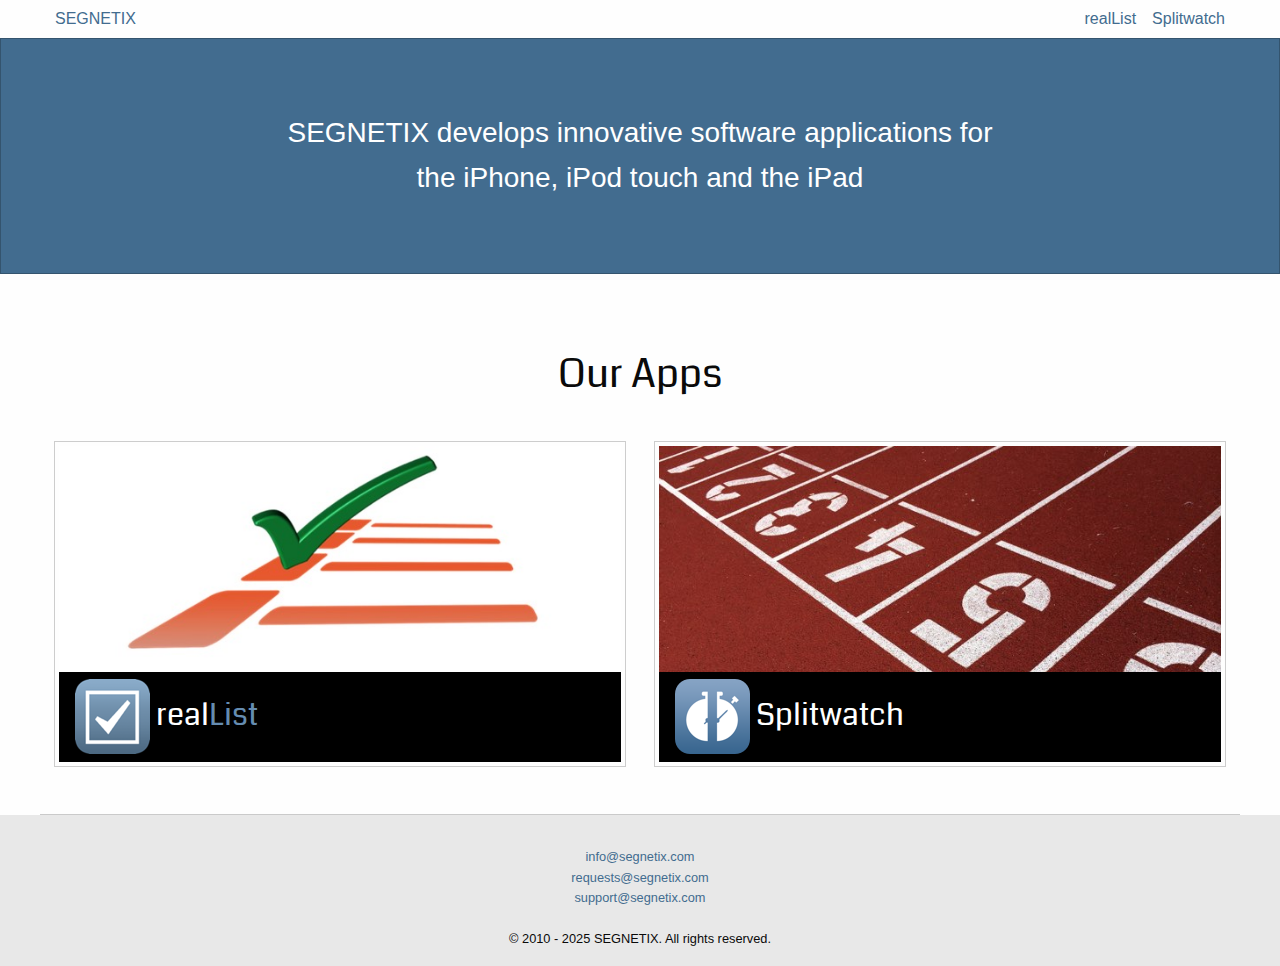
<file: index.html>
<!DOCTYPE html>
<html class="no-js" lang="en">

  <head>
  <meta charset="utf-8">
  <meta http-equiv="X-UA-Compatible" content="IE=edge">
  <meta name="viewport" content="width=device-width, initial-scale=1">

  <title>SEGNETIX</title>
  <meta name="description" content="Segnetix develops innovative software applications for the iPhone and the iPad
">
  <meta name="keywords" content="">

  <link href='https://fonts.googleapis.com/css?family=Overlock:400,700|Buda:300|Share:400,700|Coda' rel='stylesheet' type='text/css'>
  <link rel="stylesheet" href="./css/foundation.css">
  <link rel="stylesheet" href="./css/foundation-icons/foundation-icons.css">
  <link rel="stylesheet" href="./css/main.css">
<!--  <link rel="canonical" href="http://segnetix.com/"> -->
<!--  <link rel="alternate" type="application/rss+xml" title="SEGNETIX" href="http://segnetix.com/feed.xml"> -->
</head>


  <body>

    <header class="site-header">
  <div class="row">
    <div class="large-12 columns">

      <div class="wrapper">

        <nav class="site-nav">
          <div class="title-bar" data-responsive-toggle="navigation" data-hide-for="medium">
            <a class="site-title" href="./">SEGNETIX</a>
            <button class="menu-icon dark float-right" type="button" data-toggle></button>
            <div class="title-bar-title float-right">Menu</div>
          </div>
          <a class="site-title show-for-medium" href="./">SEGNETIX</a>
          <ul class="vertical medium-horizontal menu float-right" id="navigation">
            
              
              <li><a class="page-link" href="./reallist" title="realList">realList</a></li>
              
            
              
              <li><a class="page-link" href="./splitwatch" title="Splitwatch">Splitwatch</a></li>
              
            
              
            
              
            
              
            

          </ul>
        </nav>

      </div>

    </div>
  </div>
</header>


            <!-- Company Description -->
<div class="brand callout">
  <div class="row">
    <div class="small-12 large-8 large-offset-2 columns">
      <p class="home-description text-center">
        SEGNETIX develops innovative software applications for the iPhone, iPod touch and the iPad
      </p>
    </div>
  </div>
</div>

<!-- List of Apps -->
<div class="row app-list small-up-1 medium-up-2">
  <h2 class="text-center">Our Apps</h2>
  
    <div class="app-thumbnail column">
      <a class="thumbnail" href="./reallist" title="realList"><img src="./img/reallist/list_6.jpg"><h3><span><img src="./img/reallist/icon_75.png">   real<font color="#658CB1">List</font></span></h3></a>
    </div>
  
    <div class="app-thumbnail column">
      <a class="thumbnail" href="./splitwatch" title="Splitwatch"><img src="./img/splitwatch/track3.jpg"><h3><span><img src="./img/splitwatch/icon75x75.png">   Splitwatch</span></h3></a>
    </div>
  
</div>


    <hr>

<footer class="site-footer">
  <div class="row">
    <div class="small-12 columns">

      <ul class="text-center no-bullet"><small>
        <li><a href="mailto:info@segnetix.com">info@segnetix.com</a></li>
        <li><a href="mailto:requests@segnetix.com">requests@segnetix.com</a></li>
        <li><a href="mailto:support@segnetix.com">support@segnetix.com</a></li>
      </small></ul>

      <p class="text-center"><small>
        © 2010 - 2025 SEGNETIX. All rights reserved.
      </small></p>

    </div>
  </div>
</footer>


    <script src="./js/vendor/jquery.min.js"></script>
    <script src="./js/vendor/what-input.min.js"></script>
    <script src="./js/foundation.min.js"></script>
    <script src="./js/main.js"></script>

  </body>

</html>
</file>
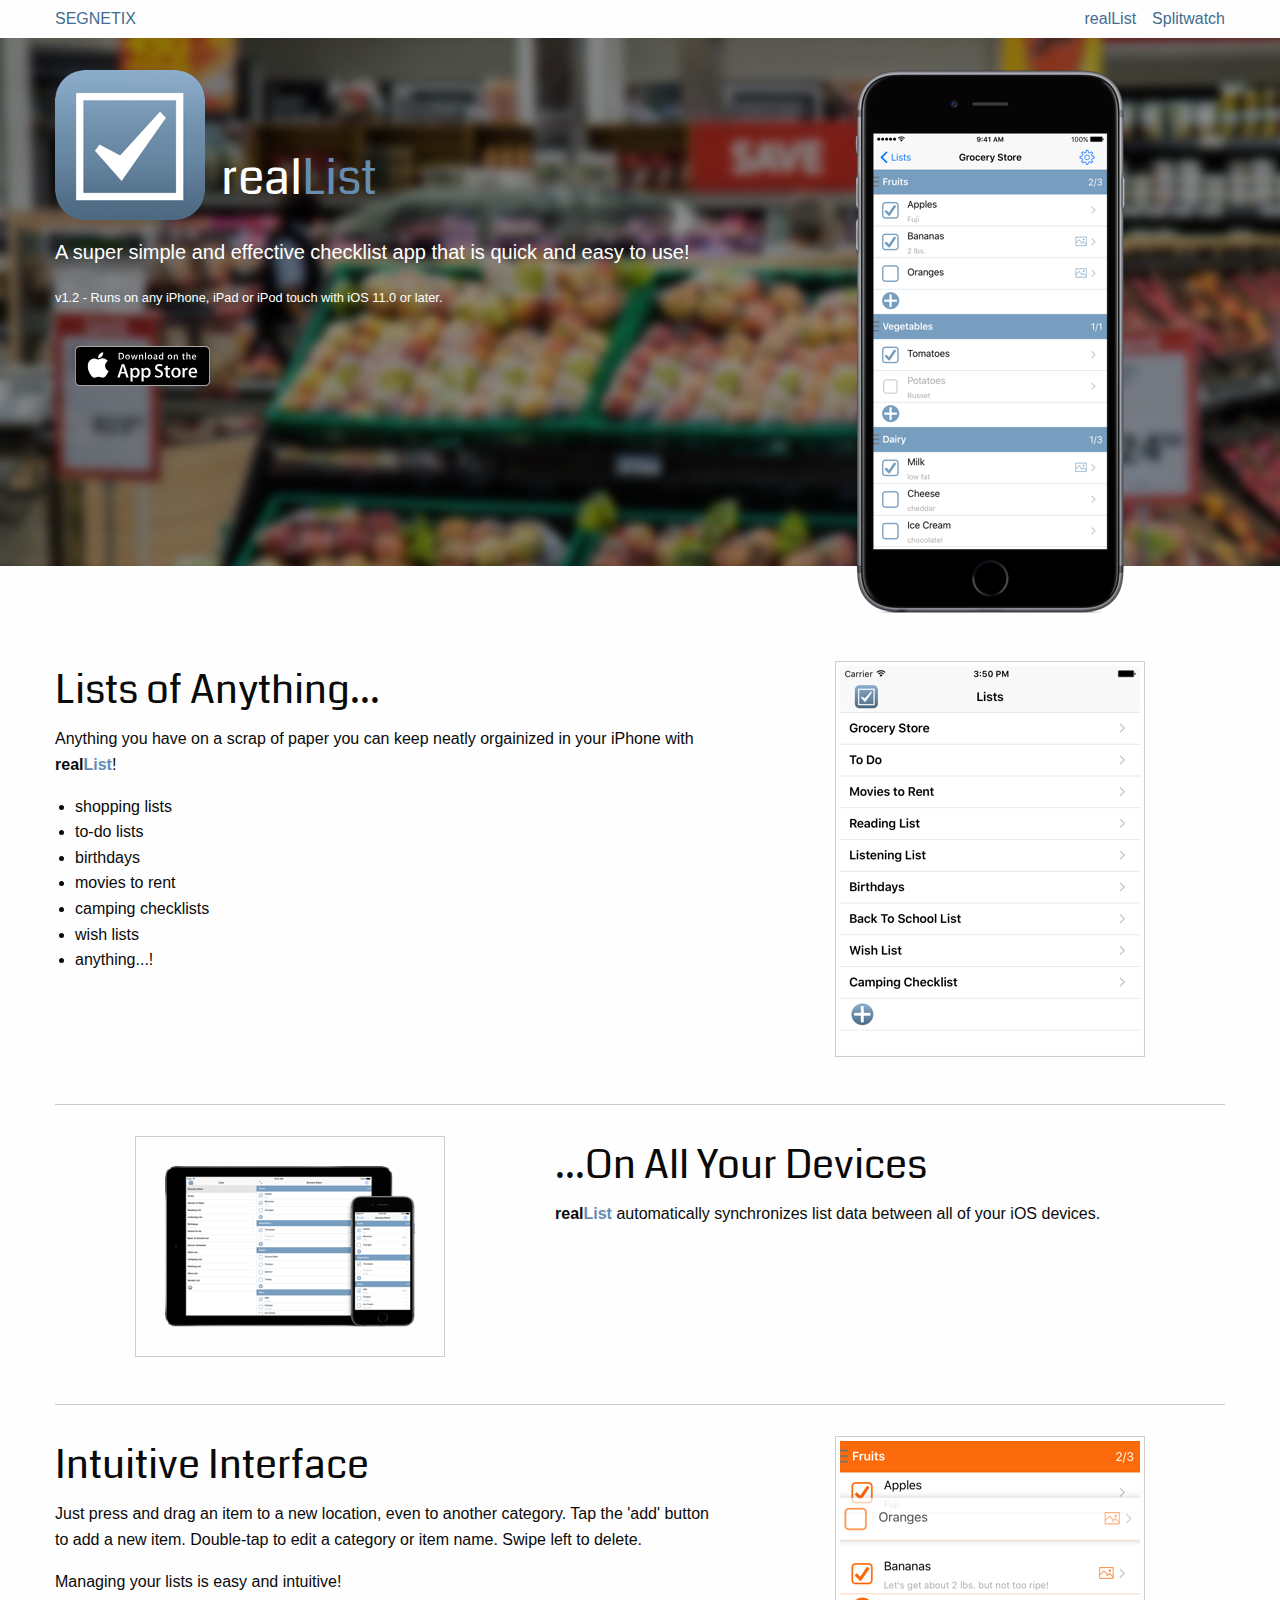
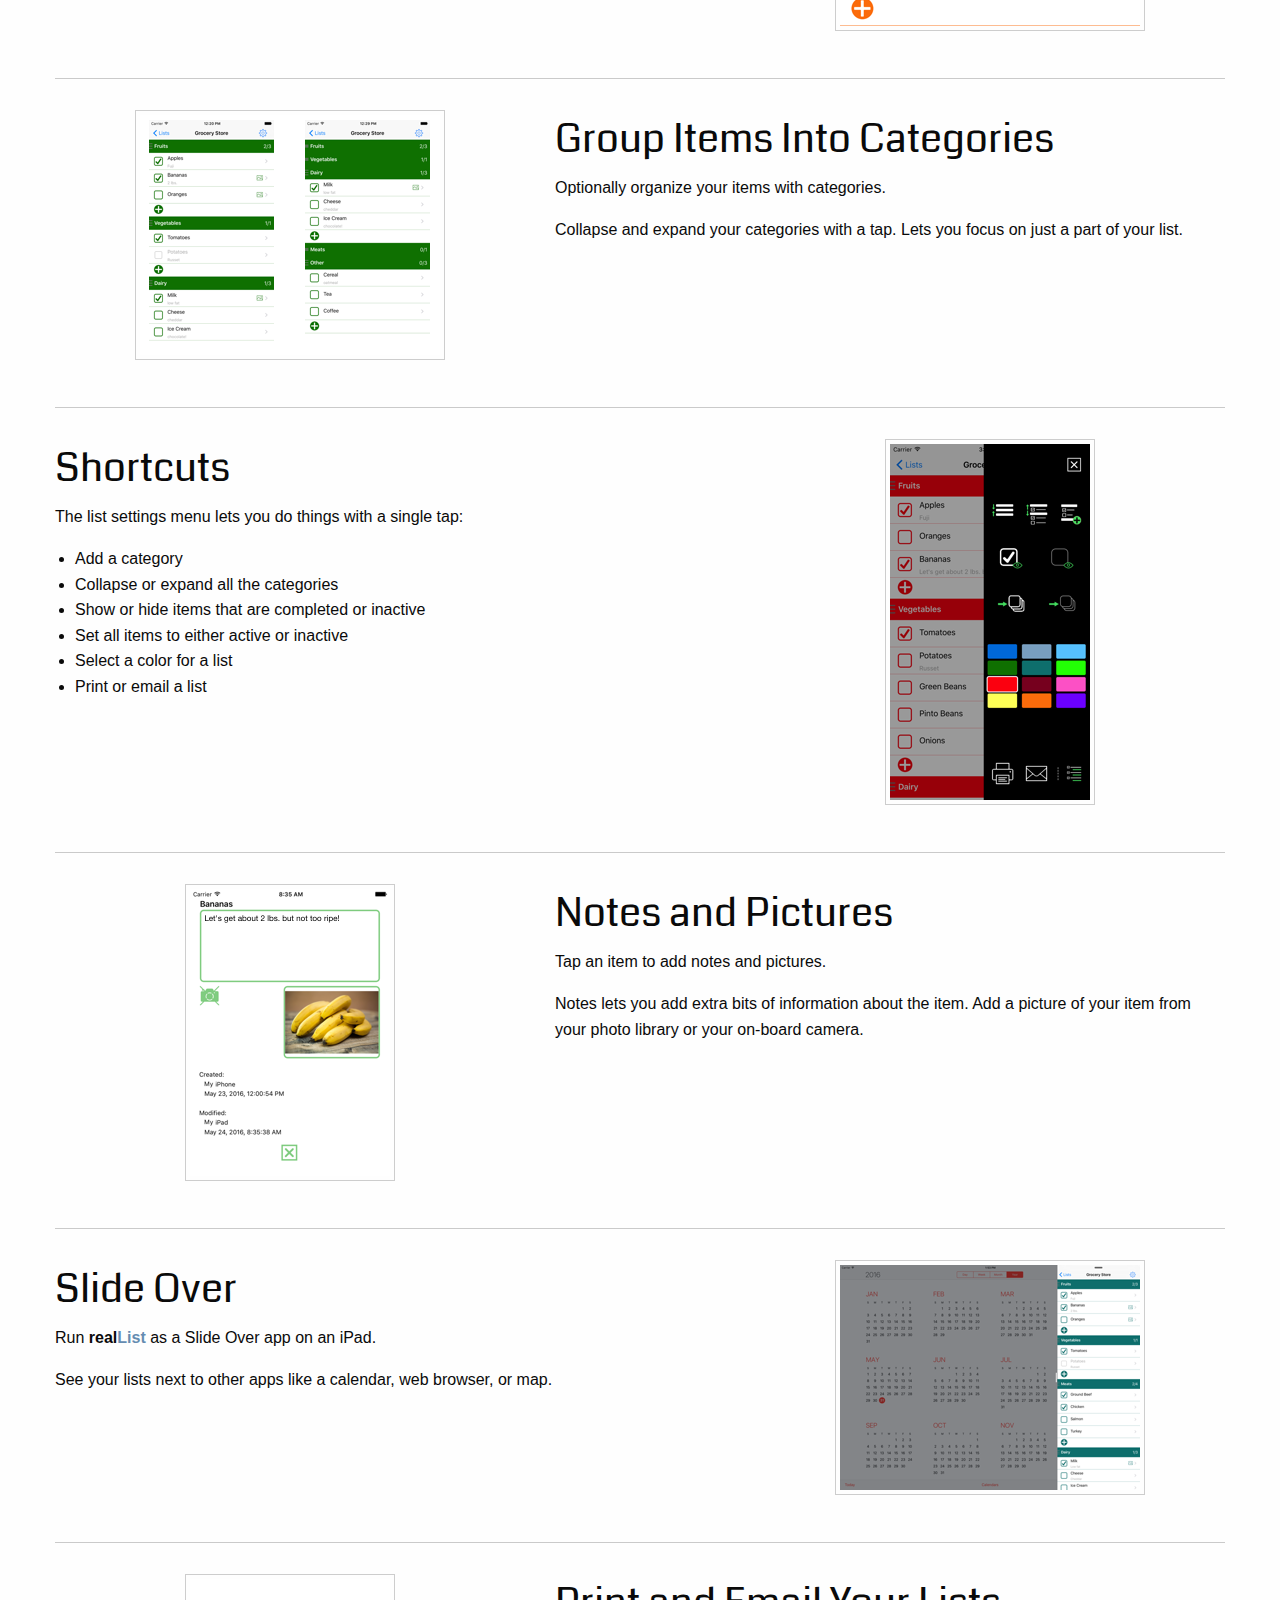
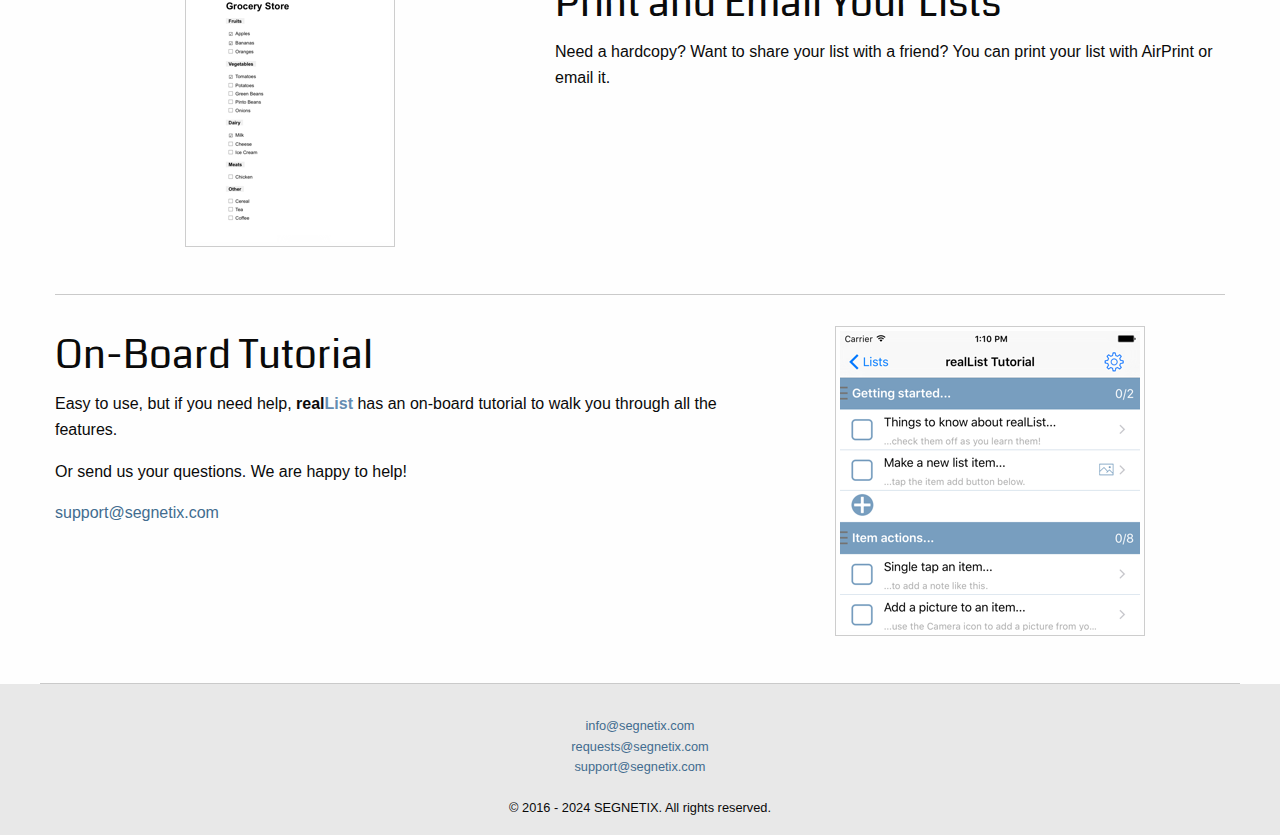
<file: reallist.html>
<!DOCTYPE html>
<html class="no-js" lang="en">

  <head>
  <meta charset="utf-8">
  <meta http-equiv="X-UA-Compatible" content="IE=edge">
  <meta name="viewport" content="width=device-width, initial-scale=1">

  <title>realList</title>
  <meta name="description" content="">
  <meta name="keywords" content="segnetix, list, checklist, app, to do, shopping, errand, iOS, iPhone, iPad, iPod touch">

  <link href='https://fonts.googleapis.com/css?family=Overlock:400,700|Buda:300|Share:400,700|Coda' rel='stylesheet' type='text/css'>
  <link rel="stylesheet" href="./css/foundation.css">
  <link rel="stylesheet" href="./css/foundation-icons/foundation-icons.css">
  <link rel="stylesheet" href="./css/main.css">
<!--  <link rel="canonical" href="http://segnetix.com/reallist">
  <link rel="alternate" type="application/rss+xml" title="SEGNETIX" href="http://segnetix.com/feed.xml"> -->
</head>


  <body>

    <header class="site-header">
  <div class="row">
    <div class="large-12 columns">

      <div class="wrapper">

        <nav class="site-nav">
          <div class="title-bar" data-responsive-toggle="navigation" data-hide-for="medium">
            <a class="site-title" href="./index">SEGNETIX</a>
            <button class="menu-icon dark float-right" type="button" data-toggle></button>
            <div class="title-bar-title float-right">Menu</div>
          </div>
          <a class="site-title show-for-medium" href="./index">SEGNETIX</a>
          <ul class="vertical medium-horizontal menu float-right" id="navigation">
            
              
              <li><a class="page-link" href="./" title="realList">realList</a></li>
              
            
              
              <li><a class="page-link" href="./splitwatch" title="Splitwatch">Splitwatch</a></li>
              
            
            
              
            
              
            
              
            

          </ul>
        </nav>

      </div>

    </div>
  </div>
</header>


              <div class="app-content">
    <!-- COVER -->
<div class="cover" data-interchange="[img/reallist/shopping_600.jpg, small], [img/reallist/shopping_1024.jpg, medium], [img/reallist/shopping_1920.jpg, large]">

  <div class="row">

    <!-- Summary -->
    <div class="small-12 medium-8 columns">
      <div class="media-object">
        <div class="media-object-section">
          <!-- Icon -->
          <img class="app-icon" data-interchange="[img/reallist/icon_75.png, small], [img/reallist/icon_100.png, medium], [img/reallist/icon_150.png, large]">
        </div>
        <div class="media-object-section bottom ">
          <!-- Name -->
          <!-- <h1><font size="12">real<font color="#37668F">List</font></font></h1> -->
          <h1><font size="12">real<font color="#658CB1">List</font></font></h1>
        </div>
      </div>
      <!-- Description -->
      <p class="lead">A super simple and effective checklist app that is quick and easy to use!
      </p>

      <div class="row">
        <div class="small-12 columns">
          <!-- Requirements -->
          <p>
            <small>
              v1.2 - Runs on any iPhone, iPad or iPod touch with iOS 11.0 or later.
            </small>
          </p>
        </div>
        <!-- App Store Badge -->
        <!-- <div class="small-12 columns">
        <p>Available mid-June 2016</p>
        </div> -->
        <div class="small-12 columns text-center">
            <a href="https://itunes.apple.com/us/app/reallist/id1103796163?ls=1&mt=8" target="_blank"><img class="apple-store-badge" src="img/Download_on_the_App_Store_Badge_US-UK_135x40.svg"></a>
        </div>
      </div>

    </div>

    <div class="small-12 medium-4 columns show-for-medium">
      <!-- Screenshot -->
      <img class="main-screenshot" data-open="main" src="img/reallist/realList_main_image_270.png">
      <div class="reveal" id="main" data-reveal>
        <img class="float-center" data-interchange="[img/reallist/realList_main_image_433.png, small],[img/reallist/realList_main_image_866.png, medium], [img/reallist/realList_main_image_866.png, large]">
        <button class="close-button" data-close aria-label="Close modal" type="button">
          <span aria-hidden="true">&times;</span>
        </button>
      </div>
    </div>

  </div>
</div>

<!-- NEW FEATURES -->

<!--
<div class="brand callout new-features">
  <div class="row">
    <div class="small-12 columns">
      <ul>
        <h3>New Features in v2.0</h3>
        <li><strong>New Interface</strong> - Completely redesigned for iOS 8 and fully compatible with iPhone 4s, iPhone 5, iPhone 5s, iPhone 6, iPhone 6 Plus, and iPod Touch (5th gen)!</li>
        <li><strong>Unlimited Multiwatches</strong> - Add as many watches as you want in Multiwatch mode.</li>
        <li><strong>Clear Timing Data</strong> - New function to clear all the timing data from the timing database.
      </ul>
    </div>
  </div>
</div>

<hr>
-->

<div class="row features">
  <div class="small-12 columns">

    <!-- FEATURE -->
    <div class="row feature">

      <!-- Screenshot -->
      <div class="small-12 medium-5 columns screenshot">
        <img class="float-center thumbnail" data-open="lists" src="img/reallist/lists_thumbnail_2.png">
        <div class="reveal" id="lists" data-reveal>
          <img class="float-center" data-interchange="[img/reallist/lists_400.png, small],[img/reallist/lists_600.png, medium], [img/reallist/lists_900.png, large]">
          <button class="close-button" data-close aria-label="Close modal" type="button">
            <span aria-hidden="true">&times;</span>
          </button>
        </div>
      </div>
      <!-- Description -->
      <div class="small-12 medium-7 columns">
        <h2>Lists of Anything...</h2>
        <p>
          Anything you have on a scrap of paper you can keep neatly orgainized in your iPhone with <strong>real<font color="#658CB1">List</font></strong>!
        </p>
        <p>
          <ul>
            <li>shopping lists</li>
            <li>to-do lists</li>
            <li>birthdays</li>
            <li>movies to rent</li>
            <li>camping checklists</li>
            <li>wish lists</li>
            <li>anything...!</li>
          </ul>
        </p>
      </div>
    </div>

    <hr>

    <!-- FEATURE -->
    <div class="row feature">

      <!-- Screenshot -->
      <div class="small-12 medium-5 columns screenshot">
        <img class="float-center thumbnail" data-open="all-your-devices" src="img/reallist/multi_device_thumbnail.png">
        <div class="reveal" id="all-your-devices" data-reveal>
          <img class="float-center" data-interchange="[img/reallist/multi_device_300.png, small],[img/reallist/multi_device_600.png, medium], [img/reallist/multi_device_900.png, large]">
          <button class="close-button" data-close aria-label="Close modal" type="button">
            <span aria-hidden="true">&times;</span>
          </button>
        </div>
      </div>
      <!-- Description -->
      <div class="small-12 medium-7 columns">
        <h2>...On All Your Devices</h2>
        <p>
          <strong>real<font color="#658CB1">List</font></strong> automatically synchronizes list data between all of your iOS devices.
        </p>
      </div>
    </div>

    <hr>

    <!-- FEATURE -->
    <div class="row feature">

      <!-- Screenshot -->
      <div class="small-12 medium-5 columns screenshot">
        <img class="float-center thumbnail" data-open="move-item" src="img/reallist/move_item_thumbnail.png">
        <div class="reveal" id="move-item" data-reveal>
          <img class="float-center" data-interchange="[img/reallist/move_item_400.png, small], [img/reallist/move_item_600.png, medium], [img/reallist/move_item_800.png, large]">
          <button class="close-button" data-close aria-label="Close modal" type="button">
            <span aria-hidden="true">&times;</span>
          </button>
        </div>
      </div>
      <!-- Description -->
      <div class="small-12 medium-7 columns">
        <h2>Intuitive Interface</h2>
        <p>
          Just press and drag an item to a new location, even to another category.  Tap the 'add' button to add a new item.  Double-tap to edit a category or item name.  Swipe left to delete.
        </p>
        <p>
          Managing your lists is easy and intuitive!
        </p>
      </div>
    </div>

    <hr>

    <!-- FEATURE -->
    <div class="row feature">

      <!-- Screenshot -->
      <div class="small-12 medium-5 columns screenshot">
        <img class="float-center thumbnail" data-open="categories" src="img/reallist/categories_thumbnail.png">
        <div class="reveal" id="categories" data-reveal>
          <img class="float-center" data-interchange="[img/reallist/categories_300.png, small], [img/reallist/categories_600.png, large]">
          <button class="close-button" data-close aria-label="Close modal" type="button">
            <span aria-hidden="true">&times;</span>
          </button>
        </div>
      </div>
      <!-- Description -->
      <div class="small-12 medium-7 columns">
        <h2>Group Items Into Categories</h2>
        <p>
          Optionally organize your items with categories.
        </p>
        <p>
          Collapse and expand your categories with a tap.  Lets you focus on just a part of your list.
        </p>
      </div>
    </div>

    <hr>

    <!-- FEATURE -->
    <div class="row feature">

      <!-- Screenshot -->
      <div class="small-12 medium-5 columns screenshot">
        <img class="float-center thumbnail" data-open="shortcuts" src="img/reallist/shortcuts_thumbnail.png">
        <div class="reveal" id="shortcuts" data-reveal>
          <img class="float-center" data-interchange="[img/reallist/shortcuts_300.png, small], [img/reallist/shortcuts_600.png, large]">
          <button class="close-button" data-close aria-label="Close modal" type="button">
            <span aria-hidden="true">&times;</span>
          </button>
        </div>
      </div>
      <!-- Description -->
      <div class="small-12 medium-7 columns">
        <h2>Shortcuts</h2>
        <p>
          The list settings menu lets you do things with a single tap:
        </p>
        <ul>
          <li>Add a category</li>
          <li>Collapse or expand all the categories</li>
          <li>Show or hide items that are completed or inactive</li>
          <li>Set all items to either active or inactive</li>
          <li>Select a color for a list</li>
          <li>Print or email a list</li>
        </ul>
      </div>
    </div>

    <hr>

    <!-- FEATURE -->
    <div class="row feature">

      <!-- Screenshot -->
      <div class="small-12 medium-5 columns screenshot">
        <img class="float-center thumbnail" data-open="notes-and-pictures" src="img/reallist/notes_and_pictures_thumbnail.png">
        <div class="reveal" id="notes-and-pictures" data-reveal>
          <img class="float-center" data-interchange="[img/reallist/notes_and_pictures_300.png, small], [img/reallist/notes_and_pictures_600.png, large]">
          <button class="close-button" data-close aria-label="Close modal" type="button">
            <span aria-hidden="true">&times;</span>
          </button>
        </div>
      </div>
      <!-- Description -->
      <div class="small-12 medium-7 columns">
        <h2>Notes and Pictures</h2>
        <p>
          Tap an item to add notes and pictures.
        </p>
        <p>
          Notes lets you add extra bits of information about the item.  Add a picture of your item from your photo library or your on-board camera.
        </p>
      </div>
    </div>

    <hr>

    <!-- FEATURE -->
    <div class="row feature">

      <!-- Screenshot -->
      <div class="small-12 medium-5 columns screenshot">
        <img class="float-center thumbnail" data-open="slide-over" src="img/reallist/slide_over_thumbnail.png">
        <div class="reveal" id="slide-over" data-reveal>
          <img class="float-center" data-interchange="[img/reallist/slide_over_300.png, small], [img/reallist/slide_over_600.png, medium], [img/reallist/slide_over_1000.png, large]">
          <button class="close-button" data-close aria-label="Close modal" type="button">
            <span aria-hidden="true">&times;</span>
          </button>
        </div>
      </div>
      <!-- Description -->
      <div class="small-12 medium-7 columns">
        <h2>Slide Over</h2>
        <p>
          Run <strong>real<font color="#658CB1">List</font></strong> as a Slide Over app on an iPad.
        </p>
        <p>
          See your lists next to other apps like a calendar, web browser, or map.
        </p>
      </div>
    </div>

    <hr>

    <!-- FEATURE -->
    <div class="row feature">

      <!-- Screenshot -->
      <div class="small-12 medium-5 columns screenshot">
        <img class="float-center thumbnail" data-open="print-and-email" src="img/reallist/print_and_email_thumbnail.png">
        <div class="reveal" id="print-and-email" data-reveal>
          <img class="float-center" data-interchange="[img/reallist/print_and_email_300.png, small], [img/reallist/print_and_email_600.png, large]">
          <button class="close-button" data-close aria-label="Close modal" type="button">
            <span aria-hidden="true">&times;</span>
          </button>
        </div>
      </div>
      <!-- Description -->
      <div class="small-12 medium-7 columns">
        <h2>Print and Email Your Lists</h2>
        <p>
          Need a hardcopy? Want to share your list with a friend? You can print your list with AirPrint or email it.
        </p>
      </div>
    </div>

    <hr>

    <!-- FEATURE -->
    <div class="row feature">

      <!-- Screenshot -->
      <div class="small-12 medium-5 columns screenshot">
        <img class="float-center thumbnail" data-open="tutorial" src="img/reallist/tutorial_thumbnail.png">
        <div class="reveal" id="tutorial" data-reveal>
          <img class="float-center" data-interchange="[img/reallist/tutorial_300.png, small], [img/reallist/tutorial_600.png, large]">
          <button class="close-button" data-close aria-label="Close modal" type="button">
            <span aria-hidden="true">&times;</span>
          </button>
        </div>
      </div>
      <!-- Description -->
      <div class="small-12 medium-7 columns">
        <h2>On-Board Tutorial</h2>
        <p>
          Easy to use, but if you need help, <strong>real<font color="#658CB1">List</font></strong> has an on-board tutorial to walk you through all the features.
        </p>
        <p>
          Or send us your questions.  We are happy to help!
        </p>
        <p>
          <a href="mailto:support@segnetix.com">support@segnetix.com</a>
        </p>
      </div>
    </div>


  </div>
</div>

  </div>


    <hr>

<footer class="site-footer">
  <div class="row">
    <div class="small-12 columns">

      <ul class="text-center no-bullet"><small>
        <li><a href="mailto:info@segnetix.com">info@segnetix.com</a></li>
        <li><a href="mailto:requests@segnetix.com">requests@segnetix.com</a></li>
        <li><a href="mailto:support@segnetix.com">support@segnetix.com</a></li>
      </small></ul>

      <p class="text-center"><small>
        © 2016 - 2024 SEGNETIX. All rights reserved.
      </small></p>

    </div>
  </div>
</footer>


    <script src="./js/vendor/jquery.min.js"></script>
    <script src="./js/vendor/what-input.min.js"></script>
    <script src="./js/foundation.min.js"></script>
    <script src="./js/main.js"></script>

  </body>

</html>
</file>
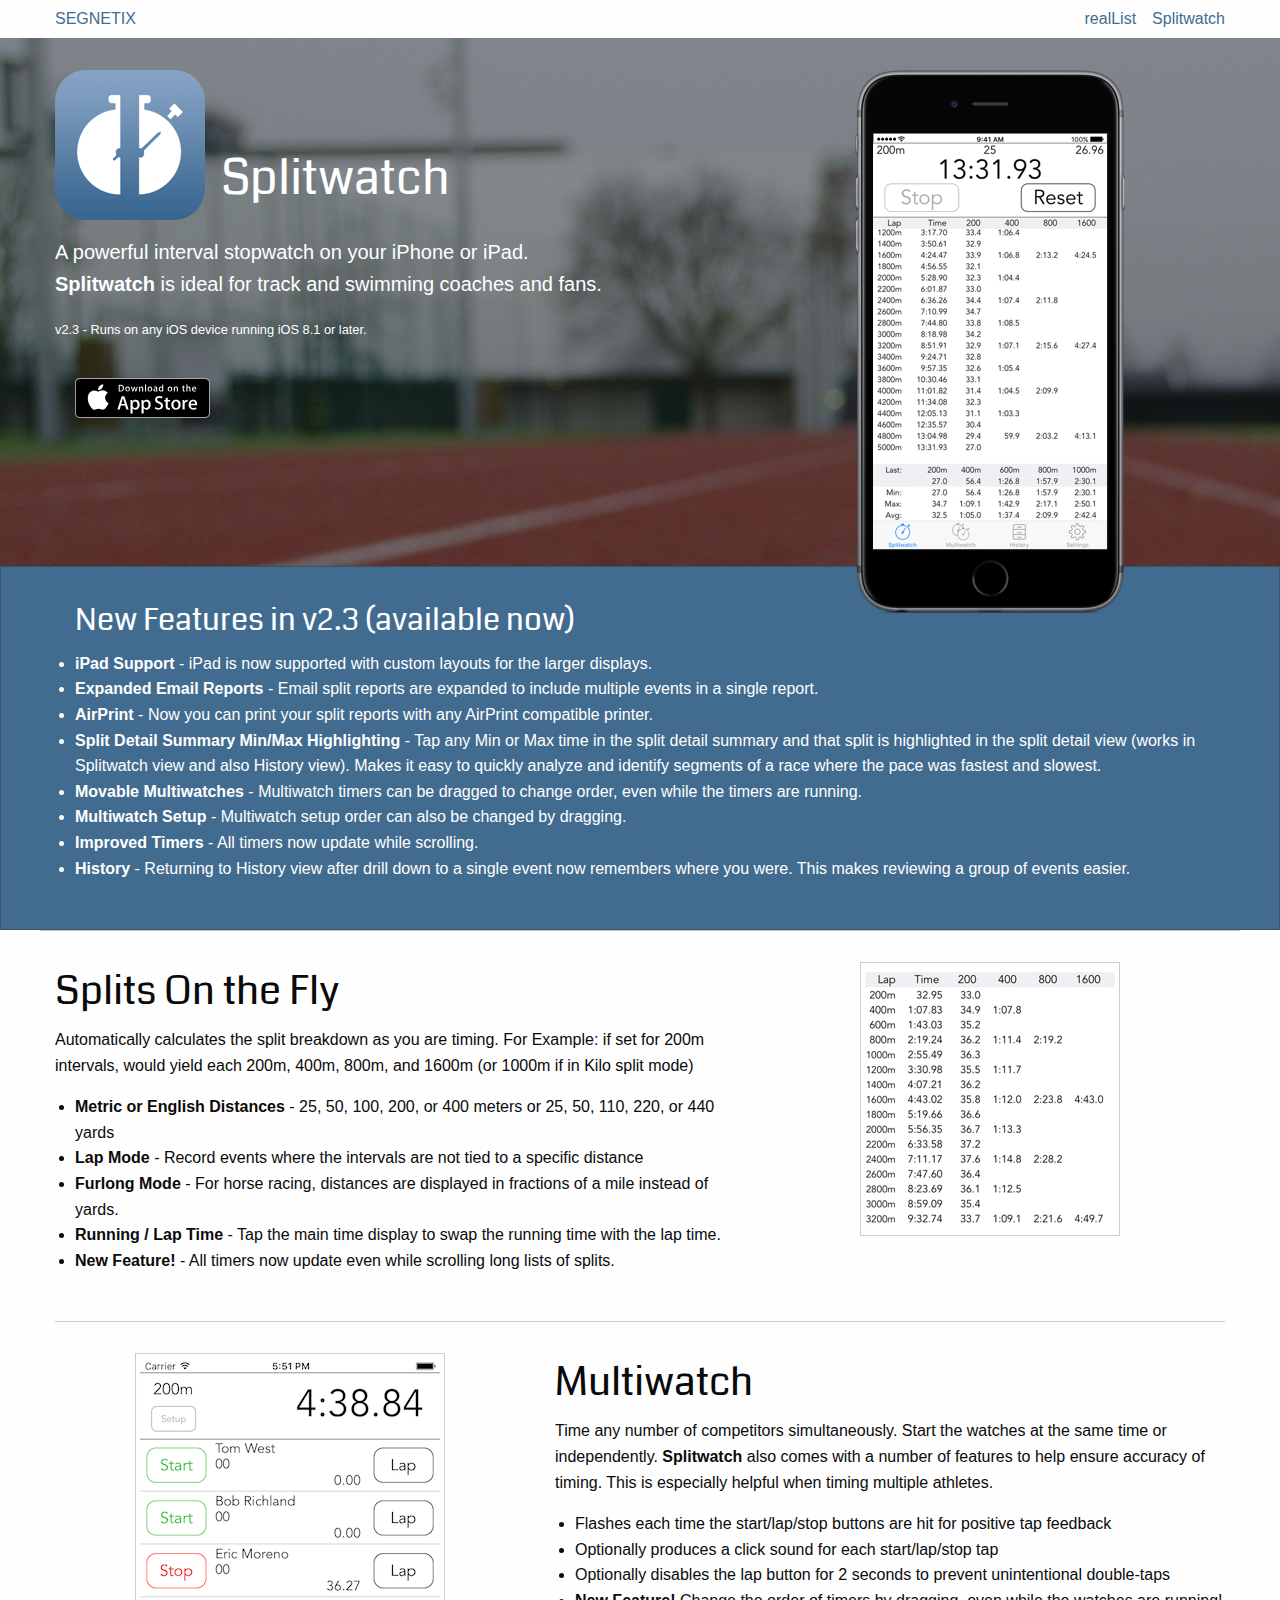
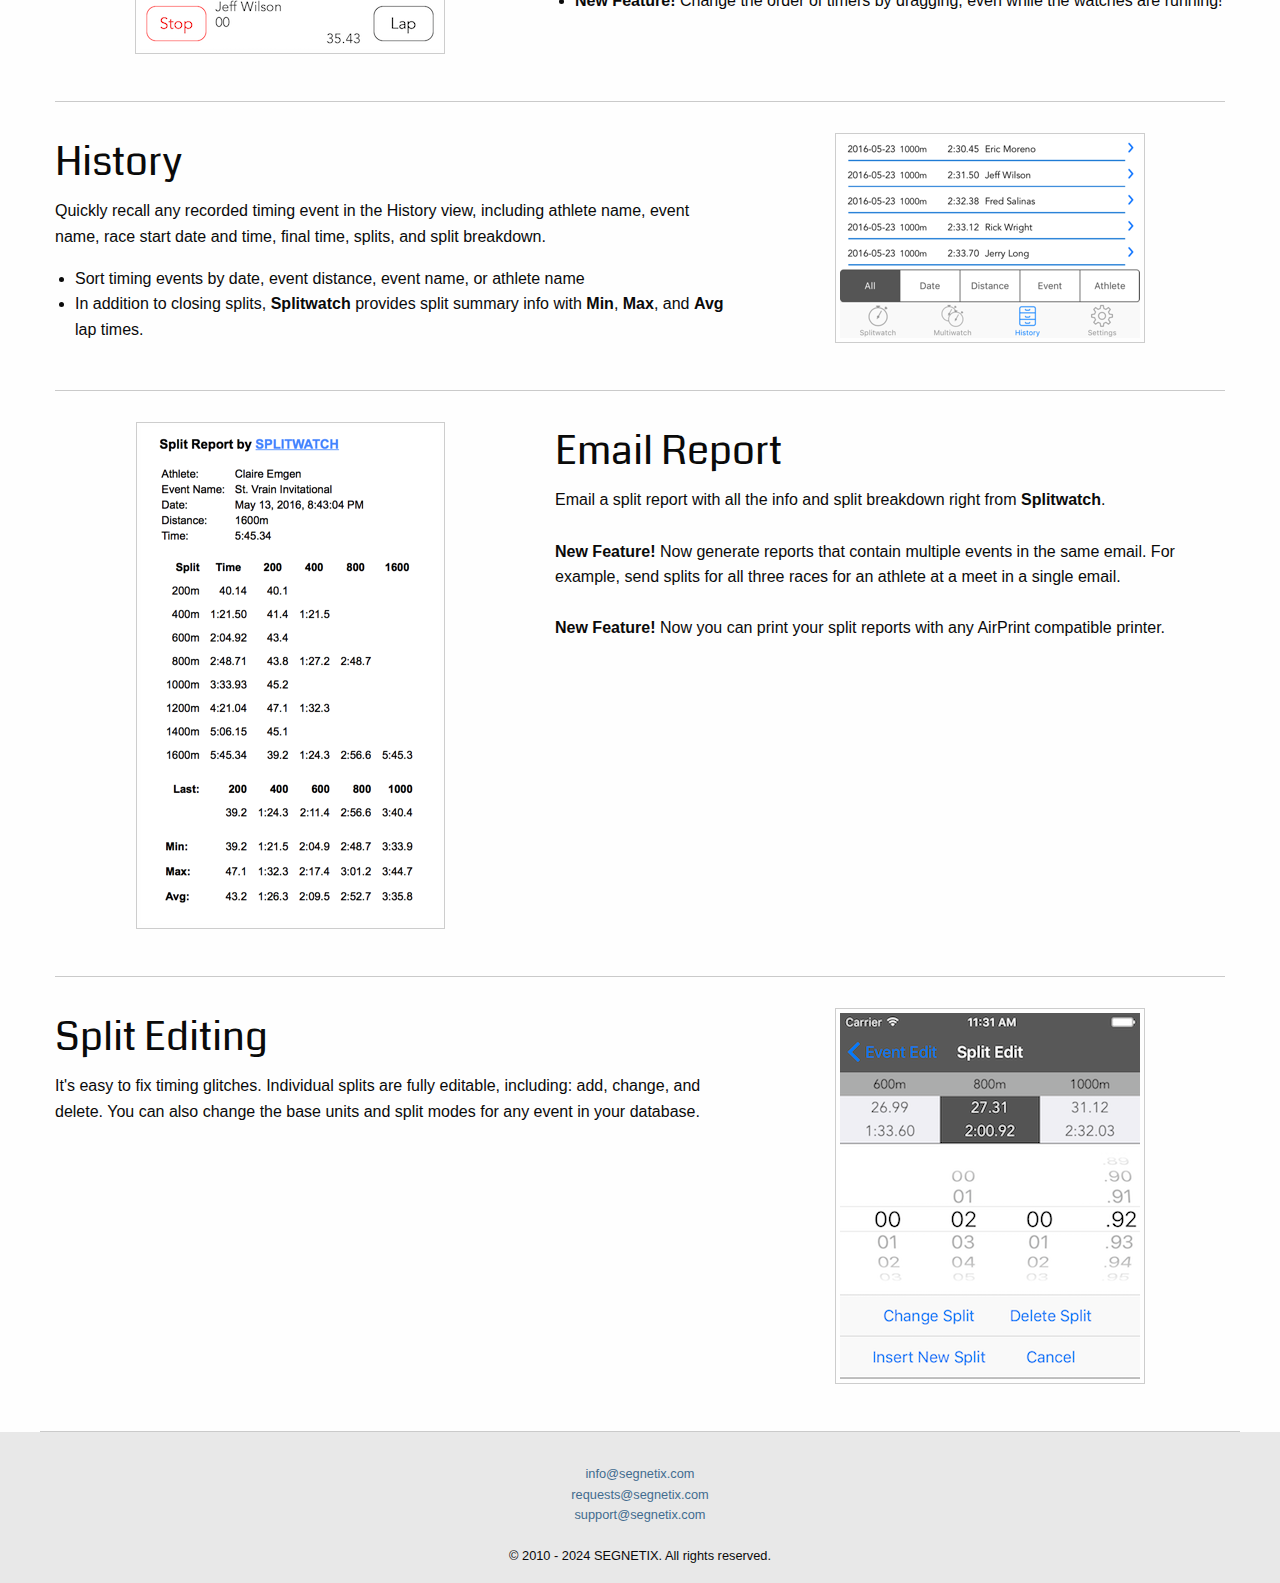
<file: splitwatch.html>
<!DOCTYPE html>
<html class="no-js" lang="en">

  <head>
  <meta charset="utf-8">
  <meta http-equiv="X-UA-Compatible" content="IE=edge">
  <meta name="viewport" content="width=device-width, initial-scale=1">

  <title>Splitwatch</title>
  <meta name="description" content="">
  <meta name="keywords" content="segnetix, splitwatch, track, athletics, swimming, horse racing, training, workout, stopwatch, timer, split, interval, lap, iphone, ipod touch, ipad, multiwatch, multiple stopwatch">

  <link href='https://fonts.googleapis.com/css?family=Overlock:400,700|Buda:300|Share:400,700|Coda' rel='stylesheet' type='text/css'>
  <link rel="stylesheet" href="./css/foundation.css">
  <link rel="stylesheet" href="./css/foundation-icons/foundation-icons.css">
  <link rel="stylesheet" href="./css/main.css">
<!--  <link rel="canonical" href="http://segnetix.com/splitwatch">
  <link rel="alternate" type="application/rss+xml" title="SEGNETIX" href="http://segnetix.com/feed.xml"> -->
</head>


  <body>

    <header class="site-header">
  <div class="row">
    <div class="large-12 columns">

      <div class="wrapper">

        <nav class="site-nav">
          <div class="title-bar" data-responsive-toggle="navigation" data-hide-for="medium">
            <a class="site-title" href="./index">SEGNETIX</a>
            <button class="menu-icon dark float-right" type="button" data-toggle></button>
            <div class="title-bar-title float-right">Menu</div>
          </div>
          <a class="site-title show-for-medium" href="./index">SEGNETIX</a>
          <ul class="vertical medium-horizontal menu float-right" id="navigation">
              
              <li><a class="page-link" href="./reallist" title="realList">realList</a></li>
              
              <li><a class="page-link" href="./" title="Splitwatch">Splitwatch</a></li>
         
          </ul>
        </nav>

      </div>

    </div>
  </div>
</header>


              <div class="app-content">
    <!-- COVER -->
<div class="cover" data-interchange="[img/splitwatch/track-600.jpg, small], [img/splitwatch/track-1024.jpg, medium], [img/splitwatch/track-1920.jpg, large]">

  <div class="row">

    <!-- Summary -->
    <div class="small-12 medium-8 columns">
      <div class="media-object">
        <div class="media-object-section">
          <!-- Icon -->
          <img class="app-icon" data-interchange="[img/splitwatch/icon75x75.png, small], [img/splitwatch/icon100x100.png, medium], [img/splitwatch/icon150x150.png, large]">
        </div>
        <div class="media-object-section bottom ">
          <!-- Name -->
          <h1>Splitwatch</h1>
        </div>
      </div>
      <!-- Description -->
      <p class="lead">A powerful interval stopwatch on your iPhone or iPad. <span class="show-for-medium"><br><strong>Splitwatch</strong> is ideal for track and swimming coaches and fans.</span>
      </p>

      <div class="row">
        <div class="small-12 columns">
          <!-- Requirements -->
          <p>
            <small>
              v2.3 - Runs on any iOS device running iOS 8.1 or later.
            </small>
          </p>
        </div>
        <!-- App Store Badge -->
        <div class="small-12 columns text-center">
            <a href="https://itunes.apple.com/us/app/splitwatch/id361007132?mt=8" target="_blank"><img class="apple-store-badge" src="img/Download_on_the_App_Store_Badge_US-UK_135x40.svg"></a>
        </div>
      </div>

    </div>

    <div class="small-12 medium-4 columns show-for-medium">
      <!-- Screenshot -->
      <img class="main-screenshot" data-open="main" src="img/splitwatch/splitwatch_main_270.png">
      <div class="reveal" id="main" data-reveal>
        <img class="float-center" data-interchange="[img/splitwatch/splitwatch_main_433.png, small],[img/splitwatch/splitwatch_main_866.png, medium], [img/splitwatch/splitwatch_main_866.png, large]">
        <button class="close-button" data-close aria-label="Close modal" type="button">
          <span aria-hidden="true">&times;</span>
        </button>
      </div>
    </div>

  </div>
</div>

<!-- NEW FEATURES -->
<div class="brand callout new-features">
  <div class="row">
    <div class="small-12 columns">
      <ul>
        <h3>New Features in v2.3 (available now)</h3>
        <li><strong>iPad Support</strong> - iPad is now supported with custom layouts for the larger displays.</li>
        <li><strong>Expanded Email Reports</strong> - Email split reports are expanded to include multiple events in a single report.</li>
        <li><strong>AirPrint</strong> - Now you can print your split reports with any AirPrint compatible printer.</li>
        <li><strong>Split Detail Summary Min/Max Highlighting</strong> - Tap any Min or Max time in the split detail summary and that split is highlighted in the split detail view (works in Splitwatch view and also History view).  Makes it easy to quickly analyze and identify segments of a race where the pace was fastest and slowest.</li>
        <li><strong>Movable Multiwatches</strong> - Multiwatch timers can be dragged to change order, even while the timers are running.
        <li><strong>Multiwatch Setup</strong> - Multiwatch setup order can also be changed by dragging.
        <li><strong>Improved Timers</strong> - All timers now update while scrolling.
        <li><strong>History</strong> - Returning to History view after drill down to a single event now remembers where you were.  This makes reviewing a group of events easier.
      </ul>
    </div>
  </div>
</div>

<hr>

<div class="row features">
  <div class="small-12 columns">

    <!-- FEATURE -->
    <div class="row feature">

      <!-- Screenshot -->
      <div class="small-12 medium-5 columns screenshot">
        <img class="float-center thumbnail" data-open="splits-on-the-fly" src="img/splitwatch/splits_thumbnail.png">
        <div class="reveal" id="splits-on-the-fly" data-reveal>
          <img class="float-center" data-interchange="[img/splitwatch/splits_250.png, small], [img/splitwatch/splits_437.png, medium], [img/splitwatch/splits_437.png, large]">
          <button class="close-button" data-close aria-label="Close modal" type="button">
            <span aria-hidden="true">&times;</span>
          </button>
        </div>
      </div>
      <!-- Description -->
      <div class="small-12 medium-7 columns">
        <h2>Splits On the Fly</h2>
        <p>
          Automatically calculates the split breakdown as you are timing. For Example: if set for 200m intervals, would yield each 200m, 400m, 800m, and 1600m (or 1000m if in Kilo split mode)
        </p>
          <ul>
            <li><strong>Metric or English Distances</strong> - 25, 50, 100, 200, or 400 meters or 25, 50, 110, 220, or 440 yards</li>
            <li><strong>Lap Mode</strong> - Record events where the intervals are not tied to a specific distance</li>
            <li><strong>Furlong Mode</strong> - For horse racing, distances are displayed in fractions of a mile instead of yards.</li>
            <li><strong>Running / Lap Time</strong> - Tap the main time display to swap the running time with the lap time.</li>
            <li><strong>New Feature!</strong> - All timers now update even while scrolling long lists of splits.</li>
          </ul>
      </div>
    </div>

    <hr>

    <!-- FEATURE -->
    <div class="row feature">

      <!-- Screenshot -->
      <div class="small-12 medium-5 columns screenshot">
        <img class="float-center thumbnail" data-open="multiwatch" src="img/splitwatch/multiwatch_thumbnail.png">
        <div class="reveal" id="multiwatch" data-reveal>
          <img class="float-center" data-interchange="[img/splitwatch/multiwatch_300.png, small], [img/splitwatch/multiwatch_600.png, medium], [img/splitwatch/multiwatch_600.png, large]">
          <button class="close-button" data-close aria-label="Close modal" type="button">
            <span aria-hidden="true">&times;</span>
          </button>
        </div>
      </div>
      <!-- Description -->
      <div class="small-12 medium-7 columns">
        <h2>Multiwatch</h2>
        <p>
          Time any number of competitors simultaneously. Start the watches at the same time or independently. <strong>Splitwatch</strong> also comes with a number of features to help ensure accuracy of timing. This is especially helpful when timing multiple athletes.
        </p>
        <ul>
          <li>Flashes each time the start/lap/stop buttons are hit for positive tap feedback</li>
          <li>Optionally produces a click sound for each start/lap/stop tap</li>
          <li>Optionally disables the lap button for 2 seconds to prevent unintentional double-taps</li>
          <li><strong>New Feature!</strong>  Change the order of timers by dragging, even while the watches are running!</li>
        </ul>
      </div>
    </div>

    <hr>

    <!-- FEATURE -->
    <div class="row feature">

      <!-- Screenshot -->
      <div class="small-12 medium-5 columns screenshot">
        <img class="float-center thumbnail" data-open="history" src="img/splitwatch/history_thumbnail.png" >
        <div class="reveal" id="history" data-reveal>
          <img class="float-center" data-interchange="[img/splitwatch/history_300.png, small], [img/splitwatch/history_600.png, large]">
          <button class="close-button" data-close aria-label="Close modal" type="button">
            <span aria-hidden="true">&times;</span>
          </button>
        </div>
      </div>
      <!-- Description -->
      <div class="small-12 medium-7 columns">
        <h2>History</h2>
        <p>
          Quickly recall any recorded timing event in the History view, including athlete name, event name, race start date and time, final time, splits, and split breakdown.
        </p>
        <ul>
          <li>Sort timing events by date, event distance, event name, or athlete name</li>
          <li>In addition to closing splits, <strong>Splitwatch</strong> provides split summary info with <strong>Min</strong>, <strong>Max</strong>, and <strong>Avg</strong> lap times.</li>
        </ul>
      </div>
    </div>

    <hr>

    <!-- FEATURE -->
    <div class="row feature">

      <!-- Screenshot -->
      <div class="small-12 medium-5 columns screenshot">
        <img class="float-center thumbnail" data-open="split-report" src="img/splitwatch/split_report_299.png" >
        <div class="reveal" id="split-report" data-reveal>
          <img class="float-center" data-interchange="[img/splitwatch/split_report_299.png, small], [img/splitwatch/split_report_598.png, medium], [img/splitwatch/split_report_598.png, large]">
          <button class="close-button" data-close aria-label="Close modal" type="button">
            <span aria-hidden="true">&times;</span>
          </button>
        </div>
      </div>
      <!-- Description -->
      <div class="small-12 medium-7 columns">
        <h2>Email Report</h2>
        <p>
          Email a split report with all the info and split breakdown right from <strong>Splitwatch</strong>.
          <br>
          <br><strong>New Feature!</strong>  Now generate reports that contain multiple events in the same email.  For example, send splits for all three races for an athlete at a meet in a single email.<br>
          <br><strong>New Feature!</strong>  Now you can print your split reports with any AirPrint compatible printer.
        </p>
      </div>
    </div>

    <hr>

    <!-- FEATURE -->
    <div class="row feature">

      <!-- Screenshot -->
      <div class="small-12 medium-5 columns screenshot">
        <img class="float-center thumbnail" data-open="split-edit" src="img/splitwatch/split_edit_thumbnail.png">
        <div class="reveal" id="split-edit" data-reveal>
          <img class="float-center" data-interchange="[img/splitwatch/split_edit_300.png, small], [img/splitwatch/split_edit_600.png, medium], [img/splitwatch/split_edit_600.png, large]">
          <button class="close-button" data-close aria-label="Close modal" type="button">
            <span aria-hidden="true">&times;</span>
          </button>
        </div>
      </div>
      <!-- Description -->
      <div class="small-12 medium-7 columns">
        <h2>Split Editing</h2>
        <p>
          It's easy to fix timing glitches. Individual splits are fully editable, including: add, change, and delete. You can also change the base units and split modes for any event in your database.
        </p>
      </div>
    </div>

  </div>
</div>

  </div>


    <hr>

<footer class="site-footer">
  <div class="row">
    <div class="small-12 columns">

      <ul class="text-center no-bullet"><small>
        <li><a href="mailto:info@segnetix.com">info@segnetix.com</a></li>
        <li><a href="mailto:requests@segnetix.com">requests@segnetix.com</a></li>
        <li><a href="mailto:support@segnetix.com">support@segnetix.com</a></li>
      </small></ul>

      <p class="text-center"><small>
        © 2010 - 2024 SEGNETIX. All rights reserved.
      </small></p>

    </div>
  </div>
</footer>


    <script src="./js/vendor/jquery.min.js"></script>
    <script src="./js/vendor/what-input.min.js"></script>
    <script src="./js/foundation.min.js"></script>
    <script src="./js/main.js"></script>

  </body>

</html>
</file>
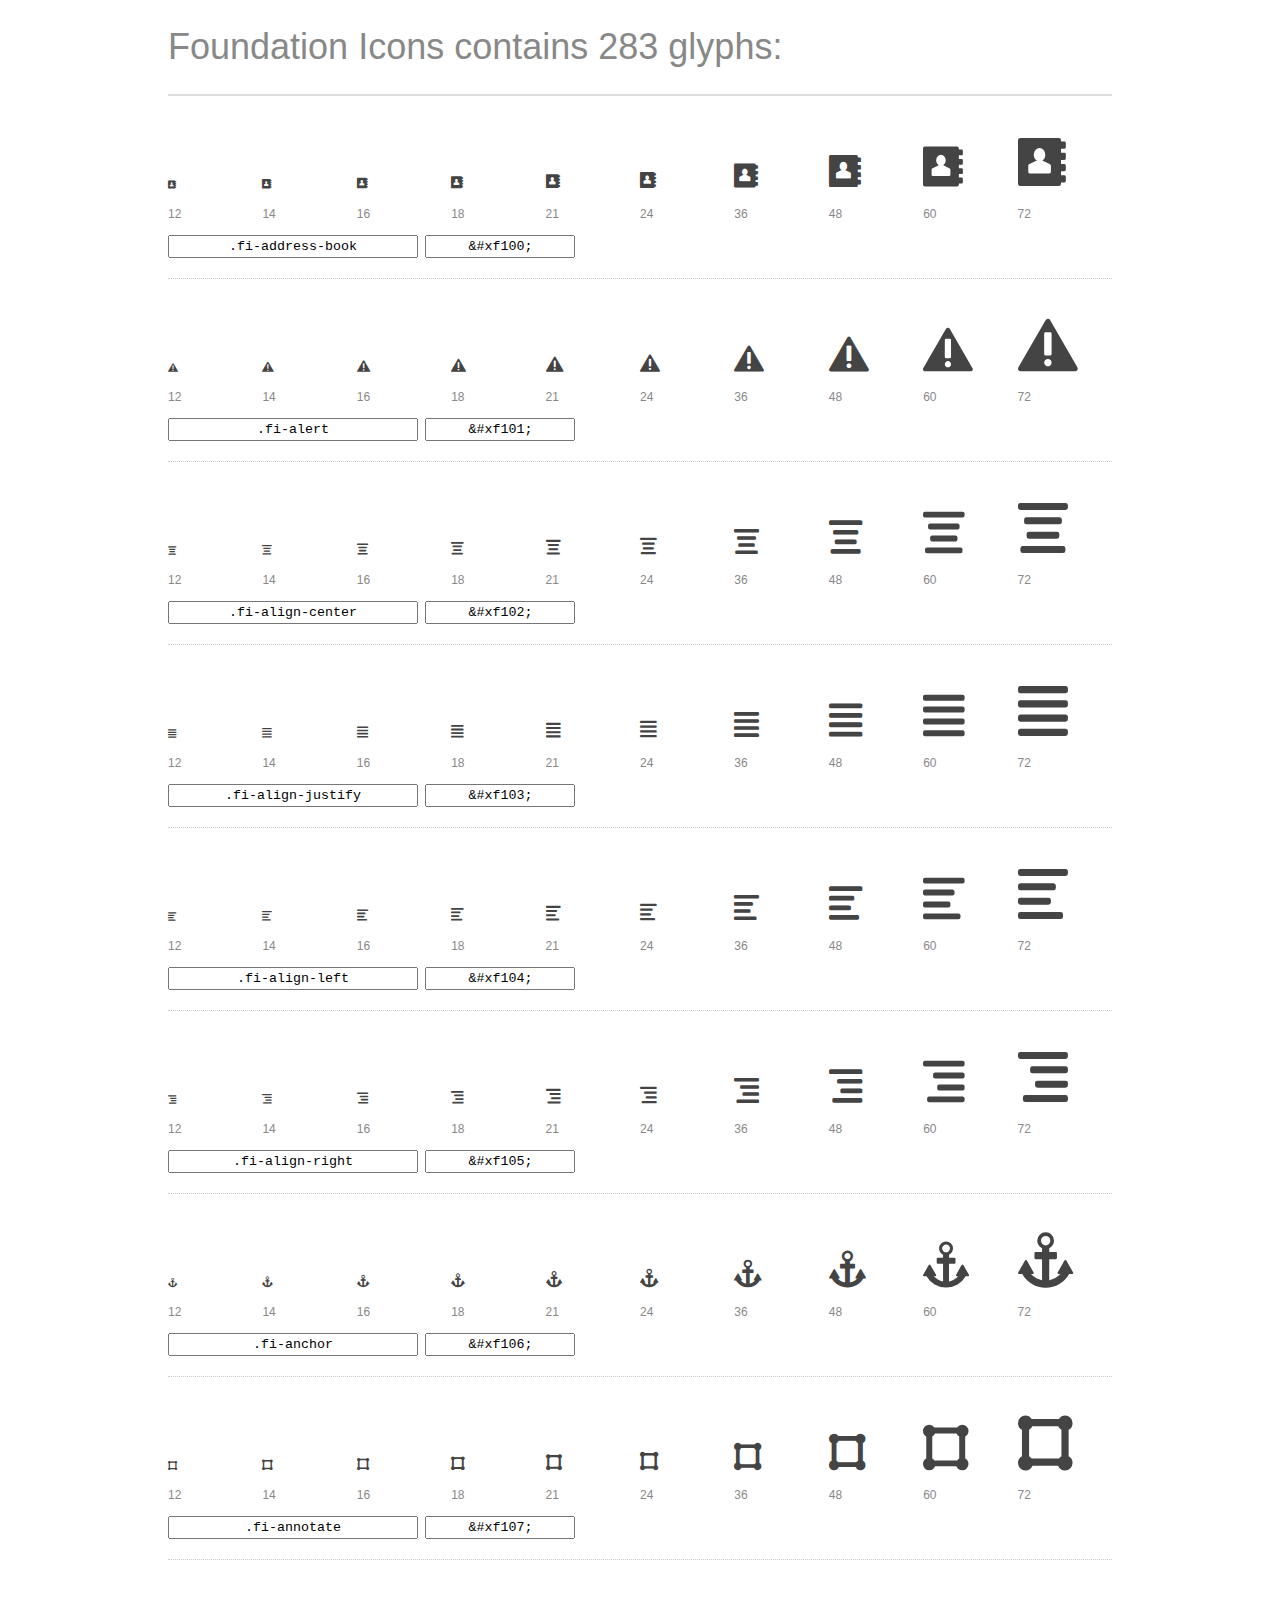
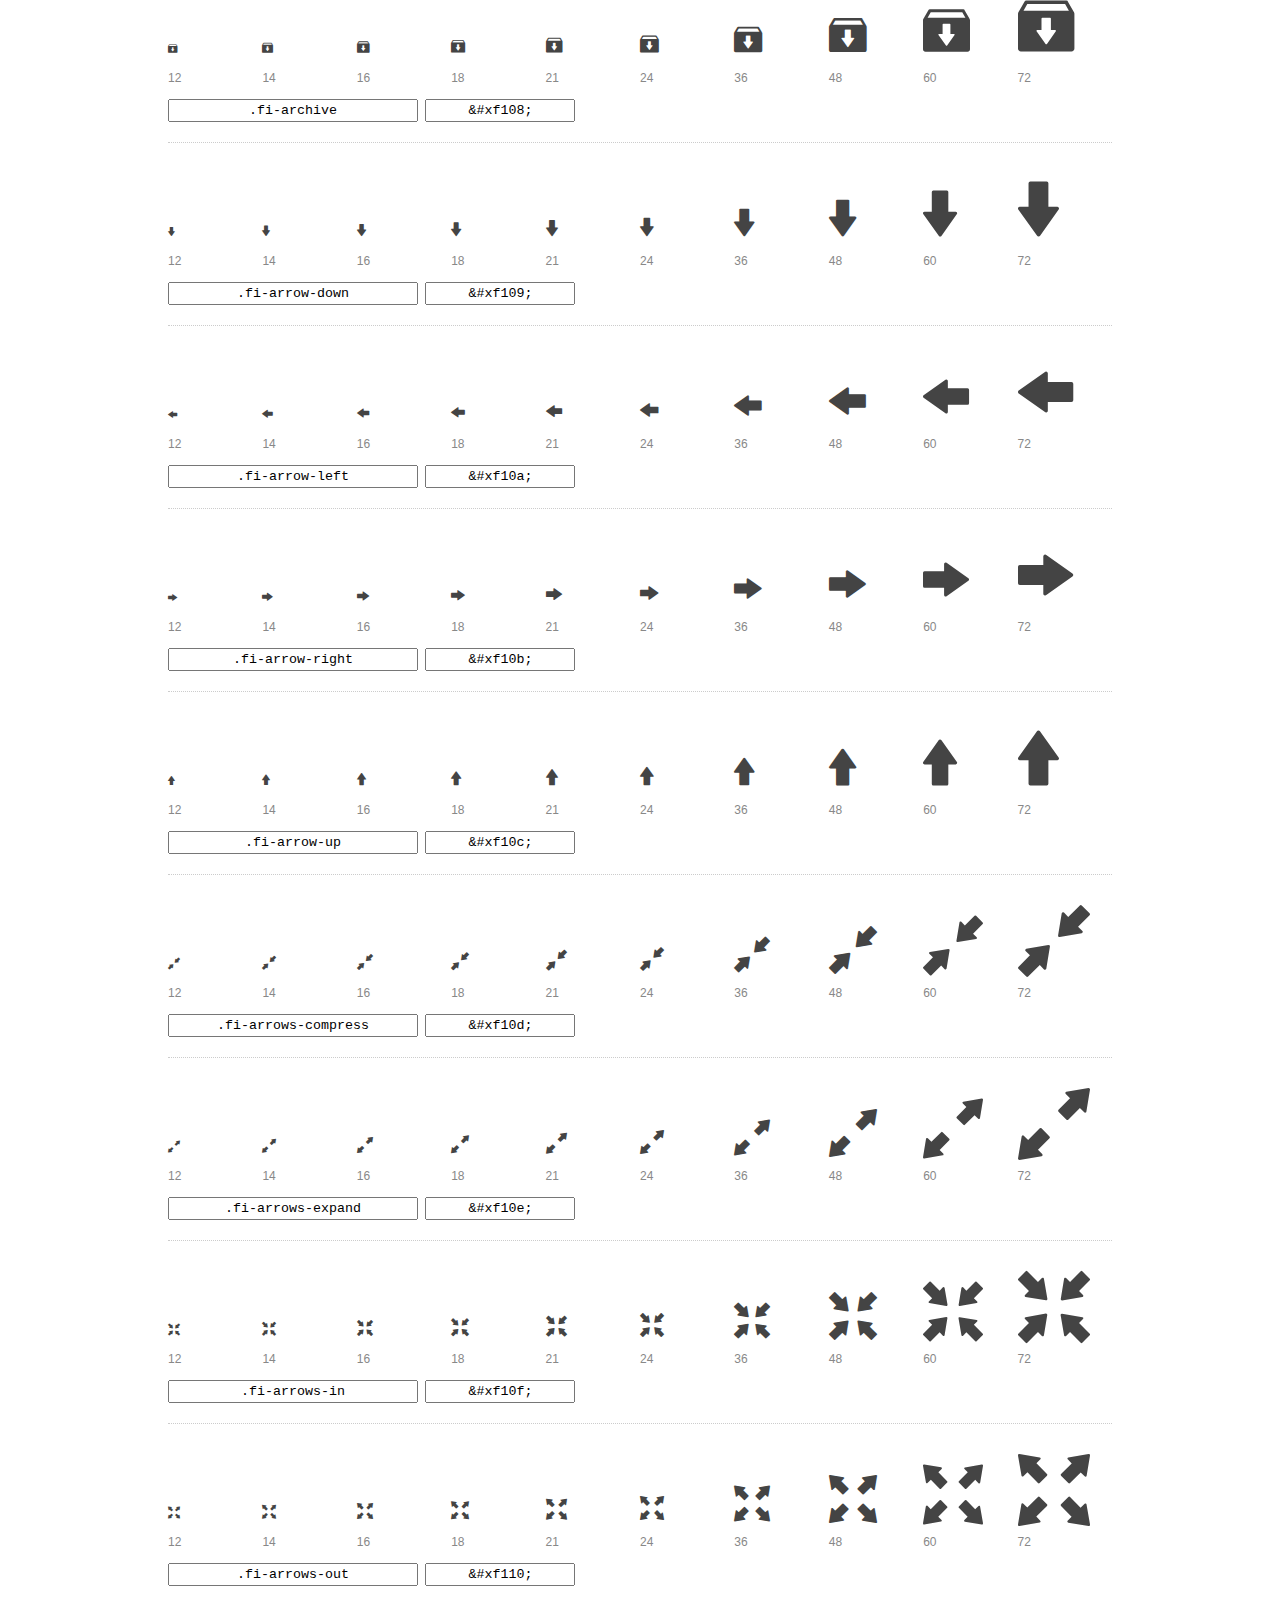
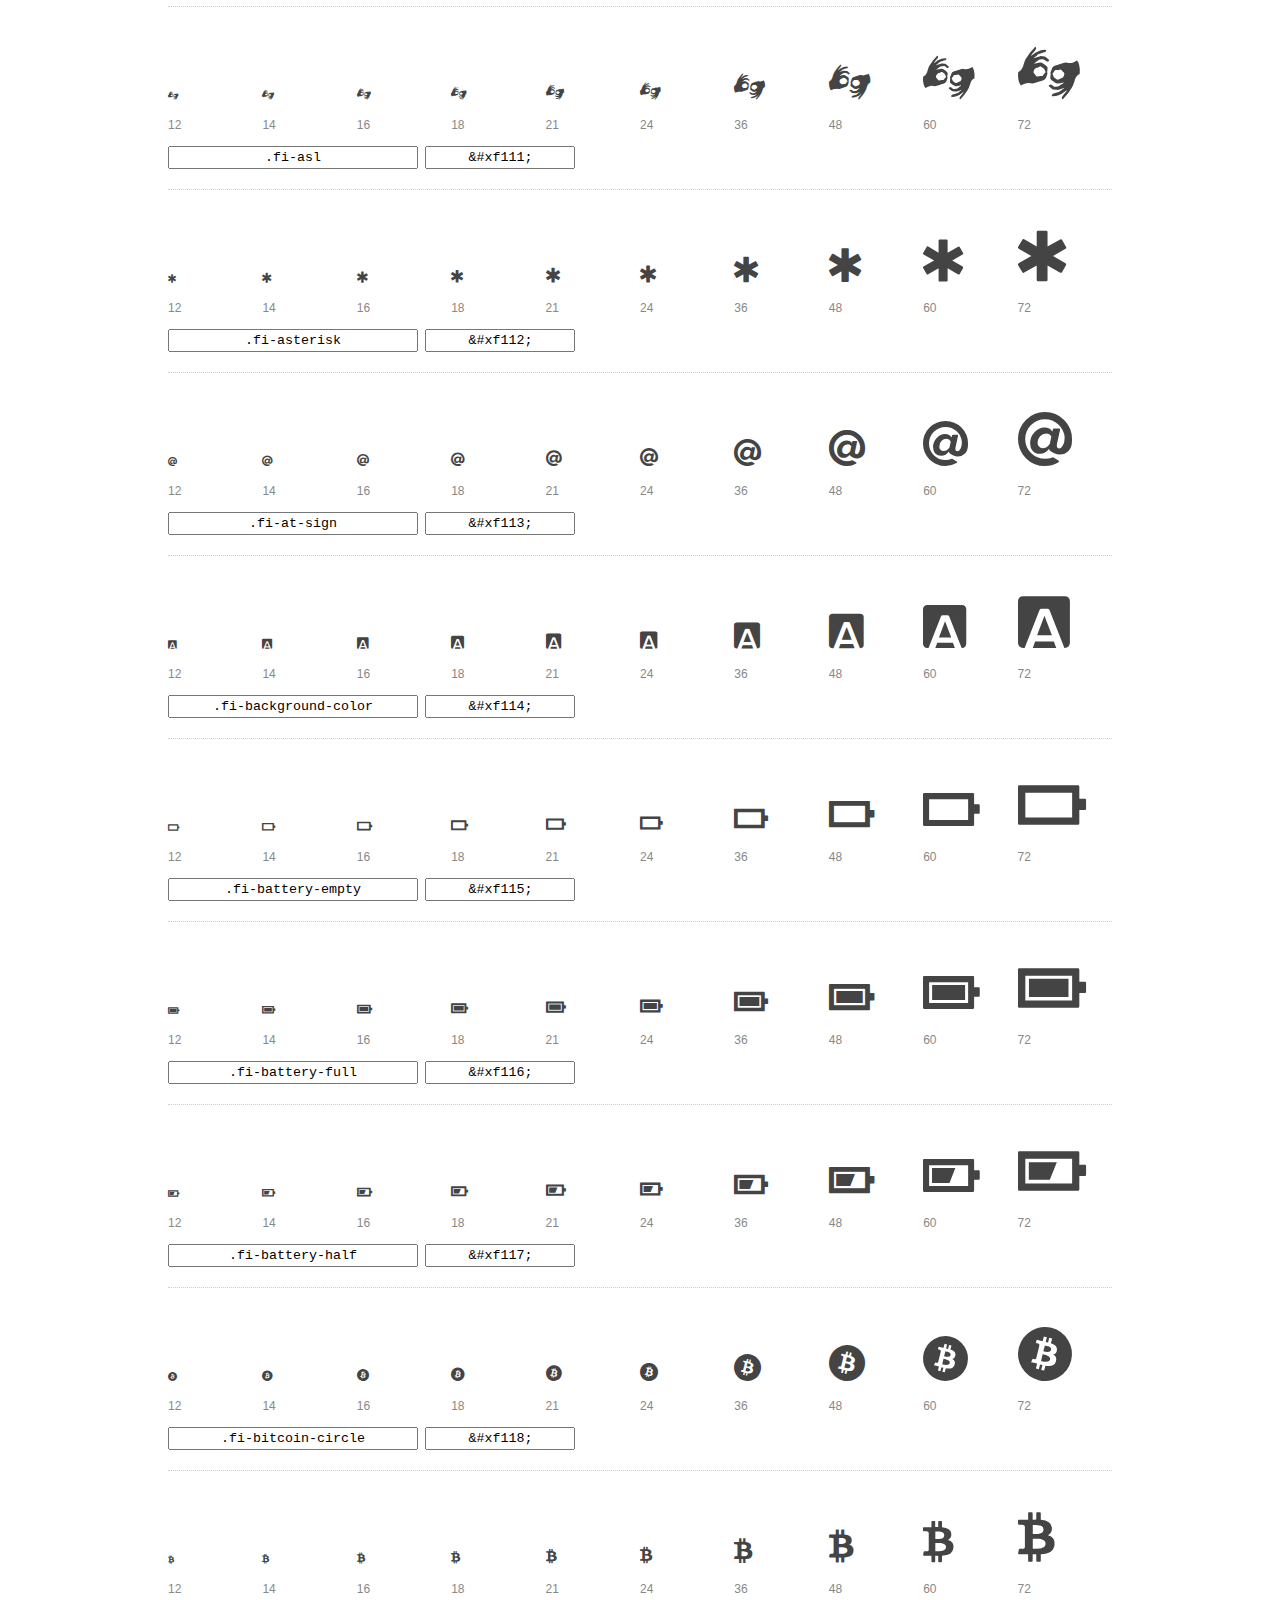
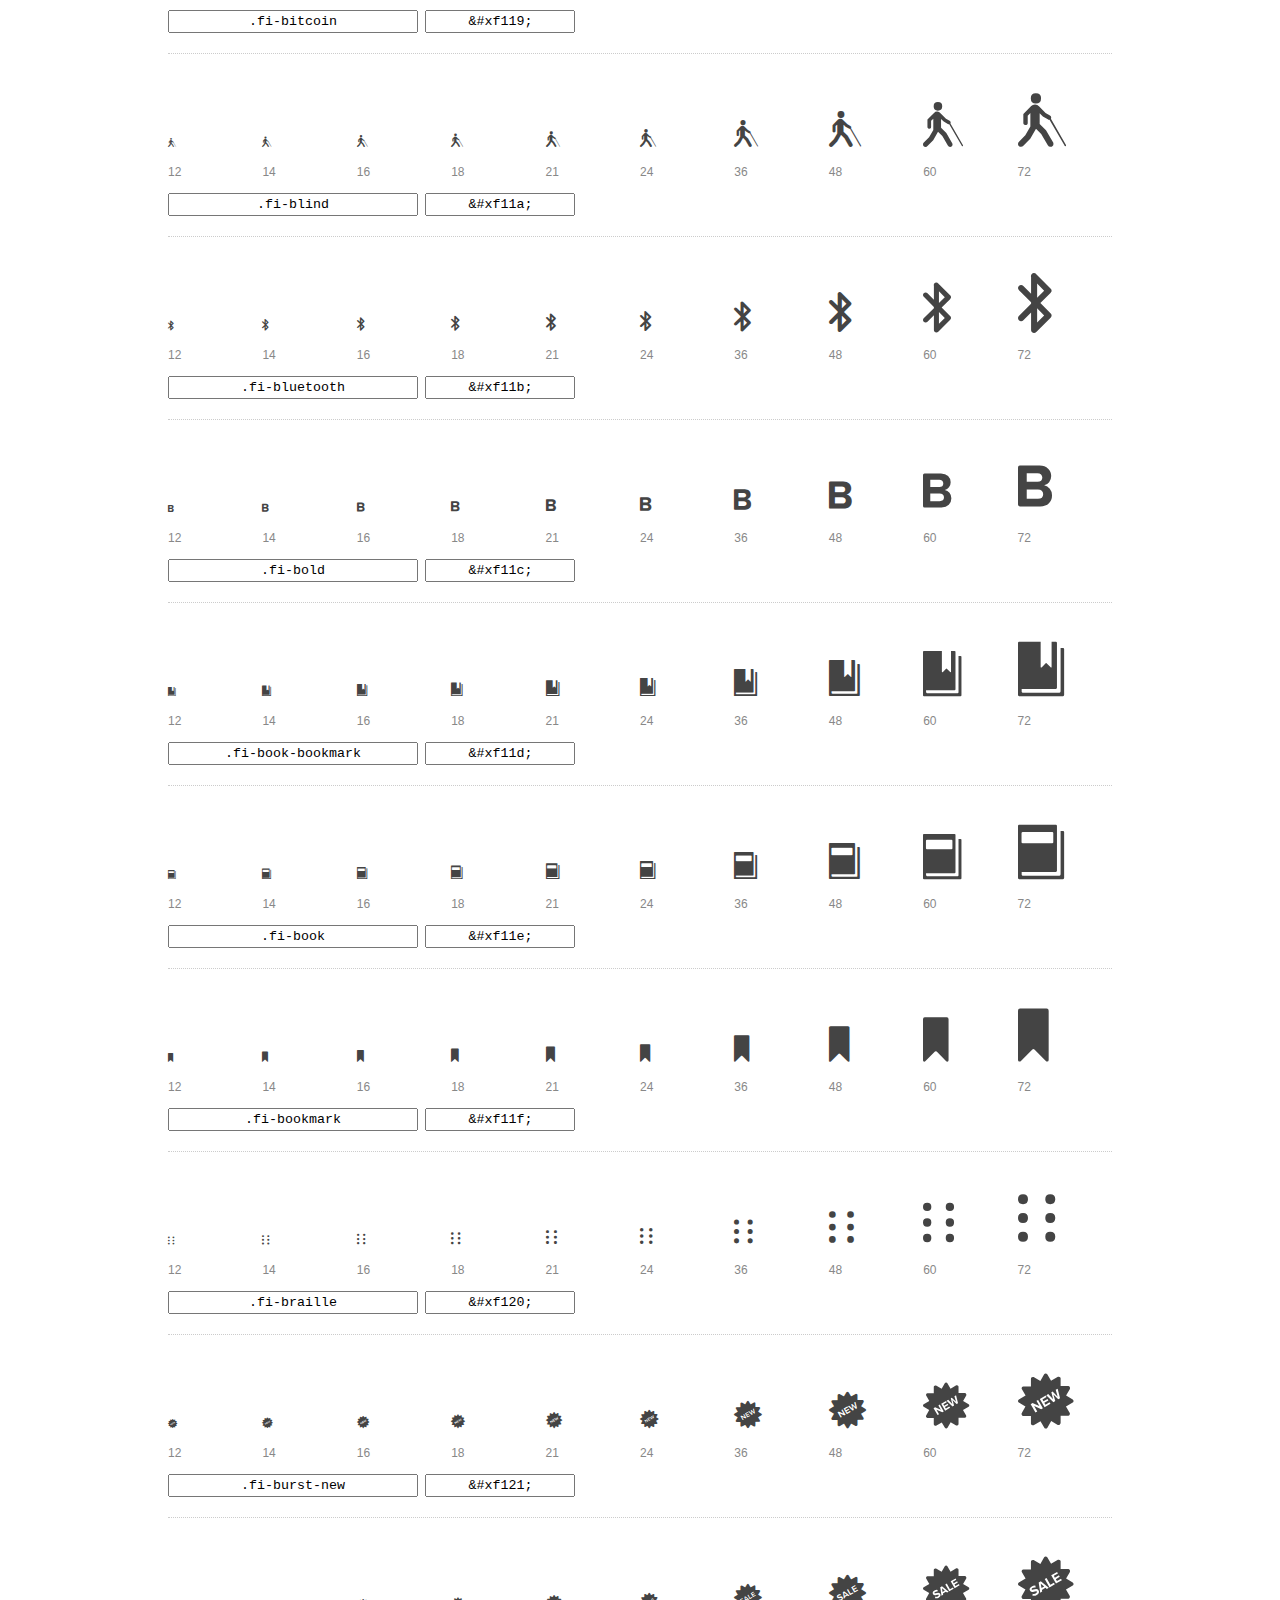
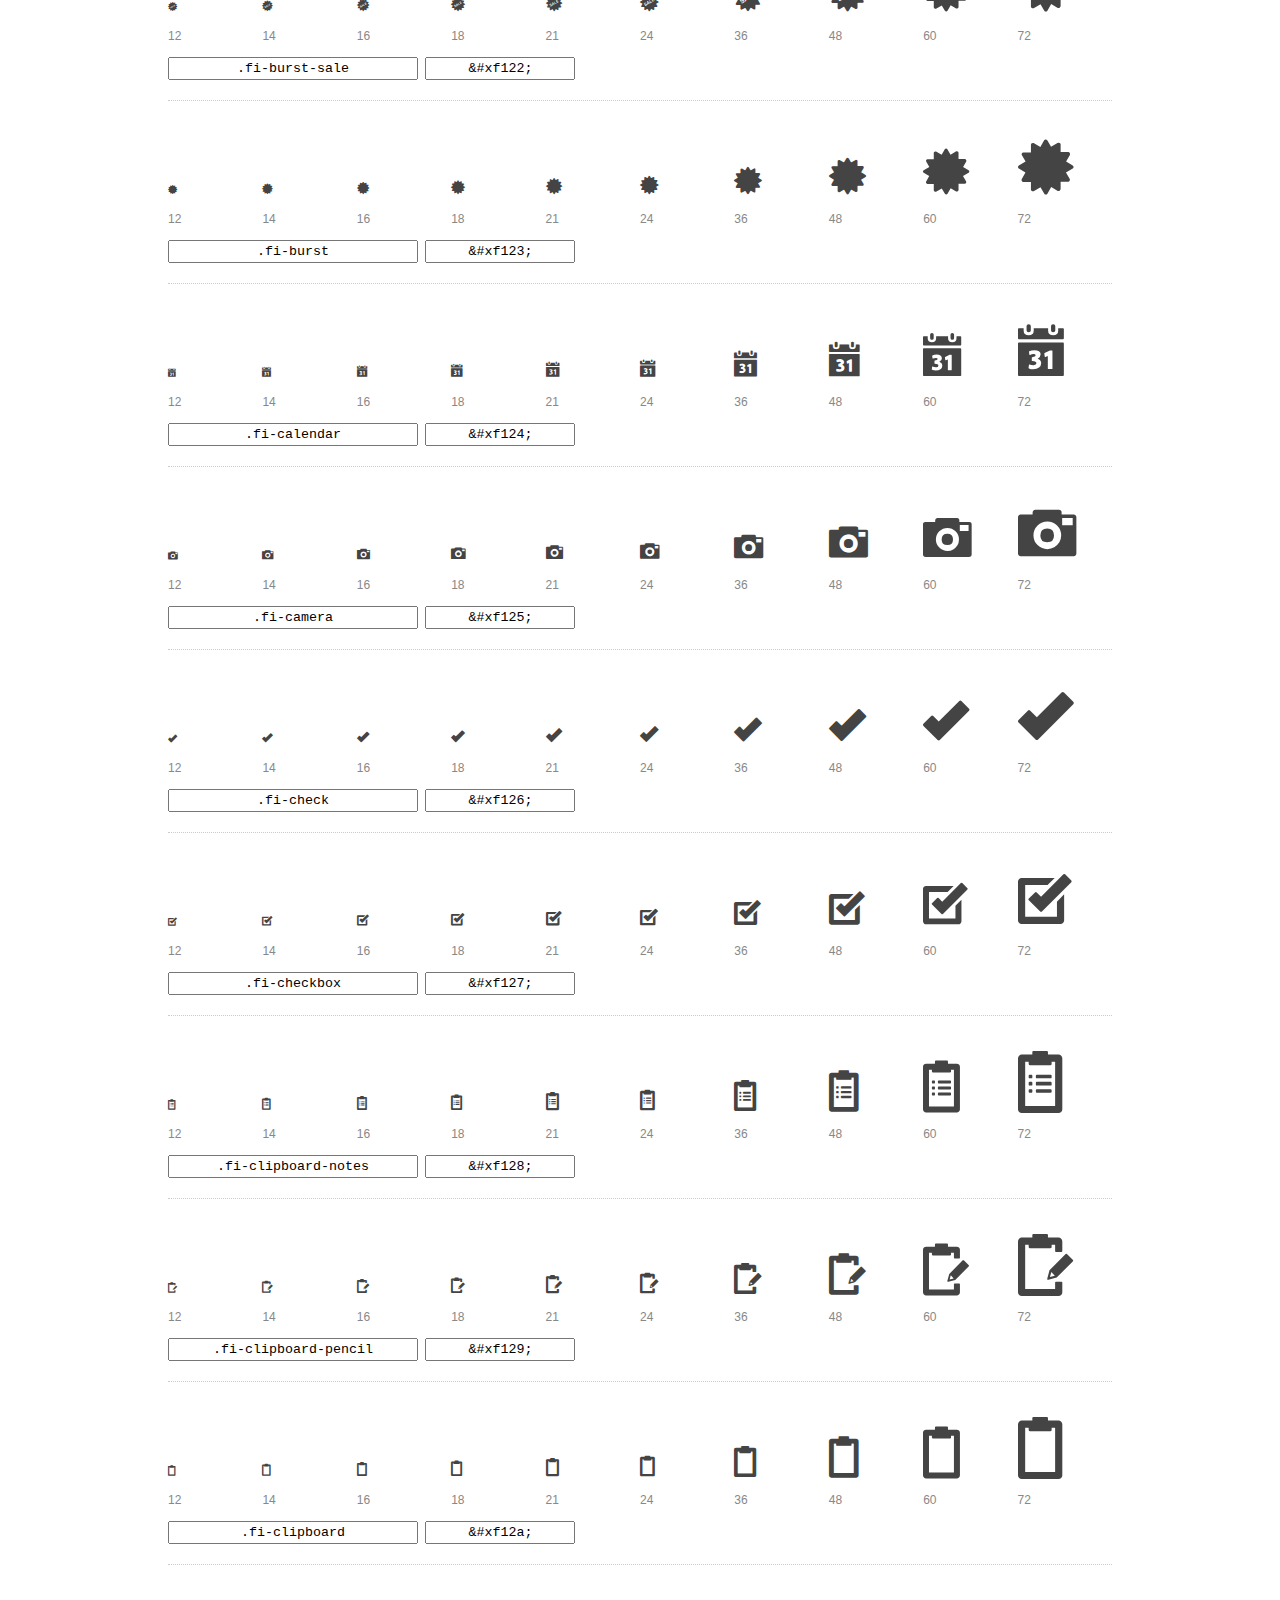
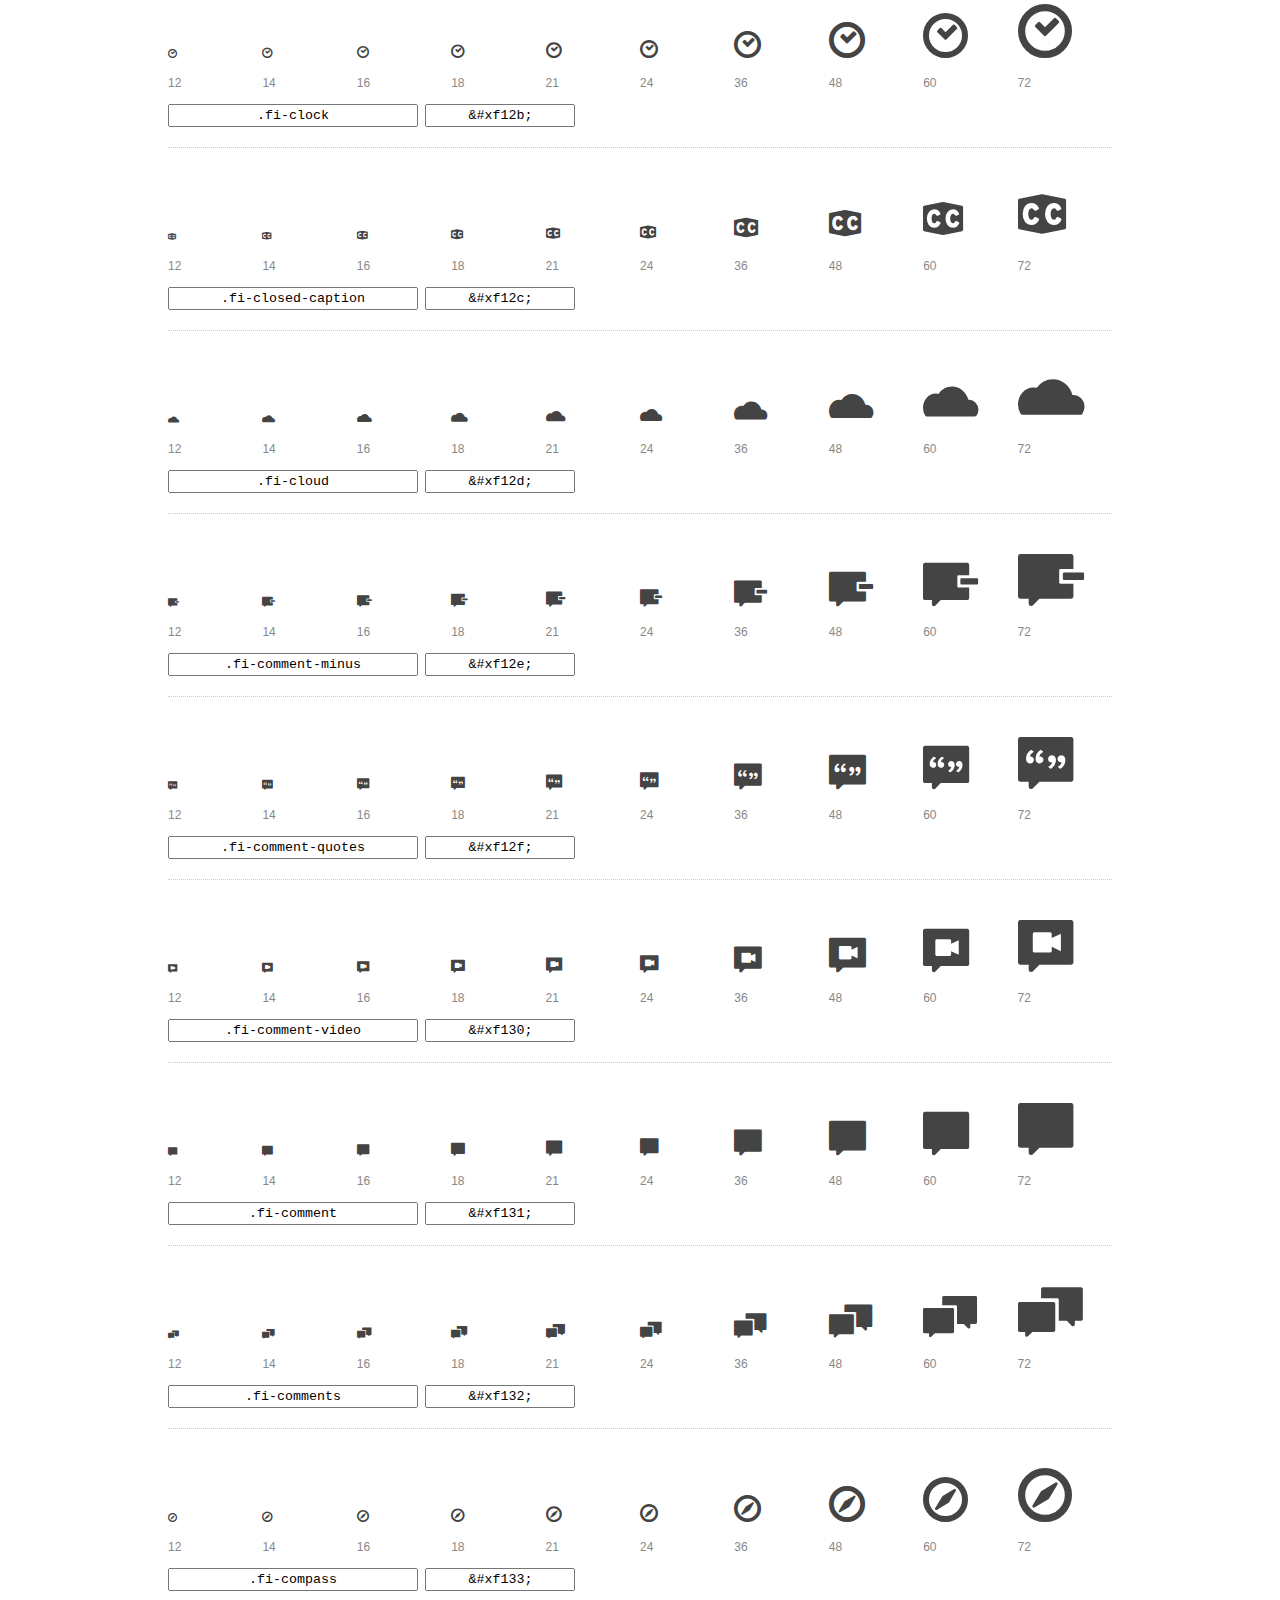
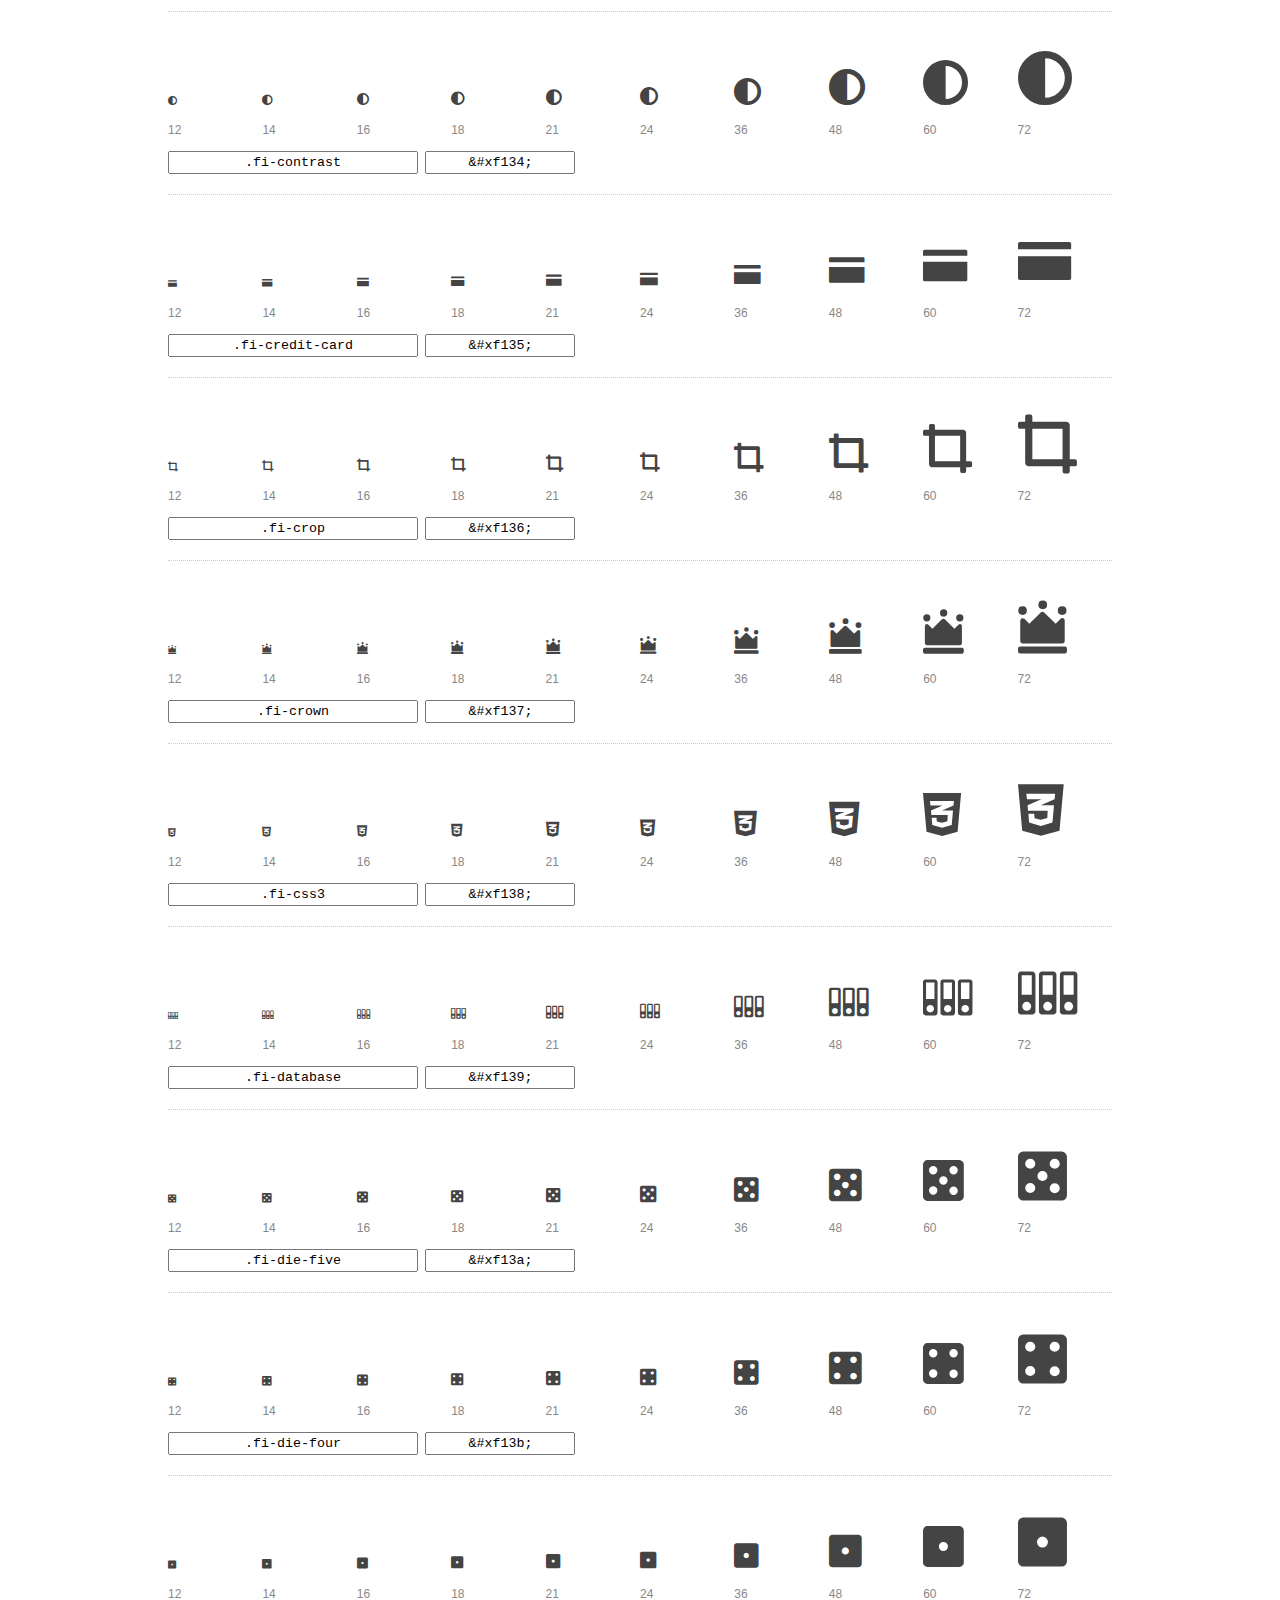
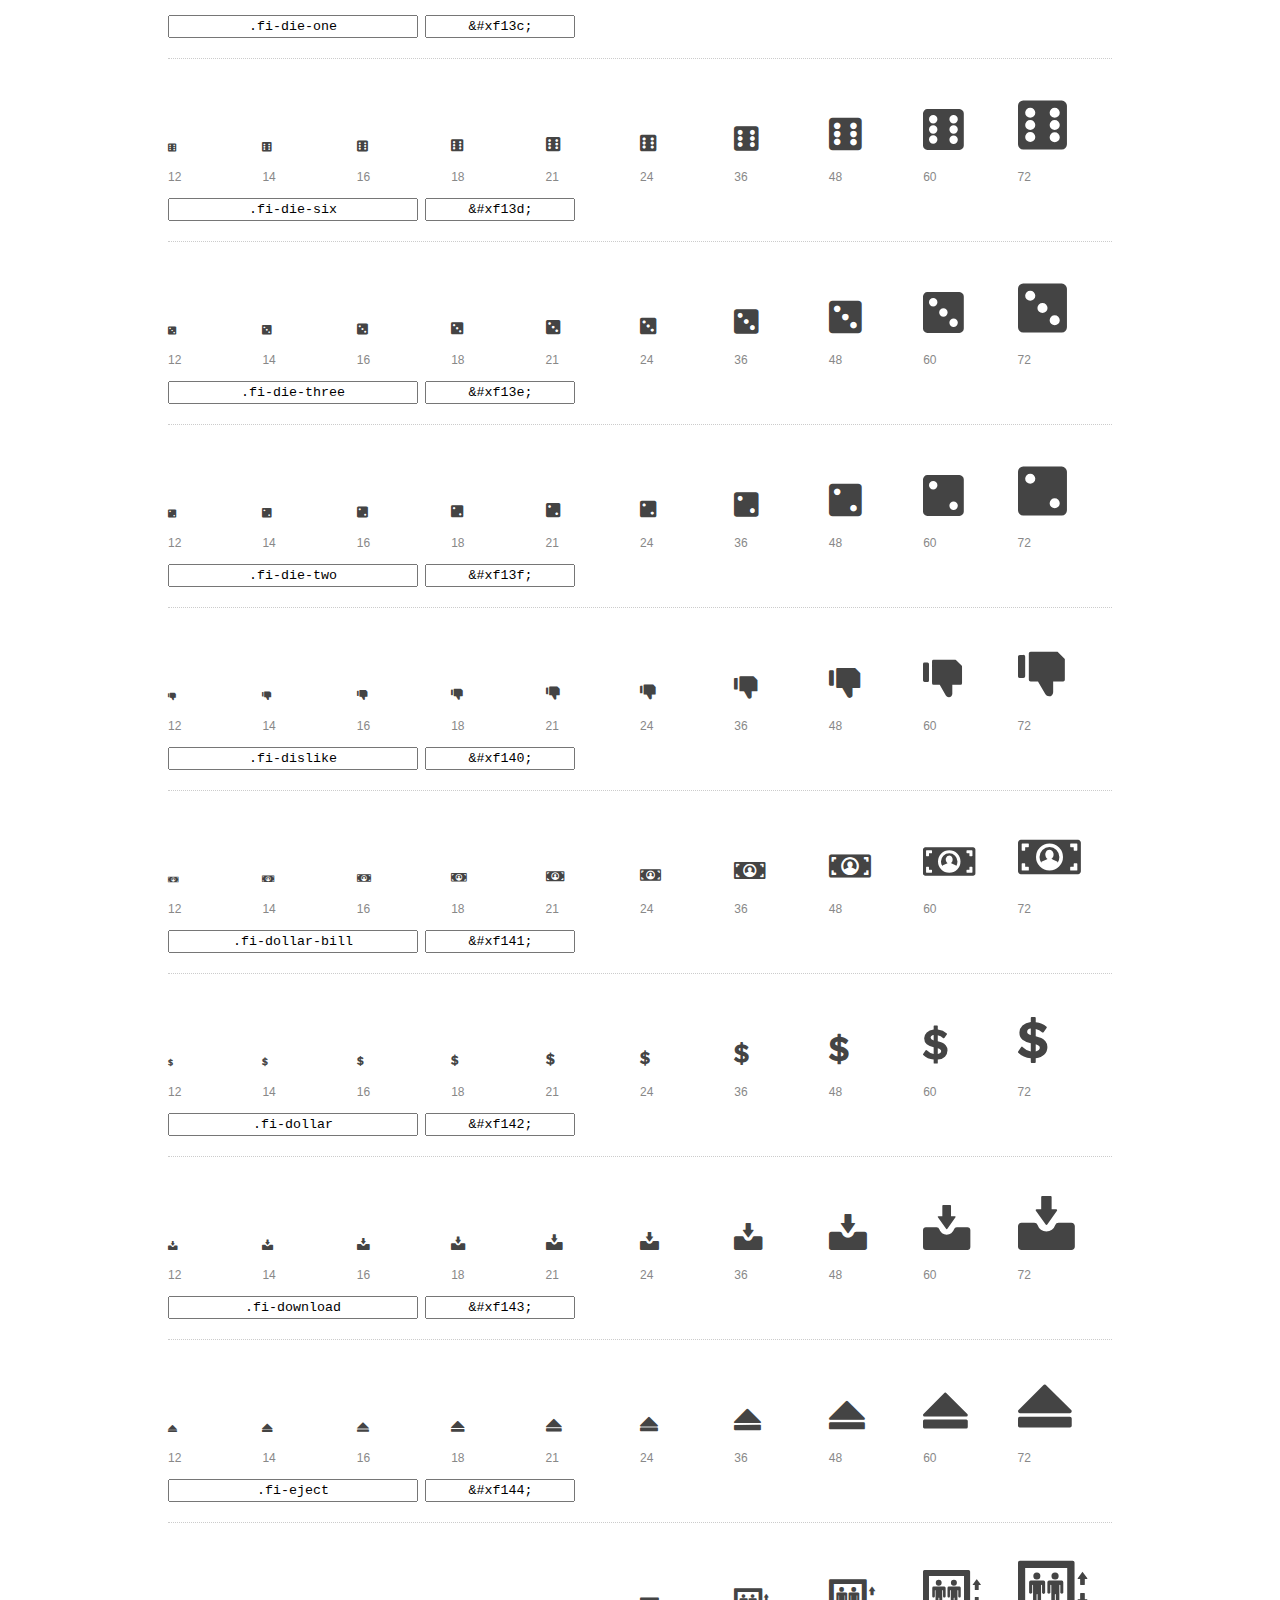
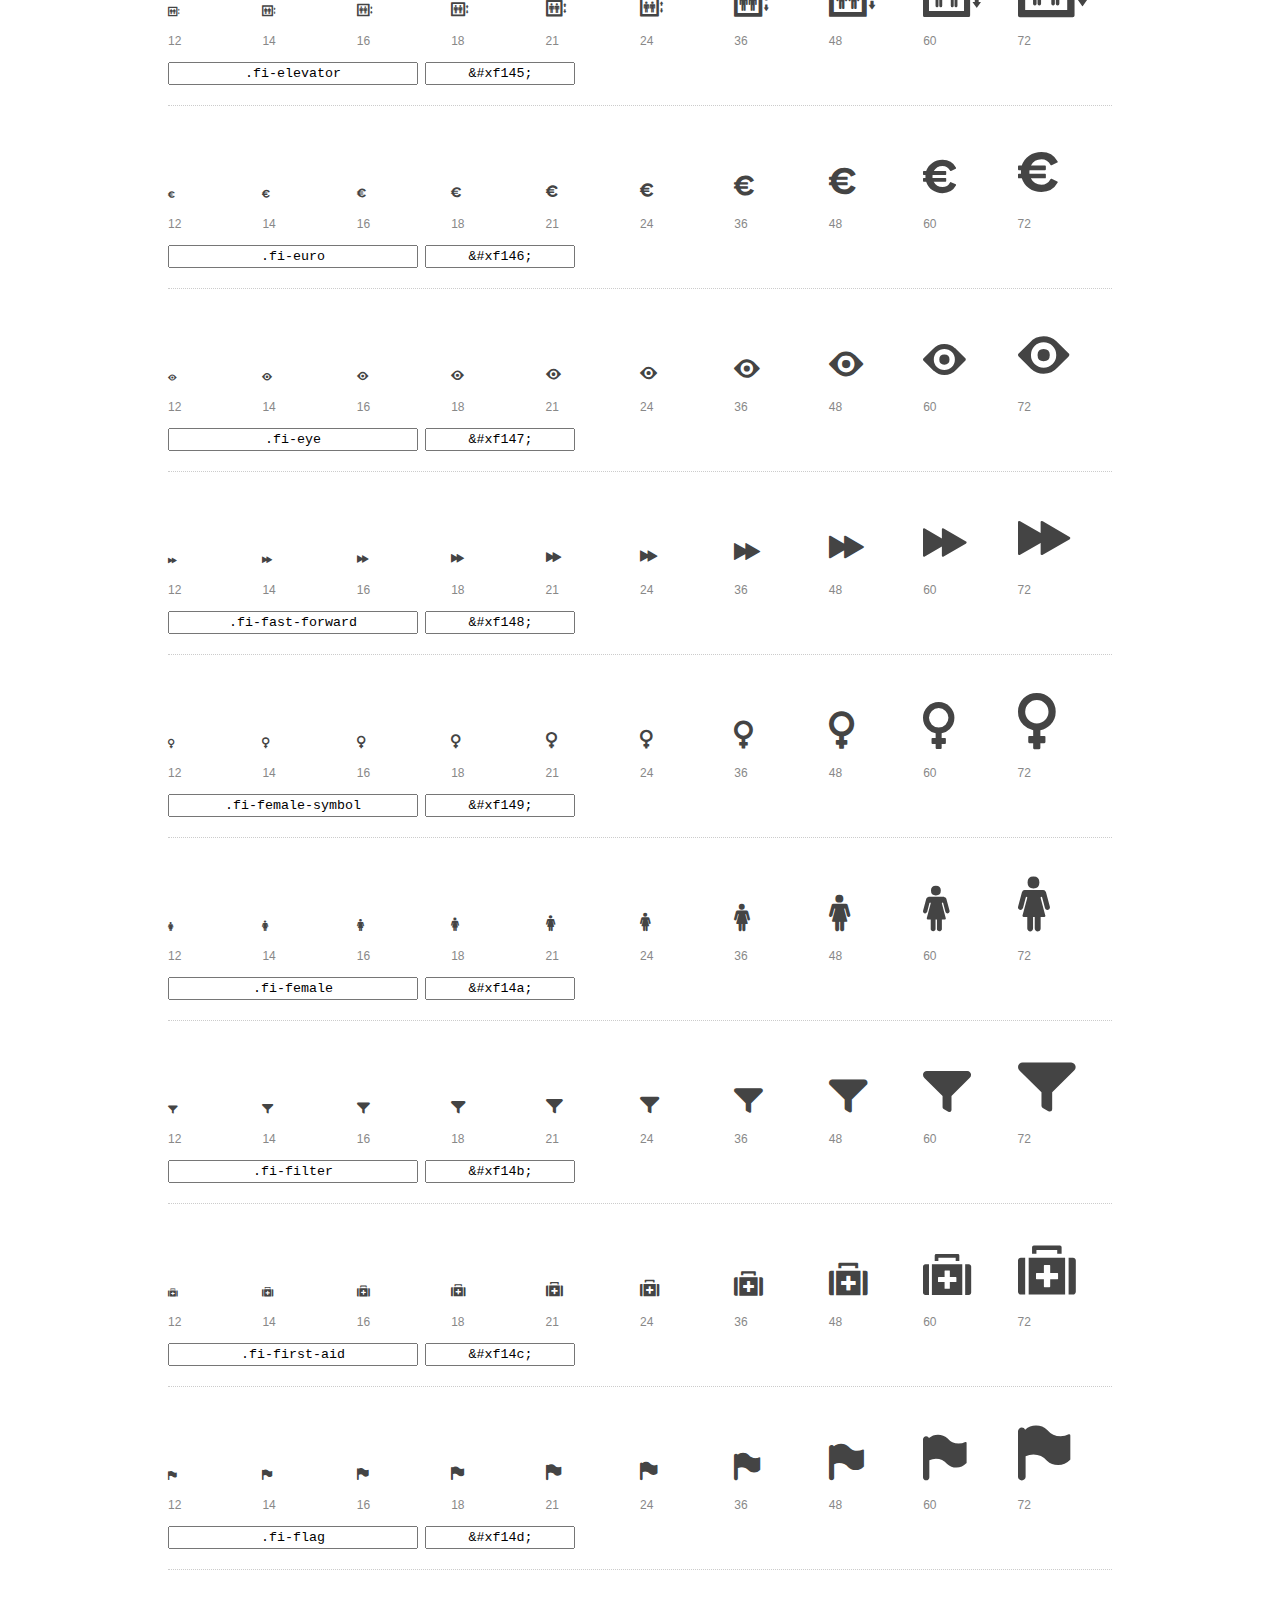
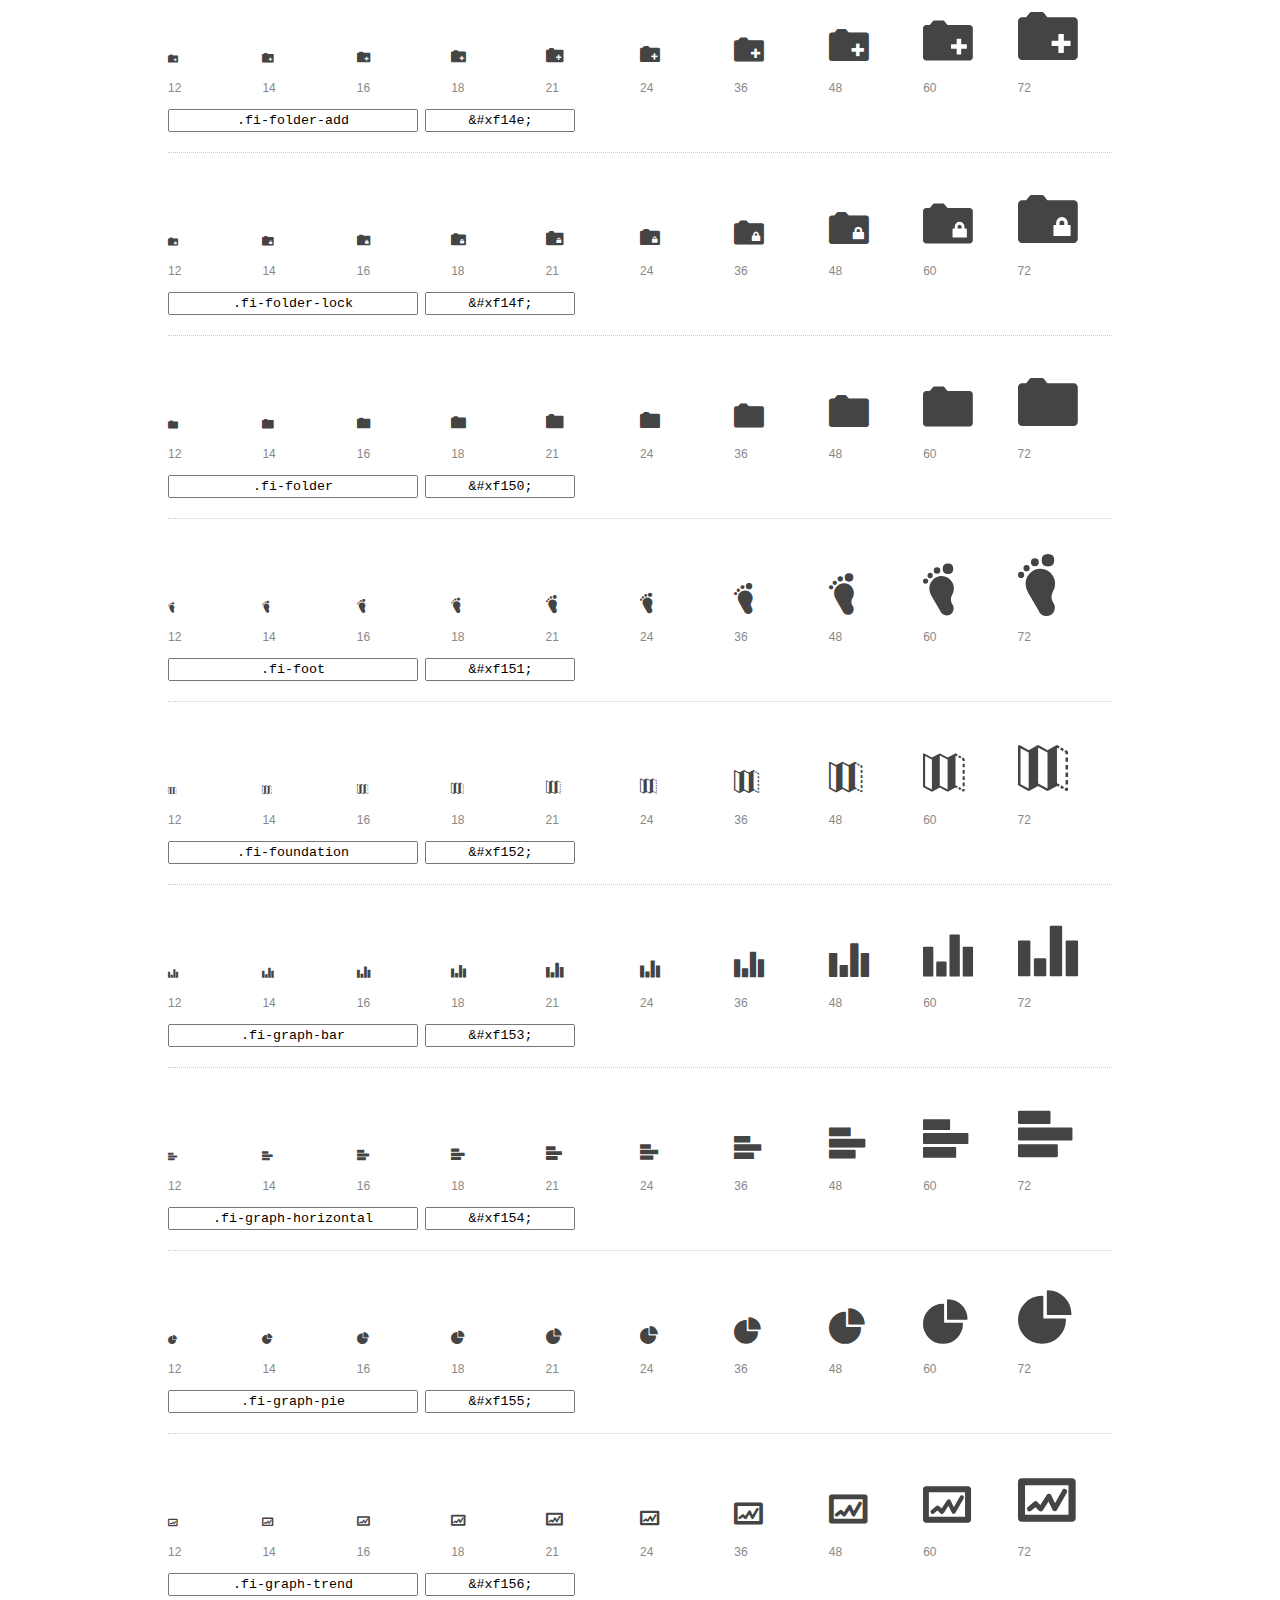
<file: css/foundation-icons/preview.html>
<!DOCTYPE html>
<html>
  <head>
    <title>Foundation Icons glyphs preview</title>
    <link rel="stylesheet" href="foundation-icons.css" />

    <style>
      * {
        -moz-box-sizing: border-box;
        -webkit-box-sizing: border-box;
        box-sizing: border-box;
        margin: 0;
        padding: 0;
      }

      body {
        background: #fff;
        color: #444;
        font: 16px/1.5 "Helvetica Neue", Helvetica, Arial, sans-serif;
      }

      a, 
      a:visited {
        color: #888;
        text-decoration: underline;
      }
      a:hover, 
      a:focus { color: #000; }

      h1 {
        border-bottom: 2px solid #ddd;
        color: #888;
        font-size: 36px;
        font-weight: 300;
        margin-bottom: 20px;
        padding: 20px 0;
      }

      .container {
        margin: 0 auto;
        min-width: 880px;
        padding: 0 40px;
        width: 80%;
      }

      .glyph {
        border-bottom: 1px dotted #ccc;
        padding: 10px 0 20px;
        margin-bottom: 20px;
      }

      .preview-glyphs { vertical-align: bottom; } 

      .preview-scale { 
        color: #888;
        font-size: 12px; 
        margin-top: 5px;
      }

      .step {
        display: inline-block;
        line-height: 1;
        width: 10%;
      }

      
      .size-12 { font-size: 12px; }
      
      .size-14 { font-size: 14px; }
      
      .size-16 { font-size: 16px; }
      
      .size-18 { font-size: 18px; }
      
      .size-21 { font-size: 21px; }
      
      .size-24 { font-size: 24px; }
      
      .size-36 { font-size: 36px; }
      
      .size-48 { font-size: 48px; }
      
      .size-60 { font-size: 60px; }
      
      .size-72 { font-size: 72px; }
      

      .usage { margin-top: 10px; }

      .usage input {
        font-family: monospace;
        margin-right: 3px;
        padding: 2px 5px;
        text-align: center;
      }

      .usage .point { width: 150px; }

      .usage .class { width: 250px; }

      .footer {
        color: #888;
        font-size: 12px;
        padding: 20px 0;
      }
    </style>

    <!--[if lte IE 8]><script src="http://html5shiv.googlecode.com/svn/trunk/html5.js"></script><![endif]-->
  </head>

  <body>
    <div class="container">
      <h1>Foundation Icons contains 283 glyphs:</h1> 

      
      <div class="glyph">
        <div class="preview-glyphs">
          <i class="step fi-address-book size-12"></i><i class="step fi-address-book size-14"></i><i class="step fi-address-book size-16"></i><i class="step fi-address-book size-18"></i><i class="step fi-address-book size-21"></i><i class="step fi-address-book size-24"></i><i class="step fi-address-book size-36"></i><i class="step fi-address-book size-48"></i><i class="step fi-address-book size-60"></i><i class="step fi-address-book size-72"></i>
        </div>
        <div class="preview-scale">
          <span class="step">12</span><span class="step">14</span><span class="step">16</span><span class="step">18</span><span class="step">21</span><span class="step">24</span><span class="step">36</span><span class="step">48</span><span class="step">60</span><span class="step">72</span> 
        </div>
        <div class="usage">
          <input class="class" type="text" readonly="readonly" onClick="this.select();" value=".fi-address-book" />
          <input class="point" type="text" readonly="readonly" onClick="this.select();" value="&amp;#xf100;" />
        </div>
      </div>
      
      <div class="glyph">
        <div class="preview-glyphs">
          <i class="step fi-alert size-12"></i><i class="step fi-alert size-14"></i><i class="step fi-alert size-16"></i><i class="step fi-alert size-18"></i><i class="step fi-alert size-21"></i><i class="step fi-alert size-24"></i><i class="step fi-alert size-36"></i><i class="step fi-alert size-48"></i><i class="step fi-alert size-60"></i><i class="step fi-alert size-72"></i>
        </div>
        <div class="preview-scale">
          <span class="step">12</span><span class="step">14</span><span class="step">16</span><span class="step">18</span><span class="step">21</span><span class="step">24</span><span class="step">36</span><span class="step">48</span><span class="step">60</span><span class="step">72</span> 
        </div>
        <div class="usage">
          <input class="class" type="text" readonly="readonly" onClick="this.select();" value=".fi-alert" />
          <input class="point" type="text" readonly="readonly" onClick="this.select();" value="&amp;#xf101;" />
        </div>
      </div>
      
      <div class="glyph">
        <div class="preview-glyphs">
          <i class="step fi-align-center size-12"></i><i class="step fi-align-center size-14"></i><i class="step fi-align-center size-16"></i><i class="step fi-align-center size-18"></i><i class="step fi-align-center size-21"></i><i class="step fi-align-center size-24"></i><i class="step fi-align-center size-36"></i><i class="step fi-align-center size-48"></i><i class="step fi-align-center size-60"></i><i class="step fi-align-center size-72"></i>
        </div>
        <div class="preview-scale">
          <span class="step">12</span><span class="step">14</span><span class="step">16</span><span class="step">18</span><span class="step">21</span><span class="step">24</span><span class="step">36</span><span class="step">48</span><span class="step">60</span><span class="step">72</span> 
        </div>
        <div class="usage">
          <input class="class" type="text" readonly="readonly" onClick="this.select();" value=".fi-align-center" />
          <input class="point" type="text" readonly="readonly" onClick="this.select();" value="&amp;#xf102;" />
        </div>
      </div>
      
      <div class="glyph">
        <div class="preview-glyphs">
          <i class="step fi-align-justify size-12"></i><i class="step fi-align-justify size-14"></i><i class="step fi-align-justify size-16"></i><i class="step fi-align-justify size-18"></i><i class="step fi-align-justify size-21"></i><i class="step fi-align-justify size-24"></i><i class="step fi-align-justify size-36"></i><i class="step fi-align-justify size-48"></i><i class="step fi-align-justify size-60"></i><i class="step fi-align-justify size-72"></i>
        </div>
        <div class="preview-scale">
          <span class="step">12</span><span class="step">14</span><span class="step">16</span><span class="step">18</span><span class="step">21</span><span class="step">24</span><span class="step">36</span><span class="step">48</span><span class="step">60</span><span class="step">72</span> 
        </div>
        <div class="usage">
          <input class="class" type="text" readonly="readonly" onClick="this.select();" value=".fi-align-justify" />
          <input class="point" type="text" readonly="readonly" onClick="this.select();" value="&amp;#xf103;" />
        </div>
      </div>
      
      <div class="glyph">
        <div class="preview-glyphs">
          <i class="step fi-align-left size-12"></i><i class="step fi-align-left size-14"></i><i class="step fi-align-left size-16"></i><i class="step fi-align-left size-18"></i><i class="step fi-align-left size-21"></i><i class="step fi-align-left size-24"></i><i class="step fi-align-left size-36"></i><i class="step fi-align-left size-48"></i><i class="step fi-align-left size-60"></i><i class="step fi-align-left size-72"></i>
        </div>
        <div class="preview-scale">
          <span class="step">12</span><span class="step">14</span><span class="step">16</span><span class="step">18</span><span class="step">21</span><span class="step">24</span><span class="step">36</span><span class="step">48</span><span class="step">60</span><span class="step">72</span> 
        </div>
        <div class="usage">
          <input class="class" type="text" readonly="readonly" onClick="this.select();" value=".fi-align-left" />
          <input class="point" type="text" readonly="readonly" onClick="this.select();" value="&amp;#xf104;" />
        </div>
      </div>
      
      <div class="glyph">
        <div class="preview-glyphs">
          <i class="step fi-align-right size-12"></i><i class="step fi-align-right size-14"></i><i class="step fi-align-right size-16"></i><i class="step fi-align-right size-18"></i><i class="step fi-align-right size-21"></i><i class="step fi-align-right size-24"></i><i class="step fi-align-right size-36"></i><i class="step fi-align-right size-48"></i><i class="step fi-align-right size-60"></i><i class="step fi-align-right size-72"></i>
        </div>
        <div class="preview-scale">
          <span class="step">12</span><span class="step">14</span><span class="step">16</span><span class="step">18</span><span class="step">21</span><span class="step">24</span><span class="step">36</span><span class="step">48</span><span class="step">60</span><span class="step">72</span> 
        </div>
        <div class="usage">
          <input class="class" type="text" readonly="readonly" onClick="this.select();" value=".fi-align-right" />
          <input class="point" type="text" readonly="readonly" onClick="this.select();" value="&amp;#xf105;" />
        </div>
      </div>
      
      <div class="glyph">
        <div class="preview-glyphs">
          <i class="step fi-anchor size-12"></i><i class="step fi-anchor size-14"></i><i class="step fi-anchor size-16"></i><i class="step fi-anchor size-18"></i><i class="step fi-anchor size-21"></i><i class="step fi-anchor size-24"></i><i class="step fi-anchor size-36"></i><i class="step fi-anchor size-48"></i><i class="step fi-anchor size-60"></i><i class="step fi-anchor size-72"></i>
        </div>
        <div class="preview-scale">
          <span class="step">12</span><span class="step">14</span><span class="step">16</span><span class="step">18</span><span class="step">21</span><span class="step">24</span><span class="step">36</span><span class="step">48</span><span class="step">60</span><span class="step">72</span> 
        </div>
        <div class="usage">
          <input class="class" type="text" readonly="readonly" onClick="this.select();" value=".fi-anchor" />
          <input class="point" type="text" readonly="readonly" onClick="this.select();" value="&amp;#xf106;" />
        </div>
      </div>
      
      <div class="glyph">
        <div class="preview-glyphs">
          <i class="step fi-annotate size-12"></i><i class="step fi-annotate size-14"></i><i class="step fi-annotate size-16"></i><i class="step fi-annotate size-18"></i><i class="step fi-annotate size-21"></i><i class="step fi-annotate size-24"></i><i class="step fi-annotate size-36"></i><i class="step fi-annotate size-48"></i><i class="step fi-annotate size-60"></i><i class="step fi-annotate size-72"></i>
        </div>
        <div class="preview-scale">
          <span class="step">12</span><span class="step">14</span><span class="step">16</span><span class="step">18</span><span class="step">21</span><span class="step">24</span><span class="step">36</span><span class="step">48</span><span class="step">60</span><span class="step">72</span> 
        </div>
        <div class="usage">
          <input class="class" type="text" readonly="readonly" onClick="this.select();" value=".fi-annotate" />
          <input class="point" type="text" readonly="readonly" onClick="this.select();" value="&amp;#xf107;" />
        </div>
      </div>
      
      <div class="glyph">
        <div class="preview-glyphs">
          <i class="step fi-archive size-12"></i><i class="step fi-archive size-14"></i><i class="step fi-archive size-16"></i><i class="step fi-archive size-18"></i><i class="step fi-archive size-21"></i><i class="step fi-archive size-24"></i><i class="step fi-archive size-36"></i><i class="step fi-archive size-48"></i><i class="step fi-archive size-60"></i><i class="step fi-archive size-72"></i>
        </div>
        <div class="preview-scale">
          <span class="step">12</span><span class="step">14</span><span class="step">16</span><span class="step">18</span><span class="step">21</span><span class="step">24</span><span class="step">36</span><span class="step">48</span><span class="step">60</span><span class="step">72</span> 
        </div>
        <div class="usage">
          <input class="class" type="text" readonly="readonly" onClick="this.select();" value=".fi-archive" />
          <input class="point" type="text" readonly="readonly" onClick="this.select();" value="&amp;#xf108;" />
        </div>
      </div>
      
      <div class="glyph">
        <div class="preview-glyphs">
          <i class="step fi-arrow-down size-12"></i><i class="step fi-arrow-down size-14"></i><i class="step fi-arrow-down size-16"></i><i class="step fi-arrow-down size-18"></i><i class="step fi-arrow-down size-21"></i><i class="step fi-arrow-down size-24"></i><i class="step fi-arrow-down size-36"></i><i class="step fi-arrow-down size-48"></i><i class="step fi-arrow-down size-60"></i><i class="step fi-arrow-down size-72"></i>
        </div>
        <div class="preview-scale">
          <span class="step">12</span><span class="step">14</span><span class="step">16</span><span class="step">18</span><span class="step">21</span><span class="step">24</span><span class="step">36</span><span class="step">48</span><span class="step">60</span><span class="step">72</span> 
        </div>
        <div class="usage">
          <input class="class" type="text" readonly="readonly" onClick="this.select();" value=".fi-arrow-down" />
          <input class="point" type="text" readonly="readonly" onClick="this.select();" value="&amp;#xf109;" />
        </div>
      </div>
      
      <div class="glyph">
        <div class="preview-glyphs">
          <i class="step fi-arrow-left size-12"></i><i class="step fi-arrow-left size-14"></i><i class="step fi-arrow-left size-16"></i><i class="step fi-arrow-left size-18"></i><i class="step fi-arrow-left size-21"></i><i class="step fi-arrow-left size-24"></i><i class="step fi-arrow-left size-36"></i><i class="step fi-arrow-left size-48"></i><i class="step fi-arrow-left size-60"></i><i class="step fi-arrow-left size-72"></i>
        </div>
        <div class="preview-scale">
          <span class="step">12</span><span class="step">14</span><span class="step">16</span><span class="step">18</span><span class="step">21</span><span class="step">24</span><span class="step">36</span><span class="step">48</span><span class="step">60</span><span class="step">72</span> 
        </div>
        <div class="usage">
          <input class="class" type="text" readonly="readonly" onClick="this.select();" value=".fi-arrow-left" />
          <input class="point" type="text" readonly="readonly" onClick="this.select();" value="&amp;#xf10a;" />
        </div>
      </div>
      
      <div class="glyph">
        <div class="preview-glyphs">
          <i class="step fi-arrow-right size-12"></i><i class="step fi-arrow-right size-14"></i><i class="step fi-arrow-right size-16"></i><i class="step fi-arrow-right size-18"></i><i class="step fi-arrow-right size-21"></i><i class="step fi-arrow-right size-24"></i><i class="step fi-arrow-right size-36"></i><i class="step fi-arrow-right size-48"></i><i class="step fi-arrow-right size-60"></i><i class="step fi-arrow-right size-72"></i>
        </div>
        <div class="preview-scale">
          <span class="step">12</span><span class="step">14</span><span class="step">16</span><span class="step">18</span><span class="step">21</span><span class="step">24</span><span class="step">36</span><span class="step">48</span><span class="step">60</span><span class="step">72</span> 
        </div>
        <div class="usage">
          <input class="class" type="text" readonly="readonly" onClick="this.select();" value=".fi-arrow-right" />
          <input class="point" type="text" readonly="readonly" onClick="this.select();" value="&amp;#xf10b;" />
        </div>
      </div>
      
      <div class="glyph">
        <div class="preview-glyphs">
          <i class="step fi-arrow-up size-12"></i><i class="step fi-arrow-up size-14"></i><i class="step fi-arrow-up size-16"></i><i class="step fi-arrow-up size-18"></i><i class="step fi-arrow-up size-21"></i><i class="step fi-arrow-up size-24"></i><i class="step fi-arrow-up size-36"></i><i class="step fi-arrow-up size-48"></i><i class="step fi-arrow-up size-60"></i><i class="step fi-arrow-up size-72"></i>
        </div>
        <div class="preview-scale">
          <span class="step">12</span><span class="step">14</span><span class="step">16</span><span class="step">18</span><span class="step">21</span><span class="step">24</span><span class="step">36</span><span class="step">48</span><span class="step">60</span><span class="step">72</span> 
        </div>
        <div class="usage">
          <input class="class" type="text" readonly="readonly" onClick="this.select();" value=".fi-arrow-up" />
          <input class="point" type="text" readonly="readonly" onClick="this.select();" value="&amp;#xf10c;" />
        </div>
      </div>
      
      <div class="glyph">
        <div class="preview-glyphs">
          <i class="step fi-arrows-compress size-12"></i><i class="step fi-arrows-compress size-14"></i><i class="step fi-arrows-compress size-16"></i><i class="step fi-arrows-compress size-18"></i><i class="step fi-arrows-compress size-21"></i><i class="step fi-arrows-compress size-24"></i><i class="step fi-arrows-compress size-36"></i><i class="step fi-arrows-compress size-48"></i><i class="step fi-arrows-compress size-60"></i><i class="step fi-arrows-compress size-72"></i>
        </div>
        <div class="preview-scale">
          <span class="step">12</span><span class="step">14</span><span class="step">16</span><span class="step">18</span><span class="step">21</span><span class="step">24</span><span class="step">36</span><span class="step">48</span><span class="step">60</span><span class="step">72</span> 
        </div>
        <div class="usage">
          <input class="class" type="text" readonly="readonly" onClick="this.select();" value=".fi-arrows-compress" />
          <input class="point" type="text" readonly="readonly" onClick="this.select();" value="&amp;#xf10d;" />
        </div>
      </div>
      
      <div class="glyph">
        <div class="preview-glyphs">
          <i class="step fi-arrows-expand size-12"></i><i class="step fi-arrows-expand size-14"></i><i class="step fi-arrows-expand size-16"></i><i class="step fi-arrows-expand size-18"></i><i class="step fi-arrows-expand size-21"></i><i class="step fi-arrows-expand size-24"></i><i class="step fi-arrows-expand size-36"></i><i class="step fi-arrows-expand size-48"></i><i class="step fi-arrows-expand size-60"></i><i class="step fi-arrows-expand size-72"></i>
        </div>
        <div class="preview-scale">
          <span class="step">12</span><span class="step">14</span><span class="step">16</span><span class="step">18</span><span class="step">21</span><span class="step">24</span><span class="step">36</span><span class="step">48</span><span class="step">60</span><span class="step">72</span> 
        </div>
        <div class="usage">
          <input class="class" type="text" readonly="readonly" onClick="this.select();" value=".fi-arrows-expand" />
          <input class="point" type="text" readonly="readonly" onClick="this.select();" value="&amp;#xf10e;" />
        </div>
      </div>
      
      <div class="glyph">
        <div class="preview-glyphs">
          <i class="step fi-arrows-in size-12"></i><i class="step fi-arrows-in size-14"></i><i class="step fi-arrows-in size-16"></i><i class="step fi-arrows-in size-18"></i><i class="step fi-arrows-in size-21"></i><i class="step fi-arrows-in size-24"></i><i class="step fi-arrows-in size-36"></i><i class="step fi-arrows-in size-48"></i><i class="step fi-arrows-in size-60"></i><i class="step fi-arrows-in size-72"></i>
        </div>
        <div class="preview-scale">
          <span class="step">12</span><span class="step">14</span><span class="step">16</span><span class="step">18</span><span class="step">21</span><span class="step">24</span><span class="step">36</span><span class="step">48</span><span class="step">60</span><span class="step">72</span> 
        </div>
        <div class="usage">
          <input class="class" type="text" readonly="readonly" onClick="this.select();" value=".fi-arrows-in" />
          <input class="point" type="text" readonly="readonly" onClick="this.select();" value="&amp;#xf10f;" />
        </div>
      </div>
      
      <div class="glyph">
        <div class="preview-glyphs">
          <i class="step fi-arrows-out size-12"></i><i class="step fi-arrows-out size-14"></i><i class="step fi-arrows-out size-16"></i><i class="step fi-arrows-out size-18"></i><i class="step fi-arrows-out size-21"></i><i class="step fi-arrows-out size-24"></i><i class="step fi-arrows-out size-36"></i><i class="step fi-arrows-out size-48"></i><i class="step fi-arrows-out size-60"></i><i class="step fi-arrows-out size-72"></i>
        </div>
        <div class="preview-scale">
          <span class="step">12</span><span class="step">14</span><span class="step">16</span><span class="step">18</span><span class="step">21</span><span class="step">24</span><span class="step">36</span><span class="step">48</span><span class="step">60</span><span class="step">72</span> 
        </div>
        <div class="usage">
          <input class="class" type="text" readonly="readonly" onClick="this.select();" value=".fi-arrows-out" />
          <input class="point" type="text" readonly="readonly" onClick="this.select();" value="&amp;#xf110;" />
        </div>
      </div>
      
      <div class="glyph">
        <div class="preview-glyphs">
          <i class="step fi-asl size-12"></i><i class="step fi-asl size-14"></i><i class="step fi-asl size-16"></i><i class="step fi-asl size-18"></i><i class="step fi-asl size-21"></i><i class="step fi-asl size-24"></i><i class="step fi-asl size-36"></i><i class="step fi-asl size-48"></i><i class="step fi-asl size-60"></i><i class="step fi-asl size-72"></i>
        </div>
        <div class="preview-scale">
          <span class="step">12</span><span class="step">14</span><span class="step">16</span><span class="step">18</span><span class="step">21</span><span class="step">24</span><span class="step">36</span><span class="step">48</span><span class="step">60</span><span class="step">72</span> 
        </div>
        <div class="usage">
          <input class="class" type="text" readonly="readonly" onClick="this.select();" value=".fi-asl" />
          <input class="point" type="text" readonly="readonly" onClick="this.select();" value="&amp;#xf111;" />
        </div>
      </div>
      
      <div class="glyph">
        <div class="preview-glyphs">
          <i class="step fi-asterisk size-12"></i><i class="step fi-asterisk size-14"></i><i class="step fi-asterisk size-16"></i><i class="step fi-asterisk size-18"></i><i class="step fi-asterisk size-21"></i><i class="step fi-asterisk size-24"></i><i class="step fi-asterisk size-36"></i><i class="step fi-asterisk size-48"></i><i class="step fi-asterisk size-60"></i><i class="step fi-asterisk size-72"></i>
        </div>
        <div class="preview-scale">
          <span class="step">12</span><span class="step">14</span><span class="step">16</span><span class="step">18</span><span class="step">21</span><span class="step">24</span><span class="step">36</span><span class="step">48</span><span class="step">60</span><span class="step">72</span> 
        </div>
        <div class="usage">
          <input class="class" type="text" readonly="readonly" onClick="this.select();" value=".fi-asterisk" />
          <input class="point" type="text" readonly="readonly" onClick="this.select();" value="&amp;#xf112;" />
        </div>
      </div>
      
      <div class="glyph">
        <div class="preview-glyphs">
          <i class="step fi-at-sign size-12"></i><i class="step fi-at-sign size-14"></i><i class="step fi-at-sign size-16"></i><i class="step fi-at-sign size-18"></i><i class="step fi-at-sign size-21"></i><i class="step fi-at-sign size-24"></i><i class="step fi-at-sign size-36"></i><i class="step fi-at-sign size-48"></i><i class="step fi-at-sign size-60"></i><i class="step fi-at-sign size-72"></i>
        </div>
        <div class="preview-scale">
          <span class="step">12</span><span class="step">14</span><span class="step">16</span><span class="step">18</span><span class="step">21</span><span class="step">24</span><span class="step">36</span><span class="step">48</span><span class="step">60</span><span class="step">72</span> 
        </div>
        <div class="usage">
          <input class="class" type="text" readonly="readonly" onClick="this.select();" value=".fi-at-sign" />
          <input class="point" type="text" readonly="readonly" onClick="this.select();" value="&amp;#xf113;" />
        </div>
      </div>
      
      <div class="glyph">
        <div class="preview-glyphs">
          <i class="step fi-background-color size-12"></i><i class="step fi-background-color size-14"></i><i class="step fi-background-color size-16"></i><i class="step fi-background-color size-18"></i><i class="step fi-background-color size-21"></i><i class="step fi-background-color size-24"></i><i class="step fi-background-color size-36"></i><i class="step fi-background-color size-48"></i><i class="step fi-background-color size-60"></i><i class="step fi-background-color size-72"></i>
        </div>
        <div class="preview-scale">
          <span class="step">12</span><span class="step">14</span><span class="step">16</span><span class="step">18</span><span class="step">21</span><span class="step">24</span><span class="step">36</span><span class="step">48</span><span class="step">60</span><span class="step">72</span> 
        </div>
        <div class="usage">
          <input class="class" type="text" readonly="readonly" onClick="this.select();" value=".fi-background-color" />
          <input class="point" type="text" readonly="readonly" onClick="this.select();" value="&amp;#xf114;" />
        </div>
      </div>
      
      <div class="glyph">
        <div class="preview-glyphs">
          <i class="step fi-battery-empty size-12"></i><i class="step fi-battery-empty size-14"></i><i class="step fi-battery-empty size-16"></i><i class="step fi-battery-empty size-18"></i><i class="step fi-battery-empty size-21"></i><i class="step fi-battery-empty size-24"></i><i class="step fi-battery-empty size-36"></i><i class="step fi-battery-empty size-48"></i><i class="step fi-battery-empty size-60"></i><i class="step fi-battery-empty size-72"></i>
        </div>
        <div class="preview-scale">
          <span class="step">12</span><span class="step">14</span><span class="step">16</span><span class="step">18</span><span class="step">21</span><span class="step">24</span><span class="step">36</span><span class="step">48</span><span class="step">60</span><span class="step">72</span> 
        </div>
        <div class="usage">
          <input class="class" type="text" readonly="readonly" onClick="this.select();" value=".fi-battery-empty" />
          <input class="point" type="text" readonly="readonly" onClick="this.select();" value="&amp;#xf115;" />
        </div>
      </div>
      
      <div class="glyph">
        <div class="preview-glyphs">
          <i class="step fi-battery-full size-12"></i><i class="step fi-battery-full size-14"></i><i class="step fi-battery-full size-16"></i><i class="step fi-battery-full size-18"></i><i class="step fi-battery-full size-21"></i><i class="step fi-battery-full size-24"></i><i class="step fi-battery-full size-36"></i><i class="step fi-battery-full size-48"></i><i class="step fi-battery-full size-60"></i><i class="step fi-battery-full size-72"></i>
        </div>
        <div class="preview-scale">
          <span class="step">12</span><span class="step">14</span><span class="step">16</span><span class="step">18</span><span class="step">21</span><span class="step">24</span><span class="step">36</span><span class="step">48</span><span class="step">60</span><span class="step">72</span> 
        </div>
        <div class="usage">
          <input class="class" type="text" readonly="readonly" onClick="this.select();" value=".fi-battery-full" />
          <input class="point" type="text" readonly="readonly" onClick="this.select();" value="&amp;#xf116;" />
        </div>
      </div>
      
      <div class="glyph">
        <div class="preview-glyphs">
          <i class="step fi-battery-half size-12"></i><i class="step fi-battery-half size-14"></i><i class="step fi-battery-half size-16"></i><i class="step fi-battery-half size-18"></i><i class="step fi-battery-half size-21"></i><i class="step fi-battery-half size-24"></i><i class="step fi-battery-half size-36"></i><i class="step fi-battery-half size-48"></i><i class="step fi-battery-half size-60"></i><i class="step fi-battery-half size-72"></i>
        </div>
        <div class="preview-scale">
          <span class="step">12</span><span class="step">14</span><span class="step">16</span><span class="step">18</span><span class="step">21</span><span class="step">24</span><span class="step">36</span><span class="step">48</span><span class="step">60</span><span class="step">72</span> 
        </div>
        <div class="usage">
          <input class="class" type="text" readonly="readonly" onClick="this.select();" value=".fi-battery-half" />
          <input class="point" type="text" readonly="readonly" onClick="this.select();" value="&amp;#xf117;" />
        </div>
      </div>
      
      <div class="glyph">
        <div class="preview-glyphs">
          <i class="step fi-bitcoin-circle size-12"></i><i class="step fi-bitcoin-circle size-14"></i><i class="step fi-bitcoin-circle size-16"></i><i class="step fi-bitcoin-circle size-18"></i><i class="step fi-bitcoin-circle size-21"></i><i class="step fi-bitcoin-circle size-24"></i><i class="step fi-bitcoin-circle size-36"></i><i class="step fi-bitcoin-circle size-48"></i><i class="step fi-bitcoin-circle size-60"></i><i class="step fi-bitcoin-circle size-72"></i>
        </div>
        <div class="preview-scale">
          <span class="step">12</span><span class="step">14</span><span class="step">16</span><span class="step">18</span><span class="step">21</span><span class="step">24</span><span class="step">36</span><span class="step">48</span><span class="step">60</span><span class="step">72</span> 
        </div>
        <div class="usage">
          <input class="class" type="text" readonly="readonly" onClick="this.select();" value=".fi-bitcoin-circle" />
          <input class="point" type="text" readonly="readonly" onClick="this.select();" value="&amp;#xf118;" />
        </div>
      </div>
      
      <div class="glyph">
        <div class="preview-glyphs">
          <i class="step fi-bitcoin size-12"></i><i class="step fi-bitcoin size-14"></i><i class="step fi-bitcoin size-16"></i><i class="step fi-bitcoin size-18"></i><i class="step fi-bitcoin size-21"></i><i class="step fi-bitcoin size-24"></i><i class="step fi-bitcoin size-36"></i><i class="step fi-bitcoin size-48"></i><i class="step fi-bitcoin size-60"></i><i class="step fi-bitcoin size-72"></i>
        </div>
        <div class="preview-scale">
          <span class="step">12</span><span class="step">14</span><span class="step">16</span><span class="step">18</span><span class="step">21</span><span class="step">24</span><span class="step">36</span><span class="step">48</span><span class="step">60</span><span class="step">72</span> 
        </div>
        <div class="usage">
          <input class="class" type="text" readonly="readonly" onClick="this.select();" value=".fi-bitcoin" />
          <input class="point" type="text" readonly="readonly" onClick="this.select();" value="&amp;#xf119;" />
        </div>
      </div>
      
      <div class="glyph">
        <div class="preview-glyphs">
          <i class="step fi-blind size-12"></i><i class="step fi-blind size-14"></i><i class="step fi-blind size-16"></i><i class="step fi-blind size-18"></i><i class="step fi-blind size-21"></i><i class="step fi-blind size-24"></i><i class="step fi-blind size-36"></i><i class="step fi-blind size-48"></i><i class="step fi-blind size-60"></i><i class="step fi-blind size-72"></i>
        </div>
        <div class="preview-scale">
          <span class="step">12</span><span class="step">14</span><span class="step">16</span><span class="step">18</span><span class="step">21</span><span class="step">24</span><span class="step">36</span><span class="step">48</span><span class="step">60</span><span class="step">72</span> 
        </div>
        <div class="usage">
          <input class="class" type="text" readonly="readonly" onClick="this.select();" value=".fi-blind" />
          <input class="point" type="text" readonly="readonly" onClick="this.select();" value="&amp;#xf11a;" />
        </div>
      </div>
      
      <div class="glyph">
        <div class="preview-glyphs">
          <i class="step fi-bluetooth size-12"></i><i class="step fi-bluetooth size-14"></i><i class="step fi-bluetooth size-16"></i><i class="step fi-bluetooth size-18"></i><i class="step fi-bluetooth size-21"></i><i class="step fi-bluetooth size-24"></i><i class="step fi-bluetooth size-36"></i><i class="step fi-bluetooth size-48"></i><i class="step fi-bluetooth size-60"></i><i class="step fi-bluetooth size-72"></i>
        </div>
        <div class="preview-scale">
          <span class="step">12</span><span class="step">14</span><span class="step">16</span><span class="step">18</span><span class="step">21</span><span class="step">24</span><span class="step">36</span><span class="step">48</span><span class="step">60</span><span class="step">72</span> 
        </div>
        <div class="usage">
          <input class="class" type="text" readonly="readonly" onClick="this.select();" value=".fi-bluetooth" />
          <input class="point" type="text" readonly="readonly" onClick="this.select();" value="&amp;#xf11b;" />
        </div>
      </div>
      
      <div class="glyph">
        <div class="preview-glyphs">
          <i class="step fi-bold size-12"></i><i class="step fi-bold size-14"></i><i class="step fi-bold size-16"></i><i class="step fi-bold size-18"></i><i class="step fi-bold size-21"></i><i class="step fi-bold size-24"></i><i class="step fi-bold size-36"></i><i class="step fi-bold size-48"></i><i class="step fi-bold size-60"></i><i class="step fi-bold size-72"></i>
        </div>
        <div class="preview-scale">
          <span class="step">12</span><span class="step">14</span><span class="step">16</span><span class="step">18</span><span class="step">21</span><span class="step">24</span><span class="step">36</span><span class="step">48</span><span class="step">60</span><span class="step">72</span> 
        </div>
        <div class="usage">
          <input class="class" type="text" readonly="readonly" onClick="this.select();" value=".fi-bold" />
          <input class="point" type="text" readonly="readonly" onClick="this.select();" value="&amp;#xf11c;" />
        </div>
      </div>
      
      <div class="glyph">
        <div class="preview-glyphs">
          <i class="step fi-book-bookmark size-12"></i><i class="step fi-book-bookmark size-14"></i><i class="step fi-book-bookmark size-16"></i><i class="step fi-book-bookmark size-18"></i><i class="step fi-book-bookmark size-21"></i><i class="step fi-book-bookmark size-24"></i><i class="step fi-book-bookmark size-36"></i><i class="step fi-book-bookmark size-48"></i><i class="step fi-book-bookmark size-60"></i><i class="step fi-book-bookmark size-72"></i>
        </div>
        <div class="preview-scale">
          <span class="step">12</span><span class="step">14</span><span class="step">16</span><span class="step">18</span><span class="step">21</span><span class="step">24</span><span class="step">36</span><span class="step">48</span><span class="step">60</span><span class="step">72</span> 
        </div>
        <div class="usage">
          <input class="class" type="text" readonly="readonly" onClick="this.select();" value=".fi-book-bookmark" />
          <input class="point" type="text" readonly="readonly" onClick="this.select();" value="&amp;#xf11d;" />
        </div>
      </div>
      
      <div class="glyph">
        <div class="preview-glyphs">
          <i class="step fi-book size-12"></i><i class="step fi-book size-14"></i><i class="step fi-book size-16"></i><i class="step fi-book size-18"></i><i class="step fi-book size-21"></i><i class="step fi-book size-24"></i><i class="step fi-book size-36"></i><i class="step fi-book size-48"></i><i class="step fi-book size-60"></i><i class="step fi-book size-72"></i>
        </div>
        <div class="preview-scale">
          <span class="step">12</span><span class="step">14</span><span class="step">16</span><span class="step">18</span><span class="step">21</span><span class="step">24</span><span class="step">36</span><span class="step">48</span><span class="step">60</span><span class="step">72</span> 
        </div>
        <div class="usage">
          <input class="class" type="text" readonly="readonly" onClick="this.select();" value=".fi-book" />
          <input class="point" type="text" readonly="readonly" onClick="this.select();" value="&amp;#xf11e;" />
        </div>
      </div>
      
      <div class="glyph">
        <div class="preview-glyphs">
          <i class="step fi-bookmark size-12"></i><i class="step fi-bookmark size-14"></i><i class="step fi-bookmark size-16"></i><i class="step fi-bookmark size-18"></i><i class="step fi-bookmark size-21"></i><i class="step fi-bookmark size-24"></i><i class="step fi-bookmark size-36"></i><i class="step fi-bookmark size-48"></i><i class="step fi-bookmark size-60"></i><i class="step fi-bookmark size-72"></i>
        </div>
        <div class="preview-scale">
          <span class="step">12</span><span class="step">14</span><span class="step">16</span><span class="step">18</span><span class="step">21</span><span class="step">24</span><span class="step">36</span><span class="step">48</span><span class="step">60</span><span class="step">72</span> 
        </div>
        <div class="usage">
          <input class="class" type="text" readonly="readonly" onClick="this.select();" value=".fi-bookmark" />
          <input class="point" type="text" readonly="readonly" onClick="this.select();" value="&amp;#xf11f;" />
        </div>
      </div>
      
      <div class="glyph">
        <div class="preview-glyphs">
          <i class="step fi-braille size-12"></i><i class="step fi-braille size-14"></i><i class="step fi-braille size-16"></i><i class="step fi-braille size-18"></i><i class="step fi-braille size-21"></i><i class="step fi-braille size-24"></i><i class="step fi-braille size-36"></i><i class="step fi-braille size-48"></i><i class="step fi-braille size-60"></i><i class="step fi-braille size-72"></i>
        </div>
        <div class="preview-scale">
          <span class="step">12</span><span class="step">14</span><span class="step">16</span><span class="step">18</span><span class="step">21</span><span class="step">24</span><span class="step">36</span><span class="step">48</span><span class="step">60</span><span class="step">72</span> 
        </div>
        <div class="usage">
          <input class="class" type="text" readonly="readonly" onClick="this.select();" value=".fi-braille" />
          <input class="point" type="text" readonly="readonly" onClick="this.select();" value="&amp;#xf120;" />
        </div>
      </div>
      
      <div class="glyph">
        <div class="preview-glyphs">
          <i class="step fi-burst-new size-12"></i><i class="step fi-burst-new size-14"></i><i class="step fi-burst-new size-16"></i><i class="step fi-burst-new size-18"></i><i class="step fi-burst-new size-21"></i><i class="step fi-burst-new size-24"></i><i class="step fi-burst-new size-36"></i><i class="step fi-burst-new size-48"></i><i class="step fi-burst-new size-60"></i><i class="step fi-burst-new size-72"></i>
        </div>
        <div class="preview-scale">
          <span class="step">12</span><span class="step">14</span><span class="step">16</span><span class="step">18</span><span class="step">21</span><span class="step">24</span><span class="step">36</span><span class="step">48</span><span class="step">60</span><span class="step">72</span> 
        </div>
        <div class="usage">
          <input class="class" type="text" readonly="readonly" onClick="this.select();" value=".fi-burst-new" />
          <input class="point" type="text" readonly="readonly" onClick="this.select();" value="&amp;#xf121;" />
        </div>
      </div>
      
      <div class="glyph">
        <div class="preview-glyphs">
          <i class="step fi-burst-sale size-12"></i><i class="step fi-burst-sale size-14"></i><i class="step fi-burst-sale size-16"></i><i class="step fi-burst-sale size-18"></i><i class="step fi-burst-sale size-21"></i><i class="step fi-burst-sale size-24"></i><i class="step fi-burst-sale size-36"></i><i class="step fi-burst-sale size-48"></i><i class="step fi-burst-sale size-60"></i><i class="step fi-burst-sale size-72"></i>
        </div>
        <div class="preview-scale">
          <span class="step">12</span><span class="step">14</span><span class="step">16</span><span class="step">18</span><span class="step">21</span><span class="step">24</span><span class="step">36</span><span class="step">48</span><span class="step">60</span><span class="step">72</span> 
        </div>
        <div class="usage">
          <input class="class" type="text" readonly="readonly" onClick="this.select();" value=".fi-burst-sale" />
          <input class="point" type="text" readonly="readonly" onClick="this.select();" value="&amp;#xf122;" />
        </div>
      </div>
      
      <div class="glyph">
        <div class="preview-glyphs">
          <i class="step fi-burst size-12"></i><i class="step fi-burst size-14"></i><i class="step fi-burst size-16"></i><i class="step fi-burst size-18"></i><i class="step fi-burst size-21"></i><i class="step fi-burst size-24"></i><i class="step fi-burst size-36"></i><i class="step fi-burst size-48"></i><i class="step fi-burst size-60"></i><i class="step fi-burst size-72"></i>
        </div>
        <div class="preview-scale">
          <span class="step">12</span><span class="step">14</span><span class="step">16</span><span class="step">18</span><span class="step">21</span><span class="step">24</span><span class="step">36</span><span class="step">48</span><span class="step">60</span><span class="step">72</span> 
        </div>
        <div class="usage">
          <input class="class" type="text" readonly="readonly" onClick="this.select();" value=".fi-burst" />
          <input class="point" type="text" readonly="readonly" onClick="this.select();" value="&amp;#xf123;" />
        </div>
      </div>
      
      <div class="glyph">
        <div class="preview-glyphs">
          <i class="step fi-calendar size-12"></i><i class="step fi-calendar size-14"></i><i class="step fi-calendar size-16"></i><i class="step fi-calendar size-18"></i><i class="step fi-calendar size-21"></i><i class="step fi-calendar size-24"></i><i class="step fi-calendar size-36"></i><i class="step fi-calendar size-48"></i><i class="step fi-calendar size-60"></i><i class="step fi-calendar size-72"></i>
        </div>
        <div class="preview-scale">
          <span class="step">12</span><span class="step">14</span><span class="step">16</span><span class="step">18</span><span class="step">21</span><span class="step">24</span><span class="step">36</span><span class="step">48</span><span class="step">60</span><span class="step">72</span> 
        </div>
        <div class="usage">
          <input class="class" type="text" readonly="readonly" onClick="this.select();" value=".fi-calendar" />
          <input class="point" type="text" readonly="readonly" onClick="this.select();" value="&amp;#xf124;" />
        </div>
      </div>
      
      <div class="glyph">
        <div class="preview-glyphs">
          <i class="step fi-camera size-12"></i><i class="step fi-camera size-14"></i><i class="step fi-camera size-16"></i><i class="step fi-camera size-18"></i><i class="step fi-camera size-21"></i><i class="step fi-camera size-24"></i><i class="step fi-camera size-36"></i><i class="step fi-camera size-48"></i><i class="step fi-camera size-60"></i><i class="step fi-camera size-72"></i>
        </div>
        <div class="preview-scale">
          <span class="step">12</span><span class="step">14</span><span class="step">16</span><span class="step">18</span><span class="step">21</span><span class="step">24</span><span class="step">36</span><span class="step">48</span><span class="step">60</span><span class="step">72</span> 
        </div>
        <div class="usage">
          <input class="class" type="text" readonly="readonly" onClick="this.select();" value=".fi-camera" />
          <input class="point" type="text" readonly="readonly" onClick="this.select();" value="&amp;#xf125;" />
        </div>
      </div>
      
      <div class="glyph">
        <div class="preview-glyphs">
          <i class="step fi-check size-12"></i><i class="step fi-check size-14"></i><i class="step fi-check size-16"></i><i class="step fi-check size-18"></i><i class="step fi-check size-21"></i><i class="step fi-check size-24"></i><i class="step fi-check size-36"></i><i class="step fi-check size-48"></i><i class="step fi-check size-60"></i><i class="step fi-check size-72"></i>
        </div>
        <div class="preview-scale">
          <span class="step">12</span><span class="step">14</span><span class="step">16</span><span class="step">18</span><span class="step">21</span><span class="step">24</span><span class="step">36</span><span class="step">48</span><span class="step">60</span><span class="step">72</span> 
        </div>
        <div class="usage">
          <input class="class" type="text" readonly="readonly" onClick="this.select();" value=".fi-check" />
          <input class="point" type="text" readonly="readonly" onClick="this.select();" value="&amp;#xf126;" />
        </div>
      </div>
      
      <div class="glyph">
        <div class="preview-glyphs">
          <i class="step fi-checkbox size-12"></i><i class="step fi-checkbox size-14"></i><i class="step fi-checkbox size-16"></i><i class="step fi-checkbox size-18"></i><i class="step fi-checkbox size-21"></i><i class="step fi-checkbox size-24"></i><i class="step fi-checkbox size-36"></i><i class="step fi-checkbox size-48"></i><i class="step fi-checkbox size-60"></i><i class="step fi-checkbox size-72"></i>
        </div>
        <div class="preview-scale">
          <span class="step">12</span><span class="step">14</span><span class="step">16</span><span class="step">18</span><span class="step">21</span><span class="step">24</span><span class="step">36</span><span class="step">48</span><span class="step">60</span><span class="step">72</span> 
        </div>
        <div class="usage">
          <input class="class" type="text" readonly="readonly" onClick="this.select();" value=".fi-checkbox" />
          <input class="point" type="text" readonly="readonly" onClick="this.select();" value="&amp;#xf127;" />
        </div>
      </div>
      
      <div class="glyph">
        <div class="preview-glyphs">
          <i class="step fi-clipboard-notes size-12"></i><i class="step fi-clipboard-notes size-14"></i><i class="step fi-clipboard-notes size-16"></i><i class="step fi-clipboard-notes size-18"></i><i class="step fi-clipboard-notes size-21"></i><i class="step fi-clipboard-notes size-24"></i><i class="step fi-clipboard-notes size-36"></i><i class="step fi-clipboard-notes size-48"></i><i class="step fi-clipboard-notes size-60"></i><i class="step fi-clipboard-notes size-72"></i>
        </div>
        <div class="preview-scale">
          <span class="step">12</span><span class="step">14</span><span class="step">16</span><span class="step">18</span><span class="step">21</span><span class="step">24</span><span class="step">36</span><span class="step">48</span><span class="step">60</span><span class="step">72</span> 
        </div>
        <div class="usage">
          <input class="class" type="text" readonly="readonly" onClick="this.select();" value=".fi-clipboard-notes" />
          <input class="point" type="text" readonly="readonly" onClick="this.select();" value="&amp;#xf128;" />
        </div>
      </div>
      
      <div class="glyph">
        <div class="preview-glyphs">
          <i class="step fi-clipboard-pencil size-12"></i><i class="step fi-clipboard-pencil size-14"></i><i class="step fi-clipboard-pencil size-16"></i><i class="step fi-clipboard-pencil size-18"></i><i class="step fi-clipboard-pencil size-21"></i><i class="step fi-clipboard-pencil size-24"></i><i class="step fi-clipboard-pencil size-36"></i><i class="step fi-clipboard-pencil size-48"></i><i class="step fi-clipboard-pencil size-60"></i><i class="step fi-clipboard-pencil size-72"></i>
        </div>
        <div class="preview-scale">
          <span class="step">12</span><span class="step">14</span><span class="step">16</span><span class="step">18</span><span class="step">21</span><span class="step">24</span><span class="step">36</span><span class="step">48</span><span class="step">60</span><span class="step">72</span> 
        </div>
        <div class="usage">
          <input class="class" type="text" readonly="readonly" onClick="this.select();" value=".fi-clipboard-pencil" />
          <input class="point" type="text" readonly="readonly" onClick="this.select();" value="&amp;#xf129;" />
        </div>
      </div>
      
      <div class="glyph">
        <div class="preview-glyphs">
          <i class="step fi-clipboard size-12"></i><i class="step fi-clipboard size-14"></i><i class="step fi-clipboard size-16"></i><i class="step fi-clipboard size-18"></i><i class="step fi-clipboard size-21"></i><i class="step fi-clipboard size-24"></i><i class="step fi-clipboard size-36"></i><i class="step fi-clipboard size-48"></i><i class="step fi-clipboard size-60"></i><i class="step fi-clipboard size-72"></i>
        </div>
        <div class="preview-scale">
          <span class="step">12</span><span class="step">14</span><span class="step">16</span><span class="step">18</span><span class="step">21</span><span class="step">24</span><span class="step">36</span><span class="step">48</span><span class="step">60</span><span class="step">72</span> 
        </div>
        <div class="usage">
          <input class="class" type="text" readonly="readonly" onClick="this.select();" value=".fi-clipboard" />
          <input class="point" type="text" readonly="readonly" onClick="this.select();" value="&amp;#xf12a;" />
        </div>
      </div>
      
      <div class="glyph">
        <div class="preview-glyphs">
          <i class="step fi-clock size-12"></i><i class="step fi-clock size-14"></i><i class="step fi-clock size-16"></i><i class="step fi-clock size-18"></i><i class="step fi-clock size-21"></i><i class="step fi-clock size-24"></i><i class="step fi-clock size-36"></i><i class="step fi-clock size-48"></i><i class="step fi-clock size-60"></i><i class="step fi-clock size-72"></i>
        </div>
        <div class="preview-scale">
          <span class="step">12</span><span class="step">14</span><span class="step">16</span><span class="step">18</span><span class="step">21</span><span class="step">24</span><span class="step">36</span><span class="step">48</span><span class="step">60</span><span class="step">72</span> 
        </div>
        <div class="usage">
          <input class="class" type="text" readonly="readonly" onClick="this.select();" value=".fi-clock" />
          <input class="point" type="text" readonly="readonly" onClick="this.select();" value="&amp;#xf12b;" />
        </div>
      </div>
      
      <div class="glyph">
        <div class="preview-glyphs">
          <i class="step fi-closed-caption size-12"></i><i class="step fi-closed-caption size-14"></i><i class="step fi-closed-caption size-16"></i><i class="step fi-closed-caption size-18"></i><i class="step fi-closed-caption size-21"></i><i class="step fi-closed-caption size-24"></i><i class="step fi-closed-caption size-36"></i><i class="step fi-closed-caption size-48"></i><i class="step fi-closed-caption size-60"></i><i class="step fi-closed-caption size-72"></i>
        </div>
        <div class="preview-scale">
          <span class="step">12</span><span class="step">14</span><span class="step">16</span><span class="step">18</span><span class="step">21</span><span class="step">24</span><span class="step">36</span><span class="step">48</span><span class="step">60</span><span class="step">72</span> 
        </div>
        <div class="usage">
          <input class="class" type="text" readonly="readonly" onClick="this.select();" value=".fi-closed-caption" />
          <input class="point" type="text" readonly="readonly" onClick="this.select();" value="&amp;#xf12c;" />
        </div>
      </div>
      
      <div class="glyph">
        <div class="preview-glyphs">
          <i class="step fi-cloud size-12"></i><i class="step fi-cloud size-14"></i><i class="step fi-cloud size-16"></i><i class="step fi-cloud size-18"></i><i class="step fi-cloud size-21"></i><i class="step fi-cloud size-24"></i><i class="step fi-cloud size-36"></i><i class="step fi-cloud size-48"></i><i class="step fi-cloud size-60"></i><i class="step fi-cloud size-72"></i>
        </div>
        <div class="preview-scale">
          <span class="step">12</span><span class="step">14</span><span class="step">16</span><span class="step">18</span><span class="step">21</span><span class="step">24</span><span class="step">36</span><span class="step">48</span><span class="step">60</span><span class="step">72</span> 
        </div>
        <div class="usage">
          <input class="class" type="text" readonly="readonly" onClick="this.select();" value=".fi-cloud" />
          <input class="point" type="text" readonly="readonly" onClick="this.select();" value="&amp;#xf12d;" />
        </div>
      </div>
      
      <div class="glyph">
        <div class="preview-glyphs">
          <i class="step fi-comment-minus size-12"></i><i class="step fi-comment-minus size-14"></i><i class="step fi-comment-minus size-16"></i><i class="step fi-comment-minus size-18"></i><i class="step fi-comment-minus size-21"></i><i class="step fi-comment-minus size-24"></i><i class="step fi-comment-minus size-36"></i><i class="step fi-comment-minus size-48"></i><i class="step fi-comment-minus size-60"></i><i class="step fi-comment-minus size-72"></i>
        </div>
        <div class="preview-scale">
          <span class="step">12</span><span class="step">14</span><span class="step">16</span><span class="step">18</span><span class="step">21</span><span class="step">24</span><span class="step">36</span><span class="step">48</span><span class="step">60</span><span class="step">72</span> 
        </div>
        <div class="usage">
          <input class="class" type="text" readonly="readonly" onClick="this.select();" value=".fi-comment-minus" />
          <input class="point" type="text" readonly="readonly" onClick="this.select();" value="&amp;#xf12e;" />
        </div>
      </div>
      
      <div class="glyph">
        <div class="preview-glyphs">
          <i class="step fi-comment-quotes size-12"></i><i class="step fi-comment-quotes size-14"></i><i class="step fi-comment-quotes size-16"></i><i class="step fi-comment-quotes size-18"></i><i class="step fi-comment-quotes size-21"></i><i class="step fi-comment-quotes size-24"></i><i class="step fi-comment-quotes size-36"></i><i class="step fi-comment-quotes size-48"></i><i class="step fi-comment-quotes size-60"></i><i class="step fi-comment-quotes size-72"></i>
        </div>
        <div class="preview-scale">
          <span class="step">12</span><span class="step">14</span><span class="step">16</span><span class="step">18</span><span class="step">21</span><span class="step">24</span><span class="step">36</span><span class="step">48</span><span class="step">60</span><span class="step">72</span> 
        </div>
        <div class="usage">
          <input class="class" type="text" readonly="readonly" onClick="this.select();" value=".fi-comment-quotes" />
          <input class="point" type="text" readonly="readonly" onClick="this.select();" value="&amp;#xf12f;" />
        </div>
      </div>
      
      <div class="glyph">
        <div class="preview-glyphs">
          <i class="step fi-comment-video size-12"></i><i class="step fi-comment-video size-14"></i><i class="step fi-comment-video size-16"></i><i class="step fi-comment-video size-18"></i><i class="step fi-comment-video size-21"></i><i class="step fi-comment-video size-24"></i><i class="step fi-comment-video size-36"></i><i class="step fi-comment-video size-48"></i><i class="step fi-comment-video size-60"></i><i class="step fi-comment-video size-72"></i>
        </div>
        <div class="preview-scale">
          <span class="step">12</span><span class="step">14</span><span class="step">16</span><span class="step">18</span><span class="step">21</span><span class="step">24</span><span class="step">36</span><span class="step">48</span><span class="step">60</span><span class="step">72</span> 
        </div>
        <div class="usage">
          <input class="class" type="text" readonly="readonly" onClick="this.select();" value=".fi-comment-video" />
          <input class="point" type="text" readonly="readonly" onClick="this.select();" value="&amp;#xf130;" />
        </div>
      </div>
      
      <div class="glyph">
        <div class="preview-glyphs">
          <i class="step fi-comment size-12"></i><i class="step fi-comment size-14"></i><i class="step fi-comment size-16"></i><i class="step fi-comment size-18"></i><i class="step fi-comment size-21"></i><i class="step fi-comment size-24"></i><i class="step fi-comment size-36"></i><i class="step fi-comment size-48"></i><i class="step fi-comment size-60"></i><i class="step fi-comment size-72"></i>
        </div>
        <div class="preview-scale">
          <span class="step">12</span><span class="step">14</span><span class="step">16</span><span class="step">18</span><span class="step">21</span><span class="step">24</span><span class="step">36</span><span class="step">48</span><span class="step">60</span><span class="step">72</span> 
        </div>
        <div class="usage">
          <input class="class" type="text" readonly="readonly" onClick="this.select();" value=".fi-comment" />
          <input class="point" type="text" readonly="readonly" onClick="this.select();" value="&amp;#xf131;" />
        </div>
      </div>
      
      <div class="glyph">
        <div class="preview-glyphs">
          <i class="step fi-comments size-12"></i><i class="step fi-comments size-14"></i><i class="step fi-comments size-16"></i><i class="step fi-comments size-18"></i><i class="step fi-comments size-21"></i><i class="step fi-comments size-24"></i><i class="step fi-comments size-36"></i><i class="step fi-comments size-48"></i><i class="step fi-comments size-60"></i><i class="step fi-comments size-72"></i>
        </div>
        <div class="preview-scale">
          <span class="step">12</span><span class="step">14</span><span class="step">16</span><span class="step">18</span><span class="step">21</span><span class="step">24</span><span class="step">36</span><span class="step">48</span><span class="step">60</span><span class="step">72</span> 
        </div>
        <div class="usage">
          <input class="class" type="text" readonly="readonly" onClick="this.select();" value=".fi-comments" />
          <input class="point" type="text" readonly="readonly" onClick="this.select();" value="&amp;#xf132;" />
        </div>
      </div>
      
      <div class="glyph">
        <div class="preview-glyphs">
          <i class="step fi-compass size-12"></i><i class="step fi-compass size-14"></i><i class="step fi-compass size-16"></i><i class="step fi-compass size-18"></i><i class="step fi-compass size-21"></i><i class="step fi-compass size-24"></i><i class="step fi-compass size-36"></i><i class="step fi-compass size-48"></i><i class="step fi-compass size-60"></i><i class="step fi-compass size-72"></i>
        </div>
        <div class="preview-scale">
          <span class="step">12</span><span class="step">14</span><span class="step">16</span><span class="step">18</span><span class="step">21</span><span class="step">24</span><span class="step">36</span><span class="step">48</span><span class="step">60</span><span class="step">72</span> 
        </div>
        <div class="usage">
          <input class="class" type="text" readonly="readonly" onClick="this.select();" value=".fi-compass" />
          <input class="point" type="text" readonly="readonly" onClick="this.select();" value="&amp;#xf133;" />
        </div>
      </div>
      
      <div class="glyph">
        <div class="preview-glyphs">
          <i class="step fi-contrast size-12"></i><i class="step fi-contrast size-14"></i><i class="step fi-contrast size-16"></i><i class="step fi-contrast size-18"></i><i class="step fi-contrast size-21"></i><i class="step fi-contrast size-24"></i><i class="step fi-contrast size-36"></i><i class="step fi-contrast size-48"></i><i class="step fi-contrast size-60"></i><i class="step fi-contrast size-72"></i>
        </div>
        <div class="preview-scale">
          <span class="step">12</span><span class="step">14</span><span class="step">16</span><span class="step">18</span><span class="step">21</span><span class="step">24</span><span class="step">36</span><span class="step">48</span><span class="step">60</span><span class="step">72</span> 
        </div>
        <div class="usage">
          <input class="class" type="text" readonly="readonly" onClick="this.select();" value=".fi-contrast" />
          <input class="point" type="text" readonly="readonly" onClick="this.select();" value="&amp;#xf134;" />
        </div>
      </div>
      
      <div class="glyph">
        <div class="preview-glyphs">
          <i class="step fi-credit-card size-12"></i><i class="step fi-credit-card size-14"></i><i class="step fi-credit-card size-16"></i><i class="step fi-credit-card size-18"></i><i class="step fi-credit-card size-21"></i><i class="step fi-credit-card size-24"></i><i class="step fi-credit-card size-36"></i><i class="step fi-credit-card size-48"></i><i class="step fi-credit-card size-60"></i><i class="step fi-credit-card size-72"></i>
        </div>
        <div class="preview-scale">
          <span class="step">12</span><span class="step">14</span><span class="step">16</span><span class="step">18</span><span class="step">21</span><span class="step">24</span><span class="step">36</span><span class="step">48</span><span class="step">60</span><span class="step">72</span> 
        </div>
        <div class="usage">
          <input class="class" type="text" readonly="readonly" onClick="this.select();" value=".fi-credit-card" />
          <input class="point" type="text" readonly="readonly" onClick="this.select();" value="&amp;#xf135;" />
        </div>
      </div>
      
      <div class="glyph">
        <div class="preview-glyphs">
          <i class="step fi-crop size-12"></i><i class="step fi-crop size-14"></i><i class="step fi-crop size-16"></i><i class="step fi-crop size-18"></i><i class="step fi-crop size-21"></i><i class="step fi-crop size-24"></i><i class="step fi-crop size-36"></i><i class="step fi-crop size-48"></i><i class="step fi-crop size-60"></i><i class="step fi-crop size-72"></i>
        </div>
        <div class="preview-scale">
          <span class="step">12</span><span class="step">14</span><span class="step">16</span><span class="step">18</span><span class="step">21</span><span class="step">24</span><span class="step">36</span><span class="step">48</span><span class="step">60</span><span class="step">72</span> 
        </div>
        <div class="usage">
          <input class="class" type="text" readonly="readonly" onClick="this.select();" value=".fi-crop" />
          <input class="point" type="text" readonly="readonly" onClick="this.select();" value="&amp;#xf136;" />
        </div>
      </div>
      
      <div class="glyph">
        <div class="preview-glyphs">
          <i class="step fi-crown size-12"></i><i class="step fi-crown size-14"></i><i class="step fi-crown size-16"></i><i class="step fi-crown size-18"></i><i class="step fi-crown size-21"></i><i class="step fi-crown size-24"></i><i class="step fi-crown size-36"></i><i class="step fi-crown size-48"></i><i class="step fi-crown size-60"></i><i class="step fi-crown size-72"></i>
        </div>
        <div class="preview-scale">
          <span class="step">12</span><span class="step">14</span><span class="step">16</span><span class="step">18</span><span class="step">21</span><span class="step">24</span><span class="step">36</span><span class="step">48</span><span class="step">60</span><span class="step">72</span> 
        </div>
        <div class="usage">
          <input class="class" type="text" readonly="readonly" onClick="this.select();" value=".fi-crown" />
          <input class="point" type="text" readonly="readonly" onClick="this.select();" value="&amp;#xf137;" />
        </div>
      </div>
      
      <div class="glyph">
        <div class="preview-glyphs">
          <i class="step fi-css3 size-12"></i><i class="step fi-css3 size-14"></i><i class="step fi-css3 size-16"></i><i class="step fi-css3 size-18"></i><i class="step fi-css3 size-21"></i><i class="step fi-css3 size-24"></i><i class="step fi-css3 size-36"></i><i class="step fi-css3 size-48"></i><i class="step fi-css3 size-60"></i><i class="step fi-css3 size-72"></i>
        </div>
        <div class="preview-scale">
          <span class="step">12</span><span class="step">14</span><span class="step">16</span><span class="step">18</span><span class="step">21</span><span class="step">24</span><span class="step">36</span><span class="step">48</span><span class="step">60</span><span class="step">72</span> 
        </div>
        <div class="usage">
          <input class="class" type="text" readonly="readonly" onClick="this.select();" value=".fi-css3" />
          <input class="point" type="text" readonly="readonly" onClick="this.select();" value="&amp;#xf138;" />
        </div>
      </div>
      
      <div class="glyph">
        <div class="preview-glyphs">
          <i class="step fi-database size-12"></i><i class="step fi-database size-14"></i><i class="step fi-database size-16"></i><i class="step fi-database size-18"></i><i class="step fi-database size-21"></i><i class="step fi-database size-24"></i><i class="step fi-database size-36"></i><i class="step fi-database size-48"></i><i class="step fi-database size-60"></i><i class="step fi-database size-72"></i>
        </div>
        <div class="preview-scale">
          <span class="step">12</span><span class="step">14</span><span class="step">16</span><span class="step">18</span><span class="step">21</span><span class="step">24</span><span class="step">36</span><span class="step">48</span><span class="step">60</span><span class="step">72</span> 
        </div>
        <div class="usage">
          <input class="class" type="text" readonly="readonly" onClick="this.select();" value=".fi-database" />
          <input class="point" type="text" readonly="readonly" onClick="this.select();" value="&amp;#xf139;" />
        </div>
      </div>
      
      <div class="glyph">
        <div class="preview-glyphs">
          <i class="step fi-die-five size-12"></i><i class="step fi-die-five size-14"></i><i class="step fi-die-five size-16"></i><i class="step fi-die-five size-18"></i><i class="step fi-die-five size-21"></i><i class="step fi-die-five size-24"></i><i class="step fi-die-five size-36"></i><i class="step fi-die-five size-48"></i><i class="step fi-die-five size-60"></i><i class="step fi-die-five size-72"></i>
        </div>
        <div class="preview-scale">
          <span class="step">12</span><span class="step">14</span><span class="step">16</span><span class="step">18</span><span class="step">21</span><span class="step">24</span><span class="step">36</span><span class="step">48</span><span class="step">60</span><span class="step">72</span> 
        </div>
        <div class="usage">
          <input class="class" type="text" readonly="readonly" onClick="this.select();" value=".fi-die-five" />
          <input class="point" type="text" readonly="readonly" onClick="this.select();" value="&amp;#xf13a;" />
        </div>
      </div>
      
      <div class="glyph">
        <div class="preview-glyphs">
          <i class="step fi-die-four size-12"></i><i class="step fi-die-four size-14"></i><i class="step fi-die-four size-16"></i><i class="step fi-die-four size-18"></i><i class="step fi-die-four size-21"></i><i class="step fi-die-four size-24"></i><i class="step fi-die-four size-36"></i><i class="step fi-die-four size-48"></i><i class="step fi-die-four size-60"></i><i class="step fi-die-four size-72"></i>
        </div>
        <div class="preview-scale">
          <span class="step">12</span><span class="step">14</span><span class="step">16</span><span class="step">18</span><span class="step">21</span><span class="step">24</span><span class="step">36</span><span class="step">48</span><span class="step">60</span><span class="step">72</span> 
        </div>
        <div class="usage">
          <input class="class" type="text" readonly="readonly" onClick="this.select();" value=".fi-die-four" />
          <input class="point" type="text" readonly="readonly" onClick="this.select();" value="&amp;#xf13b;" />
        </div>
      </div>
      
      <div class="glyph">
        <div class="preview-glyphs">
          <i class="step fi-die-one size-12"></i><i class="step fi-die-one size-14"></i><i class="step fi-die-one size-16"></i><i class="step fi-die-one size-18"></i><i class="step fi-die-one size-21"></i><i class="step fi-die-one size-24"></i><i class="step fi-die-one size-36"></i><i class="step fi-die-one size-48"></i><i class="step fi-die-one size-60"></i><i class="step fi-die-one size-72"></i>
        </div>
        <div class="preview-scale">
          <span class="step">12</span><span class="step">14</span><span class="step">16</span><span class="step">18</span><span class="step">21</span><span class="step">24</span><span class="step">36</span><span class="step">48</span><span class="step">60</span><span class="step">72</span> 
        </div>
        <div class="usage">
          <input class="class" type="text" readonly="readonly" onClick="this.select();" value=".fi-die-one" />
          <input class="point" type="text" readonly="readonly" onClick="this.select();" value="&amp;#xf13c;" />
        </div>
      </div>
      
      <div class="glyph">
        <div class="preview-glyphs">
          <i class="step fi-die-six size-12"></i><i class="step fi-die-six size-14"></i><i class="step fi-die-six size-16"></i><i class="step fi-die-six size-18"></i><i class="step fi-die-six size-21"></i><i class="step fi-die-six size-24"></i><i class="step fi-die-six size-36"></i><i class="step fi-die-six size-48"></i><i class="step fi-die-six size-60"></i><i class="step fi-die-six size-72"></i>
        </div>
        <div class="preview-scale">
          <span class="step">12</span><span class="step">14</span><span class="step">16</span><span class="step">18</span><span class="step">21</span><span class="step">24</span><span class="step">36</span><span class="step">48</span><span class="step">60</span><span class="step">72</span> 
        </div>
        <div class="usage">
          <input class="class" type="text" readonly="readonly" onClick="this.select();" value=".fi-die-six" />
          <input class="point" type="text" readonly="readonly" onClick="this.select();" value="&amp;#xf13d;" />
        </div>
      </div>
      
      <div class="glyph">
        <div class="preview-glyphs">
          <i class="step fi-die-three size-12"></i><i class="step fi-die-three size-14"></i><i class="step fi-die-three size-16"></i><i class="step fi-die-three size-18"></i><i class="step fi-die-three size-21"></i><i class="step fi-die-three size-24"></i><i class="step fi-die-three size-36"></i><i class="step fi-die-three size-48"></i><i class="step fi-die-three size-60"></i><i class="step fi-die-three size-72"></i>
        </div>
        <div class="preview-scale">
          <span class="step">12</span><span class="step">14</span><span class="step">16</span><span class="step">18</span><span class="step">21</span><span class="step">24</span><span class="step">36</span><span class="step">48</span><span class="step">60</span><span class="step">72</span> 
        </div>
        <div class="usage">
          <input class="class" type="text" readonly="readonly" onClick="this.select();" value=".fi-die-three" />
          <input class="point" type="text" readonly="readonly" onClick="this.select();" value="&amp;#xf13e;" />
        </div>
      </div>
      
      <div class="glyph">
        <div class="preview-glyphs">
          <i class="step fi-die-two size-12"></i><i class="step fi-die-two size-14"></i><i class="step fi-die-two size-16"></i><i class="step fi-die-two size-18"></i><i class="step fi-die-two size-21"></i><i class="step fi-die-two size-24"></i><i class="step fi-die-two size-36"></i><i class="step fi-die-two size-48"></i><i class="step fi-die-two size-60"></i><i class="step fi-die-two size-72"></i>
        </div>
        <div class="preview-scale">
          <span class="step">12</span><span class="step">14</span><span class="step">16</span><span class="step">18</span><span class="step">21</span><span class="step">24</span><span class="step">36</span><span class="step">48</span><span class="step">60</span><span class="step">72</span> 
        </div>
        <div class="usage">
          <input class="class" type="text" readonly="readonly" onClick="this.select();" value=".fi-die-two" />
          <input class="point" type="text" readonly="readonly" onClick="this.select();" value="&amp;#xf13f;" />
        </div>
      </div>
      
      <div class="glyph">
        <div class="preview-glyphs">
          <i class="step fi-dislike size-12"></i><i class="step fi-dislike size-14"></i><i class="step fi-dislike size-16"></i><i class="step fi-dislike size-18"></i><i class="step fi-dislike size-21"></i><i class="step fi-dislike size-24"></i><i class="step fi-dislike size-36"></i><i class="step fi-dislike size-48"></i><i class="step fi-dislike size-60"></i><i class="step fi-dislike size-72"></i>
        </div>
        <div class="preview-scale">
          <span class="step">12</span><span class="step">14</span><span class="step">16</span><span class="step">18</span><span class="step">21</span><span class="step">24</span><span class="step">36</span><span class="step">48</span><span class="step">60</span><span class="step">72</span> 
        </div>
        <div class="usage">
          <input class="class" type="text" readonly="readonly" onClick="this.select();" value=".fi-dislike" />
          <input class="point" type="text" readonly="readonly" onClick="this.select();" value="&amp;#xf140;" />
        </div>
      </div>
      
      <div class="glyph">
        <div class="preview-glyphs">
          <i class="step fi-dollar-bill size-12"></i><i class="step fi-dollar-bill size-14"></i><i class="step fi-dollar-bill size-16"></i><i class="step fi-dollar-bill size-18"></i><i class="step fi-dollar-bill size-21"></i><i class="step fi-dollar-bill size-24"></i><i class="step fi-dollar-bill size-36"></i><i class="step fi-dollar-bill size-48"></i><i class="step fi-dollar-bill size-60"></i><i class="step fi-dollar-bill size-72"></i>
        </div>
        <div class="preview-scale">
          <span class="step">12</span><span class="step">14</span><span class="step">16</span><span class="step">18</span><span class="step">21</span><span class="step">24</span><span class="step">36</span><span class="step">48</span><span class="step">60</span><span class="step">72</span> 
        </div>
        <div class="usage">
          <input class="class" type="text" readonly="readonly" onClick="this.select();" value=".fi-dollar-bill" />
          <input class="point" type="text" readonly="readonly" onClick="this.select();" value="&amp;#xf141;" />
        </div>
      </div>
      
      <div class="glyph">
        <div class="preview-glyphs">
          <i class="step fi-dollar size-12"></i><i class="step fi-dollar size-14"></i><i class="step fi-dollar size-16"></i><i class="step fi-dollar size-18"></i><i class="step fi-dollar size-21"></i><i class="step fi-dollar size-24"></i><i class="step fi-dollar size-36"></i><i class="step fi-dollar size-48"></i><i class="step fi-dollar size-60"></i><i class="step fi-dollar size-72"></i>
        </div>
        <div class="preview-scale">
          <span class="step">12</span><span class="step">14</span><span class="step">16</span><span class="step">18</span><span class="step">21</span><span class="step">24</span><span class="step">36</span><span class="step">48</span><span class="step">60</span><span class="step">72</span> 
        </div>
        <div class="usage">
          <input class="class" type="text" readonly="readonly" onClick="this.select();" value=".fi-dollar" />
          <input class="point" type="text" readonly="readonly" onClick="this.select();" value="&amp;#xf142;" />
        </div>
      </div>
      
      <div class="glyph">
        <div class="preview-glyphs">
          <i class="step fi-download size-12"></i><i class="step fi-download size-14"></i><i class="step fi-download size-16"></i><i class="step fi-download size-18"></i><i class="step fi-download size-21"></i><i class="step fi-download size-24"></i><i class="step fi-download size-36"></i><i class="step fi-download size-48"></i><i class="step fi-download size-60"></i><i class="step fi-download size-72"></i>
        </div>
        <div class="preview-scale">
          <span class="step">12</span><span class="step">14</span><span class="step">16</span><span class="step">18</span><span class="step">21</span><span class="step">24</span><span class="step">36</span><span class="step">48</span><span class="step">60</span><span class="step">72</span> 
        </div>
        <div class="usage">
          <input class="class" type="text" readonly="readonly" onClick="this.select();" value=".fi-download" />
          <input class="point" type="text" readonly="readonly" onClick="this.select();" value="&amp;#xf143;" />
        </div>
      </div>
      
      <div class="glyph">
        <div class="preview-glyphs">
          <i class="step fi-eject size-12"></i><i class="step fi-eject size-14"></i><i class="step fi-eject size-16"></i><i class="step fi-eject size-18"></i><i class="step fi-eject size-21"></i><i class="step fi-eject size-24"></i><i class="step fi-eject size-36"></i><i class="step fi-eject size-48"></i><i class="step fi-eject size-60"></i><i class="step fi-eject size-72"></i>
        </div>
        <div class="preview-scale">
          <span class="step">12</span><span class="step">14</span><span class="step">16</span><span class="step">18</span><span class="step">21</span><span class="step">24</span><span class="step">36</span><span class="step">48</span><span class="step">60</span><span class="step">72</span> 
        </div>
        <div class="usage">
          <input class="class" type="text" readonly="readonly" onClick="this.select();" value=".fi-eject" />
          <input class="point" type="text" readonly="readonly" onClick="this.select();" value="&amp;#xf144;" />
        </div>
      </div>
      
      <div class="glyph">
        <div class="preview-glyphs">
          <i class="step fi-elevator size-12"></i><i class="step fi-elevator size-14"></i><i class="step fi-elevator size-16"></i><i class="step fi-elevator size-18"></i><i class="step fi-elevator size-21"></i><i class="step fi-elevator size-24"></i><i class="step fi-elevator size-36"></i><i class="step fi-elevator size-48"></i><i class="step fi-elevator size-60"></i><i class="step fi-elevator size-72"></i>
        </div>
        <div class="preview-scale">
          <span class="step">12</span><span class="step">14</span><span class="step">16</span><span class="step">18</span><span class="step">21</span><span class="step">24</span><span class="step">36</span><span class="step">48</span><span class="step">60</span><span class="step">72</span> 
        </div>
        <div class="usage">
          <input class="class" type="text" readonly="readonly" onClick="this.select();" value=".fi-elevator" />
          <input class="point" type="text" readonly="readonly" onClick="this.select();" value="&amp;#xf145;" />
        </div>
      </div>
      
      <div class="glyph">
        <div class="preview-glyphs">
          <i class="step fi-euro size-12"></i><i class="step fi-euro size-14"></i><i class="step fi-euro size-16"></i><i class="step fi-euro size-18"></i><i class="step fi-euro size-21"></i><i class="step fi-euro size-24"></i><i class="step fi-euro size-36"></i><i class="step fi-euro size-48"></i><i class="step fi-euro size-60"></i><i class="step fi-euro size-72"></i>
        </div>
        <div class="preview-scale">
          <span class="step">12</span><span class="step">14</span><span class="step">16</span><span class="step">18</span><span class="step">21</span><span class="step">24</span><span class="step">36</span><span class="step">48</span><span class="step">60</span><span class="step">72</span> 
        </div>
        <div class="usage">
          <input class="class" type="text" readonly="readonly" onClick="this.select();" value=".fi-euro" />
          <input class="point" type="text" readonly="readonly" onClick="this.select();" value="&amp;#xf146;" />
        </div>
      </div>
      
      <div class="glyph">
        <div class="preview-glyphs">
          <i class="step fi-eye size-12"></i><i class="step fi-eye size-14"></i><i class="step fi-eye size-16"></i><i class="step fi-eye size-18"></i><i class="step fi-eye size-21"></i><i class="step fi-eye size-24"></i><i class="step fi-eye size-36"></i><i class="step fi-eye size-48"></i><i class="step fi-eye size-60"></i><i class="step fi-eye size-72"></i>
        </div>
        <div class="preview-scale">
          <span class="step">12</span><span class="step">14</span><span class="step">16</span><span class="step">18</span><span class="step">21</span><span class="step">24</span><span class="step">36</span><span class="step">48</span><span class="step">60</span><span class="step">72</span> 
        </div>
        <div class="usage">
          <input class="class" type="text" readonly="readonly" onClick="this.select();" value=".fi-eye" />
          <input class="point" type="text" readonly="readonly" onClick="this.select();" value="&amp;#xf147;" />
        </div>
      </div>
      
      <div class="glyph">
        <div class="preview-glyphs">
          <i class="step fi-fast-forward size-12"></i><i class="step fi-fast-forward size-14"></i><i class="step fi-fast-forward size-16"></i><i class="step fi-fast-forward size-18"></i><i class="step fi-fast-forward size-21"></i><i class="step fi-fast-forward size-24"></i><i class="step fi-fast-forward size-36"></i><i class="step fi-fast-forward size-48"></i><i class="step fi-fast-forward size-60"></i><i class="step fi-fast-forward size-72"></i>
        </div>
        <div class="preview-scale">
          <span class="step">12</span><span class="step">14</span><span class="step">16</span><span class="step">18</span><span class="step">21</span><span class="step">24</span><span class="step">36</span><span class="step">48</span><span class="step">60</span><span class="step">72</span> 
        </div>
        <div class="usage">
          <input class="class" type="text" readonly="readonly" onClick="this.select();" value=".fi-fast-forward" />
          <input class="point" type="text" readonly="readonly" onClick="this.select();" value="&amp;#xf148;" />
        </div>
      </div>
      
      <div class="glyph">
        <div class="preview-glyphs">
          <i class="step fi-female-symbol size-12"></i><i class="step fi-female-symbol size-14"></i><i class="step fi-female-symbol size-16"></i><i class="step fi-female-symbol size-18"></i><i class="step fi-female-symbol size-21"></i><i class="step fi-female-symbol size-24"></i><i class="step fi-female-symbol size-36"></i><i class="step fi-female-symbol size-48"></i><i class="step fi-female-symbol size-60"></i><i class="step fi-female-symbol size-72"></i>
        </div>
        <div class="preview-scale">
          <span class="step">12</span><span class="step">14</span><span class="step">16</span><span class="step">18</span><span class="step">21</span><span class="step">24</span><span class="step">36</span><span class="step">48</span><span class="step">60</span><span class="step">72</span> 
        </div>
        <div class="usage">
          <input class="class" type="text" readonly="readonly" onClick="this.select();" value=".fi-female-symbol" />
          <input class="point" type="text" readonly="readonly" onClick="this.select();" value="&amp;#xf149;" />
        </div>
      </div>
      
      <div class="glyph">
        <div class="preview-glyphs">
          <i class="step fi-female size-12"></i><i class="step fi-female size-14"></i><i class="step fi-female size-16"></i><i class="step fi-female size-18"></i><i class="step fi-female size-21"></i><i class="step fi-female size-24"></i><i class="step fi-female size-36"></i><i class="step fi-female size-48"></i><i class="step fi-female size-60"></i><i class="step fi-female size-72"></i>
        </div>
        <div class="preview-scale">
          <span class="step">12</span><span class="step">14</span><span class="step">16</span><span class="step">18</span><span class="step">21</span><span class="step">24</span><span class="step">36</span><span class="step">48</span><span class="step">60</span><span class="step">72</span> 
        </div>
        <div class="usage">
          <input class="class" type="text" readonly="readonly" onClick="this.select();" value=".fi-female" />
          <input class="point" type="text" readonly="readonly" onClick="this.select();" value="&amp;#xf14a;" />
        </div>
      </div>
      
      <div class="glyph">
        <div class="preview-glyphs">
          <i class="step fi-filter size-12"></i><i class="step fi-filter size-14"></i><i class="step fi-filter size-16"></i><i class="step fi-filter size-18"></i><i class="step fi-filter size-21"></i><i class="step fi-filter size-24"></i><i class="step fi-filter size-36"></i><i class="step fi-filter size-48"></i><i class="step fi-filter size-60"></i><i class="step fi-filter size-72"></i>
        </div>
        <div class="preview-scale">
          <span class="step">12</span><span class="step">14</span><span class="step">16</span><span class="step">18</span><span class="step">21</span><span class="step">24</span><span class="step">36</span><span class="step">48</span><span class="step">60</span><span class="step">72</span> 
        </div>
        <div class="usage">
          <input class="class" type="text" readonly="readonly" onClick="this.select();" value=".fi-filter" />
          <input class="point" type="text" readonly="readonly" onClick="this.select();" value="&amp;#xf14b;" />
        </div>
      </div>
      
      <div class="glyph">
        <div class="preview-glyphs">
          <i class="step fi-first-aid size-12"></i><i class="step fi-first-aid size-14"></i><i class="step fi-first-aid size-16"></i><i class="step fi-first-aid size-18"></i><i class="step fi-first-aid size-21"></i><i class="step fi-first-aid size-24"></i><i class="step fi-first-aid size-36"></i><i class="step fi-first-aid size-48"></i><i class="step fi-first-aid size-60"></i><i class="step fi-first-aid size-72"></i>
        </div>
        <div class="preview-scale">
          <span class="step">12</span><span class="step">14</span><span class="step">16</span><span class="step">18</span><span class="step">21</span><span class="step">24</span><span class="step">36</span><span class="step">48</span><span class="step">60</span><span class="step">72</span> 
        </div>
        <div class="usage">
          <input class="class" type="text" readonly="readonly" onClick="this.select();" value=".fi-first-aid" />
          <input class="point" type="text" readonly="readonly" onClick="this.select();" value="&amp;#xf14c;" />
        </div>
      </div>
      
      <div class="glyph">
        <div class="preview-glyphs">
          <i class="step fi-flag size-12"></i><i class="step fi-flag size-14"></i><i class="step fi-flag size-16"></i><i class="step fi-flag size-18"></i><i class="step fi-flag size-21"></i><i class="step fi-flag size-24"></i><i class="step fi-flag size-36"></i><i class="step fi-flag size-48"></i><i class="step fi-flag size-60"></i><i class="step fi-flag size-72"></i>
        </div>
        <div class="preview-scale">
          <span class="step">12</span><span class="step">14</span><span class="step">16</span><span class="step">18</span><span class="step">21</span><span class="step">24</span><span class="step">36</span><span class="step">48</span><span class="step">60</span><span class="step">72</span> 
        </div>
        <div class="usage">
          <input class="class" type="text" readonly="readonly" onClick="this.select();" value=".fi-flag" />
          <input class="point" type="text" readonly="readonly" onClick="this.select();" value="&amp;#xf14d;" />
        </div>
      </div>
      
      <div class="glyph">
        <div class="preview-glyphs">
          <i class="step fi-folder-add size-12"></i><i class="step fi-folder-add size-14"></i><i class="step fi-folder-add size-16"></i><i class="step fi-folder-add size-18"></i><i class="step fi-folder-add size-21"></i><i class="step fi-folder-add size-24"></i><i class="step fi-folder-add size-36"></i><i class="step fi-folder-add size-48"></i><i class="step fi-folder-add size-60"></i><i class="step fi-folder-add size-72"></i>
        </div>
        <div class="preview-scale">
          <span class="step">12</span><span class="step">14</span><span class="step">16</span><span class="step">18</span><span class="step">21</span><span class="step">24</span><span class="step">36</span><span class="step">48</span><span class="step">60</span><span class="step">72</span> 
        </div>
        <div class="usage">
          <input class="class" type="text" readonly="readonly" onClick="this.select();" value=".fi-folder-add" />
          <input class="point" type="text" readonly="readonly" onClick="this.select();" value="&amp;#xf14e;" />
        </div>
      </div>
      
      <div class="glyph">
        <div class="preview-glyphs">
          <i class="step fi-folder-lock size-12"></i><i class="step fi-folder-lock size-14"></i><i class="step fi-folder-lock size-16"></i><i class="step fi-folder-lock size-18"></i><i class="step fi-folder-lock size-21"></i><i class="step fi-folder-lock size-24"></i><i class="step fi-folder-lock size-36"></i><i class="step fi-folder-lock size-48"></i><i class="step fi-folder-lock size-60"></i><i class="step fi-folder-lock size-72"></i>
        </div>
        <div class="preview-scale">
          <span class="step">12</span><span class="step">14</span><span class="step">16</span><span class="step">18</span><span class="step">21</span><span class="step">24</span><span class="step">36</span><span class="step">48</span><span class="step">60</span><span class="step">72</span> 
        </div>
        <div class="usage">
          <input class="class" type="text" readonly="readonly" onClick="this.select();" value=".fi-folder-lock" />
          <input class="point" type="text" readonly="readonly" onClick="this.select();" value="&amp;#xf14f;" />
        </div>
      </div>
      
      <div class="glyph">
        <div class="preview-glyphs">
          <i class="step fi-folder size-12"></i><i class="step fi-folder size-14"></i><i class="step fi-folder size-16"></i><i class="step fi-folder size-18"></i><i class="step fi-folder size-21"></i><i class="step fi-folder size-24"></i><i class="step fi-folder size-36"></i><i class="step fi-folder size-48"></i><i class="step fi-folder size-60"></i><i class="step fi-folder size-72"></i>
        </div>
        <div class="preview-scale">
          <span class="step">12</span><span class="step">14</span><span class="step">16</span><span class="step">18</span><span class="step">21</span><span class="step">24</span><span class="step">36</span><span class="step">48</span><span class="step">60</span><span class="step">72</span> 
        </div>
        <div class="usage">
          <input class="class" type="text" readonly="readonly" onClick="this.select();" value=".fi-folder" />
          <input class="point" type="text" readonly="readonly" onClick="this.select();" value="&amp;#xf150;" />
        </div>
      </div>
      
      <div class="glyph">
        <div class="preview-glyphs">
          <i class="step fi-foot size-12"></i><i class="step fi-foot size-14"></i><i class="step fi-foot size-16"></i><i class="step fi-foot size-18"></i><i class="step fi-foot size-21"></i><i class="step fi-foot size-24"></i><i class="step fi-foot size-36"></i><i class="step fi-foot size-48"></i><i class="step fi-foot size-60"></i><i class="step fi-foot size-72"></i>
        </div>
        <div class="preview-scale">
          <span class="step">12</span><span class="step">14</span><span class="step">16</span><span class="step">18</span><span class="step">21</span><span class="step">24</span><span class="step">36</span><span class="step">48</span><span class="step">60</span><span class="step">72</span> 
        </div>
        <div class="usage">
          <input class="class" type="text" readonly="readonly" onClick="this.select();" value=".fi-foot" />
          <input class="point" type="text" readonly="readonly" onClick="this.select();" value="&amp;#xf151;" />
        </div>
      </div>
      
      <div class="glyph">
        <div class="preview-glyphs">
          <i class="step fi-foundation size-12"></i><i class="step fi-foundation size-14"></i><i class="step fi-foundation size-16"></i><i class="step fi-foundation size-18"></i><i class="step fi-foundation size-21"></i><i class="step fi-foundation size-24"></i><i class="step fi-foundation size-36"></i><i class="step fi-foundation size-48"></i><i class="step fi-foundation size-60"></i><i class="step fi-foundation size-72"></i>
        </div>
        <div class="preview-scale">
          <span class="step">12</span><span class="step">14</span><span class="step">16</span><span class="step">18</span><span class="step">21</span><span class="step">24</span><span class="step">36</span><span class="step">48</span><span class="step">60</span><span class="step">72</span> 
        </div>
        <div class="usage">
          <input class="class" type="text" readonly="readonly" onClick="this.select();" value=".fi-foundation" />
          <input class="point" type="text" readonly="readonly" onClick="this.select();" value="&amp;#xf152;" />
        </div>
      </div>
      
      <div class="glyph">
        <div class="preview-glyphs">
          <i class="step fi-graph-bar size-12"></i><i class="step fi-graph-bar size-14"></i><i class="step fi-graph-bar size-16"></i><i class="step fi-graph-bar size-18"></i><i class="step fi-graph-bar size-21"></i><i class="step fi-graph-bar size-24"></i><i class="step fi-graph-bar size-36"></i><i class="step fi-graph-bar size-48"></i><i class="step fi-graph-bar size-60"></i><i class="step fi-graph-bar size-72"></i>
        </div>
        <div class="preview-scale">
          <span class="step">12</span><span class="step">14</span><span class="step">16</span><span class="step">18</span><span class="step">21</span><span class="step">24</span><span class="step">36</span><span class="step">48</span><span class="step">60</span><span class="step">72</span> 
        </div>
        <div class="usage">
          <input class="class" type="text" readonly="readonly" onClick="this.select();" value=".fi-graph-bar" />
          <input class="point" type="text" readonly="readonly" onClick="this.select();" value="&amp;#xf153;" />
        </div>
      </div>
      
      <div class="glyph">
        <div class="preview-glyphs">
          <i class="step fi-graph-horizontal size-12"></i><i class="step fi-graph-horizontal size-14"></i><i class="step fi-graph-horizontal size-16"></i><i class="step fi-graph-horizontal size-18"></i><i class="step fi-graph-horizontal size-21"></i><i class="step fi-graph-horizontal size-24"></i><i class="step fi-graph-horizontal size-36"></i><i class="step fi-graph-horizontal size-48"></i><i class="step fi-graph-horizontal size-60"></i><i class="step fi-graph-horizontal size-72"></i>
        </div>
        <div class="preview-scale">
          <span class="step">12</span><span class="step">14</span><span class="step">16</span><span class="step">18</span><span class="step">21</span><span class="step">24</span><span class="step">36</span><span class="step">48</span><span class="step">60</span><span class="step">72</span> 
        </div>
        <div class="usage">
          <input class="class" type="text" readonly="readonly" onClick="this.select();" value=".fi-graph-horizontal" />
          <input class="point" type="text" readonly="readonly" onClick="this.select();" value="&amp;#xf154;" />
        </div>
      </div>
      
      <div class="glyph">
        <div class="preview-glyphs">
          <i class="step fi-graph-pie size-12"></i><i class="step fi-graph-pie size-14"></i><i class="step fi-graph-pie size-16"></i><i class="step fi-graph-pie size-18"></i><i class="step fi-graph-pie size-21"></i><i class="step fi-graph-pie size-24"></i><i class="step fi-graph-pie size-36"></i><i class="step fi-graph-pie size-48"></i><i class="step fi-graph-pie size-60"></i><i class="step fi-graph-pie size-72"></i>
        </div>
        <div class="preview-scale">
          <span class="step">12</span><span class="step">14</span><span class="step">16</span><span class="step">18</span><span class="step">21</span><span class="step">24</span><span class="step">36</span><span class="step">48</span><span class="step">60</span><span class="step">72</span> 
        </div>
        <div class="usage">
          <input class="class" type="text" readonly="readonly" onClick="this.select();" value=".fi-graph-pie" />
          <input class="point" type="text" readonly="readonly" onClick="this.select();" value="&amp;#xf155;" />
        </div>
      </div>
      
      <div class="glyph">
        <div class="preview-glyphs">
          <i class="step fi-graph-trend size-12"></i><i class="step fi-graph-trend size-14"></i><i class="step fi-graph-trend size-16"></i><i class="step fi-graph-trend size-18"></i><i class="step fi-graph-trend size-21"></i><i class="step fi-graph-trend size-24"></i><i class="step fi-graph-trend size-36"></i><i class="step fi-graph-trend size-48"></i><i class="step fi-graph-trend size-60"></i><i class="step fi-graph-trend size-72"></i>
        </div>
        <div class="preview-scale">
          <span class="step">12</span><span class="step">14</span><span class="step">16</span><span class="step">18</span><span class="step">21</span><span class="step">24</span><span class="step">36</span><span class="step">48</span><span class="step">60</span><span class="step">72</span> 
        </div>
        <div class="usage">
          <input class="class" type="text" readonly="readonly" onClick="this.select();" value=".fi-graph-trend" />
          <input class="point" type="text" readonly="readonly" onClick="this.select();" value="&amp;#xf156;" />
        </div>
      </div>
      
      <div class="glyph">
        <div class="preview-glyphs">
          <i class="step fi-guide-dog size-12"></i><i class="step fi-guide-dog size-14"></i><i class="step fi-guide-dog size-16"></i><i class="step fi-guide-dog size-18"></i><i class="step fi-guide-dog size-21"></i><i class="step fi-guide-dog size-24"></i><i class="step fi-guide-dog size-36"></i><i class="step fi-guide-dog size-48"></i><i class="step fi-guide-dog size-60"></i><i class="step fi-guide-dog size-72"></i>
        </div>
        <div class="preview-scale">
          <span class="step">12</span><span class="step">14</span><span class="step">16</span><span class="step">18</span><span class="step">21</span><span class="step">24</span><span class="step">36</span><span class="step">48</span><span class="step">60</span><span class="step">72</span> 
        </div>
        <div class="usage">
          <input class="class" type="text" readonly="readonly" onClick="this.select();" value=".fi-guide-dog" />
          <input class="point" type="text" readonly="readonly" onClick="this.select();" value="&amp;#xf157;" />
        </div>
      </div>
      
      <div class="glyph">
        <div class="preview-glyphs">
          <i class="step fi-hearing-aid size-12"></i><i class="step fi-hearing-aid size-14"></i><i class="step fi-hearing-aid size-16"></i><i class="step fi-hearing-aid size-18"></i><i class="step fi-hearing-aid size-21"></i><i class="step fi-hearing-aid size-24"></i><i class="step fi-hearing-aid size-36"></i><i class="step fi-hearing-aid size-48"></i><i class="step fi-hearing-aid size-60"></i><i class="step fi-hearing-aid size-72"></i>
        </div>
        <div class="preview-scale">
          <span class="step">12</span><span class="step">14</span><span class="step">16</span><span class="step">18</span><span class="step">21</span><span class="step">24</span><span class="step">36</span><span class="step">48</span><span class="step">60</span><span class="step">72</span> 
        </div>
        <div class="usage">
          <input class="class" type="text" readonly="readonly" onClick="this.select();" value=".fi-hearing-aid" />
          <input class="point" type="text" readonly="readonly" onClick="this.select();" value="&amp;#xf158;" />
        </div>
      </div>
      
      <div class="glyph">
        <div class="preview-glyphs">
          <i class="step fi-heart size-12"></i><i class="step fi-heart size-14"></i><i class="step fi-heart size-16"></i><i class="step fi-heart size-18"></i><i class="step fi-heart size-21"></i><i class="step fi-heart size-24"></i><i class="step fi-heart size-36"></i><i class="step fi-heart size-48"></i><i class="step fi-heart size-60"></i><i class="step fi-heart size-72"></i>
        </div>
        <div class="preview-scale">
          <span class="step">12</span><span class="step">14</span><span class="step">16</span><span class="step">18</span><span class="step">21</span><span class="step">24</span><span class="step">36</span><span class="step">48</span><span class="step">60</span><span class="step">72</span> 
        </div>
        <div class="usage">
          <input class="class" type="text" readonly="readonly" onClick="this.select();" value=".fi-heart" />
          <input class="point" type="text" readonly="readonly" onClick="this.select();" value="&amp;#xf159;" />
        </div>
      </div>
      
      <div class="glyph">
        <div class="preview-glyphs">
          <i class="step fi-home size-12"></i><i class="step fi-home size-14"></i><i class="step fi-home size-16"></i><i class="step fi-home size-18"></i><i class="step fi-home size-21"></i><i class="step fi-home size-24"></i><i class="step fi-home size-36"></i><i class="step fi-home size-48"></i><i class="step fi-home size-60"></i><i class="step fi-home size-72"></i>
        </div>
        <div class="preview-scale">
          <span class="step">12</span><span class="step">14</span><span class="step">16</span><span class="step">18</span><span class="step">21</span><span class="step">24</span><span class="step">36</span><span class="step">48</span><span class="step">60</span><span class="step">72</span> 
        </div>
        <div class="usage">
          <input class="class" type="text" readonly="readonly" onClick="this.select();" value=".fi-home" />
          <input class="point" type="text" readonly="readonly" onClick="this.select();" value="&amp;#xf15a;" />
        </div>
      </div>
      
      <div class="glyph">
        <div class="preview-glyphs">
          <i class="step fi-html5 size-12"></i><i class="step fi-html5 size-14"></i><i class="step fi-html5 size-16"></i><i class="step fi-html5 size-18"></i><i class="step fi-html5 size-21"></i><i class="step fi-html5 size-24"></i><i class="step fi-html5 size-36"></i><i class="step fi-html5 size-48"></i><i class="step fi-html5 size-60"></i><i class="step fi-html5 size-72"></i>
        </div>
        <div class="preview-scale">
          <span class="step">12</span><span class="step">14</span><span class="step">16</span><span class="step">18</span><span class="step">21</span><span class="step">24</span><span class="step">36</span><span class="step">48</span><span class="step">60</span><span class="step">72</span> 
        </div>
        <div class="usage">
          <input class="class" type="text" readonly="readonly" onClick="this.select();" value=".fi-html5" />
          <input class="point" type="text" readonly="readonly" onClick="this.select();" value="&amp;#xf15b;" />
        </div>
      </div>
      
      <div class="glyph">
        <div class="preview-glyphs">
          <i class="step fi-indent-less size-12"></i><i class="step fi-indent-less size-14"></i><i class="step fi-indent-less size-16"></i><i class="step fi-indent-less size-18"></i><i class="step fi-indent-less size-21"></i><i class="step fi-indent-less size-24"></i><i class="step fi-indent-less size-36"></i><i class="step fi-indent-less size-48"></i><i class="step fi-indent-less size-60"></i><i class="step fi-indent-less size-72"></i>
        </div>
        <div class="preview-scale">
          <span class="step">12</span><span class="step">14</span><span class="step">16</span><span class="step">18</span><span class="step">21</span><span class="step">24</span><span class="step">36</span><span class="step">48</span><span class="step">60</span><span class="step">72</span> 
        </div>
        <div class="usage">
          <input class="class" type="text" readonly="readonly" onClick="this.select();" value=".fi-indent-less" />
          <input class="point" type="text" readonly="readonly" onClick="this.select();" value="&amp;#xf15c;" />
        </div>
      </div>
      
      <div class="glyph">
        <div class="preview-glyphs">
          <i class="step fi-indent-more size-12"></i><i class="step fi-indent-more size-14"></i><i class="step fi-indent-more size-16"></i><i class="step fi-indent-more size-18"></i><i class="step fi-indent-more size-21"></i><i class="step fi-indent-more size-24"></i><i class="step fi-indent-more size-36"></i><i class="step fi-indent-more size-48"></i><i class="step fi-indent-more size-60"></i><i class="step fi-indent-more size-72"></i>
        </div>
        <div class="preview-scale">
          <span class="step">12</span><span class="step">14</span><span class="step">16</span><span class="step">18</span><span class="step">21</span><span class="step">24</span><span class="step">36</span><span class="step">48</span><span class="step">60</span><span class="step">72</span> 
        </div>
        <div class="usage">
          <input class="class" type="text" readonly="readonly" onClick="this.select();" value=".fi-indent-more" />
          <input class="point" type="text" readonly="readonly" onClick="this.select();" value="&amp;#xf15d;" />
        </div>
      </div>
      
      <div class="glyph">
        <div class="preview-glyphs">
          <i class="step fi-info size-12"></i><i class="step fi-info size-14"></i><i class="step fi-info size-16"></i><i class="step fi-info size-18"></i><i class="step fi-info size-21"></i><i class="step fi-info size-24"></i><i class="step fi-info size-36"></i><i class="step fi-info size-48"></i><i class="step fi-info size-60"></i><i class="step fi-info size-72"></i>
        </div>
        <div class="preview-scale">
          <span class="step">12</span><span class="step">14</span><span class="step">16</span><span class="step">18</span><span class="step">21</span><span class="step">24</span><span class="step">36</span><span class="step">48</span><span class="step">60</span><span class="step">72</span> 
        </div>
        <div class="usage">
          <input class="class" type="text" readonly="readonly" onClick="this.select();" value=".fi-info" />
          <input class="point" type="text" readonly="readonly" onClick="this.select();" value="&amp;#xf15e;" />
        </div>
      </div>
      
      <div class="glyph">
        <div class="preview-glyphs">
          <i class="step fi-italic size-12"></i><i class="step fi-italic size-14"></i><i class="step fi-italic size-16"></i><i class="step fi-italic size-18"></i><i class="step fi-italic size-21"></i><i class="step fi-italic size-24"></i><i class="step fi-italic size-36"></i><i class="step fi-italic size-48"></i><i class="step fi-italic size-60"></i><i class="step fi-italic size-72"></i>
        </div>
        <div class="preview-scale">
          <span class="step">12</span><span class="step">14</span><span class="step">16</span><span class="step">18</span><span class="step">21</span><span class="step">24</span><span class="step">36</span><span class="step">48</span><span class="step">60</span><span class="step">72</span> 
        </div>
        <div class="usage">
          <input class="class" type="text" readonly="readonly" onClick="this.select();" value=".fi-italic" />
          <input class="point" type="text" readonly="readonly" onClick="this.select();" value="&amp;#xf15f;" />
        </div>
      </div>
      
      <div class="glyph">
        <div class="preview-glyphs">
          <i class="step fi-key size-12"></i><i class="step fi-key size-14"></i><i class="step fi-key size-16"></i><i class="step fi-key size-18"></i><i class="step fi-key size-21"></i><i class="step fi-key size-24"></i><i class="step fi-key size-36"></i><i class="step fi-key size-48"></i><i class="step fi-key size-60"></i><i class="step fi-key size-72"></i>
        </div>
        <div class="preview-scale">
          <span class="step">12</span><span class="step">14</span><span class="step">16</span><span class="step">18</span><span class="step">21</span><span class="step">24</span><span class="step">36</span><span class="step">48</span><span class="step">60</span><span class="step">72</span> 
        </div>
        <div class="usage">
          <input class="class" type="text" readonly="readonly" onClick="this.select();" value=".fi-key" />
          <input class="point" type="text" readonly="readonly" onClick="this.select();" value="&amp;#xf160;" />
        </div>
      </div>
      
      <div class="glyph">
        <div class="preview-glyphs">
          <i class="step fi-laptop size-12"></i><i class="step fi-laptop size-14"></i><i class="step fi-laptop size-16"></i><i class="step fi-laptop size-18"></i><i class="step fi-laptop size-21"></i><i class="step fi-laptop size-24"></i><i class="step fi-laptop size-36"></i><i class="step fi-laptop size-48"></i><i class="step fi-laptop size-60"></i><i class="step fi-laptop size-72"></i>
        </div>
        <div class="preview-scale">
          <span class="step">12</span><span class="step">14</span><span class="step">16</span><span class="step">18</span><span class="step">21</span><span class="step">24</span><span class="step">36</span><span class="step">48</span><span class="step">60</span><span class="step">72</span> 
        </div>
        <div class="usage">
          <input class="class" type="text" readonly="readonly" onClick="this.select();" value=".fi-laptop" />
          <input class="point" type="text" readonly="readonly" onClick="this.select();" value="&amp;#xf161;" />
        </div>
      </div>
      
      <div class="glyph">
        <div class="preview-glyphs">
          <i class="step fi-layout size-12"></i><i class="step fi-layout size-14"></i><i class="step fi-layout size-16"></i><i class="step fi-layout size-18"></i><i class="step fi-layout size-21"></i><i class="step fi-layout size-24"></i><i class="step fi-layout size-36"></i><i class="step fi-layout size-48"></i><i class="step fi-layout size-60"></i><i class="step fi-layout size-72"></i>
        </div>
        <div class="preview-scale">
          <span class="step">12</span><span class="step">14</span><span class="step">16</span><span class="step">18</span><span class="step">21</span><span class="step">24</span><span class="step">36</span><span class="step">48</span><span class="step">60</span><span class="step">72</span> 
        </div>
        <div class="usage">
          <input class="class" type="text" readonly="readonly" onClick="this.select();" value=".fi-layout" />
          <input class="point" type="text" readonly="readonly" onClick="this.select();" value="&amp;#xf162;" />
        </div>
      </div>
      
      <div class="glyph">
        <div class="preview-glyphs">
          <i class="step fi-lightbulb size-12"></i><i class="step fi-lightbulb size-14"></i><i class="step fi-lightbulb size-16"></i><i class="step fi-lightbulb size-18"></i><i class="step fi-lightbulb size-21"></i><i class="step fi-lightbulb size-24"></i><i class="step fi-lightbulb size-36"></i><i class="step fi-lightbulb size-48"></i><i class="step fi-lightbulb size-60"></i><i class="step fi-lightbulb size-72"></i>
        </div>
        <div class="preview-scale">
          <span class="step">12</span><span class="step">14</span><span class="step">16</span><span class="step">18</span><span class="step">21</span><span class="step">24</span><span class="step">36</span><span class="step">48</span><span class="step">60</span><span class="step">72</span> 
        </div>
        <div class="usage">
          <input class="class" type="text" readonly="readonly" onClick="this.select();" value=".fi-lightbulb" />
          <input class="point" type="text" readonly="readonly" onClick="this.select();" value="&amp;#xf163;" />
        </div>
      </div>
      
      <div class="glyph">
        <div class="preview-glyphs">
          <i class="step fi-like size-12"></i><i class="step fi-like size-14"></i><i class="step fi-like size-16"></i><i class="step fi-like size-18"></i><i class="step fi-like size-21"></i><i class="step fi-like size-24"></i><i class="step fi-like size-36"></i><i class="step fi-like size-48"></i><i class="step fi-like size-60"></i><i class="step fi-like size-72"></i>
        </div>
        <div class="preview-scale">
          <span class="step">12</span><span class="step">14</span><span class="step">16</span><span class="step">18</span><span class="step">21</span><span class="step">24</span><span class="step">36</span><span class="step">48</span><span class="step">60</span><span class="step">72</span> 
        </div>
        <div class="usage">
          <input class="class" type="text" readonly="readonly" onClick="this.select();" value=".fi-like" />
          <input class="point" type="text" readonly="readonly" onClick="this.select();" value="&amp;#xf164;" />
        </div>
      </div>
      
      <div class="glyph">
        <div class="preview-glyphs">
          <i class="step fi-link size-12"></i><i class="step fi-link size-14"></i><i class="step fi-link size-16"></i><i class="step fi-link size-18"></i><i class="step fi-link size-21"></i><i class="step fi-link size-24"></i><i class="step fi-link size-36"></i><i class="step fi-link size-48"></i><i class="step fi-link size-60"></i><i class="step fi-link size-72"></i>
        </div>
        <div class="preview-scale">
          <span class="step">12</span><span class="step">14</span><span class="step">16</span><span class="step">18</span><span class="step">21</span><span class="step">24</span><span class="step">36</span><span class="step">48</span><span class="step">60</span><span class="step">72</span> 
        </div>
        <div class="usage">
          <input class="class" type="text" readonly="readonly" onClick="this.select();" value=".fi-link" />
          <input class="point" type="text" readonly="readonly" onClick="this.select();" value="&amp;#xf165;" />
        </div>
      </div>
      
      <div class="glyph">
        <div class="preview-glyphs">
          <i class="step fi-list-bullet size-12"></i><i class="step fi-list-bullet size-14"></i><i class="step fi-list-bullet size-16"></i><i class="step fi-list-bullet size-18"></i><i class="step fi-list-bullet size-21"></i><i class="step fi-list-bullet size-24"></i><i class="step fi-list-bullet size-36"></i><i class="step fi-list-bullet size-48"></i><i class="step fi-list-bullet size-60"></i><i class="step fi-list-bullet size-72"></i>
        </div>
        <div class="preview-scale">
          <span class="step">12</span><span class="step">14</span><span class="step">16</span><span class="step">18</span><span class="step">21</span><span class="step">24</span><span class="step">36</span><span class="step">48</span><span class="step">60</span><span class="step">72</span> 
        </div>
        <div class="usage">
          <input class="class" type="text" readonly="readonly" onClick="this.select();" value=".fi-list-bullet" />
          <input class="point" type="text" readonly="readonly" onClick="this.select();" value="&amp;#xf166;" />
        </div>
      </div>
      
      <div class="glyph">
        <div class="preview-glyphs">
          <i class="step fi-list-number size-12"></i><i class="step fi-list-number size-14"></i><i class="step fi-list-number size-16"></i><i class="step fi-list-number size-18"></i><i class="step fi-list-number size-21"></i><i class="step fi-list-number size-24"></i><i class="step fi-list-number size-36"></i><i class="step fi-list-number size-48"></i><i class="step fi-list-number size-60"></i><i class="step fi-list-number size-72"></i>
        </div>
        <div class="preview-scale">
          <span class="step">12</span><span class="step">14</span><span class="step">16</span><span class="step">18</span><span class="step">21</span><span class="step">24</span><span class="step">36</span><span class="step">48</span><span class="step">60</span><span class="step">72</span> 
        </div>
        <div class="usage">
          <input class="class" type="text" readonly="readonly" onClick="this.select();" value=".fi-list-number" />
          <input class="point" type="text" readonly="readonly" onClick="this.select();" value="&amp;#xf167;" />
        </div>
      </div>
      
      <div class="glyph">
        <div class="preview-glyphs">
          <i class="step fi-list-thumbnails size-12"></i><i class="step fi-list-thumbnails size-14"></i><i class="step fi-list-thumbnails size-16"></i><i class="step fi-list-thumbnails size-18"></i><i class="step fi-list-thumbnails size-21"></i><i class="step fi-list-thumbnails size-24"></i><i class="step fi-list-thumbnails size-36"></i><i class="step fi-list-thumbnails size-48"></i><i class="step fi-list-thumbnails size-60"></i><i class="step fi-list-thumbnails size-72"></i>
        </div>
        <div class="preview-scale">
          <span class="step">12</span><span class="step">14</span><span class="step">16</span><span class="step">18</span><span class="step">21</span><span class="step">24</span><span class="step">36</span><span class="step">48</span><span class="step">60</span><span class="step">72</span> 
        </div>
        <div class="usage">
          <input class="class" type="text" readonly="readonly" onClick="this.select();" value=".fi-list-thumbnails" />
          <input class="point" type="text" readonly="readonly" onClick="this.select();" value="&amp;#xf168;" />
        </div>
      </div>
      
      <div class="glyph">
        <div class="preview-glyphs">
          <i class="step fi-list size-12"></i><i class="step fi-list size-14"></i><i class="step fi-list size-16"></i><i class="step fi-list size-18"></i><i class="step fi-list size-21"></i><i class="step fi-list size-24"></i><i class="step fi-list size-36"></i><i class="step fi-list size-48"></i><i class="step fi-list size-60"></i><i class="step fi-list size-72"></i>
        </div>
        <div class="preview-scale">
          <span class="step">12</span><span class="step">14</span><span class="step">16</span><span class="step">18</span><span class="step">21</span><span class="step">24</span><span class="step">36</span><span class="step">48</span><span class="step">60</span><span class="step">72</span> 
        </div>
        <div class="usage">
          <input class="class" type="text" readonly="readonly" onClick="this.select();" value=".fi-list" />
          <input class="point" type="text" readonly="readonly" onClick="this.select();" value="&amp;#xf169;" />
        </div>
      </div>
      
      <div class="glyph">
        <div class="preview-glyphs">
          <i class="step fi-lock size-12"></i><i class="step fi-lock size-14"></i><i class="step fi-lock size-16"></i><i class="step fi-lock size-18"></i><i class="step fi-lock size-21"></i><i class="step fi-lock size-24"></i><i class="step fi-lock size-36"></i><i class="step fi-lock size-48"></i><i class="step fi-lock size-60"></i><i class="step fi-lock size-72"></i>
        </div>
        <div class="preview-scale">
          <span class="step">12</span><span class="step">14</span><span class="step">16</span><span class="step">18</span><span class="step">21</span><span class="step">24</span><span class="step">36</span><span class="step">48</span><span class="step">60</span><span class="step">72</span> 
        </div>
        <div class="usage">
          <input class="class" type="text" readonly="readonly" onClick="this.select();" value=".fi-lock" />
          <input class="point" type="text" readonly="readonly" onClick="this.select();" value="&amp;#xf16a;" />
        </div>
      </div>
      
      <div class="glyph">
        <div class="preview-glyphs">
          <i class="step fi-loop size-12"></i><i class="step fi-loop size-14"></i><i class="step fi-loop size-16"></i><i class="step fi-loop size-18"></i><i class="step fi-loop size-21"></i><i class="step fi-loop size-24"></i><i class="step fi-loop size-36"></i><i class="step fi-loop size-48"></i><i class="step fi-loop size-60"></i><i class="step fi-loop size-72"></i>
        </div>
        <div class="preview-scale">
          <span class="step">12</span><span class="step">14</span><span class="step">16</span><span class="step">18</span><span class="step">21</span><span class="step">24</span><span class="step">36</span><span class="step">48</span><span class="step">60</span><span class="step">72</span> 
        </div>
        <div class="usage">
          <input class="class" type="text" readonly="readonly" onClick="this.select();" value=".fi-loop" />
          <input class="point" type="text" readonly="readonly" onClick="this.select();" value="&amp;#xf16b;" />
        </div>
      </div>
      
      <div class="glyph">
        <div class="preview-glyphs">
          <i class="step fi-magnifying-glass size-12"></i><i class="step fi-magnifying-glass size-14"></i><i class="step fi-magnifying-glass size-16"></i><i class="step fi-magnifying-glass size-18"></i><i class="step fi-magnifying-glass size-21"></i><i class="step fi-magnifying-glass size-24"></i><i class="step fi-magnifying-glass size-36"></i><i class="step fi-magnifying-glass size-48"></i><i class="step fi-magnifying-glass size-60"></i><i class="step fi-magnifying-glass size-72"></i>
        </div>
        <div class="preview-scale">
          <span class="step">12</span><span class="step">14</span><span class="step">16</span><span class="step">18</span><span class="step">21</span><span class="step">24</span><span class="step">36</span><span class="step">48</span><span class="step">60</span><span class="step">72</span> 
        </div>
        <div class="usage">
          <input class="class" type="text" readonly="readonly" onClick="this.select();" value=".fi-magnifying-glass" />
          <input class="point" type="text" readonly="readonly" onClick="this.select();" value="&amp;#xf16c;" />
        </div>
      </div>
      
      <div class="glyph">
        <div class="preview-glyphs">
          <i class="step fi-mail size-12"></i><i class="step fi-mail size-14"></i><i class="step fi-mail size-16"></i><i class="step fi-mail size-18"></i><i class="step fi-mail size-21"></i><i class="step fi-mail size-24"></i><i class="step fi-mail size-36"></i><i class="step fi-mail size-48"></i><i class="step fi-mail size-60"></i><i class="step fi-mail size-72"></i>
        </div>
        <div class="preview-scale">
          <span class="step">12</span><span class="step">14</span><span class="step">16</span><span class="step">18</span><span class="step">21</span><span class="step">24</span><span class="step">36</span><span class="step">48</span><span class="step">60</span><span class="step">72</span> 
        </div>
        <div class="usage">
          <input class="class" type="text" readonly="readonly" onClick="this.select();" value=".fi-mail" />
          <input class="point" type="text" readonly="readonly" onClick="this.select();" value="&amp;#xf16d;" />
        </div>
      </div>
      
      <div class="glyph">
        <div class="preview-glyphs">
          <i class="step fi-male-female size-12"></i><i class="step fi-male-female size-14"></i><i class="step fi-male-female size-16"></i><i class="step fi-male-female size-18"></i><i class="step fi-male-female size-21"></i><i class="step fi-male-female size-24"></i><i class="step fi-male-female size-36"></i><i class="step fi-male-female size-48"></i><i class="step fi-male-female size-60"></i><i class="step fi-male-female size-72"></i>
        </div>
        <div class="preview-scale">
          <span class="step">12</span><span class="step">14</span><span class="step">16</span><span class="step">18</span><span class="step">21</span><span class="step">24</span><span class="step">36</span><span class="step">48</span><span class="step">60</span><span class="step">72</span> 
        </div>
        <div class="usage">
          <input class="class" type="text" readonly="readonly" onClick="this.select();" value=".fi-male-female" />
          <input class="point" type="text" readonly="readonly" onClick="this.select();" value="&amp;#xf16e;" />
        </div>
      </div>
      
      <div class="glyph">
        <div class="preview-glyphs">
          <i class="step fi-male-symbol size-12"></i><i class="step fi-male-symbol size-14"></i><i class="step fi-male-symbol size-16"></i><i class="step fi-male-symbol size-18"></i><i class="step fi-male-symbol size-21"></i><i class="step fi-male-symbol size-24"></i><i class="step fi-male-symbol size-36"></i><i class="step fi-male-symbol size-48"></i><i class="step fi-male-symbol size-60"></i><i class="step fi-male-symbol size-72"></i>
        </div>
        <div class="preview-scale">
          <span class="step">12</span><span class="step">14</span><span class="step">16</span><span class="step">18</span><span class="step">21</span><span class="step">24</span><span class="step">36</span><span class="step">48</span><span class="step">60</span><span class="step">72</span> 
        </div>
        <div class="usage">
          <input class="class" type="text" readonly="readonly" onClick="this.select();" value=".fi-male-symbol" />
          <input class="point" type="text" readonly="readonly" onClick="this.select();" value="&amp;#xf16f;" />
        </div>
      </div>
      
      <div class="glyph">
        <div class="preview-glyphs">
          <i class="step fi-male size-12"></i><i class="step fi-male size-14"></i><i class="step fi-male size-16"></i><i class="step fi-male size-18"></i><i class="step fi-male size-21"></i><i class="step fi-male size-24"></i><i class="step fi-male size-36"></i><i class="step fi-male size-48"></i><i class="step fi-male size-60"></i><i class="step fi-male size-72"></i>
        </div>
        <div class="preview-scale">
          <span class="step">12</span><span class="step">14</span><span class="step">16</span><span class="step">18</span><span class="step">21</span><span class="step">24</span><span class="step">36</span><span class="step">48</span><span class="step">60</span><span class="step">72</span> 
        </div>
        <div class="usage">
          <input class="class" type="text" readonly="readonly" onClick="this.select();" value=".fi-male" />
          <input class="point" type="text" readonly="readonly" onClick="this.select();" value="&amp;#xf170;" />
        </div>
      </div>
      
      <div class="glyph">
        <div class="preview-glyphs">
          <i class="step fi-map size-12"></i><i class="step fi-map size-14"></i><i class="step fi-map size-16"></i><i class="step fi-map size-18"></i><i class="step fi-map size-21"></i><i class="step fi-map size-24"></i><i class="step fi-map size-36"></i><i class="step fi-map size-48"></i><i class="step fi-map size-60"></i><i class="step fi-map size-72"></i>
        </div>
        <div class="preview-scale">
          <span class="step">12</span><span class="step">14</span><span class="step">16</span><span class="step">18</span><span class="step">21</span><span class="step">24</span><span class="step">36</span><span class="step">48</span><span class="step">60</span><span class="step">72</span> 
        </div>
        <div class="usage">
          <input class="class" type="text" readonly="readonly" onClick="this.select();" value=".fi-map" />
          <input class="point" type="text" readonly="readonly" onClick="this.select();" value="&amp;#xf171;" />
        </div>
      </div>
      
      <div class="glyph">
        <div class="preview-glyphs">
          <i class="step fi-marker size-12"></i><i class="step fi-marker size-14"></i><i class="step fi-marker size-16"></i><i class="step fi-marker size-18"></i><i class="step fi-marker size-21"></i><i class="step fi-marker size-24"></i><i class="step fi-marker size-36"></i><i class="step fi-marker size-48"></i><i class="step fi-marker size-60"></i><i class="step fi-marker size-72"></i>
        </div>
        <div class="preview-scale">
          <span class="step">12</span><span class="step">14</span><span class="step">16</span><span class="step">18</span><span class="step">21</span><span class="step">24</span><span class="step">36</span><span class="step">48</span><span class="step">60</span><span class="step">72</span> 
        </div>
        <div class="usage">
          <input class="class" type="text" readonly="readonly" onClick="this.select();" value=".fi-marker" />
          <input class="point" type="text" readonly="readonly" onClick="this.select();" value="&amp;#xf172;" />
        </div>
      </div>
      
      <div class="glyph">
        <div class="preview-glyphs">
          <i class="step fi-megaphone size-12"></i><i class="step fi-megaphone size-14"></i><i class="step fi-megaphone size-16"></i><i class="step fi-megaphone size-18"></i><i class="step fi-megaphone size-21"></i><i class="step fi-megaphone size-24"></i><i class="step fi-megaphone size-36"></i><i class="step fi-megaphone size-48"></i><i class="step fi-megaphone size-60"></i><i class="step fi-megaphone size-72"></i>
        </div>
        <div class="preview-scale">
          <span class="step">12</span><span class="step">14</span><span class="step">16</span><span class="step">18</span><span class="step">21</span><span class="step">24</span><span class="step">36</span><span class="step">48</span><span class="step">60</span><span class="step">72</span> 
        </div>
        <div class="usage">
          <input class="class" type="text" readonly="readonly" onClick="this.select();" value=".fi-megaphone" />
          <input class="point" type="text" readonly="readonly" onClick="this.select();" value="&amp;#xf173;" />
        </div>
      </div>
      
      <div class="glyph">
        <div class="preview-glyphs">
          <i class="step fi-microphone size-12"></i><i class="step fi-microphone size-14"></i><i class="step fi-microphone size-16"></i><i class="step fi-microphone size-18"></i><i class="step fi-microphone size-21"></i><i class="step fi-microphone size-24"></i><i class="step fi-microphone size-36"></i><i class="step fi-microphone size-48"></i><i class="step fi-microphone size-60"></i><i class="step fi-microphone size-72"></i>
        </div>
        <div class="preview-scale">
          <span class="step">12</span><span class="step">14</span><span class="step">16</span><span class="step">18</span><span class="step">21</span><span class="step">24</span><span class="step">36</span><span class="step">48</span><span class="step">60</span><span class="step">72</span> 
        </div>
        <div class="usage">
          <input class="class" type="text" readonly="readonly" onClick="this.select();" value=".fi-microphone" />
          <input class="point" type="text" readonly="readonly" onClick="this.select();" value="&amp;#xf174;" />
        </div>
      </div>
      
      <div class="glyph">
        <div class="preview-glyphs">
          <i class="step fi-minus-circle size-12"></i><i class="step fi-minus-circle size-14"></i><i class="step fi-minus-circle size-16"></i><i class="step fi-minus-circle size-18"></i><i class="step fi-minus-circle size-21"></i><i class="step fi-minus-circle size-24"></i><i class="step fi-minus-circle size-36"></i><i class="step fi-minus-circle size-48"></i><i class="step fi-minus-circle size-60"></i><i class="step fi-minus-circle size-72"></i>
        </div>
        <div class="preview-scale">
          <span class="step">12</span><span class="step">14</span><span class="step">16</span><span class="step">18</span><span class="step">21</span><span class="step">24</span><span class="step">36</span><span class="step">48</span><span class="step">60</span><span class="step">72</span> 
        </div>
        <div class="usage">
          <input class="class" type="text" readonly="readonly" onClick="this.select();" value=".fi-minus-circle" />
          <input class="point" type="text" readonly="readonly" onClick="this.select();" value="&amp;#xf175;" />
        </div>
      </div>
      
      <div class="glyph">
        <div class="preview-glyphs">
          <i class="step fi-minus size-12"></i><i class="step fi-minus size-14"></i><i class="step fi-minus size-16"></i><i class="step fi-minus size-18"></i><i class="step fi-minus size-21"></i><i class="step fi-minus size-24"></i><i class="step fi-minus size-36"></i><i class="step fi-minus size-48"></i><i class="step fi-minus size-60"></i><i class="step fi-minus size-72"></i>
        </div>
        <div class="preview-scale">
          <span class="step">12</span><span class="step">14</span><span class="step">16</span><span class="step">18</span><span class="step">21</span><span class="step">24</span><span class="step">36</span><span class="step">48</span><span class="step">60</span><span class="step">72</span> 
        </div>
        <div class="usage">
          <input class="class" type="text" readonly="readonly" onClick="this.select();" value=".fi-minus" />
          <input class="point" type="text" readonly="readonly" onClick="this.select();" value="&amp;#xf176;" />
        </div>
      </div>
      
      <div class="glyph">
        <div class="preview-glyphs">
          <i class="step fi-mobile-signal size-12"></i><i class="step fi-mobile-signal size-14"></i><i class="step fi-mobile-signal size-16"></i><i class="step fi-mobile-signal size-18"></i><i class="step fi-mobile-signal size-21"></i><i class="step fi-mobile-signal size-24"></i><i class="step fi-mobile-signal size-36"></i><i class="step fi-mobile-signal size-48"></i><i class="step fi-mobile-signal size-60"></i><i class="step fi-mobile-signal size-72"></i>
        </div>
        <div class="preview-scale">
          <span class="step">12</span><span class="step">14</span><span class="step">16</span><span class="step">18</span><span class="step">21</span><span class="step">24</span><span class="step">36</span><span class="step">48</span><span class="step">60</span><span class="step">72</span> 
        </div>
        <div class="usage">
          <input class="class" type="text" readonly="readonly" onClick="this.select();" value=".fi-mobile-signal" />
          <input class="point" type="text" readonly="readonly" onClick="this.select();" value="&amp;#xf177;" />
        </div>
      </div>
      
      <div class="glyph">
        <div class="preview-glyphs">
          <i class="step fi-mobile size-12"></i><i class="step fi-mobile size-14"></i><i class="step fi-mobile size-16"></i><i class="step fi-mobile size-18"></i><i class="step fi-mobile size-21"></i><i class="step fi-mobile size-24"></i><i class="step fi-mobile size-36"></i><i class="step fi-mobile size-48"></i><i class="step fi-mobile size-60"></i><i class="step fi-mobile size-72"></i>
        </div>
        <div class="preview-scale">
          <span class="step">12</span><span class="step">14</span><span class="step">16</span><span class="step">18</span><span class="step">21</span><span class="step">24</span><span class="step">36</span><span class="step">48</span><span class="step">60</span><span class="step">72</span> 
        </div>
        <div class="usage">
          <input class="class" type="text" readonly="readonly" onClick="this.select();" value=".fi-mobile" />
          <input class="point" type="text" readonly="readonly" onClick="this.select();" value="&amp;#xf178;" />
        </div>
      </div>
      
      <div class="glyph">
        <div class="preview-glyphs">
          <i class="step fi-monitor size-12"></i><i class="step fi-monitor size-14"></i><i class="step fi-monitor size-16"></i><i class="step fi-monitor size-18"></i><i class="step fi-monitor size-21"></i><i class="step fi-monitor size-24"></i><i class="step fi-monitor size-36"></i><i class="step fi-monitor size-48"></i><i class="step fi-monitor size-60"></i><i class="step fi-monitor size-72"></i>
        </div>
        <div class="preview-scale">
          <span class="step">12</span><span class="step">14</span><span class="step">16</span><span class="step">18</span><span class="step">21</span><span class="step">24</span><span class="step">36</span><span class="step">48</span><span class="step">60</span><span class="step">72</span> 
        </div>
        <div class="usage">
          <input class="class" type="text" readonly="readonly" onClick="this.select();" value=".fi-monitor" />
          <input class="point" type="text" readonly="readonly" onClick="this.select();" value="&amp;#xf179;" />
        </div>
      </div>
      
      <div class="glyph">
        <div class="preview-glyphs">
          <i class="step fi-mountains size-12"></i><i class="step fi-mountains size-14"></i><i class="step fi-mountains size-16"></i><i class="step fi-mountains size-18"></i><i class="step fi-mountains size-21"></i><i class="step fi-mountains size-24"></i><i class="step fi-mountains size-36"></i><i class="step fi-mountains size-48"></i><i class="step fi-mountains size-60"></i><i class="step fi-mountains size-72"></i>
        </div>
        <div class="preview-scale">
          <span class="step">12</span><span class="step">14</span><span class="step">16</span><span class="step">18</span><span class="step">21</span><span class="step">24</span><span class="step">36</span><span class="step">48</span><span class="step">60</span><span class="step">72</span> 
        </div>
        <div class="usage">
          <input class="class" type="text" readonly="readonly" onClick="this.select();" value=".fi-mountains" />
          <input class="point" type="text" readonly="readonly" onClick="this.select();" value="&amp;#xf17a;" />
        </div>
      </div>
      
      <div class="glyph">
        <div class="preview-glyphs">
          <i class="step fi-music size-12"></i><i class="step fi-music size-14"></i><i class="step fi-music size-16"></i><i class="step fi-music size-18"></i><i class="step fi-music size-21"></i><i class="step fi-music size-24"></i><i class="step fi-music size-36"></i><i class="step fi-music size-48"></i><i class="step fi-music size-60"></i><i class="step fi-music size-72"></i>
        </div>
        <div class="preview-scale">
          <span class="step">12</span><span class="step">14</span><span class="step">16</span><span class="step">18</span><span class="step">21</span><span class="step">24</span><span class="step">36</span><span class="step">48</span><span class="step">60</span><span class="step">72</span> 
        </div>
        <div class="usage">
          <input class="class" type="text" readonly="readonly" onClick="this.select();" value=".fi-music" />
          <input class="point" type="text" readonly="readonly" onClick="this.select();" value="&amp;#xf17b;" />
        </div>
      </div>
      
      <div class="glyph">
        <div class="preview-glyphs">
          <i class="step fi-next size-12"></i><i class="step fi-next size-14"></i><i class="step fi-next size-16"></i><i class="step fi-next size-18"></i><i class="step fi-next size-21"></i><i class="step fi-next size-24"></i><i class="step fi-next size-36"></i><i class="step fi-next size-48"></i><i class="step fi-next size-60"></i><i class="step fi-next size-72"></i>
        </div>
        <div class="preview-scale">
          <span class="step">12</span><span class="step">14</span><span class="step">16</span><span class="step">18</span><span class="step">21</span><span class="step">24</span><span class="step">36</span><span class="step">48</span><span class="step">60</span><span class="step">72</span> 
        </div>
        <div class="usage">
          <input class="class" type="text" readonly="readonly" onClick="this.select();" value=".fi-next" />
          <input class="point" type="text" readonly="readonly" onClick="this.select();" value="&amp;#xf17c;" />
        </div>
      </div>
      
      <div class="glyph">
        <div class="preview-glyphs">
          <i class="step fi-no-dogs size-12"></i><i class="step fi-no-dogs size-14"></i><i class="step fi-no-dogs size-16"></i><i class="step fi-no-dogs size-18"></i><i class="step fi-no-dogs size-21"></i><i class="step fi-no-dogs size-24"></i><i class="step fi-no-dogs size-36"></i><i class="step fi-no-dogs size-48"></i><i class="step fi-no-dogs size-60"></i><i class="step fi-no-dogs size-72"></i>
        </div>
        <div class="preview-scale">
          <span class="step">12</span><span class="step">14</span><span class="step">16</span><span class="step">18</span><span class="step">21</span><span class="step">24</span><span class="step">36</span><span class="step">48</span><span class="step">60</span><span class="step">72</span> 
        </div>
        <div class="usage">
          <input class="class" type="text" readonly="readonly" onClick="this.select();" value=".fi-no-dogs" />
          <input class="point" type="text" readonly="readonly" onClick="this.select();" value="&amp;#xf17d;" />
        </div>
      </div>
      
      <div class="glyph">
        <div class="preview-glyphs">
          <i class="step fi-no-smoking size-12"></i><i class="step fi-no-smoking size-14"></i><i class="step fi-no-smoking size-16"></i><i class="step fi-no-smoking size-18"></i><i class="step fi-no-smoking size-21"></i><i class="step fi-no-smoking size-24"></i><i class="step fi-no-smoking size-36"></i><i class="step fi-no-smoking size-48"></i><i class="step fi-no-smoking size-60"></i><i class="step fi-no-smoking size-72"></i>
        </div>
        <div class="preview-scale">
          <span class="step">12</span><span class="step">14</span><span class="step">16</span><span class="step">18</span><span class="step">21</span><span class="step">24</span><span class="step">36</span><span class="step">48</span><span class="step">60</span><span class="step">72</span> 
        </div>
        <div class="usage">
          <input class="class" type="text" readonly="readonly" onClick="this.select();" value=".fi-no-smoking" />
          <input class="point" type="text" readonly="readonly" onClick="this.select();" value="&amp;#xf17e;" />
        </div>
      </div>
      
      <div class="glyph">
        <div class="preview-glyphs">
          <i class="step fi-page-add size-12"></i><i class="step fi-page-add size-14"></i><i class="step fi-page-add size-16"></i><i class="step fi-page-add size-18"></i><i class="step fi-page-add size-21"></i><i class="step fi-page-add size-24"></i><i class="step fi-page-add size-36"></i><i class="step fi-page-add size-48"></i><i class="step fi-page-add size-60"></i><i class="step fi-page-add size-72"></i>
        </div>
        <div class="preview-scale">
          <span class="step">12</span><span class="step">14</span><span class="step">16</span><span class="step">18</span><span class="step">21</span><span class="step">24</span><span class="step">36</span><span class="step">48</span><span class="step">60</span><span class="step">72</span> 
        </div>
        <div class="usage">
          <input class="class" type="text" readonly="readonly" onClick="this.select();" value=".fi-page-add" />
          <input class="point" type="text" readonly="readonly" onClick="this.select();" value="&amp;#xf17f;" />
        </div>
      </div>
      
      <div class="glyph">
        <div class="preview-glyphs">
          <i class="step fi-page-copy size-12"></i><i class="step fi-page-copy size-14"></i><i class="step fi-page-copy size-16"></i><i class="step fi-page-copy size-18"></i><i class="step fi-page-copy size-21"></i><i class="step fi-page-copy size-24"></i><i class="step fi-page-copy size-36"></i><i class="step fi-page-copy size-48"></i><i class="step fi-page-copy size-60"></i><i class="step fi-page-copy size-72"></i>
        </div>
        <div class="preview-scale">
          <span class="step">12</span><span class="step">14</span><span class="step">16</span><span class="step">18</span><span class="step">21</span><span class="step">24</span><span class="step">36</span><span class="step">48</span><span class="step">60</span><span class="step">72</span> 
        </div>
        <div class="usage">
          <input class="class" type="text" readonly="readonly" onClick="this.select();" value=".fi-page-copy" />
          <input class="point" type="text" readonly="readonly" onClick="this.select();" value="&amp;#xf180;" />
        </div>
      </div>
      
      <div class="glyph">
        <div class="preview-glyphs">
          <i class="step fi-page-csv size-12"></i><i class="step fi-page-csv size-14"></i><i class="step fi-page-csv size-16"></i><i class="step fi-page-csv size-18"></i><i class="step fi-page-csv size-21"></i><i class="step fi-page-csv size-24"></i><i class="step fi-page-csv size-36"></i><i class="step fi-page-csv size-48"></i><i class="step fi-page-csv size-60"></i><i class="step fi-page-csv size-72"></i>
        </div>
        <div class="preview-scale">
          <span class="step">12</span><span class="step">14</span><span class="step">16</span><span class="step">18</span><span class="step">21</span><span class="step">24</span><span class="step">36</span><span class="step">48</span><span class="step">60</span><span class="step">72</span> 
        </div>
        <div class="usage">
          <input class="class" type="text" readonly="readonly" onClick="this.select();" value=".fi-page-csv" />
          <input class="point" type="text" readonly="readonly" onClick="this.select();" value="&amp;#xf181;" />
        </div>
      </div>
      
      <div class="glyph">
        <div class="preview-glyphs">
          <i class="step fi-page-delete size-12"></i><i class="step fi-page-delete size-14"></i><i class="step fi-page-delete size-16"></i><i class="step fi-page-delete size-18"></i><i class="step fi-page-delete size-21"></i><i class="step fi-page-delete size-24"></i><i class="step fi-page-delete size-36"></i><i class="step fi-page-delete size-48"></i><i class="step fi-page-delete size-60"></i><i class="step fi-page-delete size-72"></i>
        </div>
        <div class="preview-scale">
          <span class="step">12</span><span class="step">14</span><span class="step">16</span><span class="step">18</span><span class="step">21</span><span class="step">24</span><span class="step">36</span><span class="step">48</span><span class="step">60</span><span class="step">72</span> 
        </div>
        <div class="usage">
          <input class="class" type="text" readonly="readonly" onClick="this.select();" value=".fi-page-delete" />
          <input class="point" type="text" readonly="readonly" onClick="this.select();" value="&amp;#xf182;" />
        </div>
      </div>
      
      <div class="glyph">
        <div class="preview-glyphs">
          <i class="step fi-page-doc size-12"></i><i class="step fi-page-doc size-14"></i><i class="step fi-page-doc size-16"></i><i class="step fi-page-doc size-18"></i><i class="step fi-page-doc size-21"></i><i class="step fi-page-doc size-24"></i><i class="step fi-page-doc size-36"></i><i class="step fi-page-doc size-48"></i><i class="step fi-page-doc size-60"></i><i class="step fi-page-doc size-72"></i>
        </div>
        <div class="preview-scale">
          <span class="step">12</span><span class="step">14</span><span class="step">16</span><span class="step">18</span><span class="step">21</span><span class="step">24</span><span class="step">36</span><span class="step">48</span><span class="step">60</span><span class="step">72</span> 
        </div>
        <div class="usage">
          <input class="class" type="text" readonly="readonly" onClick="this.select();" value=".fi-page-doc" />
          <input class="point" type="text" readonly="readonly" onClick="this.select();" value="&amp;#xf183;" />
        </div>
      </div>
      
      <div class="glyph">
        <div class="preview-glyphs">
          <i class="step fi-page-edit size-12"></i><i class="step fi-page-edit size-14"></i><i class="step fi-page-edit size-16"></i><i class="step fi-page-edit size-18"></i><i class="step fi-page-edit size-21"></i><i class="step fi-page-edit size-24"></i><i class="step fi-page-edit size-36"></i><i class="step fi-page-edit size-48"></i><i class="step fi-page-edit size-60"></i><i class="step fi-page-edit size-72"></i>
        </div>
        <div class="preview-scale">
          <span class="step">12</span><span class="step">14</span><span class="step">16</span><span class="step">18</span><span class="step">21</span><span class="step">24</span><span class="step">36</span><span class="step">48</span><span class="step">60</span><span class="step">72</span> 
        </div>
        <div class="usage">
          <input class="class" type="text" readonly="readonly" onClick="this.select();" value=".fi-page-edit" />
          <input class="point" type="text" readonly="readonly" onClick="this.select();" value="&amp;#xf184;" />
        </div>
      </div>
      
      <div class="glyph">
        <div class="preview-glyphs">
          <i class="step fi-page-export-csv size-12"></i><i class="step fi-page-export-csv size-14"></i><i class="step fi-page-export-csv size-16"></i><i class="step fi-page-export-csv size-18"></i><i class="step fi-page-export-csv size-21"></i><i class="step fi-page-export-csv size-24"></i><i class="step fi-page-export-csv size-36"></i><i class="step fi-page-export-csv size-48"></i><i class="step fi-page-export-csv size-60"></i><i class="step fi-page-export-csv size-72"></i>
        </div>
        <div class="preview-scale">
          <span class="step">12</span><span class="step">14</span><span class="step">16</span><span class="step">18</span><span class="step">21</span><span class="step">24</span><span class="step">36</span><span class="step">48</span><span class="step">60</span><span class="step">72</span> 
        </div>
        <div class="usage">
          <input class="class" type="text" readonly="readonly" onClick="this.select();" value=".fi-page-export-csv" />
          <input class="point" type="text" readonly="readonly" onClick="this.select();" value="&amp;#xf185;" />
        </div>
      </div>
      
      <div class="glyph">
        <div class="preview-glyphs">
          <i class="step fi-page-export-doc size-12"></i><i class="step fi-page-export-doc size-14"></i><i class="step fi-page-export-doc size-16"></i><i class="step fi-page-export-doc size-18"></i><i class="step fi-page-export-doc size-21"></i><i class="step fi-page-export-doc size-24"></i><i class="step fi-page-export-doc size-36"></i><i class="step fi-page-export-doc size-48"></i><i class="step fi-page-export-doc size-60"></i><i class="step fi-page-export-doc size-72"></i>
        </div>
        <div class="preview-scale">
          <span class="step">12</span><span class="step">14</span><span class="step">16</span><span class="step">18</span><span class="step">21</span><span class="step">24</span><span class="step">36</span><span class="step">48</span><span class="step">60</span><span class="step">72</span> 
        </div>
        <div class="usage">
          <input class="class" type="text" readonly="readonly" onClick="this.select();" value=".fi-page-export-doc" />
          <input class="point" type="text" readonly="readonly" onClick="this.select();" value="&amp;#xf186;" />
        </div>
      </div>
      
      <div class="glyph">
        <div class="preview-glyphs">
          <i class="step fi-page-export-pdf size-12"></i><i class="step fi-page-export-pdf size-14"></i><i class="step fi-page-export-pdf size-16"></i><i class="step fi-page-export-pdf size-18"></i><i class="step fi-page-export-pdf size-21"></i><i class="step fi-page-export-pdf size-24"></i><i class="step fi-page-export-pdf size-36"></i><i class="step fi-page-export-pdf size-48"></i><i class="step fi-page-export-pdf size-60"></i><i class="step fi-page-export-pdf size-72"></i>
        </div>
        <div class="preview-scale">
          <span class="step">12</span><span class="step">14</span><span class="step">16</span><span class="step">18</span><span class="step">21</span><span class="step">24</span><span class="step">36</span><span class="step">48</span><span class="step">60</span><span class="step">72</span> 
        </div>
        <div class="usage">
          <input class="class" type="text" readonly="readonly" onClick="this.select();" value=".fi-page-export-pdf" />
          <input class="point" type="text" readonly="readonly" onClick="this.select();" value="&amp;#xf187;" />
        </div>
      </div>
      
      <div class="glyph">
        <div class="preview-glyphs">
          <i class="step fi-page-export size-12"></i><i class="step fi-page-export size-14"></i><i class="step fi-page-export size-16"></i><i class="step fi-page-export size-18"></i><i class="step fi-page-export size-21"></i><i class="step fi-page-export size-24"></i><i class="step fi-page-export size-36"></i><i class="step fi-page-export size-48"></i><i class="step fi-page-export size-60"></i><i class="step fi-page-export size-72"></i>
        </div>
        <div class="preview-scale">
          <span class="step">12</span><span class="step">14</span><span class="step">16</span><span class="step">18</span><span class="step">21</span><span class="step">24</span><span class="step">36</span><span class="step">48</span><span class="step">60</span><span class="step">72</span> 
        </div>
        <div class="usage">
          <input class="class" type="text" readonly="readonly" onClick="this.select();" value=".fi-page-export" />
          <input class="point" type="text" readonly="readonly" onClick="this.select();" value="&amp;#xf188;" />
        </div>
      </div>
      
      <div class="glyph">
        <div class="preview-glyphs">
          <i class="step fi-page-filled size-12"></i><i class="step fi-page-filled size-14"></i><i class="step fi-page-filled size-16"></i><i class="step fi-page-filled size-18"></i><i class="step fi-page-filled size-21"></i><i class="step fi-page-filled size-24"></i><i class="step fi-page-filled size-36"></i><i class="step fi-page-filled size-48"></i><i class="step fi-page-filled size-60"></i><i class="step fi-page-filled size-72"></i>
        </div>
        <div class="preview-scale">
          <span class="step">12</span><span class="step">14</span><span class="step">16</span><span class="step">18</span><span class="step">21</span><span class="step">24</span><span class="step">36</span><span class="step">48</span><span class="step">60</span><span class="step">72</span> 
        </div>
        <div class="usage">
          <input class="class" type="text" readonly="readonly" onClick="this.select();" value=".fi-page-filled" />
          <input class="point" type="text" readonly="readonly" onClick="this.select();" value="&amp;#xf189;" />
        </div>
      </div>
      
      <div class="glyph">
        <div class="preview-glyphs">
          <i class="step fi-page-multiple size-12"></i><i class="step fi-page-multiple size-14"></i><i class="step fi-page-multiple size-16"></i><i class="step fi-page-multiple size-18"></i><i class="step fi-page-multiple size-21"></i><i class="step fi-page-multiple size-24"></i><i class="step fi-page-multiple size-36"></i><i class="step fi-page-multiple size-48"></i><i class="step fi-page-multiple size-60"></i><i class="step fi-page-multiple size-72"></i>
        </div>
        <div class="preview-scale">
          <span class="step">12</span><span class="step">14</span><span class="step">16</span><span class="step">18</span><span class="step">21</span><span class="step">24</span><span class="step">36</span><span class="step">48</span><span class="step">60</span><span class="step">72</span> 
        </div>
        <div class="usage">
          <input class="class" type="text" readonly="readonly" onClick="this.select();" value=".fi-page-multiple" />
          <input class="point" type="text" readonly="readonly" onClick="this.select();" value="&amp;#xf18a;" />
        </div>
      </div>
      
      <div class="glyph">
        <div class="preview-glyphs">
          <i class="step fi-page-pdf size-12"></i><i class="step fi-page-pdf size-14"></i><i class="step fi-page-pdf size-16"></i><i class="step fi-page-pdf size-18"></i><i class="step fi-page-pdf size-21"></i><i class="step fi-page-pdf size-24"></i><i class="step fi-page-pdf size-36"></i><i class="step fi-page-pdf size-48"></i><i class="step fi-page-pdf size-60"></i><i class="step fi-page-pdf size-72"></i>
        </div>
        <div class="preview-scale">
          <span class="step">12</span><span class="step">14</span><span class="step">16</span><span class="step">18</span><span class="step">21</span><span class="step">24</span><span class="step">36</span><span class="step">48</span><span class="step">60</span><span class="step">72</span> 
        </div>
        <div class="usage">
          <input class="class" type="text" readonly="readonly" onClick="this.select();" value=".fi-page-pdf" />
          <input class="point" type="text" readonly="readonly" onClick="this.select();" value="&amp;#xf18b;" />
        </div>
      </div>
      
      <div class="glyph">
        <div class="preview-glyphs">
          <i class="step fi-page-remove size-12"></i><i class="step fi-page-remove size-14"></i><i class="step fi-page-remove size-16"></i><i class="step fi-page-remove size-18"></i><i class="step fi-page-remove size-21"></i><i class="step fi-page-remove size-24"></i><i class="step fi-page-remove size-36"></i><i class="step fi-page-remove size-48"></i><i class="step fi-page-remove size-60"></i><i class="step fi-page-remove size-72"></i>
        </div>
        <div class="preview-scale">
          <span class="step">12</span><span class="step">14</span><span class="step">16</span><span class="step">18</span><span class="step">21</span><span class="step">24</span><span class="step">36</span><span class="step">48</span><span class="step">60</span><span class="step">72</span> 
        </div>
        <div class="usage">
          <input class="class" type="text" readonly="readonly" onClick="this.select();" value=".fi-page-remove" />
          <input class="point" type="text" readonly="readonly" onClick="this.select();" value="&amp;#xf18c;" />
        </div>
      </div>
      
      <div class="glyph">
        <div class="preview-glyphs">
          <i class="step fi-page-search size-12"></i><i class="step fi-page-search size-14"></i><i class="step fi-page-search size-16"></i><i class="step fi-page-search size-18"></i><i class="step fi-page-search size-21"></i><i class="step fi-page-search size-24"></i><i class="step fi-page-search size-36"></i><i class="step fi-page-search size-48"></i><i class="step fi-page-search size-60"></i><i class="step fi-page-search size-72"></i>
        </div>
        <div class="preview-scale">
          <span class="step">12</span><span class="step">14</span><span class="step">16</span><span class="step">18</span><span class="step">21</span><span class="step">24</span><span class="step">36</span><span class="step">48</span><span class="step">60</span><span class="step">72</span> 
        </div>
        <div class="usage">
          <input class="class" type="text" readonly="readonly" onClick="this.select();" value=".fi-page-search" />
          <input class="point" type="text" readonly="readonly" onClick="this.select();" value="&amp;#xf18d;" />
        </div>
      </div>
      
      <div class="glyph">
        <div class="preview-glyphs">
          <i class="step fi-page size-12"></i><i class="step fi-page size-14"></i><i class="step fi-page size-16"></i><i class="step fi-page size-18"></i><i class="step fi-page size-21"></i><i class="step fi-page size-24"></i><i class="step fi-page size-36"></i><i class="step fi-page size-48"></i><i class="step fi-page size-60"></i><i class="step fi-page size-72"></i>
        </div>
        <div class="preview-scale">
          <span class="step">12</span><span class="step">14</span><span class="step">16</span><span class="step">18</span><span class="step">21</span><span class="step">24</span><span class="step">36</span><span class="step">48</span><span class="step">60</span><span class="step">72</span> 
        </div>
        <div class="usage">
          <input class="class" type="text" readonly="readonly" onClick="this.select();" value=".fi-page" />
          <input class="point" type="text" readonly="readonly" onClick="this.select();" value="&amp;#xf18e;" />
        </div>
      </div>
      
      <div class="glyph">
        <div class="preview-glyphs">
          <i class="step fi-paint-bucket size-12"></i><i class="step fi-paint-bucket size-14"></i><i class="step fi-paint-bucket size-16"></i><i class="step fi-paint-bucket size-18"></i><i class="step fi-paint-bucket size-21"></i><i class="step fi-paint-bucket size-24"></i><i class="step fi-paint-bucket size-36"></i><i class="step fi-paint-bucket size-48"></i><i class="step fi-paint-bucket size-60"></i><i class="step fi-paint-bucket size-72"></i>
        </div>
        <div class="preview-scale">
          <span class="step">12</span><span class="step">14</span><span class="step">16</span><span class="step">18</span><span class="step">21</span><span class="step">24</span><span class="step">36</span><span class="step">48</span><span class="step">60</span><span class="step">72</span> 
        </div>
        <div class="usage">
          <input class="class" type="text" readonly="readonly" onClick="this.select();" value=".fi-paint-bucket" />
          <input class="point" type="text" readonly="readonly" onClick="this.select();" value="&amp;#xf18f;" />
        </div>
      </div>
      
      <div class="glyph">
        <div class="preview-glyphs">
          <i class="step fi-paperclip size-12"></i><i class="step fi-paperclip size-14"></i><i class="step fi-paperclip size-16"></i><i class="step fi-paperclip size-18"></i><i class="step fi-paperclip size-21"></i><i class="step fi-paperclip size-24"></i><i class="step fi-paperclip size-36"></i><i class="step fi-paperclip size-48"></i><i class="step fi-paperclip size-60"></i><i class="step fi-paperclip size-72"></i>
        </div>
        <div class="preview-scale">
          <span class="step">12</span><span class="step">14</span><span class="step">16</span><span class="step">18</span><span class="step">21</span><span class="step">24</span><span class="step">36</span><span class="step">48</span><span class="step">60</span><span class="step">72</span> 
        </div>
        <div class="usage">
          <input class="class" type="text" readonly="readonly" onClick="this.select();" value=".fi-paperclip" />
          <input class="point" type="text" readonly="readonly" onClick="this.select();" value="&amp;#xf190;" />
        </div>
      </div>
      
      <div class="glyph">
        <div class="preview-glyphs">
          <i class="step fi-pause size-12"></i><i class="step fi-pause size-14"></i><i class="step fi-pause size-16"></i><i class="step fi-pause size-18"></i><i class="step fi-pause size-21"></i><i class="step fi-pause size-24"></i><i class="step fi-pause size-36"></i><i class="step fi-pause size-48"></i><i class="step fi-pause size-60"></i><i class="step fi-pause size-72"></i>
        </div>
        <div class="preview-scale">
          <span class="step">12</span><span class="step">14</span><span class="step">16</span><span class="step">18</span><span class="step">21</span><span class="step">24</span><span class="step">36</span><span class="step">48</span><span class="step">60</span><span class="step">72</span> 
        </div>
        <div class="usage">
          <input class="class" type="text" readonly="readonly" onClick="this.select();" value=".fi-pause" />
          <input class="point" type="text" readonly="readonly" onClick="this.select();" value="&amp;#xf191;" />
        </div>
      </div>
      
      <div class="glyph">
        <div class="preview-glyphs">
          <i class="step fi-paw size-12"></i><i class="step fi-paw size-14"></i><i class="step fi-paw size-16"></i><i class="step fi-paw size-18"></i><i class="step fi-paw size-21"></i><i class="step fi-paw size-24"></i><i class="step fi-paw size-36"></i><i class="step fi-paw size-48"></i><i class="step fi-paw size-60"></i><i class="step fi-paw size-72"></i>
        </div>
        <div class="preview-scale">
          <span class="step">12</span><span class="step">14</span><span class="step">16</span><span class="step">18</span><span class="step">21</span><span class="step">24</span><span class="step">36</span><span class="step">48</span><span class="step">60</span><span class="step">72</span> 
        </div>
        <div class="usage">
          <input class="class" type="text" readonly="readonly" onClick="this.select();" value=".fi-paw" />
          <input class="point" type="text" readonly="readonly" onClick="this.select();" value="&amp;#xf192;" />
        </div>
      </div>
      
      <div class="glyph">
        <div class="preview-glyphs">
          <i class="step fi-paypal size-12"></i><i class="step fi-paypal size-14"></i><i class="step fi-paypal size-16"></i><i class="step fi-paypal size-18"></i><i class="step fi-paypal size-21"></i><i class="step fi-paypal size-24"></i><i class="step fi-paypal size-36"></i><i class="step fi-paypal size-48"></i><i class="step fi-paypal size-60"></i><i class="step fi-paypal size-72"></i>
        </div>
        <div class="preview-scale">
          <span class="step">12</span><span class="step">14</span><span class="step">16</span><span class="step">18</span><span class="step">21</span><span class="step">24</span><span class="step">36</span><span class="step">48</span><span class="step">60</span><span class="step">72</span> 
        </div>
        <div class="usage">
          <input class="class" type="text" readonly="readonly" onClick="this.select();" value=".fi-paypal" />
          <input class="point" type="text" readonly="readonly" onClick="this.select();" value="&amp;#xf193;" />
        </div>
      </div>
      
      <div class="glyph">
        <div class="preview-glyphs">
          <i class="step fi-pencil size-12"></i><i class="step fi-pencil size-14"></i><i class="step fi-pencil size-16"></i><i class="step fi-pencil size-18"></i><i class="step fi-pencil size-21"></i><i class="step fi-pencil size-24"></i><i class="step fi-pencil size-36"></i><i class="step fi-pencil size-48"></i><i class="step fi-pencil size-60"></i><i class="step fi-pencil size-72"></i>
        </div>
        <div class="preview-scale">
          <span class="step">12</span><span class="step">14</span><span class="step">16</span><span class="step">18</span><span class="step">21</span><span class="step">24</span><span class="step">36</span><span class="step">48</span><span class="step">60</span><span class="step">72</span> 
        </div>
        <div class="usage">
          <input class="class" type="text" readonly="readonly" onClick="this.select();" value=".fi-pencil" />
          <input class="point" type="text" readonly="readonly" onClick="this.select();" value="&amp;#xf194;" />
        </div>
      </div>
      
      <div class="glyph">
        <div class="preview-glyphs">
          <i class="step fi-photo size-12"></i><i class="step fi-photo size-14"></i><i class="step fi-photo size-16"></i><i class="step fi-photo size-18"></i><i class="step fi-photo size-21"></i><i class="step fi-photo size-24"></i><i class="step fi-photo size-36"></i><i class="step fi-photo size-48"></i><i class="step fi-photo size-60"></i><i class="step fi-photo size-72"></i>
        </div>
        <div class="preview-scale">
          <span class="step">12</span><span class="step">14</span><span class="step">16</span><span class="step">18</span><span class="step">21</span><span class="step">24</span><span class="step">36</span><span class="step">48</span><span class="step">60</span><span class="step">72</span> 
        </div>
        <div class="usage">
          <input class="class" type="text" readonly="readonly" onClick="this.select();" value=".fi-photo" />
          <input class="point" type="text" readonly="readonly" onClick="this.select();" value="&amp;#xf195;" />
        </div>
      </div>
      
      <div class="glyph">
        <div class="preview-glyphs">
          <i class="step fi-play-circle size-12"></i><i class="step fi-play-circle size-14"></i><i class="step fi-play-circle size-16"></i><i class="step fi-play-circle size-18"></i><i class="step fi-play-circle size-21"></i><i class="step fi-play-circle size-24"></i><i class="step fi-play-circle size-36"></i><i class="step fi-play-circle size-48"></i><i class="step fi-play-circle size-60"></i><i class="step fi-play-circle size-72"></i>
        </div>
        <div class="preview-scale">
          <span class="step">12</span><span class="step">14</span><span class="step">16</span><span class="step">18</span><span class="step">21</span><span class="step">24</span><span class="step">36</span><span class="step">48</span><span class="step">60</span><span class="step">72</span> 
        </div>
        <div class="usage">
          <input class="class" type="text" readonly="readonly" onClick="this.select();" value=".fi-play-circle" />
          <input class="point" type="text" readonly="readonly" onClick="this.select();" value="&amp;#xf196;" />
        </div>
      </div>
      
      <div class="glyph">
        <div class="preview-glyphs">
          <i class="step fi-play-video size-12"></i><i class="step fi-play-video size-14"></i><i class="step fi-play-video size-16"></i><i class="step fi-play-video size-18"></i><i class="step fi-play-video size-21"></i><i class="step fi-play-video size-24"></i><i class="step fi-play-video size-36"></i><i class="step fi-play-video size-48"></i><i class="step fi-play-video size-60"></i><i class="step fi-play-video size-72"></i>
        </div>
        <div class="preview-scale">
          <span class="step">12</span><span class="step">14</span><span class="step">16</span><span class="step">18</span><span class="step">21</span><span class="step">24</span><span class="step">36</span><span class="step">48</span><span class="step">60</span><span class="step">72</span> 
        </div>
        <div class="usage">
          <input class="class" type="text" readonly="readonly" onClick="this.select();" value=".fi-play-video" />
          <input class="point" type="text" readonly="readonly" onClick="this.select();" value="&amp;#xf197;" />
        </div>
      </div>
      
      <div class="glyph">
        <div class="preview-glyphs">
          <i class="step fi-play size-12"></i><i class="step fi-play size-14"></i><i class="step fi-play size-16"></i><i class="step fi-play size-18"></i><i class="step fi-play size-21"></i><i class="step fi-play size-24"></i><i class="step fi-play size-36"></i><i class="step fi-play size-48"></i><i class="step fi-play size-60"></i><i class="step fi-play size-72"></i>
        </div>
        <div class="preview-scale">
          <span class="step">12</span><span class="step">14</span><span class="step">16</span><span class="step">18</span><span class="step">21</span><span class="step">24</span><span class="step">36</span><span class="step">48</span><span class="step">60</span><span class="step">72</span> 
        </div>
        <div class="usage">
          <input class="class" type="text" readonly="readonly" onClick="this.select();" value=".fi-play" />
          <input class="point" type="text" readonly="readonly" onClick="this.select();" value="&amp;#xf198;" />
        </div>
      </div>
      
      <div class="glyph">
        <div class="preview-glyphs">
          <i class="step fi-plus size-12"></i><i class="step fi-plus size-14"></i><i class="step fi-plus size-16"></i><i class="step fi-plus size-18"></i><i class="step fi-plus size-21"></i><i class="step fi-plus size-24"></i><i class="step fi-plus size-36"></i><i class="step fi-plus size-48"></i><i class="step fi-plus size-60"></i><i class="step fi-plus size-72"></i>
        </div>
        <div class="preview-scale">
          <span class="step">12</span><span class="step">14</span><span class="step">16</span><span class="step">18</span><span class="step">21</span><span class="step">24</span><span class="step">36</span><span class="step">48</span><span class="step">60</span><span class="step">72</span> 
        </div>
        <div class="usage">
          <input class="class" type="text" readonly="readonly" onClick="this.select();" value=".fi-plus" />
          <input class="point" type="text" readonly="readonly" onClick="this.select();" value="&amp;#xf199;" />
        </div>
      </div>
      
      <div class="glyph">
        <div class="preview-glyphs">
          <i class="step fi-pound size-12"></i><i class="step fi-pound size-14"></i><i class="step fi-pound size-16"></i><i class="step fi-pound size-18"></i><i class="step fi-pound size-21"></i><i class="step fi-pound size-24"></i><i class="step fi-pound size-36"></i><i class="step fi-pound size-48"></i><i class="step fi-pound size-60"></i><i class="step fi-pound size-72"></i>
        </div>
        <div class="preview-scale">
          <span class="step">12</span><span class="step">14</span><span class="step">16</span><span class="step">18</span><span class="step">21</span><span class="step">24</span><span class="step">36</span><span class="step">48</span><span class="step">60</span><span class="step">72</span> 
        </div>
        <div class="usage">
          <input class="class" type="text" readonly="readonly" onClick="this.select();" value=".fi-pound" />
          <input class="point" type="text" readonly="readonly" onClick="this.select();" value="&amp;#xf19a;" />
        </div>
      </div>
      
      <div class="glyph">
        <div class="preview-glyphs">
          <i class="step fi-power size-12"></i><i class="step fi-power size-14"></i><i class="step fi-power size-16"></i><i class="step fi-power size-18"></i><i class="step fi-power size-21"></i><i class="step fi-power size-24"></i><i class="step fi-power size-36"></i><i class="step fi-power size-48"></i><i class="step fi-power size-60"></i><i class="step fi-power size-72"></i>
        </div>
        <div class="preview-scale">
          <span class="step">12</span><span class="step">14</span><span class="step">16</span><span class="step">18</span><span class="step">21</span><span class="step">24</span><span class="step">36</span><span class="step">48</span><span class="step">60</span><span class="step">72</span> 
        </div>
        <div class="usage">
          <input class="class" type="text" readonly="readonly" onClick="this.select();" value=".fi-power" />
          <input class="point" type="text" readonly="readonly" onClick="this.select();" value="&amp;#xf19b;" />
        </div>
      </div>
      
      <div class="glyph">
        <div class="preview-glyphs">
          <i class="step fi-previous size-12"></i><i class="step fi-previous size-14"></i><i class="step fi-previous size-16"></i><i class="step fi-previous size-18"></i><i class="step fi-previous size-21"></i><i class="step fi-previous size-24"></i><i class="step fi-previous size-36"></i><i class="step fi-previous size-48"></i><i class="step fi-previous size-60"></i><i class="step fi-previous size-72"></i>
        </div>
        <div class="preview-scale">
          <span class="step">12</span><span class="step">14</span><span class="step">16</span><span class="step">18</span><span class="step">21</span><span class="step">24</span><span class="step">36</span><span class="step">48</span><span class="step">60</span><span class="step">72</span> 
        </div>
        <div class="usage">
          <input class="class" type="text" readonly="readonly" onClick="this.select();" value=".fi-previous" />
          <input class="point" type="text" readonly="readonly" onClick="this.select();" value="&amp;#xf19c;" />
        </div>
      </div>
      
      <div class="glyph">
        <div class="preview-glyphs">
          <i class="step fi-price-tag size-12"></i><i class="step fi-price-tag size-14"></i><i class="step fi-price-tag size-16"></i><i class="step fi-price-tag size-18"></i><i class="step fi-price-tag size-21"></i><i class="step fi-price-tag size-24"></i><i class="step fi-price-tag size-36"></i><i class="step fi-price-tag size-48"></i><i class="step fi-price-tag size-60"></i><i class="step fi-price-tag size-72"></i>
        </div>
        <div class="preview-scale">
          <span class="step">12</span><span class="step">14</span><span class="step">16</span><span class="step">18</span><span class="step">21</span><span class="step">24</span><span class="step">36</span><span class="step">48</span><span class="step">60</span><span class="step">72</span> 
        </div>
        <div class="usage">
          <input class="class" type="text" readonly="readonly" onClick="this.select();" value=".fi-price-tag" />
          <input class="point" type="text" readonly="readonly" onClick="this.select();" value="&amp;#xf19d;" />
        </div>
      </div>
      
      <div class="glyph">
        <div class="preview-glyphs">
          <i class="step fi-pricetag-multiple size-12"></i><i class="step fi-pricetag-multiple size-14"></i><i class="step fi-pricetag-multiple size-16"></i><i class="step fi-pricetag-multiple size-18"></i><i class="step fi-pricetag-multiple size-21"></i><i class="step fi-pricetag-multiple size-24"></i><i class="step fi-pricetag-multiple size-36"></i><i class="step fi-pricetag-multiple size-48"></i><i class="step fi-pricetag-multiple size-60"></i><i class="step fi-pricetag-multiple size-72"></i>
        </div>
        <div class="preview-scale">
          <span class="step">12</span><span class="step">14</span><span class="step">16</span><span class="step">18</span><span class="step">21</span><span class="step">24</span><span class="step">36</span><span class="step">48</span><span class="step">60</span><span class="step">72</span> 
        </div>
        <div class="usage">
          <input class="class" type="text" readonly="readonly" onClick="this.select();" value=".fi-pricetag-multiple" />
          <input class="point" type="text" readonly="readonly" onClick="this.select();" value="&amp;#xf19e;" />
        </div>
      </div>
      
      <div class="glyph">
        <div class="preview-glyphs">
          <i class="step fi-print size-12"></i><i class="step fi-print size-14"></i><i class="step fi-print size-16"></i><i class="step fi-print size-18"></i><i class="step fi-print size-21"></i><i class="step fi-print size-24"></i><i class="step fi-print size-36"></i><i class="step fi-print size-48"></i><i class="step fi-print size-60"></i><i class="step fi-print size-72"></i>
        </div>
        <div class="preview-scale">
          <span class="step">12</span><span class="step">14</span><span class="step">16</span><span class="step">18</span><span class="step">21</span><span class="step">24</span><span class="step">36</span><span class="step">48</span><span class="step">60</span><span class="step">72</span> 
        </div>
        <div class="usage">
          <input class="class" type="text" readonly="readonly" onClick="this.select();" value=".fi-print" />
          <input class="point" type="text" readonly="readonly" onClick="this.select();" value="&amp;#xf19f;" />
        </div>
      </div>
      
      <div class="glyph">
        <div class="preview-glyphs">
          <i class="step fi-prohibited size-12"></i><i class="step fi-prohibited size-14"></i><i class="step fi-prohibited size-16"></i><i class="step fi-prohibited size-18"></i><i class="step fi-prohibited size-21"></i><i class="step fi-prohibited size-24"></i><i class="step fi-prohibited size-36"></i><i class="step fi-prohibited size-48"></i><i class="step fi-prohibited size-60"></i><i class="step fi-prohibited size-72"></i>
        </div>
        <div class="preview-scale">
          <span class="step">12</span><span class="step">14</span><span class="step">16</span><span class="step">18</span><span class="step">21</span><span class="step">24</span><span class="step">36</span><span class="step">48</span><span class="step">60</span><span class="step">72</span> 
        </div>
        <div class="usage">
          <input class="class" type="text" readonly="readonly" onClick="this.select();" value=".fi-prohibited" />
          <input class="point" type="text" readonly="readonly" onClick="this.select();" value="&amp;#xf1a0;" />
        </div>
      </div>
      
      <div class="glyph">
        <div class="preview-glyphs">
          <i class="step fi-projection-screen size-12"></i><i class="step fi-projection-screen size-14"></i><i class="step fi-projection-screen size-16"></i><i class="step fi-projection-screen size-18"></i><i class="step fi-projection-screen size-21"></i><i class="step fi-projection-screen size-24"></i><i class="step fi-projection-screen size-36"></i><i class="step fi-projection-screen size-48"></i><i class="step fi-projection-screen size-60"></i><i class="step fi-projection-screen size-72"></i>
        </div>
        <div class="preview-scale">
          <span class="step">12</span><span class="step">14</span><span class="step">16</span><span class="step">18</span><span class="step">21</span><span class="step">24</span><span class="step">36</span><span class="step">48</span><span class="step">60</span><span class="step">72</span> 
        </div>
        <div class="usage">
          <input class="class" type="text" readonly="readonly" onClick="this.select();" value=".fi-projection-screen" />
          <input class="point" type="text" readonly="readonly" onClick="this.select();" value="&amp;#xf1a1;" />
        </div>
      </div>
      
      <div class="glyph">
        <div class="preview-glyphs">
          <i class="step fi-puzzle size-12"></i><i class="step fi-puzzle size-14"></i><i class="step fi-puzzle size-16"></i><i class="step fi-puzzle size-18"></i><i class="step fi-puzzle size-21"></i><i class="step fi-puzzle size-24"></i><i class="step fi-puzzle size-36"></i><i class="step fi-puzzle size-48"></i><i class="step fi-puzzle size-60"></i><i class="step fi-puzzle size-72"></i>
        </div>
        <div class="preview-scale">
          <span class="step">12</span><span class="step">14</span><span class="step">16</span><span class="step">18</span><span class="step">21</span><span class="step">24</span><span class="step">36</span><span class="step">48</span><span class="step">60</span><span class="step">72</span> 
        </div>
        <div class="usage">
          <input class="class" type="text" readonly="readonly" onClick="this.select();" value=".fi-puzzle" />
          <input class="point" type="text" readonly="readonly" onClick="this.select();" value="&amp;#xf1a2;" />
        </div>
      </div>
      
      <div class="glyph">
        <div class="preview-glyphs">
          <i class="step fi-quote size-12"></i><i class="step fi-quote size-14"></i><i class="step fi-quote size-16"></i><i class="step fi-quote size-18"></i><i class="step fi-quote size-21"></i><i class="step fi-quote size-24"></i><i class="step fi-quote size-36"></i><i class="step fi-quote size-48"></i><i class="step fi-quote size-60"></i><i class="step fi-quote size-72"></i>
        </div>
        <div class="preview-scale">
          <span class="step">12</span><span class="step">14</span><span class="step">16</span><span class="step">18</span><span class="step">21</span><span class="step">24</span><span class="step">36</span><span class="step">48</span><span class="step">60</span><span class="step">72</span> 
        </div>
        <div class="usage">
          <input class="class" type="text" readonly="readonly" onClick="this.select();" value=".fi-quote" />
          <input class="point" type="text" readonly="readonly" onClick="this.select();" value="&amp;#xf1a3;" />
        </div>
      </div>
      
      <div class="glyph">
        <div class="preview-glyphs">
          <i class="step fi-record size-12"></i><i class="step fi-record size-14"></i><i class="step fi-record size-16"></i><i class="step fi-record size-18"></i><i class="step fi-record size-21"></i><i class="step fi-record size-24"></i><i class="step fi-record size-36"></i><i class="step fi-record size-48"></i><i class="step fi-record size-60"></i><i class="step fi-record size-72"></i>
        </div>
        <div class="preview-scale">
          <span class="step">12</span><span class="step">14</span><span class="step">16</span><span class="step">18</span><span class="step">21</span><span class="step">24</span><span class="step">36</span><span class="step">48</span><span class="step">60</span><span class="step">72</span> 
        </div>
        <div class="usage">
          <input class="class" type="text" readonly="readonly" onClick="this.select();" value=".fi-record" />
          <input class="point" type="text" readonly="readonly" onClick="this.select();" value="&amp;#xf1a4;" />
        </div>
      </div>
      
      <div class="glyph">
        <div class="preview-glyphs">
          <i class="step fi-refresh size-12"></i><i class="step fi-refresh size-14"></i><i class="step fi-refresh size-16"></i><i class="step fi-refresh size-18"></i><i class="step fi-refresh size-21"></i><i class="step fi-refresh size-24"></i><i class="step fi-refresh size-36"></i><i class="step fi-refresh size-48"></i><i class="step fi-refresh size-60"></i><i class="step fi-refresh size-72"></i>
        </div>
        <div class="preview-scale">
          <span class="step">12</span><span class="step">14</span><span class="step">16</span><span class="step">18</span><span class="step">21</span><span class="step">24</span><span class="step">36</span><span class="step">48</span><span class="step">60</span><span class="step">72</span> 
        </div>
        <div class="usage">
          <input class="class" type="text" readonly="readonly" onClick="this.select();" value=".fi-refresh" />
          <input class="point" type="text" readonly="readonly" onClick="this.select();" value="&amp;#xf1a5;" />
        </div>
      </div>
      
      <div class="glyph">
        <div class="preview-glyphs">
          <i class="step fi-results-demographics size-12"></i><i class="step fi-results-demographics size-14"></i><i class="step fi-results-demographics size-16"></i><i class="step fi-results-demographics size-18"></i><i class="step fi-results-demographics size-21"></i><i class="step fi-results-demographics size-24"></i><i class="step fi-results-demographics size-36"></i><i class="step fi-results-demographics size-48"></i><i class="step fi-results-demographics size-60"></i><i class="step fi-results-demographics size-72"></i>
        </div>
        <div class="preview-scale">
          <span class="step">12</span><span class="step">14</span><span class="step">16</span><span class="step">18</span><span class="step">21</span><span class="step">24</span><span class="step">36</span><span class="step">48</span><span class="step">60</span><span class="step">72</span> 
        </div>
        <div class="usage">
          <input class="class" type="text" readonly="readonly" onClick="this.select();" value=".fi-results-demographics" />
          <input class="point" type="text" readonly="readonly" onClick="this.select();" value="&amp;#xf1a6;" />
        </div>
      </div>
      
      <div class="glyph">
        <div class="preview-glyphs">
          <i class="step fi-results size-12"></i><i class="step fi-results size-14"></i><i class="step fi-results size-16"></i><i class="step fi-results size-18"></i><i class="step fi-results size-21"></i><i class="step fi-results size-24"></i><i class="step fi-results size-36"></i><i class="step fi-results size-48"></i><i class="step fi-results size-60"></i><i class="step fi-results size-72"></i>
        </div>
        <div class="preview-scale">
          <span class="step">12</span><span class="step">14</span><span class="step">16</span><span class="step">18</span><span class="step">21</span><span class="step">24</span><span class="step">36</span><span class="step">48</span><span class="step">60</span><span class="step">72</span> 
        </div>
        <div class="usage">
          <input class="class" type="text" readonly="readonly" onClick="this.select();" value=".fi-results" />
          <input class="point" type="text" readonly="readonly" onClick="this.select();" value="&amp;#xf1a7;" />
        </div>
      </div>
      
      <div class="glyph">
        <div class="preview-glyphs">
          <i class="step fi-rewind-ten size-12"></i><i class="step fi-rewind-ten size-14"></i><i class="step fi-rewind-ten size-16"></i><i class="step fi-rewind-ten size-18"></i><i class="step fi-rewind-ten size-21"></i><i class="step fi-rewind-ten size-24"></i><i class="step fi-rewind-ten size-36"></i><i class="step fi-rewind-ten size-48"></i><i class="step fi-rewind-ten size-60"></i><i class="step fi-rewind-ten size-72"></i>
        </div>
        <div class="preview-scale">
          <span class="step">12</span><span class="step">14</span><span class="step">16</span><span class="step">18</span><span class="step">21</span><span class="step">24</span><span class="step">36</span><span class="step">48</span><span class="step">60</span><span class="step">72</span> 
        </div>
        <div class="usage">
          <input class="class" type="text" readonly="readonly" onClick="this.select();" value=".fi-rewind-ten" />
          <input class="point" type="text" readonly="readonly" onClick="this.select();" value="&amp;#xf1a8;" />
        </div>
      </div>
      
      <div class="glyph">
        <div class="preview-glyphs">
          <i class="step fi-rewind size-12"></i><i class="step fi-rewind size-14"></i><i class="step fi-rewind size-16"></i><i class="step fi-rewind size-18"></i><i class="step fi-rewind size-21"></i><i class="step fi-rewind size-24"></i><i class="step fi-rewind size-36"></i><i class="step fi-rewind size-48"></i><i class="step fi-rewind size-60"></i><i class="step fi-rewind size-72"></i>
        </div>
        <div class="preview-scale">
          <span class="step">12</span><span class="step">14</span><span class="step">16</span><span class="step">18</span><span class="step">21</span><span class="step">24</span><span class="step">36</span><span class="step">48</span><span class="step">60</span><span class="step">72</span> 
        </div>
        <div class="usage">
          <input class="class" type="text" readonly="readonly" onClick="this.select();" value=".fi-rewind" />
          <input class="point" type="text" readonly="readonly" onClick="this.select();" value="&amp;#xf1a9;" />
        </div>
      </div>
      
      <div class="glyph">
        <div class="preview-glyphs">
          <i class="step fi-rss size-12"></i><i class="step fi-rss size-14"></i><i class="step fi-rss size-16"></i><i class="step fi-rss size-18"></i><i class="step fi-rss size-21"></i><i class="step fi-rss size-24"></i><i class="step fi-rss size-36"></i><i class="step fi-rss size-48"></i><i class="step fi-rss size-60"></i><i class="step fi-rss size-72"></i>
        </div>
        <div class="preview-scale">
          <span class="step">12</span><span class="step">14</span><span class="step">16</span><span class="step">18</span><span class="step">21</span><span class="step">24</span><span class="step">36</span><span class="step">48</span><span class="step">60</span><span class="step">72</span> 
        </div>
        <div class="usage">
          <input class="class" type="text" readonly="readonly" onClick="this.select();" value=".fi-rss" />
          <input class="point" type="text" readonly="readonly" onClick="this.select();" value="&amp;#xf1aa;" />
        </div>
      </div>
      
      <div class="glyph">
        <div class="preview-glyphs">
          <i class="step fi-safety-cone size-12"></i><i class="step fi-safety-cone size-14"></i><i class="step fi-safety-cone size-16"></i><i class="step fi-safety-cone size-18"></i><i class="step fi-safety-cone size-21"></i><i class="step fi-safety-cone size-24"></i><i class="step fi-safety-cone size-36"></i><i class="step fi-safety-cone size-48"></i><i class="step fi-safety-cone size-60"></i><i class="step fi-safety-cone size-72"></i>
        </div>
        <div class="preview-scale">
          <span class="step">12</span><span class="step">14</span><span class="step">16</span><span class="step">18</span><span class="step">21</span><span class="step">24</span><span class="step">36</span><span class="step">48</span><span class="step">60</span><span class="step">72</span> 
        </div>
        <div class="usage">
          <input class="class" type="text" readonly="readonly" onClick="this.select();" value=".fi-safety-cone" />
          <input class="point" type="text" readonly="readonly" onClick="this.select();" value="&amp;#xf1ab;" />
        </div>
      </div>
      
      <div class="glyph">
        <div class="preview-glyphs">
          <i class="step fi-save size-12"></i><i class="step fi-save size-14"></i><i class="step fi-save size-16"></i><i class="step fi-save size-18"></i><i class="step fi-save size-21"></i><i class="step fi-save size-24"></i><i class="step fi-save size-36"></i><i class="step fi-save size-48"></i><i class="step fi-save size-60"></i><i class="step fi-save size-72"></i>
        </div>
        <div class="preview-scale">
          <span class="step">12</span><span class="step">14</span><span class="step">16</span><span class="step">18</span><span class="step">21</span><span class="step">24</span><span class="step">36</span><span class="step">48</span><span class="step">60</span><span class="step">72</span> 
        </div>
        <div class="usage">
          <input class="class" type="text" readonly="readonly" onClick="this.select();" value=".fi-save" />
          <input class="point" type="text" readonly="readonly" onClick="this.select();" value="&amp;#xf1ac;" />
        </div>
      </div>
      
      <div class="glyph">
        <div class="preview-glyphs">
          <i class="step fi-share size-12"></i><i class="step fi-share size-14"></i><i class="step fi-share size-16"></i><i class="step fi-share size-18"></i><i class="step fi-share size-21"></i><i class="step fi-share size-24"></i><i class="step fi-share size-36"></i><i class="step fi-share size-48"></i><i class="step fi-share size-60"></i><i class="step fi-share size-72"></i>
        </div>
        <div class="preview-scale">
          <span class="step">12</span><span class="step">14</span><span class="step">16</span><span class="step">18</span><span class="step">21</span><span class="step">24</span><span class="step">36</span><span class="step">48</span><span class="step">60</span><span class="step">72</span> 
        </div>
        <div class="usage">
          <input class="class" type="text" readonly="readonly" onClick="this.select();" value=".fi-share" />
          <input class="point" type="text" readonly="readonly" onClick="this.select();" value="&amp;#xf1ad;" />
        </div>
      </div>
      
      <div class="glyph">
        <div class="preview-glyphs">
          <i class="step fi-sheriff-badge size-12"></i><i class="step fi-sheriff-badge size-14"></i><i class="step fi-sheriff-badge size-16"></i><i class="step fi-sheriff-badge size-18"></i><i class="step fi-sheriff-badge size-21"></i><i class="step fi-sheriff-badge size-24"></i><i class="step fi-sheriff-badge size-36"></i><i class="step fi-sheriff-badge size-48"></i><i class="step fi-sheriff-badge size-60"></i><i class="step fi-sheriff-badge size-72"></i>
        </div>
        <div class="preview-scale">
          <span class="step">12</span><span class="step">14</span><span class="step">16</span><span class="step">18</span><span class="step">21</span><span class="step">24</span><span class="step">36</span><span class="step">48</span><span class="step">60</span><span class="step">72</span> 
        </div>
        <div class="usage">
          <input class="class" type="text" readonly="readonly" onClick="this.select();" value=".fi-sheriff-badge" />
          <input class="point" type="text" readonly="readonly" onClick="this.select();" value="&amp;#xf1ae;" />
        </div>
      </div>
      
      <div class="glyph">
        <div class="preview-glyphs">
          <i class="step fi-shield size-12"></i><i class="step fi-shield size-14"></i><i class="step fi-shield size-16"></i><i class="step fi-shield size-18"></i><i class="step fi-shield size-21"></i><i class="step fi-shield size-24"></i><i class="step fi-shield size-36"></i><i class="step fi-shield size-48"></i><i class="step fi-shield size-60"></i><i class="step fi-shield size-72"></i>
        </div>
        <div class="preview-scale">
          <span class="step">12</span><span class="step">14</span><span class="step">16</span><span class="step">18</span><span class="step">21</span><span class="step">24</span><span class="step">36</span><span class="step">48</span><span class="step">60</span><span class="step">72</span> 
        </div>
        <div class="usage">
          <input class="class" type="text" readonly="readonly" onClick="this.select();" value=".fi-shield" />
          <input class="point" type="text" readonly="readonly" onClick="this.select();" value="&amp;#xf1af;" />
        </div>
      </div>
      
      <div class="glyph">
        <div class="preview-glyphs">
          <i class="step fi-shopping-bag size-12"></i><i class="step fi-shopping-bag size-14"></i><i class="step fi-shopping-bag size-16"></i><i class="step fi-shopping-bag size-18"></i><i class="step fi-shopping-bag size-21"></i><i class="step fi-shopping-bag size-24"></i><i class="step fi-shopping-bag size-36"></i><i class="step fi-shopping-bag size-48"></i><i class="step fi-shopping-bag size-60"></i><i class="step fi-shopping-bag size-72"></i>
        </div>
        <div class="preview-scale">
          <span class="step">12</span><span class="step">14</span><span class="step">16</span><span class="step">18</span><span class="step">21</span><span class="step">24</span><span class="step">36</span><span class="step">48</span><span class="step">60</span><span class="step">72</span> 
        </div>
        <div class="usage">
          <input class="class" type="text" readonly="readonly" onClick="this.select();" value=".fi-shopping-bag" />
          <input class="point" type="text" readonly="readonly" onClick="this.select();" value="&amp;#xf1b0;" />
        </div>
      </div>
      
      <div class="glyph">
        <div class="preview-glyphs">
          <i class="step fi-shopping-cart size-12"></i><i class="step fi-shopping-cart size-14"></i><i class="step fi-shopping-cart size-16"></i><i class="step fi-shopping-cart size-18"></i><i class="step fi-shopping-cart size-21"></i><i class="step fi-shopping-cart size-24"></i><i class="step fi-shopping-cart size-36"></i><i class="step fi-shopping-cart size-48"></i><i class="step fi-shopping-cart size-60"></i><i class="step fi-shopping-cart size-72"></i>
        </div>
        <div class="preview-scale">
          <span class="step">12</span><span class="step">14</span><span class="step">16</span><span class="step">18</span><span class="step">21</span><span class="step">24</span><span class="step">36</span><span class="step">48</span><span class="step">60</span><span class="step">72</span> 
        </div>
        <div class="usage">
          <input class="class" type="text" readonly="readonly" onClick="this.select();" value=".fi-shopping-cart" />
          <input class="point" type="text" readonly="readonly" onClick="this.select();" value="&amp;#xf1b1;" />
        </div>
      </div>
      
      <div class="glyph">
        <div class="preview-glyphs">
          <i class="step fi-shuffle size-12"></i><i class="step fi-shuffle size-14"></i><i class="step fi-shuffle size-16"></i><i class="step fi-shuffle size-18"></i><i class="step fi-shuffle size-21"></i><i class="step fi-shuffle size-24"></i><i class="step fi-shuffle size-36"></i><i class="step fi-shuffle size-48"></i><i class="step fi-shuffle size-60"></i><i class="step fi-shuffle size-72"></i>
        </div>
        <div class="preview-scale">
          <span class="step">12</span><span class="step">14</span><span class="step">16</span><span class="step">18</span><span class="step">21</span><span class="step">24</span><span class="step">36</span><span class="step">48</span><span class="step">60</span><span class="step">72</span> 
        </div>
        <div class="usage">
          <input class="class" type="text" readonly="readonly" onClick="this.select();" value=".fi-shuffle" />
          <input class="point" type="text" readonly="readonly" onClick="this.select();" value="&amp;#xf1b2;" />
        </div>
      </div>
      
      <div class="glyph">
        <div class="preview-glyphs">
          <i class="step fi-skull size-12"></i><i class="step fi-skull size-14"></i><i class="step fi-skull size-16"></i><i class="step fi-skull size-18"></i><i class="step fi-skull size-21"></i><i class="step fi-skull size-24"></i><i class="step fi-skull size-36"></i><i class="step fi-skull size-48"></i><i class="step fi-skull size-60"></i><i class="step fi-skull size-72"></i>
        </div>
        <div class="preview-scale">
          <span class="step">12</span><span class="step">14</span><span class="step">16</span><span class="step">18</span><span class="step">21</span><span class="step">24</span><span class="step">36</span><span class="step">48</span><span class="step">60</span><span class="step">72</span> 
        </div>
        <div class="usage">
          <input class="class" type="text" readonly="readonly" onClick="this.select();" value=".fi-skull" />
          <input class="point" type="text" readonly="readonly" onClick="this.select();" value="&amp;#xf1b3;" />
        </div>
      </div>
      
      <div class="glyph">
        <div class="preview-glyphs">
          <i class="step fi-social-500px size-12"></i><i class="step fi-social-500px size-14"></i><i class="step fi-social-500px size-16"></i><i class="step fi-social-500px size-18"></i><i class="step fi-social-500px size-21"></i><i class="step fi-social-500px size-24"></i><i class="step fi-social-500px size-36"></i><i class="step fi-social-500px size-48"></i><i class="step fi-social-500px size-60"></i><i class="step fi-social-500px size-72"></i>
        </div>
        <div class="preview-scale">
          <span class="step">12</span><span class="step">14</span><span class="step">16</span><span class="step">18</span><span class="step">21</span><span class="step">24</span><span class="step">36</span><span class="step">48</span><span class="step">60</span><span class="step">72</span> 
        </div>
        <div class="usage">
          <input class="class" type="text" readonly="readonly" onClick="this.select();" value=".fi-social-500px" />
          <input class="point" type="text" readonly="readonly" onClick="this.select();" value="&amp;#xf1b4;" />
        </div>
      </div>
      
      <div class="glyph">
        <div class="preview-glyphs">
          <i class="step fi-social-adobe size-12"></i><i class="step fi-social-adobe size-14"></i><i class="step fi-social-adobe size-16"></i><i class="step fi-social-adobe size-18"></i><i class="step fi-social-adobe size-21"></i><i class="step fi-social-adobe size-24"></i><i class="step fi-social-adobe size-36"></i><i class="step fi-social-adobe size-48"></i><i class="step fi-social-adobe size-60"></i><i class="step fi-social-adobe size-72"></i>
        </div>
        <div class="preview-scale">
          <span class="step">12</span><span class="step">14</span><span class="step">16</span><span class="step">18</span><span class="step">21</span><span class="step">24</span><span class="step">36</span><span class="step">48</span><span class="step">60</span><span class="step">72</span> 
        </div>
        <div class="usage">
          <input class="class" type="text" readonly="readonly" onClick="this.select();" value=".fi-social-adobe" />
          <input class="point" type="text" readonly="readonly" onClick="this.select();" value="&amp;#xf1b5;" />
        </div>
      </div>
      
      <div class="glyph">
        <div class="preview-glyphs">
          <i class="step fi-social-amazon size-12"></i><i class="step fi-social-amazon size-14"></i><i class="step fi-social-amazon size-16"></i><i class="step fi-social-amazon size-18"></i><i class="step fi-social-amazon size-21"></i><i class="step fi-social-amazon size-24"></i><i class="step fi-social-amazon size-36"></i><i class="step fi-social-amazon size-48"></i><i class="step fi-social-amazon size-60"></i><i class="step fi-social-amazon size-72"></i>
        </div>
        <div class="preview-scale">
          <span class="step">12</span><span class="step">14</span><span class="step">16</span><span class="step">18</span><span class="step">21</span><span class="step">24</span><span class="step">36</span><span class="step">48</span><span class="step">60</span><span class="step">72</span> 
        </div>
        <div class="usage">
          <input class="class" type="text" readonly="readonly" onClick="this.select();" value=".fi-social-amazon" />
          <input class="point" type="text" readonly="readonly" onClick="this.select();" value="&amp;#xf1b6;" />
        </div>
      </div>
      
      <div class="glyph">
        <div class="preview-glyphs">
          <i class="step fi-social-android size-12"></i><i class="step fi-social-android size-14"></i><i class="step fi-social-android size-16"></i><i class="step fi-social-android size-18"></i><i class="step fi-social-android size-21"></i><i class="step fi-social-android size-24"></i><i class="step fi-social-android size-36"></i><i class="step fi-social-android size-48"></i><i class="step fi-social-android size-60"></i><i class="step fi-social-android size-72"></i>
        </div>
        <div class="preview-scale">
          <span class="step">12</span><span class="step">14</span><span class="step">16</span><span class="step">18</span><span class="step">21</span><span class="step">24</span><span class="step">36</span><span class="step">48</span><span class="step">60</span><span class="step">72</span> 
        </div>
        <div class="usage">
          <input class="class" type="text" readonly="readonly" onClick="this.select();" value=".fi-social-android" />
          <input class="point" type="text" readonly="readonly" onClick="this.select();" value="&amp;#xf1b7;" />
        </div>
      </div>
      
      <div class="glyph">
        <div class="preview-glyphs">
          <i class="step fi-social-apple size-12"></i><i class="step fi-social-apple size-14"></i><i class="step fi-social-apple size-16"></i><i class="step fi-social-apple size-18"></i><i class="step fi-social-apple size-21"></i><i class="step fi-social-apple size-24"></i><i class="step fi-social-apple size-36"></i><i class="step fi-social-apple size-48"></i><i class="step fi-social-apple size-60"></i><i class="step fi-social-apple size-72"></i>
        </div>
        <div class="preview-scale">
          <span class="step">12</span><span class="step">14</span><span class="step">16</span><span class="step">18</span><span class="step">21</span><span class="step">24</span><span class="step">36</span><span class="step">48</span><span class="step">60</span><span class="step">72</span> 
        </div>
        <div class="usage">
          <input class="class" type="text" readonly="readonly" onClick="this.select();" value=".fi-social-apple" />
          <input class="point" type="text" readonly="readonly" onClick="this.select();" value="&amp;#xf1b8;" />
        </div>
      </div>
      
      <div class="glyph">
        <div class="preview-glyphs">
          <i class="step fi-social-behance size-12"></i><i class="step fi-social-behance size-14"></i><i class="step fi-social-behance size-16"></i><i class="step fi-social-behance size-18"></i><i class="step fi-social-behance size-21"></i><i class="step fi-social-behance size-24"></i><i class="step fi-social-behance size-36"></i><i class="step fi-social-behance size-48"></i><i class="step fi-social-behance size-60"></i><i class="step fi-social-behance size-72"></i>
        </div>
        <div class="preview-scale">
          <span class="step">12</span><span class="step">14</span><span class="step">16</span><span class="step">18</span><span class="step">21</span><span class="step">24</span><span class="step">36</span><span class="step">48</span><span class="step">60</span><span class="step">72</span> 
        </div>
        <div class="usage">
          <input class="class" type="text" readonly="readonly" onClick="this.select();" value=".fi-social-behance" />
          <input class="point" type="text" readonly="readonly" onClick="this.select();" value="&amp;#xf1b9;" />
        </div>
      </div>
      
      <div class="glyph">
        <div class="preview-glyphs">
          <i class="step fi-social-bing size-12"></i><i class="step fi-social-bing size-14"></i><i class="step fi-social-bing size-16"></i><i class="step fi-social-bing size-18"></i><i class="step fi-social-bing size-21"></i><i class="step fi-social-bing size-24"></i><i class="step fi-social-bing size-36"></i><i class="step fi-social-bing size-48"></i><i class="step fi-social-bing size-60"></i><i class="step fi-social-bing size-72"></i>
        </div>
        <div class="preview-scale">
          <span class="step">12</span><span class="step">14</span><span class="step">16</span><span class="step">18</span><span class="step">21</span><span class="step">24</span><span class="step">36</span><span class="step">48</span><span class="step">60</span><span class="step">72</span> 
        </div>
        <div class="usage">
          <input class="class" type="text" readonly="readonly" onClick="this.select();" value=".fi-social-bing" />
          <input class="point" type="text" readonly="readonly" onClick="this.select();" value="&amp;#xf1ba;" />
        </div>
      </div>
      
      <div class="glyph">
        <div class="preview-glyphs">
          <i class="step fi-social-blogger size-12"></i><i class="step fi-social-blogger size-14"></i><i class="step fi-social-blogger size-16"></i><i class="step fi-social-blogger size-18"></i><i class="step fi-social-blogger size-21"></i><i class="step fi-social-blogger size-24"></i><i class="step fi-social-blogger size-36"></i><i class="step fi-social-blogger size-48"></i><i class="step fi-social-blogger size-60"></i><i class="step fi-social-blogger size-72"></i>
        </div>
        <div class="preview-scale">
          <span class="step">12</span><span class="step">14</span><span class="step">16</span><span class="step">18</span><span class="step">21</span><span class="step">24</span><span class="step">36</span><span class="step">48</span><span class="step">60</span><span class="step">72</span> 
        </div>
        <div class="usage">
          <input class="class" type="text" readonly="readonly" onClick="this.select();" value=".fi-social-blogger" />
          <input class="point" type="text" readonly="readonly" onClick="this.select();" value="&amp;#xf1bb;" />
        </div>
      </div>
      
      <div class="glyph">
        <div class="preview-glyphs">
          <i class="step fi-social-delicious size-12"></i><i class="step fi-social-delicious size-14"></i><i class="step fi-social-delicious size-16"></i><i class="step fi-social-delicious size-18"></i><i class="step fi-social-delicious size-21"></i><i class="step fi-social-delicious size-24"></i><i class="step fi-social-delicious size-36"></i><i class="step fi-social-delicious size-48"></i><i class="step fi-social-delicious size-60"></i><i class="step fi-social-delicious size-72"></i>
        </div>
        <div class="preview-scale">
          <span class="step">12</span><span class="step">14</span><span class="step">16</span><span class="step">18</span><span class="step">21</span><span class="step">24</span><span class="step">36</span><span class="step">48</span><span class="step">60</span><span class="step">72</span> 
        </div>
        <div class="usage">
          <input class="class" type="text" readonly="readonly" onClick="this.select();" value=".fi-social-delicious" />
          <input class="point" type="text" readonly="readonly" onClick="this.select();" value="&amp;#xf1bc;" />
        </div>
      </div>
      
      <div class="glyph">
        <div class="preview-glyphs">
          <i class="step fi-social-designer-news size-12"></i><i class="step fi-social-designer-news size-14"></i><i class="step fi-social-designer-news size-16"></i><i class="step fi-social-designer-news size-18"></i><i class="step fi-social-designer-news size-21"></i><i class="step fi-social-designer-news size-24"></i><i class="step fi-social-designer-news size-36"></i><i class="step fi-social-designer-news size-48"></i><i class="step fi-social-designer-news size-60"></i><i class="step fi-social-designer-news size-72"></i>
        </div>
        <div class="preview-scale">
          <span class="step">12</span><span class="step">14</span><span class="step">16</span><span class="step">18</span><span class="step">21</span><span class="step">24</span><span class="step">36</span><span class="step">48</span><span class="step">60</span><span class="step">72</span> 
        </div>
        <div class="usage">
          <input class="class" type="text" readonly="readonly" onClick="this.select();" value=".fi-social-designer-news" />
          <input class="point" type="text" readonly="readonly" onClick="this.select();" value="&amp;#xf1bd;" />
        </div>
      </div>
      
      <div class="glyph">
        <div class="preview-glyphs">
          <i class="step fi-social-deviant-art size-12"></i><i class="step fi-social-deviant-art size-14"></i><i class="step fi-social-deviant-art size-16"></i><i class="step fi-social-deviant-art size-18"></i><i class="step fi-social-deviant-art size-21"></i><i class="step fi-social-deviant-art size-24"></i><i class="step fi-social-deviant-art size-36"></i><i class="step fi-social-deviant-art size-48"></i><i class="step fi-social-deviant-art size-60"></i><i class="step fi-social-deviant-art size-72"></i>
        </div>
        <div class="preview-scale">
          <span class="step">12</span><span class="step">14</span><span class="step">16</span><span class="step">18</span><span class="step">21</span><span class="step">24</span><span class="step">36</span><span class="step">48</span><span class="step">60</span><span class="step">72</span> 
        </div>
        <div class="usage">
          <input class="class" type="text" readonly="readonly" onClick="this.select();" value=".fi-social-deviant-art" />
          <input class="point" type="text" readonly="readonly" onClick="this.select();" value="&amp;#xf1be;" />
        </div>
      </div>
      
      <div class="glyph">
        <div class="preview-glyphs">
          <i class="step fi-social-digg size-12"></i><i class="step fi-social-digg size-14"></i><i class="step fi-social-digg size-16"></i><i class="step fi-social-digg size-18"></i><i class="step fi-social-digg size-21"></i><i class="step fi-social-digg size-24"></i><i class="step fi-social-digg size-36"></i><i class="step fi-social-digg size-48"></i><i class="step fi-social-digg size-60"></i><i class="step fi-social-digg size-72"></i>
        </div>
        <div class="preview-scale">
          <span class="step">12</span><span class="step">14</span><span class="step">16</span><span class="step">18</span><span class="step">21</span><span class="step">24</span><span class="step">36</span><span class="step">48</span><span class="step">60</span><span class="step">72</span> 
        </div>
        <div class="usage">
          <input class="class" type="text" readonly="readonly" onClick="this.select();" value=".fi-social-digg" />
          <input class="point" type="text" readonly="readonly" onClick="this.select();" value="&amp;#xf1bf;" />
        </div>
      </div>
      
      <div class="glyph">
        <div class="preview-glyphs">
          <i class="step fi-social-dribbble size-12"></i><i class="step fi-social-dribbble size-14"></i><i class="step fi-social-dribbble size-16"></i><i class="step fi-social-dribbble size-18"></i><i class="step fi-social-dribbble size-21"></i><i class="step fi-social-dribbble size-24"></i><i class="step fi-social-dribbble size-36"></i><i class="step fi-social-dribbble size-48"></i><i class="step fi-social-dribbble size-60"></i><i class="step fi-social-dribbble size-72"></i>
        </div>
        <div class="preview-scale">
          <span class="step">12</span><span class="step">14</span><span class="step">16</span><span class="step">18</span><span class="step">21</span><span class="step">24</span><span class="step">36</span><span class="step">48</span><span class="step">60</span><span class="step">72</span> 
        </div>
        <div class="usage">
          <input class="class" type="text" readonly="readonly" onClick="this.select();" value=".fi-social-dribbble" />
          <input class="point" type="text" readonly="readonly" onClick="this.select();" value="&amp;#xf1c0;" />
        </div>
      </div>
      
      <div class="glyph">
        <div class="preview-glyphs">
          <i class="step fi-social-drive size-12"></i><i class="step fi-social-drive size-14"></i><i class="step fi-social-drive size-16"></i><i class="step fi-social-drive size-18"></i><i class="step fi-social-drive size-21"></i><i class="step fi-social-drive size-24"></i><i class="step fi-social-drive size-36"></i><i class="step fi-social-drive size-48"></i><i class="step fi-social-drive size-60"></i><i class="step fi-social-drive size-72"></i>
        </div>
        <div class="preview-scale">
          <span class="step">12</span><span class="step">14</span><span class="step">16</span><span class="step">18</span><span class="step">21</span><span class="step">24</span><span class="step">36</span><span class="step">48</span><span class="step">60</span><span class="step">72</span> 
        </div>
        <div class="usage">
          <input class="class" type="text" readonly="readonly" onClick="this.select();" value=".fi-social-drive" />
          <input class="point" type="text" readonly="readonly" onClick="this.select();" value="&amp;#xf1c1;" />
        </div>
      </div>
      
      <div class="glyph">
        <div class="preview-glyphs">
          <i class="step fi-social-dropbox size-12"></i><i class="step fi-social-dropbox size-14"></i><i class="step fi-social-dropbox size-16"></i><i class="step fi-social-dropbox size-18"></i><i class="step fi-social-dropbox size-21"></i><i class="step fi-social-dropbox size-24"></i><i class="step fi-social-dropbox size-36"></i><i class="step fi-social-dropbox size-48"></i><i class="step fi-social-dropbox size-60"></i><i class="step fi-social-dropbox size-72"></i>
        </div>
        <div class="preview-scale">
          <span class="step">12</span><span class="step">14</span><span class="step">16</span><span class="step">18</span><span class="step">21</span><span class="step">24</span><span class="step">36</span><span class="step">48</span><span class="step">60</span><span class="step">72</span> 
        </div>
        <div class="usage">
          <input class="class" type="text" readonly="readonly" onClick="this.select();" value=".fi-social-dropbox" />
          <input class="point" type="text" readonly="readonly" onClick="this.select();" value="&amp;#xf1c2;" />
        </div>
      </div>
      
      <div class="glyph">
        <div class="preview-glyphs">
          <i class="step fi-social-evernote size-12"></i><i class="step fi-social-evernote size-14"></i><i class="step fi-social-evernote size-16"></i><i class="step fi-social-evernote size-18"></i><i class="step fi-social-evernote size-21"></i><i class="step fi-social-evernote size-24"></i><i class="step fi-social-evernote size-36"></i><i class="step fi-social-evernote size-48"></i><i class="step fi-social-evernote size-60"></i><i class="step fi-social-evernote size-72"></i>
        </div>
        <div class="preview-scale">
          <span class="step">12</span><span class="step">14</span><span class="step">16</span><span class="step">18</span><span class="step">21</span><span class="step">24</span><span class="step">36</span><span class="step">48</span><span class="step">60</span><span class="step">72</span> 
        </div>
        <div class="usage">
          <input class="class" type="text" readonly="readonly" onClick="this.select();" value=".fi-social-evernote" />
          <input class="point" type="text" readonly="readonly" onClick="this.select();" value="&amp;#xf1c3;" />
        </div>
      </div>
      
      <div class="glyph">
        <div class="preview-glyphs">
          <i class="step fi-social-facebook size-12"></i><i class="step fi-social-facebook size-14"></i><i class="step fi-social-facebook size-16"></i><i class="step fi-social-facebook size-18"></i><i class="step fi-social-facebook size-21"></i><i class="step fi-social-facebook size-24"></i><i class="step fi-social-facebook size-36"></i><i class="step fi-social-facebook size-48"></i><i class="step fi-social-facebook size-60"></i><i class="step fi-social-facebook size-72"></i>
        </div>
        <div class="preview-scale">
          <span class="step">12</span><span class="step">14</span><span class="step">16</span><span class="step">18</span><span class="step">21</span><span class="step">24</span><span class="step">36</span><span class="step">48</span><span class="step">60</span><span class="step">72</span> 
        </div>
        <div class="usage">
          <input class="class" type="text" readonly="readonly" onClick="this.select();" value=".fi-social-facebook" />
          <input class="point" type="text" readonly="readonly" onClick="this.select();" value="&amp;#xf1c4;" />
        </div>
      </div>
      
      <div class="glyph">
        <div class="preview-glyphs">
          <i class="step fi-social-flickr size-12"></i><i class="step fi-social-flickr size-14"></i><i class="step fi-social-flickr size-16"></i><i class="step fi-social-flickr size-18"></i><i class="step fi-social-flickr size-21"></i><i class="step fi-social-flickr size-24"></i><i class="step fi-social-flickr size-36"></i><i class="step fi-social-flickr size-48"></i><i class="step fi-social-flickr size-60"></i><i class="step fi-social-flickr size-72"></i>
        </div>
        <div class="preview-scale">
          <span class="step">12</span><span class="step">14</span><span class="step">16</span><span class="step">18</span><span class="step">21</span><span class="step">24</span><span class="step">36</span><span class="step">48</span><span class="step">60</span><span class="step">72</span> 
        </div>
        <div class="usage">
          <input class="class" type="text" readonly="readonly" onClick="this.select();" value=".fi-social-flickr" />
          <input class="point" type="text" readonly="readonly" onClick="this.select();" value="&amp;#xf1c5;" />
        </div>
      </div>
      
      <div class="glyph">
        <div class="preview-glyphs">
          <i class="step fi-social-forrst size-12"></i><i class="step fi-social-forrst size-14"></i><i class="step fi-social-forrst size-16"></i><i class="step fi-social-forrst size-18"></i><i class="step fi-social-forrst size-21"></i><i class="step fi-social-forrst size-24"></i><i class="step fi-social-forrst size-36"></i><i class="step fi-social-forrst size-48"></i><i class="step fi-social-forrst size-60"></i><i class="step fi-social-forrst size-72"></i>
        </div>
        <div class="preview-scale">
          <span class="step">12</span><span class="step">14</span><span class="step">16</span><span class="step">18</span><span class="step">21</span><span class="step">24</span><span class="step">36</span><span class="step">48</span><span class="step">60</span><span class="step">72</span> 
        </div>
        <div class="usage">
          <input class="class" type="text" readonly="readonly" onClick="this.select();" value=".fi-social-forrst" />
          <input class="point" type="text" readonly="readonly" onClick="this.select();" value="&amp;#xf1c6;" />
        </div>
      </div>
      
      <div class="glyph">
        <div class="preview-glyphs">
          <i class="step fi-social-foursquare size-12"></i><i class="step fi-social-foursquare size-14"></i><i class="step fi-social-foursquare size-16"></i><i class="step fi-social-foursquare size-18"></i><i class="step fi-social-foursquare size-21"></i><i class="step fi-social-foursquare size-24"></i><i class="step fi-social-foursquare size-36"></i><i class="step fi-social-foursquare size-48"></i><i class="step fi-social-foursquare size-60"></i><i class="step fi-social-foursquare size-72"></i>
        </div>
        <div class="preview-scale">
          <span class="step">12</span><span class="step">14</span><span class="step">16</span><span class="step">18</span><span class="step">21</span><span class="step">24</span><span class="step">36</span><span class="step">48</span><span class="step">60</span><span class="step">72</span> 
        </div>
        <div class="usage">
          <input class="class" type="text" readonly="readonly" onClick="this.select();" value=".fi-social-foursquare" />
          <input class="point" type="text" readonly="readonly" onClick="this.select();" value="&amp;#xf1c7;" />
        </div>
      </div>
      
      <div class="glyph">
        <div class="preview-glyphs">
          <i class="step fi-social-game-center size-12"></i><i class="step fi-social-game-center size-14"></i><i class="step fi-social-game-center size-16"></i><i class="step fi-social-game-center size-18"></i><i class="step fi-social-game-center size-21"></i><i class="step fi-social-game-center size-24"></i><i class="step fi-social-game-center size-36"></i><i class="step fi-social-game-center size-48"></i><i class="step fi-social-game-center size-60"></i><i class="step fi-social-game-center size-72"></i>
        </div>
        <div class="preview-scale">
          <span class="step">12</span><span class="step">14</span><span class="step">16</span><span class="step">18</span><span class="step">21</span><span class="step">24</span><span class="step">36</span><span class="step">48</span><span class="step">60</span><span class="step">72</span> 
        </div>
        <div class="usage">
          <input class="class" type="text" readonly="readonly" onClick="this.select();" value=".fi-social-game-center" />
          <input class="point" type="text" readonly="readonly" onClick="this.select();" value="&amp;#xf1c8;" />
        </div>
      </div>
      
      <div class="glyph">
        <div class="preview-glyphs">
          <i class="step fi-social-github size-12"></i><i class="step fi-social-github size-14"></i><i class="step fi-social-github size-16"></i><i class="step fi-social-github size-18"></i><i class="step fi-social-github size-21"></i><i class="step fi-social-github size-24"></i><i class="step fi-social-github size-36"></i><i class="step fi-social-github size-48"></i><i class="step fi-social-github size-60"></i><i class="step fi-social-github size-72"></i>
        </div>
        <div class="preview-scale">
          <span class="step">12</span><span class="step">14</span><span class="step">16</span><span class="step">18</span><span class="step">21</span><span class="step">24</span><span class="step">36</span><span class="step">48</span><span class="step">60</span><span class="step">72</span> 
        </div>
        <div class="usage">
          <input class="class" type="text" readonly="readonly" onClick="this.select();" value=".fi-social-github" />
          <input class="point" type="text" readonly="readonly" onClick="this.select();" value="&amp;#xf1c9;" />
        </div>
      </div>
      
      <div class="glyph">
        <div class="preview-glyphs">
          <i class="step fi-social-google-plus size-12"></i><i class="step fi-social-google-plus size-14"></i><i class="step fi-social-google-plus size-16"></i><i class="step fi-social-google-plus size-18"></i><i class="step fi-social-google-plus size-21"></i><i class="step fi-social-google-plus size-24"></i><i class="step fi-social-google-plus size-36"></i><i class="step fi-social-google-plus size-48"></i><i class="step fi-social-google-plus size-60"></i><i class="step fi-social-google-plus size-72"></i>
        </div>
        <div class="preview-scale">
          <span class="step">12</span><span class="step">14</span><span class="step">16</span><span class="step">18</span><span class="step">21</span><span class="step">24</span><span class="step">36</span><span class="step">48</span><span class="step">60</span><span class="step">72</span> 
        </div>
        <div class="usage">
          <input class="class" type="text" readonly="readonly" onClick="this.select();" value=".fi-social-google-plus" />
          <input class="point" type="text" readonly="readonly" onClick="this.select();" value="&amp;#xf1ca;" />
        </div>
      </div>
      
      <div class="glyph">
        <div class="preview-glyphs">
          <i class="step fi-social-hacker-news size-12"></i><i class="step fi-social-hacker-news size-14"></i><i class="step fi-social-hacker-news size-16"></i><i class="step fi-social-hacker-news size-18"></i><i class="step fi-social-hacker-news size-21"></i><i class="step fi-social-hacker-news size-24"></i><i class="step fi-social-hacker-news size-36"></i><i class="step fi-social-hacker-news size-48"></i><i class="step fi-social-hacker-news size-60"></i><i class="step fi-social-hacker-news size-72"></i>
        </div>
        <div class="preview-scale">
          <span class="step">12</span><span class="step">14</span><span class="step">16</span><span class="step">18</span><span class="step">21</span><span class="step">24</span><span class="step">36</span><span class="step">48</span><span class="step">60</span><span class="step">72</span> 
        </div>
        <div class="usage">
          <input class="class" type="text" readonly="readonly" onClick="this.select();" value=".fi-social-hacker-news" />
          <input class="point" type="text" readonly="readonly" onClick="this.select();" value="&amp;#xf1cb;" />
        </div>
      </div>
      
      <div class="glyph">
        <div class="preview-glyphs">
          <i class="step fi-social-hi5 size-12"></i><i class="step fi-social-hi5 size-14"></i><i class="step fi-social-hi5 size-16"></i><i class="step fi-social-hi5 size-18"></i><i class="step fi-social-hi5 size-21"></i><i class="step fi-social-hi5 size-24"></i><i class="step fi-social-hi5 size-36"></i><i class="step fi-social-hi5 size-48"></i><i class="step fi-social-hi5 size-60"></i><i class="step fi-social-hi5 size-72"></i>
        </div>
        <div class="preview-scale">
          <span class="step">12</span><span class="step">14</span><span class="step">16</span><span class="step">18</span><span class="step">21</span><span class="step">24</span><span class="step">36</span><span class="step">48</span><span class="step">60</span><span class="step">72</span> 
        </div>
        <div class="usage">
          <input class="class" type="text" readonly="readonly" onClick="this.select();" value=".fi-social-hi5" />
          <input class="point" type="text" readonly="readonly" onClick="this.select();" value="&amp;#xf1cc;" />
        </div>
      </div>
      
      <div class="glyph">
        <div class="preview-glyphs">
          <i class="step fi-social-instagram size-12"></i><i class="step fi-social-instagram size-14"></i><i class="step fi-social-instagram size-16"></i><i class="step fi-social-instagram size-18"></i><i class="step fi-social-instagram size-21"></i><i class="step fi-social-instagram size-24"></i><i class="step fi-social-instagram size-36"></i><i class="step fi-social-instagram size-48"></i><i class="step fi-social-instagram size-60"></i><i class="step fi-social-instagram size-72"></i>
        </div>
        <div class="preview-scale">
          <span class="step">12</span><span class="step">14</span><span class="step">16</span><span class="step">18</span><span class="step">21</span><span class="step">24</span><span class="step">36</span><span class="step">48</span><span class="step">60</span><span class="step">72</span> 
        </div>
        <div class="usage">
          <input class="class" type="text" readonly="readonly" onClick="this.select();" value=".fi-social-instagram" />
          <input class="point" type="text" readonly="readonly" onClick="this.select();" value="&amp;#xf1cd;" />
        </div>
      </div>
      
      <div class="glyph">
        <div class="preview-glyphs">
          <i class="step fi-social-joomla size-12"></i><i class="step fi-social-joomla size-14"></i><i class="step fi-social-joomla size-16"></i><i class="step fi-social-joomla size-18"></i><i class="step fi-social-joomla size-21"></i><i class="step fi-social-joomla size-24"></i><i class="step fi-social-joomla size-36"></i><i class="step fi-social-joomla size-48"></i><i class="step fi-social-joomla size-60"></i><i class="step fi-social-joomla size-72"></i>
        </div>
        <div class="preview-scale">
          <span class="step">12</span><span class="step">14</span><span class="step">16</span><span class="step">18</span><span class="step">21</span><span class="step">24</span><span class="step">36</span><span class="step">48</span><span class="step">60</span><span class="step">72</span> 
        </div>
        <div class="usage">
          <input class="class" type="text" readonly="readonly" onClick="this.select();" value=".fi-social-joomla" />
          <input class="point" type="text" readonly="readonly" onClick="this.select();" value="&amp;#xf1ce;" />
        </div>
      </div>
      
      <div class="glyph">
        <div class="preview-glyphs">
          <i class="step fi-social-lastfm size-12"></i><i class="step fi-social-lastfm size-14"></i><i class="step fi-social-lastfm size-16"></i><i class="step fi-social-lastfm size-18"></i><i class="step fi-social-lastfm size-21"></i><i class="step fi-social-lastfm size-24"></i><i class="step fi-social-lastfm size-36"></i><i class="step fi-social-lastfm size-48"></i><i class="step fi-social-lastfm size-60"></i><i class="step fi-social-lastfm size-72"></i>
        </div>
        <div class="preview-scale">
          <span class="step">12</span><span class="step">14</span><span class="step">16</span><span class="step">18</span><span class="step">21</span><span class="step">24</span><span class="step">36</span><span class="step">48</span><span class="step">60</span><span class="step">72</span> 
        </div>
        <div class="usage">
          <input class="class" type="text" readonly="readonly" onClick="this.select();" value=".fi-social-lastfm" />
          <input class="point" type="text" readonly="readonly" onClick="this.select();" value="&amp;#xf1cf;" />
        </div>
      </div>
      
      <div class="glyph">
        <div class="preview-glyphs">
          <i class="step fi-social-linkedin size-12"></i><i class="step fi-social-linkedin size-14"></i><i class="step fi-social-linkedin size-16"></i><i class="step fi-social-linkedin size-18"></i><i class="step fi-social-linkedin size-21"></i><i class="step fi-social-linkedin size-24"></i><i class="step fi-social-linkedin size-36"></i><i class="step fi-social-linkedin size-48"></i><i class="step fi-social-linkedin size-60"></i><i class="step fi-social-linkedin size-72"></i>
        </div>
        <div class="preview-scale">
          <span class="step">12</span><span class="step">14</span><span class="step">16</span><span class="step">18</span><span class="step">21</span><span class="step">24</span><span class="step">36</span><span class="step">48</span><span class="step">60</span><span class="step">72</span> 
        </div>
        <div class="usage">
          <input class="class" type="text" readonly="readonly" onClick="this.select();" value=".fi-social-linkedin" />
          <input class="point" type="text" readonly="readonly" onClick="this.select();" value="&amp;#xf1d0;" />
        </div>
      </div>
      
      <div class="glyph">
        <div class="preview-glyphs">
          <i class="step fi-social-medium size-12"></i><i class="step fi-social-medium size-14"></i><i class="step fi-social-medium size-16"></i><i class="step fi-social-medium size-18"></i><i class="step fi-social-medium size-21"></i><i class="step fi-social-medium size-24"></i><i class="step fi-social-medium size-36"></i><i class="step fi-social-medium size-48"></i><i class="step fi-social-medium size-60"></i><i class="step fi-social-medium size-72"></i>
        </div>
        <div class="preview-scale">
          <span class="step">12</span><span class="step">14</span><span class="step">16</span><span class="step">18</span><span class="step">21</span><span class="step">24</span><span class="step">36</span><span class="step">48</span><span class="step">60</span><span class="step">72</span> 
        </div>
        <div class="usage">
          <input class="class" type="text" readonly="readonly" onClick="this.select();" value=".fi-social-medium" />
          <input class="point" type="text" readonly="readonly" onClick="this.select();" value="&amp;#xf1d1;" />
        </div>
      </div>
      
      <div class="glyph">
        <div class="preview-glyphs">
          <i class="step fi-social-myspace size-12"></i><i class="step fi-social-myspace size-14"></i><i class="step fi-social-myspace size-16"></i><i class="step fi-social-myspace size-18"></i><i class="step fi-social-myspace size-21"></i><i class="step fi-social-myspace size-24"></i><i class="step fi-social-myspace size-36"></i><i class="step fi-social-myspace size-48"></i><i class="step fi-social-myspace size-60"></i><i class="step fi-social-myspace size-72"></i>
        </div>
        <div class="preview-scale">
          <span class="step">12</span><span class="step">14</span><span class="step">16</span><span class="step">18</span><span class="step">21</span><span class="step">24</span><span class="step">36</span><span class="step">48</span><span class="step">60</span><span class="step">72</span> 
        </div>
        <div class="usage">
          <input class="class" type="text" readonly="readonly" onClick="this.select();" value=".fi-social-myspace" />
          <input class="point" type="text" readonly="readonly" onClick="this.select();" value="&amp;#xf1d2;" />
        </div>
      </div>
      
      <div class="glyph">
        <div class="preview-glyphs">
          <i class="step fi-social-orkut size-12"></i><i class="step fi-social-orkut size-14"></i><i class="step fi-social-orkut size-16"></i><i class="step fi-social-orkut size-18"></i><i class="step fi-social-orkut size-21"></i><i class="step fi-social-orkut size-24"></i><i class="step fi-social-orkut size-36"></i><i class="step fi-social-orkut size-48"></i><i class="step fi-social-orkut size-60"></i><i class="step fi-social-orkut size-72"></i>
        </div>
        <div class="preview-scale">
          <span class="step">12</span><span class="step">14</span><span class="step">16</span><span class="step">18</span><span class="step">21</span><span class="step">24</span><span class="step">36</span><span class="step">48</span><span class="step">60</span><span class="step">72</span> 
        </div>
        <div class="usage">
          <input class="class" type="text" readonly="readonly" onClick="this.select();" value=".fi-social-orkut" />
          <input class="point" type="text" readonly="readonly" onClick="this.select();" value="&amp;#xf1d3;" />
        </div>
      </div>
      
      <div class="glyph">
        <div class="preview-glyphs">
          <i class="step fi-social-path size-12"></i><i class="step fi-social-path size-14"></i><i class="step fi-social-path size-16"></i><i class="step fi-social-path size-18"></i><i class="step fi-social-path size-21"></i><i class="step fi-social-path size-24"></i><i class="step fi-social-path size-36"></i><i class="step fi-social-path size-48"></i><i class="step fi-social-path size-60"></i><i class="step fi-social-path size-72"></i>
        </div>
        <div class="preview-scale">
          <span class="step">12</span><span class="step">14</span><span class="step">16</span><span class="step">18</span><span class="step">21</span><span class="step">24</span><span class="step">36</span><span class="step">48</span><span class="step">60</span><span class="step">72</span> 
        </div>
        <div class="usage">
          <input class="class" type="text" readonly="readonly" onClick="this.select();" value=".fi-social-path" />
          <input class="point" type="text" readonly="readonly" onClick="this.select();" value="&amp;#xf1d4;" />
        </div>
      </div>
      
      <div class="glyph">
        <div class="preview-glyphs">
          <i class="step fi-social-picasa size-12"></i><i class="step fi-social-picasa size-14"></i><i class="step fi-social-picasa size-16"></i><i class="step fi-social-picasa size-18"></i><i class="step fi-social-picasa size-21"></i><i class="step fi-social-picasa size-24"></i><i class="step fi-social-picasa size-36"></i><i class="step fi-social-picasa size-48"></i><i class="step fi-social-picasa size-60"></i><i class="step fi-social-picasa size-72"></i>
        </div>
        <div class="preview-scale">
          <span class="step">12</span><span class="step">14</span><span class="step">16</span><span class="step">18</span><span class="step">21</span><span class="step">24</span><span class="step">36</span><span class="step">48</span><span class="step">60</span><span class="step">72</span> 
        </div>
        <div class="usage">
          <input class="class" type="text" readonly="readonly" onClick="this.select();" value=".fi-social-picasa" />
          <input class="point" type="text" readonly="readonly" onClick="this.select();" value="&amp;#xf1d5;" />
        </div>
      </div>
      
      <div class="glyph">
        <div class="preview-glyphs">
          <i class="step fi-social-pinterest size-12"></i><i class="step fi-social-pinterest size-14"></i><i class="step fi-social-pinterest size-16"></i><i class="step fi-social-pinterest size-18"></i><i class="step fi-social-pinterest size-21"></i><i class="step fi-social-pinterest size-24"></i><i class="step fi-social-pinterest size-36"></i><i class="step fi-social-pinterest size-48"></i><i class="step fi-social-pinterest size-60"></i><i class="step fi-social-pinterest size-72"></i>
        </div>
        <div class="preview-scale">
          <span class="step">12</span><span class="step">14</span><span class="step">16</span><span class="step">18</span><span class="step">21</span><span class="step">24</span><span class="step">36</span><span class="step">48</span><span class="step">60</span><span class="step">72</span> 
        </div>
        <div class="usage">
          <input class="class" type="text" readonly="readonly" onClick="this.select();" value=".fi-social-pinterest" />
          <input class="point" type="text" readonly="readonly" onClick="this.select();" value="&amp;#xf1d6;" />
        </div>
      </div>
      
      <div class="glyph">
        <div class="preview-glyphs">
          <i class="step fi-social-rdio size-12"></i><i class="step fi-social-rdio size-14"></i><i class="step fi-social-rdio size-16"></i><i class="step fi-social-rdio size-18"></i><i class="step fi-social-rdio size-21"></i><i class="step fi-social-rdio size-24"></i><i class="step fi-social-rdio size-36"></i><i class="step fi-social-rdio size-48"></i><i class="step fi-social-rdio size-60"></i><i class="step fi-social-rdio size-72"></i>
        </div>
        <div class="preview-scale">
          <span class="step">12</span><span class="step">14</span><span class="step">16</span><span class="step">18</span><span class="step">21</span><span class="step">24</span><span class="step">36</span><span class="step">48</span><span class="step">60</span><span class="step">72</span> 
        </div>
        <div class="usage">
          <input class="class" type="text" readonly="readonly" onClick="this.select();" value=".fi-social-rdio" />
          <input class="point" type="text" readonly="readonly" onClick="this.select();" value="&amp;#xf1d7;" />
        </div>
      </div>
      
      <div class="glyph">
        <div class="preview-glyphs">
          <i class="step fi-social-reddit size-12"></i><i class="step fi-social-reddit size-14"></i><i class="step fi-social-reddit size-16"></i><i class="step fi-social-reddit size-18"></i><i class="step fi-social-reddit size-21"></i><i class="step fi-social-reddit size-24"></i><i class="step fi-social-reddit size-36"></i><i class="step fi-social-reddit size-48"></i><i class="step fi-social-reddit size-60"></i><i class="step fi-social-reddit size-72"></i>
        </div>
        <div class="preview-scale">
          <span class="step">12</span><span class="step">14</span><span class="step">16</span><span class="step">18</span><span class="step">21</span><span class="step">24</span><span class="step">36</span><span class="step">48</span><span class="step">60</span><span class="step">72</span> 
        </div>
        <div class="usage">
          <input class="class" type="text" readonly="readonly" onClick="this.select();" value=".fi-social-reddit" />
          <input class="point" type="text" readonly="readonly" onClick="this.select();" value="&amp;#xf1d8;" />
        </div>
      </div>
      
      <div class="glyph">
        <div class="preview-glyphs">
          <i class="step fi-social-skillshare size-12"></i><i class="step fi-social-skillshare size-14"></i><i class="step fi-social-skillshare size-16"></i><i class="step fi-social-skillshare size-18"></i><i class="step fi-social-skillshare size-21"></i><i class="step fi-social-skillshare size-24"></i><i class="step fi-social-skillshare size-36"></i><i class="step fi-social-skillshare size-48"></i><i class="step fi-social-skillshare size-60"></i><i class="step fi-social-skillshare size-72"></i>
        </div>
        <div class="preview-scale">
          <span class="step">12</span><span class="step">14</span><span class="step">16</span><span class="step">18</span><span class="step">21</span><span class="step">24</span><span class="step">36</span><span class="step">48</span><span class="step">60</span><span class="step">72</span> 
        </div>
        <div class="usage">
          <input class="class" type="text" readonly="readonly" onClick="this.select();" value=".fi-social-skillshare" />
          <input class="point" type="text" readonly="readonly" onClick="this.select();" value="&amp;#xf1d9;" />
        </div>
      </div>
      
      <div class="glyph">
        <div class="preview-glyphs">
          <i class="step fi-social-skype size-12"></i><i class="step fi-social-skype size-14"></i><i class="step fi-social-skype size-16"></i><i class="step fi-social-skype size-18"></i><i class="step fi-social-skype size-21"></i><i class="step fi-social-skype size-24"></i><i class="step fi-social-skype size-36"></i><i class="step fi-social-skype size-48"></i><i class="step fi-social-skype size-60"></i><i class="step fi-social-skype size-72"></i>
        </div>
        <div class="preview-scale">
          <span class="step">12</span><span class="step">14</span><span class="step">16</span><span class="step">18</span><span class="step">21</span><span class="step">24</span><span class="step">36</span><span class="step">48</span><span class="step">60</span><span class="step">72</span> 
        </div>
        <div class="usage">
          <input class="class" type="text" readonly="readonly" onClick="this.select();" value=".fi-social-skype" />
          <input class="point" type="text" readonly="readonly" onClick="this.select();" value="&amp;#xf1da;" />
        </div>
      </div>
      
      <div class="glyph">
        <div class="preview-glyphs">
          <i class="step fi-social-smashing-mag size-12"></i><i class="step fi-social-smashing-mag size-14"></i><i class="step fi-social-smashing-mag size-16"></i><i class="step fi-social-smashing-mag size-18"></i><i class="step fi-social-smashing-mag size-21"></i><i class="step fi-social-smashing-mag size-24"></i><i class="step fi-social-smashing-mag size-36"></i><i class="step fi-social-smashing-mag size-48"></i><i class="step fi-social-smashing-mag size-60"></i><i class="step fi-social-smashing-mag size-72"></i>
        </div>
        <div class="preview-scale">
          <span class="step">12</span><span class="step">14</span><span class="step">16</span><span class="step">18</span><span class="step">21</span><span class="step">24</span><span class="step">36</span><span class="step">48</span><span class="step">60</span><span class="step">72</span> 
        </div>
        <div class="usage">
          <input class="class" type="text" readonly="readonly" onClick="this.select();" value=".fi-social-smashing-mag" />
          <input class="point" type="text" readonly="readonly" onClick="this.select();" value="&amp;#xf1db;" />
        </div>
      </div>
      
      <div class="glyph">
        <div class="preview-glyphs">
          <i class="step fi-social-snapchat size-12"></i><i class="step fi-social-snapchat size-14"></i><i class="step fi-social-snapchat size-16"></i><i class="step fi-social-snapchat size-18"></i><i class="step fi-social-snapchat size-21"></i><i class="step fi-social-snapchat size-24"></i><i class="step fi-social-snapchat size-36"></i><i class="step fi-social-snapchat size-48"></i><i class="step fi-social-snapchat size-60"></i><i class="step fi-social-snapchat size-72"></i>
        </div>
        <div class="preview-scale">
          <span class="step">12</span><span class="step">14</span><span class="step">16</span><span class="step">18</span><span class="step">21</span><span class="step">24</span><span class="step">36</span><span class="step">48</span><span class="step">60</span><span class="step">72</span> 
        </div>
        <div class="usage">
          <input class="class" type="text" readonly="readonly" onClick="this.select();" value=".fi-social-snapchat" />
          <input class="point" type="text" readonly="readonly" onClick="this.select();" value="&amp;#xf1dc;" />
        </div>
      </div>
      
      <div class="glyph">
        <div class="preview-glyphs">
          <i class="step fi-social-spotify size-12"></i><i class="step fi-social-spotify size-14"></i><i class="step fi-social-spotify size-16"></i><i class="step fi-social-spotify size-18"></i><i class="step fi-social-spotify size-21"></i><i class="step fi-social-spotify size-24"></i><i class="step fi-social-spotify size-36"></i><i class="step fi-social-spotify size-48"></i><i class="step fi-social-spotify size-60"></i><i class="step fi-social-spotify size-72"></i>
        </div>
        <div class="preview-scale">
          <span class="step">12</span><span class="step">14</span><span class="step">16</span><span class="step">18</span><span class="step">21</span><span class="step">24</span><span class="step">36</span><span class="step">48</span><span class="step">60</span><span class="step">72</span> 
        </div>
        <div class="usage">
          <input class="class" type="text" readonly="readonly" onClick="this.select();" value=".fi-social-spotify" />
          <input class="point" type="text" readonly="readonly" onClick="this.select();" value="&amp;#xf1dd;" />
        </div>
      </div>
      
      <div class="glyph">
        <div class="preview-glyphs">
          <i class="step fi-social-squidoo size-12"></i><i class="step fi-social-squidoo size-14"></i><i class="step fi-social-squidoo size-16"></i><i class="step fi-social-squidoo size-18"></i><i class="step fi-social-squidoo size-21"></i><i class="step fi-social-squidoo size-24"></i><i class="step fi-social-squidoo size-36"></i><i class="step fi-social-squidoo size-48"></i><i class="step fi-social-squidoo size-60"></i><i class="step fi-social-squidoo size-72"></i>
        </div>
        <div class="preview-scale">
          <span class="step">12</span><span class="step">14</span><span class="step">16</span><span class="step">18</span><span class="step">21</span><span class="step">24</span><span class="step">36</span><span class="step">48</span><span class="step">60</span><span class="step">72</span> 
        </div>
        <div class="usage">
          <input class="class" type="text" readonly="readonly" onClick="this.select();" value=".fi-social-squidoo" />
          <input class="point" type="text" readonly="readonly" onClick="this.select();" value="&amp;#xf1de;" />
        </div>
      </div>
      
      <div class="glyph">
        <div class="preview-glyphs">
          <i class="step fi-social-stack-overflow size-12"></i><i class="step fi-social-stack-overflow size-14"></i><i class="step fi-social-stack-overflow size-16"></i><i class="step fi-social-stack-overflow size-18"></i><i class="step fi-social-stack-overflow size-21"></i><i class="step fi-social-stack-overflow size-24"></i><i class="step fi-social-stack-overflow size-36"></i><i class="step fi-social-stack-overflow size-48"></i><i class="step fi-social-stack-overflow size-60"></i><i class="step fi-social-stack-overflow size-72"></i>
        </div>
        <div class="preview-scale">
          <span class="step">12</span><span class="step">14</span><span class="step">16</span><span class="step">18</span><span class="step">21</span><span class="step">24</span><span class="step">36</span><span class="step">48</span><span class="step">60</span><span class="step">72</span> 
        </div>
        <div class="usage">
          <input class="class" type="text" readonly="readonly" onClick="this.select();" value=".fi-social-stack-overflow" />
          <input class="point" type="text" readonly="readonly" onClick="this.select();" value="&amp;#xf1df;" />
        </div>
      </div>
      
      <div class="glyph">
        <div class="preview-glyphs">
          <i class="step fi-social-steam size-12"></i><i class="step fi-social-steam size-14"></i><i class="step fi-social-steam size-16"></i><i class="step fi-social-steam size-18"></i><i class="step fi-social-steam size-21"></i><i class="step fi-social-steam size-24"></i><i class="step fi-social-steam size-36"></i><i class="step fi-social-steam size-48"></i><i class="step fi-social-steam size-60"></i><i class="step fi-social-steam size-72"></i>
        </div>
        <div class="preview-scale">
          <span class="step">12</span><span class="step">14</span><span class="step">16</span><span class="step">18</span><span class="step">21</span><span class="step">24</span><span class="step">36</span><span class="step">48</span><span class="step">60</span><span class="step">72</span> 
        </div>
        <div class="usage">
          <input class="class" type="text" readonly="readonly" onClick="this.select();" value=".fi-social-steam" />
          <input class="point" type="text" readonly="readonly" onClick="this.select();" value="&amp;#xf1e0;" />
        </div>
      </div>
      
      <div class="glyph">
        <div class="preview-glyphs">
          <i class="step fi-social-stumbleupon size-12"></i><i class="step fi-social-stumbleupon size-14"></i><i class="step fi-social-stumbleupon size-16"></i><i class="step fi-social-stumbleupon size-18"></i><i class="step fi-social-stumbleupon size-21"></i><i class="step fi-social-stumbleupon size-24"></i><i class="step fi-social-stumbleupon size-36"></i><i class="step fi-social-stumbleupon size-48"></i><i class="step fi-social-stumbleupon size-60"></i><i class="step fi-social-stumbleupon size-72"></i>
        </div>
        <div class="preview-scale">
          <span class="step">12</span><span class="step">14</span><span class="step">16</span><span class="step">18</span><span class="step">21</span><span class="step">24</span><span class="step">36</span><span class="step">48</span><span class="step">60</span><span class="step">72</span> 
        </div>
        <div class="usage">
          <input class="class" type="text" readonly="readonly" onClick="this.select();" value=".fi-social-stumbleupon" />
          <input class="point" type="text" readonly="readonly" onClick="this.select();" value="&amp;#xf1e1;" />
        </div>
      </div>
      
      <div class="glyph">
        <div class="preview-glyphs">
          <i class="step fi-social-treehouse size-12"></i><i class="step fi-social-treehouse size-14"></i><i class="step fi-social-treehouse size-16"></i><i class="step fi-social-treehouse size-18"></i><i class="step fi-social-treehouse size-21"></i><i class="step fi-social-treehouse size-24"></i><i class="step fi-social-treehouse size-36"></i><i class="step fi-social-treehouse size-48"></i><i class="step fi-social-treehouse size-60"></i><i class="step fi-social-treehouse size-72"></i>
        </div>
        <div class="preview-scale">
          <span class="step">12</span><span class="step">14</span><span class="step">16</span><span class="step">18</span><span class="step">21</span><span class="step">24</span><span class="step">36</span><span class="step">48</span><span class="step">60</span><span class="step">72</span> 
        </div>
        <div class="usage">
          <input class="class" type="text" readonly="readonly" onClick="this.select();" value=".fi-social-treehouse" />
          <input class="point" type="text" readonly="readonly" onClick="this.select();" value="&amp;#xf1e2;" />
        </div>
      </div>
      
      <div class="glyph">
        <div class="preview-glyphs">
          <i class="step fi-social-tumblr size-12"></i><i class="step fi-social-tumblr size-14"></i><i class="step fi-social-tumblr size-16"></i><i class="step fi-social-tumblr size-18"></i><i class="step fi-social-tumblr size-21"></i><i class="step fi-social-tumblr size-24"></i><i class="step fi-social-tumblr size-36"></i><i class="step fi-social-tumblr size-48"></i><i class="step fi-social-tumblr size-60"></i><i class="step fi-social-tumblr size-72"></i>
        </div>
        <div class="preview-scale">
          <span class="step">12</span><span class="step">14</span><span class="step">16</span><span class="step">18</span><span class="step">21</span><span class="step">24</span><span class="step">36</span><span class="step">48</span><span class="step">60</span><span class="step">72</span> 
        </div>
        <div class="usage">
          <input class="class" type="text" readonly="readonly" onClick="this.select();" value=".fi-social-tumblr" />
          <input class="point" type="text" readonly="readonly" onClick="this.select();" value="&amp;#xf1e3;" />
        </div>
      </div>
      
      <div class="glyph">
        <div class="preview-glyphs">
          <i class="step fi-social-twitter size-12"></i><i class="step fi-social-twitter size-14"></i><i class="step fi-social-twitter size-16"></i><i class="step fi-social-twitter size-18"></i><i class="step fi-social-twitter size-21"></i><i class="step fi-social-twitter size-24"></i><i class="step fi-social-twitter size-36"></i><i class="step fi-social-twitter size-48"></i><i class="step fi-social-twitter size-60"></i><i class="step fi-social-twitter size-72"></i>
        </div>
        <div class="preview-scale">
          <span class="step">12</span><span class="step">14</span><span class="step">16</span><span class="step">18</span><span class="step">21</span><span class="step">24</span><span class="step">36</span><span class="step">48</span><span class="step">60</span><span class="step">72</span> 
        </div>
        <div class="usage">
          <input class="class" type="text" readonly="readonly" onClick="this.select();" value=".fi-social-twitter" />
          <input class="point" type="text" readonly="readonly" onClick="this.select();" value="&amp;#xf1e4;" />
        </div>
      </div>
      
      <div class="glyph">
        <div class="preview-glyphs">
          <i class="step fi-social-vimeo size-12"></i><i class="step fi-social-vimeo size-14"></i><i class="step fi-social-vimeo size-16"></i><i class="step fi-social-vimeo size-18"></i><i class="step fi-social-vimeo size-21"></i><i class="step fi-social-vimeo size-24"></i><i class="step fi-social-vimeo size-36"></i><i class="step fi-social-vimeo size-48"></i><i class="step fi-social-vimeo size-60"></i><i class="step fi-social-vimeo size-72"></i>
        </div>
        <div class="preview-scale">
          <span class="step">12</span><span class="step">14</span><span class="step">16</span><span class="step">18</span><span class="step">21</span><span class="step">24</span><span class="step">36</span><span class="step">48</span><span class="step">60</span><span class="step">72</span> 
        </div>
        <div class="usage">
          <input class="class" type="text" readonly="readonly" onClick="this.select();" value=".fi-social-vimeo" />
          <input class="point" type="text" readonly="readonly" onClick="this.select();" value="&amp;#xf1e5;" />
        </div>
      </div>
      
      <div class="glyph">
        <div class="preview-glyphs">
          <i class="step fi-social-windows size-12"></i><i class="step fi-social-windows size-14"></i><i class="step fi-social-windows size-16"></i><i class="step fi-social-windows size-18"></i><i class="step fi-social-windows size-21"></i><i class="step fi-social-windows size-24"></i><i class="step fi-social-windows size-36"></i><i class="step fi-social-windows size-48"></i><i class="step fi-social-windows size-60"></i><i class="step fi-social-windows size-72"></i>
        </div>
        <div class="preview-scale">
          <span class="step">12</span><span class="step">14</span><span class="step">16</span><span class="step">18</span><span class="step">21</span><span class="step">24</span><span class="step">36</span><span class="step">48</span><span class="step">60</span><span class="step">72</span> 
        </div>
        <div class="usage">
          <input class="class" type="text" readonly="readonly" onClick="this.select();" value=".fi-social-windows" />
          <input class="point" type="text" readonly="readonly" onClick="this.select();" value="&amp;#xf1e6;" />
        </div>
      </div>
      
      <div class="glyph">
        <div class="preview-glyphs">
          <i class="step fi-social-xbox size-12"></i><i class="step fi-social-xbox size-14"></i><i class="step fi-social-xbox size-16"></i><i class="step fi-social-xbox size-18"></i><i class="step fi-social-xbox size-21"></i><i class="step fi-social-xbox size-24"></i><i class="step fi-social-xbox size-36"></i><i class="step fi-social-xbox size-48"></i><i class="step fi-social-xbox size-60"></i><i class="step fi-social-xbox size-72"></i>
        </div>
        <div class="preview-scale">
          <span class="step">12</span><span class="step">14</span><span class="step">16</span><span class="step">18</span><span class="step">21</span><span class="step">24</span><span class="step">36</span><span class="step">48</span><span class="step">60</span><span class="step">72</span> 
        </div>
        <div class="usage">
          <input class="class" type="text" readonly="readonly" onClick="this.select();" value=".fi-social-xbox" />
          <input class="point" type="text" readonly="readonly" onClick="this.select();" value="&amp;#xf1e7;" />
        </div>
      </div>
      
      <div class="glyph">
        <div class="preview-glyphs">
          <i class="step fi-social-yahoo size-12"></i><i class="step fi-social-yahoo size-14"></i><i class="step fi-social-yahoo size-16"></i><i class="step fi-social-yahoo size-18"></i><i class="step fi-social-yahoo size-21"></i><i class="step fi-social-yahoo size-24"></i><i class="step fi-social-yahoo size-36"></i><i class="step fi-social-yahoo size-48"></i><i class="step fi-social-yahoo size-60"></i><i class="step fi-social-yahoo size-72"></i>
        </div>
        <div class="preview-scale">
          <span class="step">12</span><span class="step">14</span><span class="step">16</span><span class="step">18</span><span class="step">21</span><span class="step">24</span><span class="step">36</span><span class="step">48</span><span class="step">60</span><span class="step">72</span> 
        </div>
        <div class="usage">
          <input class="class" type="text" readonly="readonly" onClick="this.select();" value=".fi-social-yahoo" />
          <input class="point" type="text" readonly="readonly" onClick="this.select();" value="&amp;#xf1e8;" />
        </div>
      </div>
      
      <div class="glyph">
        <div class="preview-glyphs">
          <i class="step fi-social-yelp size-12"></i><i class="step fi-social-yelp size-14"></i><i class="step fi-social-yelp size-16"></i><i class="step fi-social-yelp size-18"></i><i class="step fi-social-yelp size-21"></i><i class="step fi-social-yelp size-24"></i><i class="step fi-social-yelp size-36"></i><i class="step fi-social-yelp size-48"></i><i class="step fi-social-yelp size-60"></i><i class="step fi-social-yelp size-72"></i>
        </div>
        <div class="preview-scale">
          <span class="step">12</span><span class="step">14</span><span class="step">16</span><span class="step">18</span><span class="step">21</span><span class="step">24</span><span class="step">36</span><span class="step">48</span><span class="step">60</span><span class="step">72</span> 
        </div>
        <div class="usage">
          <input class="class" type="text" readonly="readonly" onClick="this.select();" value=".fi-social-yelp" />
          <input class="point" type="text" readonly="readonly" onClick="this.select();" value="&amp;#xf1e9;" />
        </div>
      </div>
      
      <div class="glyph">
        <div class="preview-glyphs">
          <i class="step fi-social-youtube size-12"></i><i class="step fi-social-youtube size-14"></i><i class="step fi-social-youtube size-16"></i><i class="step fi-social-youtube size-18"></i><i class="step fi-social-youtube size-21"></i><i class="step fi-social-youtube size-24"></i><i class="step fi-social-youtube size-36"></i><i class="step fi-social-youtube size-48"></i><i class="step fi-social-youtube size-60"></i><i class="step fi-social-youtube size-72"></i>
        </div>
        <div class="preview-scale">
          <span class="step">12</span><span class="step">14</span><span class="step">16</span><span class="step">18</span><span class="step">21</span><span class="step">24</span><span class="step">36</span><span class="step">48</span><span class="step">60</span><span class="step">72</span> 
        </div>
        <div class="usage">
          <input class="class" type="text" readonly="readonly" onClick="this.select();" value=".fi-social-youtube" />
          <input class="point" type="text" readonly="readonly" onClick="this.select();" value="&amp;#xf1ea;" />
        </div>
      </div>
      
      <div class="glyph">
        <div class="preview-glyphs">
          <i class="step fi-social-zerply size-12"></i><i class="step fi-social-zerply size-14"></i><i class="step fi-social-zerply size-16"></i><i class="step fi-social-zerply size-18"></i><i class="step fi-social-zerply size-21"></i><i class="step fi-social-zerply size-24"></i><i class="step fi-social-zerply size-36"></i><i class="step fi-social-zerply size-48"></i><i class="step fi-social-zerply size-60"></i><i class="step fi-social-zerply size-72"></i>
        </div>
        <div class="preview-scale">
          <span class="step">12</span><span class="step">14</span><span class="step">16</span><span class="step">18</span><span class="step">21</span><span class="step">24</span><span class="step">36</span><span class="step">48</span><span class="step">60</span><span class="step">72</span> 
        </div>
        <div class="usage">
          <input class="class" type="text" readonly="readonly" onClick="this.select();" value=".fi-social-zerply" />
          <input class="point" type="text" readonly="readonly" onClick="this.select();" value="&amp;#xf1eb;" />
        </div>
      </div>
      
      <div class="glyph">
        <div class="preview-glyphs">
          <i class="step fi-social-zurb size-12"></i><i class="step fi-social-zurb size-14"></i><i class="step fi-social-zurb size-16"></i><i class="step fi-social-zurb size-18"></i><i class="step fi-social-zurb size-21"></i><i class="step fi-social-zurb size-24"></i><i class="step fi-social-zurb size-36"></i><i class="step fi-social-zurb size-48"></i><i class="step fi-social-zurb size-60"></i><i class="step fi-social-zurb size-72"></i>
        </div>
        <div class="preview-scale">
          <span class="step">12</span><span class="step">14</span><span class="step">16</span><span class="step">18</span><span class="step">21</span><span class="step">24</span><span class="step">36</span><span class="step">48</span><span class="step">60</span><span class="step">72</span> 
        </div>
        <div class="usage">
          <input class="class" type="text" readonly="readonly" onClick="this.select();" value=".fi-social-zurb" />
          <input class="point" type="text" readonly="readonly" onClick="this.select();" value="&amp;#xf1ec;" />
        </div>
      </div>
      
      <div class="glyph">
        <div class="preview-glyphs">
          <i class="step fi-sound size-12"></i><i class="step fi-sound size-14"></i><i class="step fi-sound size-16"></i><i class="step fi-sound size-18"></i><i class="step fi-sound size-21"></i><i class="step fi-sound size-24"></i><i class="step fi-sound size-36"></i><i class="step fi-sound size-48"></i><i class="step fi-sound size-60"></i><i class="step fi-sound size-72"></i>
        </div>
        <div class="preview-scale">
          <span class="step">12</span><span class="step">14</span><span class="step">16</span><span class="step">18</span><span class="step">21</span><span class="step">24</span><span class="step">36</span><span class="step">48</span><span class="step">60</span><span class="step">72</span> 
        </div>
        <div class="usage">
          <input class="class" type="text" readonly="readonly" onClick="this.select();" value=".fi-sound" />
          <input class="point" type="text" readonly="readonly" onClick="this.select();" value="&amp;#xf1ed;" />
        </div>
      </div>
      
      <div class="glyph">
        <div class="preview-glyphs">
          <i class="step fi-star size-12"></i><i class="step fi-star size-14"></i><i class="step fi-star size-16"></i><i class="step fi-star size-18"></i><i class="step fi-star size-21"></i><i class="step fi-star size-24"></i><i class="step fi-star size-36"></i><i class="step fi-star size-48"></i><i class="step fi-star size-60"></i><i class="step fi-star size-72"></i>
        </div>
        <div class="preview-scale">
          <span class="step">12</span><span class="step">14</span><span class="step">16</span><span class="step">18</span><span class="step">21</span><span class="step">24</span><span class="step">36</span><span class="step">48</span><span class="step">60</span><span class="step">72</span> 
        </div>
        <div class="usage">
          <input class="class" type="text" readonly="readonly" onClick="this.select();" value=".fi-star" />
          <input class="point" type="text" readonly="readonly" onClick="this.select();" value="&amp;#xf1ee;" />
        </div>
      </div>
      
      <div class="glyph">
        <div class="preview-glyphs">
          <i class="step fi-stop size-12"></i><i class="step fi-stop size-14"></i><i class="step fi-stop size-16"></i><i class="step fi-stop size-18"></i><i class="step fi-stop size-21"></i><i class="step fi-stop size-24"></i><i class="step fi-stop size-36"></i><i class="step fi-stop size-48"></i><i class="step fi-stop size-60"></i><i class="step fi-stop size-72"></i>
        </div>
        <div class="preview-scale">
          <span class="step">12</span><span class="step">14</span><span class="step">16</span><span class="step">18</span><span class="step">21</span><span class="step">24</span><span class="step">36</span><span class="step">48</span><span class="step">60</span><span class="step">72</span> 
        </div>
        <div class="usage">
          <input class="class" type="text" readonly="readonly" onClick="this.select();" value=".fi-stop" />
          <input class="point" type="text" readonly="readonly" onClick="this.select();" value="&amp;#xf1ef;" />
        </div>
      </div>
      
      <div class="glyph">
        <div class="preview-glyphs">
          <i class="step fi-strikethrough size-12"></i><i class="step fi-strikethrough size-14"></i><i class="step fi-strikethrough size-16"></i><i class="step fi-strikethrough size-18"></i><i class="step fi-strikethrough size-21"></i><i class="step fi-strikethrough size-24"></i><i class="step fi-strikethrough size-36"></i><i class="step fi-strikethrough size-48"></i><i class="step fi-strikethrough size-60"></i><i class="step fi-strikethrough size-72"></i>
        </div>
        <div class="preview-scale">
          <span class="step">12</span><span class="step">14</span><span class="step">16</span><span class="step">18</span><span class="step">21</span><span class="step">24</span><span class="step">36</span><span class="step">48</span><span class="step">60</span><span class="step">72</span> 
        </div>
        <div class="usage">
          <input class="class" type="text" readonly="readonly" onClick="this.select();" value=".fi-strikethrough" />
          <input class="point" type="text" readonly="readonly" onClick="this.select();" value="&amp;#xf1f0;" />
        </div>
      </div>
      
      <div class="glyph">
        <div class="preview-glyphs">
          <i class="step fi-subscript size-12"></i><i class="step fi-subscript size-14"></i><i class="step fi-subscript size-16"></i><i class="step fi-subscript size-18"></i><i class="step fi-subscript size-21"></i><i class="step fi-subscript size-24"></i><i class="step fi-subscript size-36"></i><i class="step fi-subscript size-48"></i><i class="step fi-subscript size-60"></i><i class="step fi-subscript size-72"></i>
        </div>
        <div class="preview-scale">
          <span class="step">12</span><span class="step">14</span><span class="step">16</span><span class="step">18</span><span class="step">21</span><span class="step">24</span><span class="step">36</span><span class="step">48</span><span class="step">60</span><span class="step">72</span> 
        </div>
        <div class="usage">
          <input class="class" type="text" readonly="readonly" onClick="this.select();" value=".fi-subscript" />
          <input class="point" type="text" readonly="readonly" onClick="this.select();" value="&amp;#xf1f1;" />
        </div>
      </div>
      
      <div class="glyph">
        <div class="preview-glyphs">
          <i class="step fi-superscript size-12"></i><i class="step fi-superscript size-14"></i><i class="step fi-superscript size-16"></i><i class="step fi-superscript size-18"></i><i class="step fi-superscript size-21"></i><i class="step fi-superscript size-24"></i><i class="step fi-superscript size-36"></i><i class="step fi-superscript size-48"></i><i class="step fi-superscript size-60"></i><i class="step fi-superscript size-72"></i>
        </div>
        <div class="preview-scale">
          <span class="step">12</span><span class="step">14</span><span class="step">16</span><span class="step">18</span><span class="step">21</span><span class="step">24</span><span class="step">36</span><span class="step">48</span><span class="step">60</span><span class="step">72</span> 
        </div>
        <div class="usage">
          <input class="class" type="text" readonly="readonly" onClick="this.select();" value=".fi-superscript" />
          <input class="point" type="text" readonly="readonly" onClick="this.select();" value="&amp;#xf1f2;" />
        </div>
      </div>
      
      <div class="glyph">
        <div class="preview-glyphs">
          <i class="step fi-tablet-landscape size-12"></i><i class="step fi-tablet-landscape size-14"></i><i class="step fi-tablet-landscape size-16"></i><i class="step fi-tablet-landscape size-18"></i><i class="step fi-tablet-landscape size-21"></i><i class="step fi-tablet-landscape size-24"></i><i class="step fi-tablet-landscape size-36"></i><i class="step fi-tablet-landscape size-48"></i><i class="step fi-tablet-landscape size-60"></i><i class="step fi-tablet-landscape size-72"></i>
        </div>
        <div class="preview-scale">
          <span class="step">12</span><span class="step">14</span><span class="step">16</span><span class="step">18</span><span class="step">21</span><span class="step">24</span><span class="step">36</span><span class="step">48</span><span class="step">60</span><span class="step">72</span> 
        </div>
        <div class="usage">
          <input class="class" type="text" readonly="readonly" onClick="this.select();" value=".fi-tablet-landscape" />
          <input class="point" type="text" readonly="readonly" onClick="this.select();" value="&amp;#xf1f3;" />
        </div>
      </div>
      
      <div class="glyph">
        <div class="preview-glyphs">
          <i class="step fi-tablet-portrait size-12"></i><i class="step fi-tablet-portrait size-14"></i><i class="step fi-tablet-portrait size-16"></i><i class="step fi-tablet-portrait size-18"></i><i class="step fi-tablet-portrait size-21"></i><i class="step fi-tablet-portrait size-24"></i><i class="step fi-tablet-portrait size-36"></i><i class="step fi-tablet-portrait size-48"></i><i class="step fi-tablet-portrait size-60"></i><i class="step fi-tablet-portrait size-72"></i>
        </div>
        <div class="preview-scale">
          <span class="step">12</span><span class="step">14</span><span class="step">16</span><span class="step">18</span><span class="step">21</span><span class="step">24</span><span class="step">36</span><span class="step">48</span><span class="step">60</span><span class="step">72</span> 
        </div>
        <div class="usage">
          <input class="class" type="text" readonly="readonly" onClick="this.select();" value=".fi-tablet-portrait" />
          <input class="point" type="text" readonly="readonly" onClick="this.select();" value="&amp;#xf1f4;" />
        </div>
      </div>
      
      <div class="glyph">
        <div class="preview-glyphs">
          <i class="step fi-target-two size-12"></i><i class="step fi-target-two size-14"></i><i class="step fi-target-two size-16"></i><i class="step fi-target-two size-18"></i><i class="step fi-target-two size-21"></i><i class="step fi-target-two size-24"></i><i class="step fi-target-two size-36"></i><i class="step fi-target-two size-48"></i><i class="step fi-target-two size-60"></i><i class="step fi-target-two size-72"></i>
        </div>
        <div class="preview-scale">
          <span class="step">12</span><span class="step">14</span><span class="step">16</span><span class="step">18</span><span class="step">21</span><span class="step">24</span><span class="step">36</span><span class="step">48</span><span class="step">60</span><span class="step">72</span> 
        </div>
        <div class="usage">
          <input class="class" type="text" readonly="readonly" onClick="this.select();" value=".fi-target-two" />
          <input class="point" type="text" readonly="readonly" onClick="this.select();" value="&amp;#xf1f5;" />
        </div>
      </div>
      
      <div class="glyph">
        <div class="preview-glyphs">
          <i class="step fi-target size-12"></i><i class="step fi-target size-14"></i><i class="step fi-target size-16"></i><i class="step fi-target size-18"></i><i class="step fi-target size-21"></i><i class="step fi-target size-24"></i><i class="step fi-target size-36"></i><i class="step fi-target size-48"></i><i class="step fi-target size-60"></i><i class="step fi-target size-72"></i>
        </div>
        <div class="preview-scale">
          <span class="step">12</span><span class="step">14</span><span class="step">16</span><span class="step">18</span><span class="step">21</span><span class="step">24</span><span class="step">36</span><span class="step">48</span><span class="step">60</span><span class="step">72</span> 
        </div>
        <div class="usage">
          <input class="class" type="text" readonly="readonly" onClick="this.select();" value=".fi-target" />
          <input class="point" type="text" readonly="readonly" onClick="this.select();" value="&amp;#xf1f6;" />
        </div>
      </div>
      
      <div class="glyph">
        <div class="preview-glyphs">
          <i class="step fi-telephone-accessible size-12"></i><i class="step fi-telephone-accessible size-14"></i><i class="step fi-telephone-accessible size-16"></i><i class="step fi-telephone-accessible size-18"></i><i class="step fi-telephone-accessible size-21"></i><i class="step fi-telephone-accessible size-24"></i><i class="step fi-telephone-accessible size-36"></i><i class="step fi-telephone-accessible size-48"></i><i class="step fi-telephone-accessible size-60"></i><i class="step fi-telephone-accessible size-72"></i>
        </div>
        <div class="preview-scale">
          <span class="step">12</span><span class="step">14</span><span class="step">16</span><span class="step">18</span><span class="step">21</span><span class="step">24</span><span class="step">36</span><span class="step">48</span><span class="step">60</span><span class="step">72</span> 
        </div>
        <div class="usage">
          <input class="class" type="text" readonly="readonly" onClick="this.select();" value=".fi-telephone-accessible" />
          <input class="point" type="text" readonly="readonly" onClick="this.select();" value="&amp;#xf1f7;" />
        </div>
      </div>
      
      <div class="glyph">
        <div class="preview-glyphs">
          <i class="step fi-telephone size-12"></i><i class="step fi-telephone size-14"></i><i class="step fi-telephone size-16"></i><i class="step fi-telephone size-18"></i><i class="step fi-telephone size-21"></i><i class="step fi-telephone size-24"></i><i class="step fi-telephone size-36"></i><i class="step fi-telephone size-48"></i><i class="step fi-telephone size-60"></i><i class="step fi-telephone size-72"></i>
        </div>
        <div class="preview-scale">
          <span class="step">12</span><span class="step">14</span><span class="step">16</span><span class="step">18</span><span class="step">21</span><span class="step">24</span><span class="step">36</span><span class="step">48</span><span class="step">60</span><span class="step">72</span> 
        </div>
        <div class="usage">
          <input class="class" type="text" readonly="readonly" onClick="this.select();" value=".fi-telephone" />
          <input class="point" type="text" readonly="readonly" onClick="this.select();" value="&amp;#xf1f8;" />
        </div>
      </div>
      
      <div class="glyph">
        <div class="preview-glyphs">
          <i class="step fi-text-color size-12"></i><i class="step fi-text-color size-14"></i><i class="step fi-text-color size-16"></i><i class="step fi-text-color size-18"></i><i class="step fi-text-color size-21"></i><i class="step fi-text-color size-24"></i><i class="step fi-text-color size-36"></i><i class="step fi-text-color size-48"></i><i class="step fi-text-color size-60"></i><i class="step fi-text-color size-72"></i>
        </div>
        <div class="preview-scale">
          <span class="step">12</span><span class="step">14</span><span class="step">16</span><span class="step">18</span><span class="step">21</span><span class="step">24</span><span class="step">36</span><span class="step">48</span><span class="step">60</span><span class="step">72</span> 
        </div>
        <div class="usage">
          <input class="class" type="text" readonly="readonly" onClick="this.select();" value=".fi-text-color" />
          <input class="point" type="text" readonly="readonly" onClick="this.select();" value="&amp;#xf1f9;" />
        </div>
      </div>
      
      <div class="glyph">
        <div class="preview-glyphs">
          <i class="step fi-thumbnails size-12"></i><i class="step fi-thumbnails size-14"></i><i class="step fi-thumbnails size-16"></i><i class="step fi-thumbnails size-18"></i><i class="step fi-thumbnails size-21"></i><i class="step fi-thumbnails size-24"></i><i class="step fi-thumbnails size-36"></i><i class="step fi-thumbnails size-48"></i><i class="step fi-thumbnails size-60"></i><i class="step fi-thumbnails size-72"></i>
        </div>
        <div class="preview-scale">
          <span class="step">12</span><span class="step">14</span><span class="step">16</span><span class="step">18</span><span class="step">21</span><span class="step">24</span><span class="step">36</span><span class="step">48</span><span class="step">60</span><span class="step">72</span> 
        </div>
        <div class="usage">
          <input class="class" type="text" readonly="readonly" onClick="this.select();" value=".fi-thumbnails" />
          <input class="point" type="text" readonly="readonly" onClick="this.select();" value="&amp;#xf1fa;" />
        </div>
      </div>
      
      <div class="glyph">
        <div class="preview-glyphs">
          <i class="step fi-ticket size-12"></i><i class="step fi-ticket size-14"></i><i class="step fi-ticket size-16"></i><i class="step fi-ticket size-18"></i><i class="step fi-ticket size-21"></i><i class="step fi-ticket size-24"></i><i class="step fi-ticket size-36"></i><i class="step fi-ticket size-48"></i><i class="step fi-ticket size-60"></i><i class="step fi-ticket size-72"></i>
        </div>
        <div class="preview-scale">
          <span class="step">12</span><span class="step">14</span><span class="step">16</span><span class="step">18</span><span class="step">21</span><span class="step">24</span><span class="step">36</span><span class="step">48</span><span class="step">60</span><span class="step">72</span> 
        </div>
        <div class="usage">
          <input class="class" type="text" readonly="readonly" onClick="this.select();" value=".fi-ticket" />
          <input class="point" type="text" readonly="readonly" onClick="this.select();" value="&amp;#xf1fb;" />
        </div>
      </div>
      
      <div class="glyph">
        <div class="preview-glyphs">
          <i class="step fi-torso-business size-12"></i><i class="step fi-torso-business size-14"></i><i class="step fi-torso-business size-16"></i><i class="step fi-torso-business size-18"></i><i class="step fi-torso-business size-21"></i><i class="step fi-torso-business size-24"></i><i class="step fi-torso-business size-36"></i><i class="step fi-torso-business size-48"></i><i class="step fi-torso-business size-60"></i><i class="step fi-torso-business size-72"></i>
        </div>
        <div class="preview-scale">
          <span class="step">12</span><span class="step">14</span><span class="step">16</span><span class="step">18</span><span class="step">21</span><span class="step">24</span><span class="step">36</span><span class="step">48</span><span class="step">60</span><span class="step">72</span> 
        </div>
        <div class="usage">
          <input class="class" type="text" readonly="readonly" onClick="this.select();" value=".fi-torso-business" />
          <input class="point" type="text" readonly="readonly" onClick="this.select();" value="&amp;#xf1fc;" />
        </div>
      </div>
      
      <div class="glyph">
        <div class="preview-glyphs">
          <i class="step fi-torso-female size-12"></i><i class="step fi-torso-female size-14"></i><i class="step fi-torso-female size-16"></i><i class="step fi-torso-female size-18"></i><i class="step fi-torso-female size-21"></i><i class="step fi-torso-female size-24"></i><i class="step fi-torso-female size-36"></i><i class="step fi-torso-female size-48"></i><i class="step fi-torso-female size-60"></i><i class="step fi-torso-female size-72"></i>
        </div>
        <div class="preview-scale">
          <span class="step">12</span><span class="step">14</span><span class="step">16</span><span class="step">18</span><span class="step">21</span><span class="step">24</span><span class="step">36</span><span class="step">48</span><span class="step">60</span><span class="step">72</span> 
        </div>
        <div class="usage">
          <input class="class" type="text" readonly="readonly" onClick="this.select();" value=".fi-torso-female" />
          <input class="point" type="text" readonly="readonly" onClick="this.select();" value="&amp;#xf1fd;" />
        </div>
      </div>
      
      <div class="glyph">
        <div class="preview-glyphs">
          <i class="step fi-torso size-12"></i><i class="step fi-torso size-14"></i><i class="step fi-torso size-16"></i><i class="step fi-torso size-18"></i><i class="step fi-torso size-21"></i><i class="step fi-torso size-24"></i><i class="step fi-torso size-36"></i><i class="step fi-torso size-48"></i><i class="step fi-torso size-60"></i><i class="step fi-torso size-72"></i>
        </div>
        <div class="preview-scale">
          <span class="step">12</span><span class="step">14</span><span class="step">16</span><span class="step">18</span><span class="step">21</span><span class="step">24</span><span class="step">36</span><span class="step">48</span><span class="step">60</span><span class="step">72</span> 
        </div>
        <div class="usage">
          <input class="class" type="text" readonly="readonly" onClick="this.select();" value=".fi-torso" />
          <input class="point" type="text" readonly="readonly" onClick="this.select();" value="&amp;#xf1fe;" />
        </div>
      </div>
      
      <div class="glyph">
        <div class="preview-glyphs">
          <i class="step fi-torsos-all-female size-12"></i><i class="step fi-torsos-all-female size-14"></i><i class="step fi-torsos-all-female size-16"></i><i class="step fi-torsos-all-female size-18"></i><i class="step fi-torsos-all-female size-21"></i><i class="step fi-torsos-all-female size-24"></i><i class="step fi-torsos-all-female size-36"></i><i class="step fi-torsos-all-female size-48"></i><i class="step fi-torsos-all-female size-60"></i><i class="step fi-torsos-all-female size-72"></i>
        </div>
        <div class="preview-scale">
          <span class="step">12</span><span class="step">14</span><span class="step">16</span><span class="step">18</span><span class="step">21</span><span class="step">24</span><span class="step">36</span><span class="step">48</span><span class="step">60</span><span class="step">72</span> 
        </div>
        <div class="usage">
          <input class="class" type="text" readonly="readonly" onClick="this.select();" value=".fi-torsos-all-female" />
          <input class="point" type="text" readonly="readonly" onClick="this.select();" value="&amp;#xf1ff;" />
        </div>
      </div>
      
      <div class="glyph">
        <div class="preview-glyphs">
          <i class="step fi-torsos-all size-12"></i><i class="step fi-torsos-all size-14"></i><i class="step fi-torsos-all size-16"></i><i class="step fi-torsos-all size-18"></i><i class="step fi-torsos-all size-21"></i><i class="step fi-torsos-all size-24"></i><i class="step fi-torsos-all size-36"></i><i class="step fi-torsos-all size-48"></i><i class="step fi-torsos-all size-60"></i><i class="step fi-torsos-all size-72"></i>
        </div>
        <div class="preview-scale">
          <span class="step">12</span><span class="step">14</span><span class="step">16</span><span class="step">18</span><span class="step">21</span><span class="step">24</span><span class="step">36</span><span class="step">48</span><span class="step">60</span><span class="step">72</span> 
        </div>
        <div class="usage">
          <input class="class" type="text" readonly="readonly" onClick="this.select();" value=".fi-torsos-all" />
          <input class="point" type="text" readonly="readonly" onClick="this.select();" value="&amp;#xf200;" />
        </div>
      </div>
      
      <div class="glyph">
        <div class="preview-glyphs">
          <i class="step fi-torsos-female-male size-12"></i><i class="step fi-torsos-female-male size-14"></i><i class="step fi-torsos-female-male size-16"></i><i class="step fi-torsos-female-male size-18"></i><i class="step fi-torsos-female-male size-21"></i><i class="step fi-torsos-female-male size-24"></i><i class="step fi-torsos-female-male size-36"></i><i class="step fi-torsos-female-male size-48"></i><i class="step fi-torsos-female-male size-60"></i><i class="step fi-torsos-female-male size-72"></i>
        </div>
        <div class="preview-scale">
          <span class="step">12</span><span class="step">14</span><span class="step">16</span><span class="step">18</span><span class="step">21</span><span class="step">24</span><span class="step">36</span><span class="step">48</span><span class="step">60</span><span class="step">72</span> 
        </div>
        <div class="usage">
          <input class="class" type="text" readonly="readonly" onClick="this.select();" value=".fi-torsos-female-male" />
          <input class="point" type="text" readonly="readonly" onClick="this.select();" value="&amp;#xf201;" />
        </div>
      </div>
      
      <div class="glyph">
        <div class="preview-glyphs">
          <i class="step fi-torsos-male-female size-12"></i><i class="step fi-torsos-male-female size-14"></i><i class="step fi-torsos-male-female size-16"></i><i class="step fi-torsos-male-female size-18"></i><i class="step fi-torsos-male-female size-21"></i><i class="step fi-torsos-male-female size-24"></i><i class="step fi-torsos-male-female size-36"></i><i class="step fi-torsos-male-female size-48"></i><i class="step fi-torsos-male-female size-60"></i><i class="step fi-torsos-male-female size-72"></i>
        </div>
        <div class="preview-scale">
          <span class="step">12</span><span class="step">14</span><span class="step">16</span><span class="step">18</span><span class="step">21</span><span class="step">24</span><span class="step">36</span><span class="step">48</span><span class="step">60</span><span class="step">72</span> 
        </div>
        <div class="usage">
          <input class="class" type="text" readonly="readonly" onClick="this.select();" value=".fi-torsos-male-female" />
          <input class="point" type="text" readonly="readonly" onClick="this.select();" value="&amp;#xf202;" />
        </div>
      </div>
      
      <div class="glyph">
        <div class="preview-glyphs">
          <i class="step fi-torsos size-12"></i><i class="step fi-torsos size-14"></i><i class="step fi-torsos size-16"></i><i class="step fi-torsos size-18"></i><i class="step fi-torsos size-21"></i><i class="step fi-torsos size-24"></i><i class="step fi-torsos size-36"></i><i class="step fi-torsos size-48"></i><i class="step fi-torsos size-60"></i><i class="step fi-torsos size-72"></i>
        </div>
        <div class="preview-scale">
          <span class="step">12</span><span class="step">14</span><span class="step">16</span><span class="step">18</span><span class="step">21</span><span class="step">24</span><span class="step">36</span><span class="step">48</span><span class="step">60</span><span class="step">72</span> 
        </div>
        <div class="usage">
          <input class="class" type="text" readonly="readonly" onClick="this.select();" value=".fi-torsos" />
          <input class="point" type="text" readonly="readonly" onClick="this.select();" value="&amp;#xf203;" />
        </div>
      </div>
      
      <div class="glyph">
        <div class="preview-glyphs">
          <i class="step fi-trash size-12"></i><i class="step fi-trash size-14"></i><i class="step fi-trash size-16"></i><i class="step fi-trash size-18"></i><i class="step fi-trash size-21"></i><i class="step fi-trash size-24"></i><i class="step fi-trash size-36"></i><i class="step fi-trash size-48"></i><i class="step fi-trash size-60"></i><i class="step fi-trash size-72"></i>
        </div>
        <div class="preview-scale">
          <span class="step">12</span><span class="step">14</span><span class="step">16</span><span class="step">18</span><span class="step">21</span><span class="step">24</span><span class="step">36</span><span class="step">48</span><span class="step">60</span><span class="step">72</span> 
        </div>
        <div class="usage">
          <input class="class" type="text" readonly="readonly" onClick="this.select();" value=".fi-trash" />
          <input class="point" type="text" readonly="readonly" onClick="this.select();" value="&amp;#xf204;" />
        </div>
      </div>
      
      <div class="glyph">
        <div class="preview-glyphs">
          <i class="step fi-trees size-12"></i><i class="step fi-trees size-14"></i><i class="step fi-trees size-16"></i><i class="step fi-trees size-18"></i><i class="step fi-trees size-21"></i><i class="step fi-trees size-24"></i><i class="step fi-trees size-36"></i><i class="step fi-trees size-48"></i><i class="step fi-trees size-60"></i><i class="step fi-trees size-72"></i>
        </div>
        <div class="preview-scale">
          <span class="step">12</span><span class="step">14</span><span class="step">16</span><span class="step">18</span><span class="step">21</span><span class="step">24</span><span class="step">36</span><span class="step">48</span><span class="step">60</span><span class="step">72</span> 
        </div>
        <div class="usage">
          <input class="class" type="text" readonly="readonly" onClick="this.select();" value=".fi-trees" />
          <input class="point" type="text" readonly="readonly" onClick="this.select();" value="&amp;#xf205;" />
        </div>
      </div>
      
      <div class="glyph">
        <div class="preview-glyphs">
          <i class="step fi-trophy size-12"></i><i class="step fi-trophy size-14"></i><i class="step fi-trophy size-16"></i><i class="step fi-trophy size-18"></i><i class="step fi-trophy size-21"></i><i class="step fi-trophy size-24"></i><i class="step fi-trophy size-36"></i><i class="step fi-trophy size-48"></i><i class="step fi-trophy size-60"></i><i class="step fi-trophy size-72"></i>
        </div>
        <div class="preview-scale">
          <span class="step">12</span><span class="step">14</span><span class="step">16</span><span class="step">18</span><span class="step">21</span><span class="step">24</span><span class="step">36</span><span class="step">48</span><span class="step">60</span><span class="step">72</span> 
        </div>
        <div class="usage">
          <input class="class" type="text" readonly="readonly" onClick="this.select();" value=".fi-trophy" />
          <input class="point" type="text" readonly="readonly" onClick="this.select();" value="&amp;#xf206;" />
        </div>
      </div>
      
      <div class="glyph">
        <div class="preview-glyphs">
          <i class="step fi-underline size-12"></i><i class="step fi-underline size-14"></i><i class="step fi-underline size-16"></i><i class="step fi-underline size-18"></i><i class="step fi-underline size-21"></i><i class="step fi-underline size-24"></i><i class="step fi-underline size-36"></i><i class="step fi-underline size-48"></i><i class="step fi-underline size-60"></i><i class="step fi-underline size-72"></i>
        </div>
        <div class="preview-scale">
          <span class="step">12</span><span class="step">14</span><span class="step">16</span><span class="step">18</span><span class="step">21</span><span class="step">24</span><span class="step">36</span><span class="step">48</span><span class="step">60</span><span class="step">72</span> 
        </div>
        <div class="usage">
          <input class="class" type="text" readonly="readonly" onClick="this.select();" value=".fi-underline" />
          <input class="point" type="text" readonly="readonly" onClick="this.select();" value="&amp;#xf207;" />
        </div>
      </div>
      
      <div class="glyph">
        <div class="preview-glyphs">
          <i class="step fi-universal-access size-12"></i><i class="step fi-universal-access size-14"></i><i class="step fi-universal-access size-16"></i><i class="step fi-universal-access size-18"></i><i class="step fi-universal-access size-21"></i><i class="step fi-universal-access size-24"></i><i class="step fi-universal-access size-36"></i><i class="step fi-universal-access size-48"></i><i class="step fi-universal-access size-60"></i><i class="step fi-universal-access size-72"></i>
        </div>
        <div class="preview-scale">
          <span class="step">12</span><span class="step">14</span><span class="step">16</span><span class="step">18</span><span class="step">21</span><span class="step">24</span><span class="step">36</span><span class="step">48</span><span class="step">60</span><span class="step">72</span> 
        </div>
        <div class="usage">
          <input class="class" type="text" readonly="readonly" onClick="this.select();" value=".fi-universal-access" />
          <input class="point" type="text" readonly="readonly" onClick="this.select();" value="&amp;#xf208;" />
        </div>
      </div>
      
      <div class="glyph">
        <div class="preview-glyphs">
          <i class="step fi-unlink size-12"></i><i class="step fi-unlink size-14"></i><i class="step fi-unlink size-16"></i><i class="step fi-unlink size-18"></i><i class="step fi-unlink size-21"></i><i class="step fi-unlink size-24"></i><i class="step fi-unlink size-36"></i><i class="step fi-unlink size-48"></i><i class="step fi-unlink size-60"></i><i class="step fi-unlink size-72"></i>
        </div>
        <div class="preview-scale">
          <span class="step">12</span><span class="step">14</span><span class="step">16</span><span class="step">18</span><span class="step">21</span><span class="step">24</span><span class="step">36</span><span class="step">48</span><span class="step">60</span><span class="step">72</span> 
        </div>
        <div class="usage">
          <input class="class" type="text" readonly="readonly" onClick="this.select();" value=".fi-unlink" />
          <input class="point" type="text" readonly="readonly" onClick="this.select();" value="&amp;#xf209;" />
        </div>
      </div>
      
      <div class="glyph">
        <div class="preview-glyphs">
          <i class="step fi-unlock size-12"></i><i class="step fi-unlock size-14"></i><i class="step fi-unlock size-16"></i><i class="step fi-unlock size-18"></i><i class="step fi-unlock size-21"></i><i class="step fi-unlock size-24"></i><i class="step fi-unlock size-36"></i><i class="step fi-unlock size-48"></i><i class="step fi-unlock size-60"></i><i class="step fi-unlock size-72"></i>
        </div>
        <div class="preview-scale">
          <span class="step">12</span><span class="step">14</span><span class="step">16</span><span class="step">18</span><span class="step">21</span><span class="step">24</span><span class="step">36</span><span class="step">48</span><span class="step">60</span><span class="step">72</span> 
        </div>
        <div class="usage">
          <input class="class" type="text" readonly="readonly" onClick="this.select();" value=".fi-unlock" />
          <input class="point" type="text" readonly="readonly" onClick="this.select();" value="&amp;#xf20a;" />
        </div>
      </div>
      
      <div class="glyph">
        <div class="preview-glyphs">
          <i class="step fi-upload-cloud size-12"></i><i class="step fi-upload-cloud size-14"></i><i class="step fi-upload-cloud size-16"></i><i class="step fi-upload-cloud size-18"></i><i class="step fi-upload-cloud size-21"></i><i class="step fi-upload-cloud size-24"></i><i class="step fi-upload-cloud size-36"></i><i class="step fi-upload-cloud size-48"></i><i class="step fi-upload-cloud size-60"></i><i class="step fi-upload-cloud size-72"></i>
        </div>
        <div class="preview-scale">
          <span class="step">12</span><span class="step">14</span><span class="step">16</span><span class="step">18</span><span class="step">21</span><span class="step">24</span><span class="step">36</span><span class="step">48</span><span class="step">60</span><span class="step">72</span> 
        </div>
        <div class="usage">
          <input class="class" type="text" readonly="readonly" onClick="this.select();" value=".fi-upload-cloud" />
          <input class="point" type="text" readonly="readonly" onClick="this.select();" value="&amp;#xf20b;" />
        </div>
      </div>
      
      <div class="glyph">
        <div class="preview-glyphs">
          <i class="step fi-upload size-12"></i><i class="step fi-upload size-14"></i><i class="step fi-upload size-16"></i><i class="step fi-upload size-18"></i><i class="step fi-upload size-21"></i><i class="step fi-upload size-24"></i><i class="step fi-upload size-36"></i><i class="step fi-upload size-48"></i><i class="step fi-upload size-60"></i><i class="step fi-upload size-72"></i>
        </div>
        <div class="preview-scale">
          <span class="step">12</span><span class="step">14</span><span class="step">16</span><span class="step">18</span><span class="step">21</span><span class="step">24</span><span class="step">36</span><span class="step">48</span><span class="step">60</span><span class="step">72</span> 
        </div>
        <div class="usage">
          <input class="class" type="text" readonly="readonly" onClick="this.select();" value=".fi-upload" />
          <input class="point" type="text" readonly="readonly" onClick="this.select();" value="&amp;#xf20c;" />
        </div>
      </div>
      
      <div class="glyph">
        <div class="preview-glyphs">
          <i class="step fi-usb size-12"></i><i class="step fi-usb size-14"></i><i class="step fi-usb size-16"></i><i class="step fi-usb size-18"></i><i class="step fi-usb size-21"></i><i class="step fi-usb size-24"></i><i class="step fi-usb size-36"></i><i class="step fi-usb size-48"></i><i class="step fi-usb size-60"></i><i class="step fi-usb size-72"></i>
        </div>
        <div class="preview-scale">
          <span class="step">12</span><span class="step">14</span><span class="step">16</span><span class="step">18</span><span class="step">21</span><span class="step">24</span><span class="step">36</span><span class="step">48</span><span class="step">60</span><span class="step">72</span> 
        </div>
        <div class="usage">
          <input class="class" type="text" readonly="readonly" onClick="this.select();" value=".fi-usb" />
          <input class="point" type="text" readonly="readonly" onClick="this.select();" value="&amp;#xf20d;" />
        </div>
      </div>
      
      <div class="glyph">
        <div class="preview-glyphs">
          <i class="step fi-video size-12"></i><i class="step fi-video size-14"></i><i class="step fi-video size-16"></i><i class="step fi-video size-18"></i><i class="step fi-video size-21"></i><i class="step fi-video size-24"></i><i class="step fi-video size-36"></i><i class="step fi-video size-48"></i><i class="step fi-video size-60"></i><i class="step fi-video size-72"></i>
        </div>
        <div class="preview-scale">
          <span class="step">12</span><span class="step">14</span><span class="step">16</span><span class="step">18</span><span class="step">21</span><span class="step">24</span><span class="step">36</span><span class="step">48</span><span class="step">60</span><span class="step">72</span> 
        </div>
        <div class="usage">
          <input class="class" type="text" readonly="readonly" onClick="this.select();" value=".fi-video" />
          <input class="point" type="text" readonly="readonly" onClick="this.select();" value="&amp;#xf20e;" />
        </div>
      </div>
      
      <div class="glyph">
        <div class="preview-glyphs">
          <i class="step fi-volume-none size-12"></i><i class="step fi-volume-none size-14"></i><i class="step fi-volume-none size-16"></i><i class="step fi-volume-none size-18"></i><i class="step fi-volume-none size-21"></i><i class="step fi-volume-none size-24"></i><i class="step fi-volume-none size-36"></i><i class="step fi-volume-none size-48"></i><i class="step fi-volume-none size-60"></i><i class="step fi-volume-none size-72"></i>
        </div>
        <div class="preview-scale">
          <span class="step">12</span><span class="step">14</span><span class="step">16</span><span class="step">18</span><span class="step">21</span><span class="step">24</span><span class="step">36</span><span class="step">48</span><span class="step">60</span><span class="step">72</span> 
        </div>
        <div class="usage">
          <input class="class" type="text" readonly="readonly" onClick="this.select();" value=".fi-volume-none" />
          <input class="point" type="text" readonly="readonly" onClick="this.select();" value="&amp;#xf20f;" />
        </div>
      </div>
      
      <div class="glyph">
        <div class="preview-glyphs">
          <i class="step fi-volume-strike size-12"></i><i class="step fi-volume-strike size-14"></i><i class="step fi-volume-strike size-16"></i><i class="step fi-volume-strike size-18"></i><i class="step fi-volume-strike size-21"></i><i class="step fi-volume-strike size-24"></i><i class="step fi-volume-strike size-36"></i><i class="step fi-volume-strike size-48"></i><i class="step fi-volume-strike size-60"></i><i class="step fi-volume-strike size-72"></i>
        </div>
        <div class="preview-scale">
          <span class="step">12</span><span class="step">14</span><span class="step">16</span><span class="step">18</span><span class="step">21</span><span class="step">24</span><span class="step">36</span><span class="step">48</span><span class="step">60</span><span class="step">72</span> 
        </div>
        <div class="usage">
          <input class="class" type="text" readonly="readonly" onClick="this.select();" value=".fi-volume-strike" />
          <input class="point" type="text" readonly="readonly" onClick="this.select();" value="&amp;#xf210;" />
        </div>
      </div>
      
      <div class="glyph">
        <div class="preview-glyphs">
          <i class="step fi-volume size-12"></i><i class="step fi-volume size-14"></i><i class="step fi-volume size-16"></i><i class="step fi-volume size-18"></i><i class="step fi-volume size-21"></i><i class="step fi-volume size-24"></i><i class="step fi-volume size-36"></i><i class="step fi-volume size-48"></i><i class="step fi-volume size-60"></i><i class="step fi-volume size-72"></i>
        </div>
        <div class="preview-scale">
          <span class="step">12</span><span class="step">14</span><span class="step">16</span><span class="step">18</span><span class="step">21</span><span class="step">24</span><span class="step">36</span><span class="step">48</span><span class="step">60</span><span class="step">72</span> 
        </div>
        <div class="usage">
          <input class="class" type="text" readonly="readonly" onClick="this.select();" value=".fi-volume" />
          <input class="point" type="text" readonly="readonly" onClick="this.select();" value="&amp;#xf211;" />
        </div>
      </div>
      
      <div class="glyph">
        <div class="preview-glyphs">
          <i class="step fi-web size-12"></i><i class="step fi-web size-14"></i><i class="step fi-web size-16"></i><i class="step fi-web size-18"></i><i class="step fi-web size-21"></i><i class="step fi-web size-24"></i><i class="step fi-web size-36"></i><i class="step fi-web size-48"></i><i class="step fi-web size-60"></i><i class="step fi-web size-72"></i>
        </div>
        <div class="preview-scale">
          <span class="step">12</span><span class="step">14</span><span class="step">16</span><span class="step">18</span><span class="step">21</span><span class="step">24</span><span class="step">36</span><span class="step">48</span><span class="step">60</span><span class="step">72</span> 
        </div>
        <div class="usage">
          <input class="class" type="text" readonly="readonly" onClick="this.select();" value=".fi-web" />
          <input class="point" type="text" readonly="readonly" onClick="this.select();" value="&amp;#xf212;" />
        </div>
      </div>
      
      <div class="glyph">
        <div class="preview-glyphs">
          <i class="step fi-wheelchair size-12"></i><i class="step fi-wheelchair size-14"></i><i class="step fi-wheelchair size-16"></i><i class="step fi-wheelchair size-18"></i><i class="step fi-wheelchair size-21"></i><i class="step fi-wheelchair size-24"></i><i class="step fi-wheelchair size-36"></i><i class="step fi-wheelchair size-48"></i><i class="step fi-wheelchair size-60"></i><i class="step fi-wheelchair size-72"></i>
        </div>
        <div class="preview-scale">
          <span class="step">12</span><span class="step">14</span><span class="step">16</span><span class="step">18</span><span class="step">21</span><span class="step">24</span><span class="step">36</span><span class="step">48</span><span class="step">60</span><span class="step">72</span> 
        </div>
        <div class="usage">
          <input class="class" type="text" readonly="readonly" onClick="this.select();" value=".fi-wheelchair" />
          <input class="point" type="text" readonly="readonly" onClick="this.select();" value="&amp;#xf213;" />
        </div>
      </div>
      
      <div class="glyph">
        <div class="preview-glyphs">
          <i class="step fi-widget size-12"></i><i class="step fi-widget size-14"></i><i class="step fi-widget size-16"></i><i class="step fi-widget size-18"></i><i class="step fi-widget size-21"></i><i class="step fi-widget size-24"></i><i class="step fi-widget size-36"></i><i class="step fi-widget size-48"></i><i class="step fi-widget size-60"></i><i class="step fi-widget size-72"></i>
        </div>
        <div class="preview-scale">
          <span class="step">12</span><span class="step">14</span><span class="step">16</span><span class="step">18</span><span class="step">21</span><span class="step">24</span><span class="step">36</span><span class="step">48</span><span class="step">60</span><span class="step">72</span> 
        </div>
        <div class="usage">
          <input class="class" type="text" readonly="readonly" onClick="this.select();" value=".fi-widget" />
          <input class="point" type="text" readonly="readonly" onClick="this.select();" value="&amp;#xf214;" />
        </div>
      </div>
      
      <div class="glyph">
        <div class="preview-glyphs">
          <i class="step fi-wrench size-12"></i><i class="step fi-wrench size-14"></i><i class="step fi-wrench size-16"></i><i class="step fi-wrench size-18"></i><i class="step fi-wrench size-21"></i><i class="step fi-wrench size-24"></i><i class="step fi-wrench size-36"></i><i class="step fi-wrench size-48"></i><i class="step fi-wrench size-60"></i><i class="step fi-wrench size-72"></i>
        </div>
        <div class="preview-scale">
          <span class="step">12</span><span class="step">14</span><span class="step">16</span><span class="step">18</span><span class="step">21</span><span class="step">24</span><span class="step">36</span><span class="step">48</span><span class="step">60</span><span class="step">72</span> 
        </div>
        <div class="usage">
          <input class="class" type="text" readonly="readonly" onClick="this.select();" value=".fi-wrench" />
          <input class="point" type="text" readonly="readonly" onClick="this.select();" value="&amp;#xf215;" />
        </div>
      </div>
      
      <div class="glyph">
        <div class="preview-glyphs">
          <i class="step fi-x-circle size-12"></i><i class="step fi-x-circle size-14"></i><i class="step fi-x-circle size-16"></i><i class="step fi-x-circle size-18"></i><i class="step fi-x-circle size-21"></i><i class="step fi-x-circle size-24"></i><i class="step fi-x-circle size-36"></i><i class="step fi-x-circle size-48"></i><i class="step fi-x-circle size-60"></i><i class="step fi-x-circle size-72"></i>
        </div>
        <div class="preview-scale">
          <span class="step">12</span><span class="step">14</span><span class="step">16</span><span class="step">18</span><span class="step">21</span><span class="step">24</span><span class="step">36</span><span class="step">48</span><span class="step">60</span><span class="step">72</span> 
        </div>
        <div class="usage">
          <input class="class" type="text" readonly="readonly" onClick="this.select();" value=".fi-x-circle" />
          <input class="point" type="text" readonly="readonly" onClick="this.select();" value="&amp;#xf216;" />
        </div>
      </div>
      
      <div class="glyph">
        <div class="preview-glyphs">
          <i class="step fi-x size-12"></i><i class="step fi-x size-14"></i><i class="step fi-x size-16"></i><i class="step fi-x size-18"></i><i class="step fi-x size-21"></i><i class="step fi-x size-24"></i><i class="step fi-x size-36"></i><i class="step fi-x size-48"></i><i class="step fi-x size-60"></i><i class="step fi-x size-72"></i>
        </div>
        <div class="preview-scale">
          <span class="step">12</span><span class="step">14</span><span class="step">16</span><span class="step">18</span><span class="step">21</span><span class="step">24</span><span class="step">36</span><span class="step">48</span><span class="step">60</span><span class="step">72</span> 
        </div>
        <div class="usage">
          <input class="class" type="text" readonly="readonly" onClick="this.select();" value=".fi-x" />
          <input class="point" type="text" readonly="readonly" onClick="this.select();" value="&amp;#xf217;" />
        </div>
      </div>
      
      <div class="glyph">
        <div class="preview-glyphs">
          <i class="step fi-yen size-12"></i><i class="step fi-yen size-14"></i><i class="step fi-yen size-16"></i><i class="step fi-yen size-18"></i><i class="step fi-yen size-21"></i><i class="step fi-yen size-24"></i><i class="step fi-yen size-36"></i><i class="step fi-yen size-48"></i><i class="step fi-yen size-60"></i><i class="step fi-yen size-72"></i>
        </div>
        <div class="preview-scale">
          <span class="step">12</span><span class="step">14</span><span class="step">16</span><span class="step">18</span><span class="step">21</span><span class="step">24</span><span class="step">36</span><span class="step">48</span><span class="step">60</span><span class="step">72</span> 
        </div>
        <div class="usage">
          <input class="class" type="text" readonly="readonly" onClick="this.select();" value=".fi-yen" />
          <input class="point" type="text" readonly="readonly" onClick="this.select();" value="&amp;#xf218;" />
        </div>
      </div>
      
      <div class="glyph">
        <div class="preview-glyphs">
          <i class="step fi-zoom-in size-12"></i><i class="step fi-zoom-in size-14"></i><i class="step fi-zoom-in size-16"></i><i class="step fi-zoom-in size-18"></i><i class="step fi-zoom-in size-21"></i><i class="step fi-zoom-in size-24"></i><i class="step fi-zoom-in size-36"></i><i class="step fi-zoom-in size-48"></i><i class="step fi-zoom-in size-60"></i><i class="step fi-zoom-in size-72"></i>
        </div>
        <div class="preview-scale">
          <span class="step">12</span><span class="step">14</span><span class="step">16</span><span class="step">18</span><span class="step">21</span><span class="step">24</span><span class="step">36</span><span class="step">48</span><span class="step">60</span><span class="step">72</span> 
        </div>
        <div class="usage">
          <input class="class" type="text" readonly="readonly" onClick="this.select();" value=".fi-zoom-in" />
          <input class="point" type="text" readonly="readonly" onClick="this.select();" value="&amp;#xf219;" />
        </div>
      </div>
      
      <div class="glyph">
        <div class="preview-glyphs">
          <i class="step fi-zoom-out size-12"></i><i class="step fi-zoom-out size-14"></i><i class="step fi-zoom-out size-16"></i><i class="step fi-zoom-out size-18"></i><i class="step fi-zoom-out size-21"></i><i class="step fi-zoom-out size-24"></i><i class="step fi-zoom-out size-36"></i><i class="step fi-zoom-out size-48"></i><i class="step fi-zoom-out size-60"></i><i class="step fi-zoom-out size-72"></i>
        </div>
        <div class="preview-scale">
          <span class="step">12</span><span class="step">14</span><span class="step">16</span><span class="step">18</span><span class="step">21</span><span class="step">24</span><span class="step">36</span><span class="step">48</span><span class="step">60</span><span class="step">72</span> 
        </div>
        <div class="usage">
          <input class="class" type="text" readonly="readonly" onClick="this.select();" value=".fi-zoom-out" />
          <input class="point" type="text" readonly="readonly" onClick="this.select();" value="&amp;#xf21a;" />
        </div>
      </div>
      
    </div>
  </body>
</html>
</file>
<file: css/main.css>
.row {
  margin-top: 2em;
  margin-bottom: 2em; }

h1, h2, h3, h4, h5, h6 {
  font-family: "Coda", "Helvetica Neue", Helvetica, Arial, sans-serif; }

a {
  color: #426c8f; }

a:hover, a:focus {
  color: #779fc0; }

.brand {
  background-color: #426c8f;
  color: #ffffff; }

.site-header .row {
  margin-top: 0;
  margin-bottom: 0; }

.title-bar {
  background: #ffffff;
  color: #111; }

.title-bar-title {
  font-weight: normal; }

button.menu-icon {
  margin-top: .25em; }

nav ul {
  width: 100%;
  text-align: center; }

img.thumbnail {
  cursor: pointer;
  cursor: hand; }

img.thumbnail::before {
  content: "hello"; }

.app-icon {
  margin-top: 2em; }

.apple-store-badge {
  padding: 20px;
  margin-bottom: 1em; }

.home-description {
  font-size: 1em;
  margin-bottom: 0; }

.app-thumbnail a {
  position: relative;
  width: 100%; }

.app-thumbnail h3 {
  position: absolute;
  bottom: 0;
  left: 0;
  background-color: black;
  width: 100%;
  color: #ffffff;
  margin: 0;
  padding: .25em;
  transition: color 200ms ease-out;
  transition: background-color 200ms ease-out; }

.app-thumbnail:hover h3 {
  background-color: black; }

.app-thumbnail h3 span {
  margin: .25em; }

.cover .row {
  margin-top: 0;
  margin-bottom: 0; }

.cover {
  color: #ffffff; }

.main-screenshot {
  margin-bottom: -3em; }

.new-features {
  margin-top: 0;
  margin-bottom: 0;
  padding-top: 2em;
  padding-bottom: 2em;
  position: static; }

hr {
  margin-top: 0;
  margin-bottom: 0; }

.features {
  margin-top: 0;
  margin-bottom: 0; }

.feature:nth-of-type(odd) .screenshot {
  float: right; }

.feature img {
  margin-bottom: 1em; }

.site-footer .row {
  margin-top: 0;
  margin-bottom: 0;
  padding-top: 2em; }

.site-footer {
  background-color: #e8e8e8; }

@media screen and (min-width: 600px) {
  nav ul {
    width: auto;
    text-align: inherit; }

  nav ul li a:last-child {
    padding: 0.7rem 0 0.7rem 1rem; }

  .site-title {
    display: block;
    float: left;
    padding: .7rem 1rem .7rem 0;
    line-height: 1; }

  .home-description {
    font-size: 1.75em;
    margin: 2em 1em; }

  .app-list h2 {
    margin-top: 1em;
    margin-bottom: 1em; }

  .main-screenshot {
    margin-top: 2em;
    margin-bottom: -3em; }

  .cover {
    margin-bottom: 4em; }

  .app-icon {
    -webkit-border-radius: 25px;
    -moz-border-radius: 25px;
    border-radius: 25px; }

  .apple-store-badge {
    float: left; }

  .new-features {
    margin-top: -4em;
    margin-bottom: 0;
    padding-top: 2em;
    padding-bottom: 2em; } }
/**
 * Syntax highlighting styles
 */
.highlight {
  background: #fff; }
  .highlighter-rouge .highlight {
    background: #eef; }
  .highlight .c {
    color: #998;
    font-style: italic; }
  .highlight .err {
    color: #a61717;
    background-color: #e3d2d2; }
  .highlight .k {
    font-weight: bold; }
  .highlight .o {
    font-weight: bold; }
  .highlight .cm {
    color: #998;
    font-style: italic; }
  .highlight .cp {
    color: #999;
    font-weight: bold; }
  .highlight .c1 {
    color: #998;
    font-style: italic; }
  .highlight .cs {
    color: #999;
    font-weight: bold;
    font-style: italic; }
  .highlight .gd {
    color: #000;
    background-color: #fdd; }
  .highlight .gd .x {
    color: #000;
    background-color: #faa; }
  .highlight .ge {
    font-style: italic; }
  .highlight .gr {
    color: #a00; }
  .highlight .gh {
    color: #999; }
  .highlight .gi {
    color: #000;
    background-color: #dfd; }
  .highlight .gi .x {
    color: #000;
    background-color: #afa; }
  .highlight .go {
    color: #888; }
  .highlight .gp {
    color: #555; }
  .highlight .gs {
    font-weight: bold; }
  .highlight .gu {
    color: #aaa; }
  .highlight .gt {
    color: #a00; }
  .highlight .kc {
    font-weight: bold; }
  .highlight .kd {
    font-weight: bold; }
  .highlight .kp {
    font-weight: bold; }
  .highlight .kr {
    font-weight: bold; }
  .highlight .kt {
    color: #458;
    font-weight: bold; }
  .highlight .m {
    color: #099; }
  .highlight .s {
    color: #d14; }
  .highlight .na {
    color: #008080; }
  .highlight .nb {
    color: #0086B3; }
  .highlight .nc {
    color: #458;
    font-weight: bold; }
  .highlight .no {
    color: #008080; }
  .highlight .ni {
    color: #800080; }
  .highlight .ne {
    color: #900;
    font-weight: bold; }
  .highlight .nf {
    color: #900;
    font-weight: bold; }
  .highlight .nn {
    color: #555; }
  .highlight .nt {
    color: #000080; }
  .highlight .nv {
    color: #008080; }
  .highlight .ow {
    font-weight: bold; }
  .highlight .w {
    color: #bbb; }
  .highlight .mf {
    color: #099; }
  .highlight .mh {
    color: #099; }
  .highlight .mi {
    color: #099; }
  .highlight .mo {
    color: #099; }
  .highlight .sb {
    color: #d14; }
  .highlight .sc {
    color: #d14; }
  .highlight .sd {
    color: #d14; }
  .highlight .s2 {
    color: #d14; }
  .highlight .se {
    color: #d14; }
  .highlight .sh {
    color: #d14; }
  .highlight .si {
    color: #d14; }
  .highlight .sx {
    color: #d14; }
  .highlight .sr {
    color: #009926; }
  .highlight .s1 {
    color: #d14; }
  .highlight .ss {
    color: #990073; }
  .highlight .bp {
    color: #999; }
  .highlight .vc {
    color: #008080; }
  .highlight .vg {
    color: #008080; }
  .highlight .vi {
    color: #008080; }
  .highlight .il {
    color: #099; }
</file>
